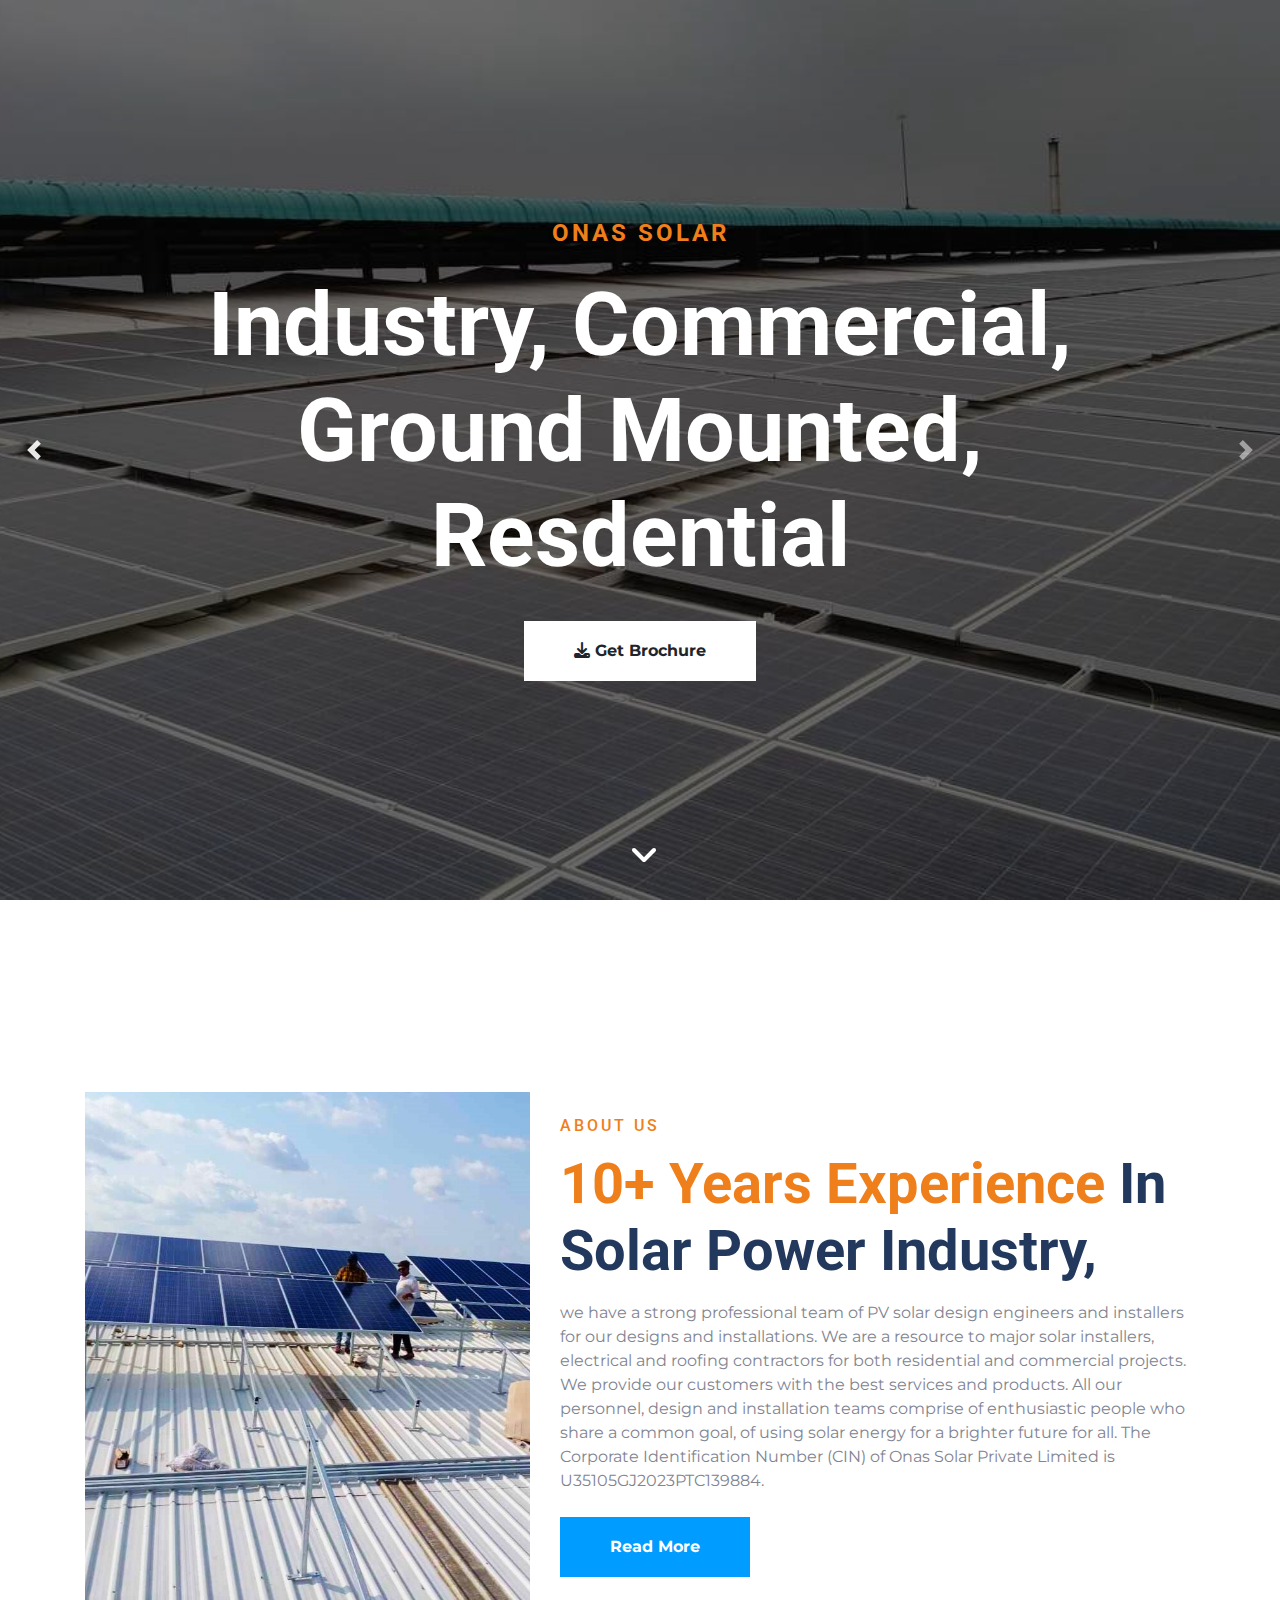
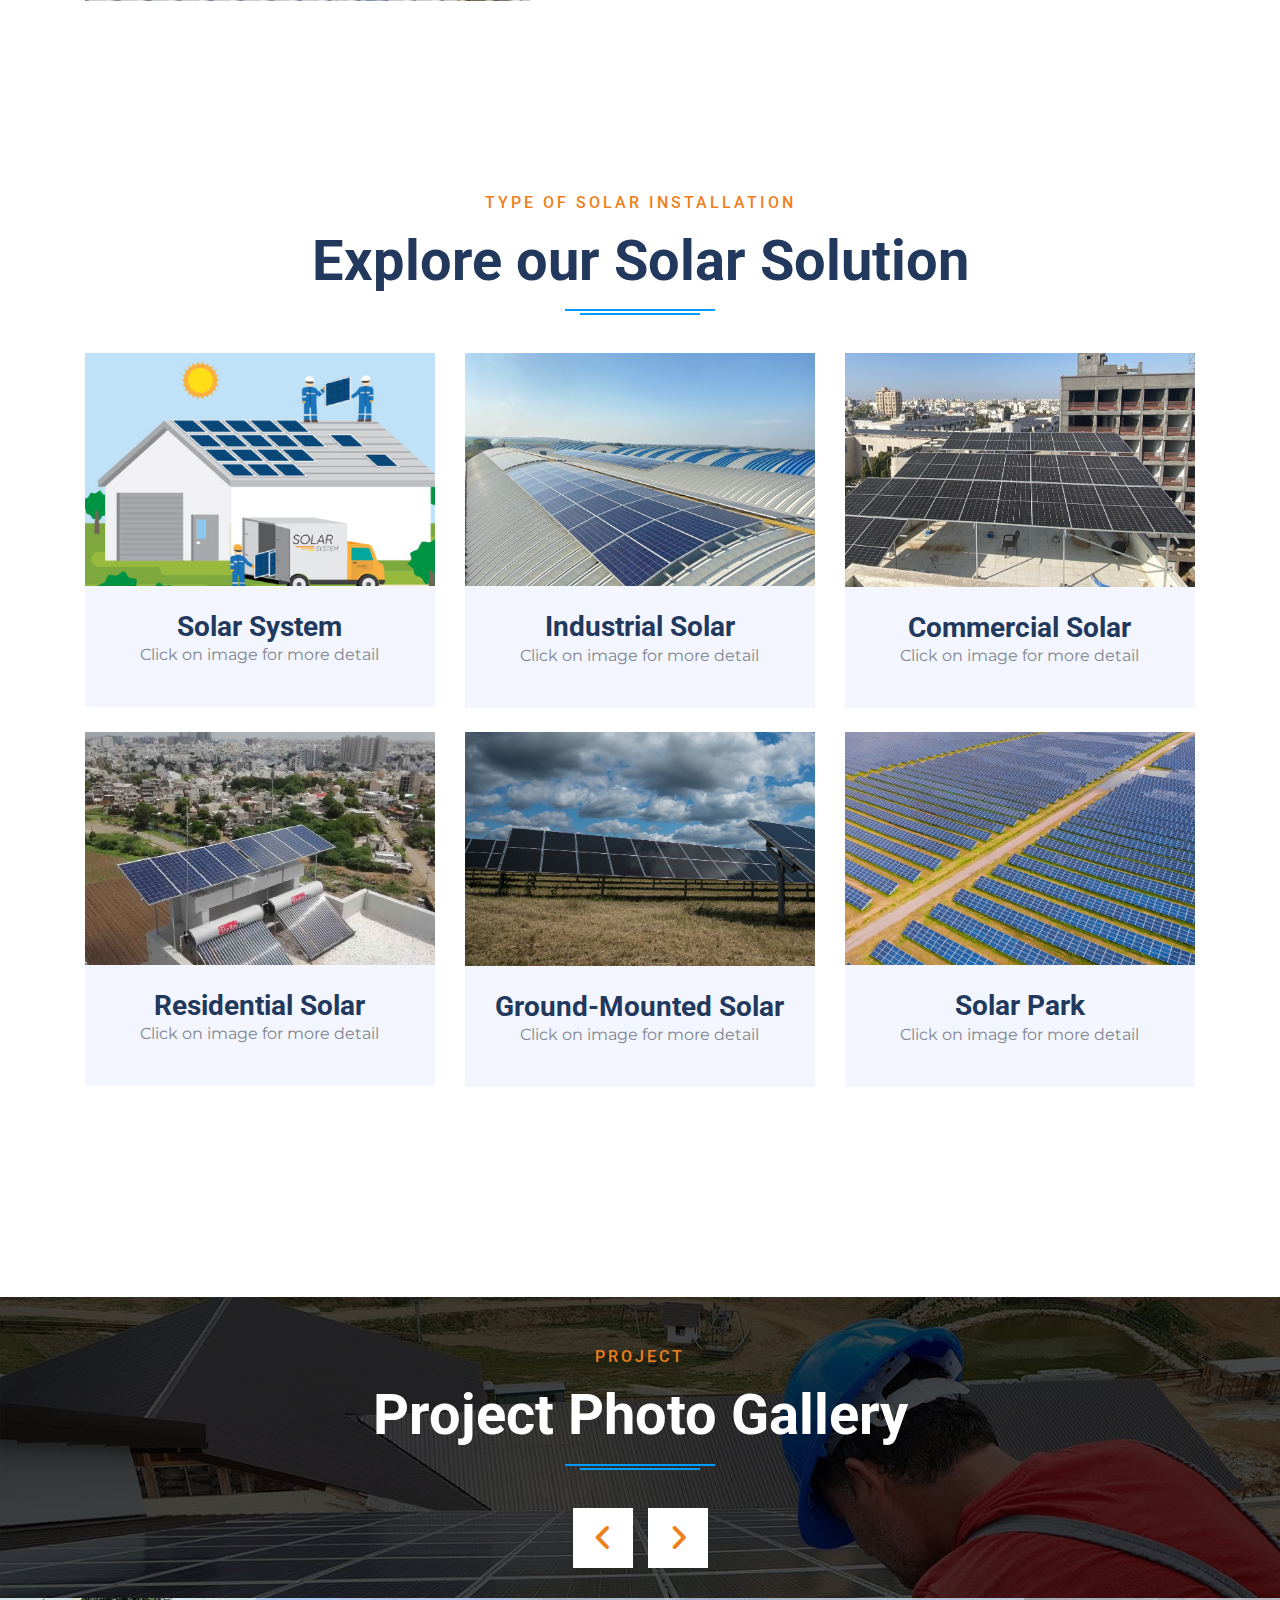
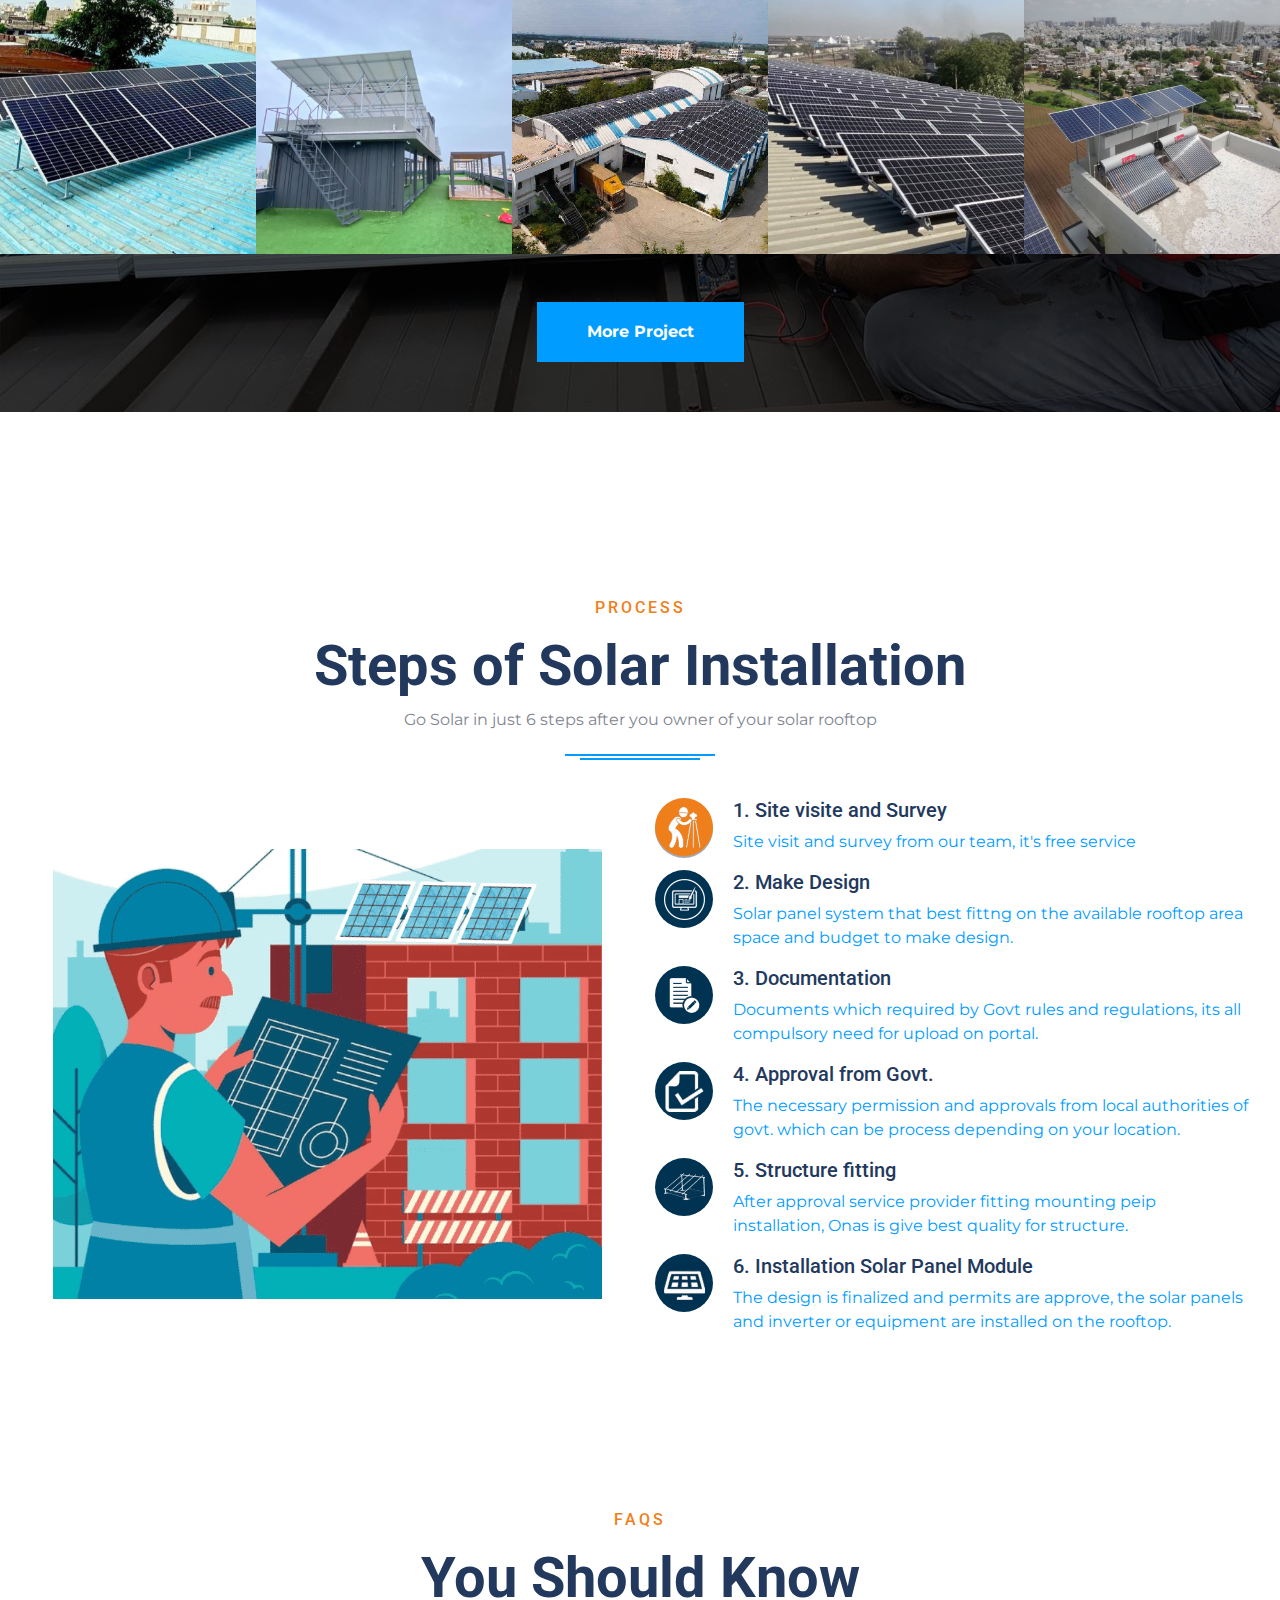
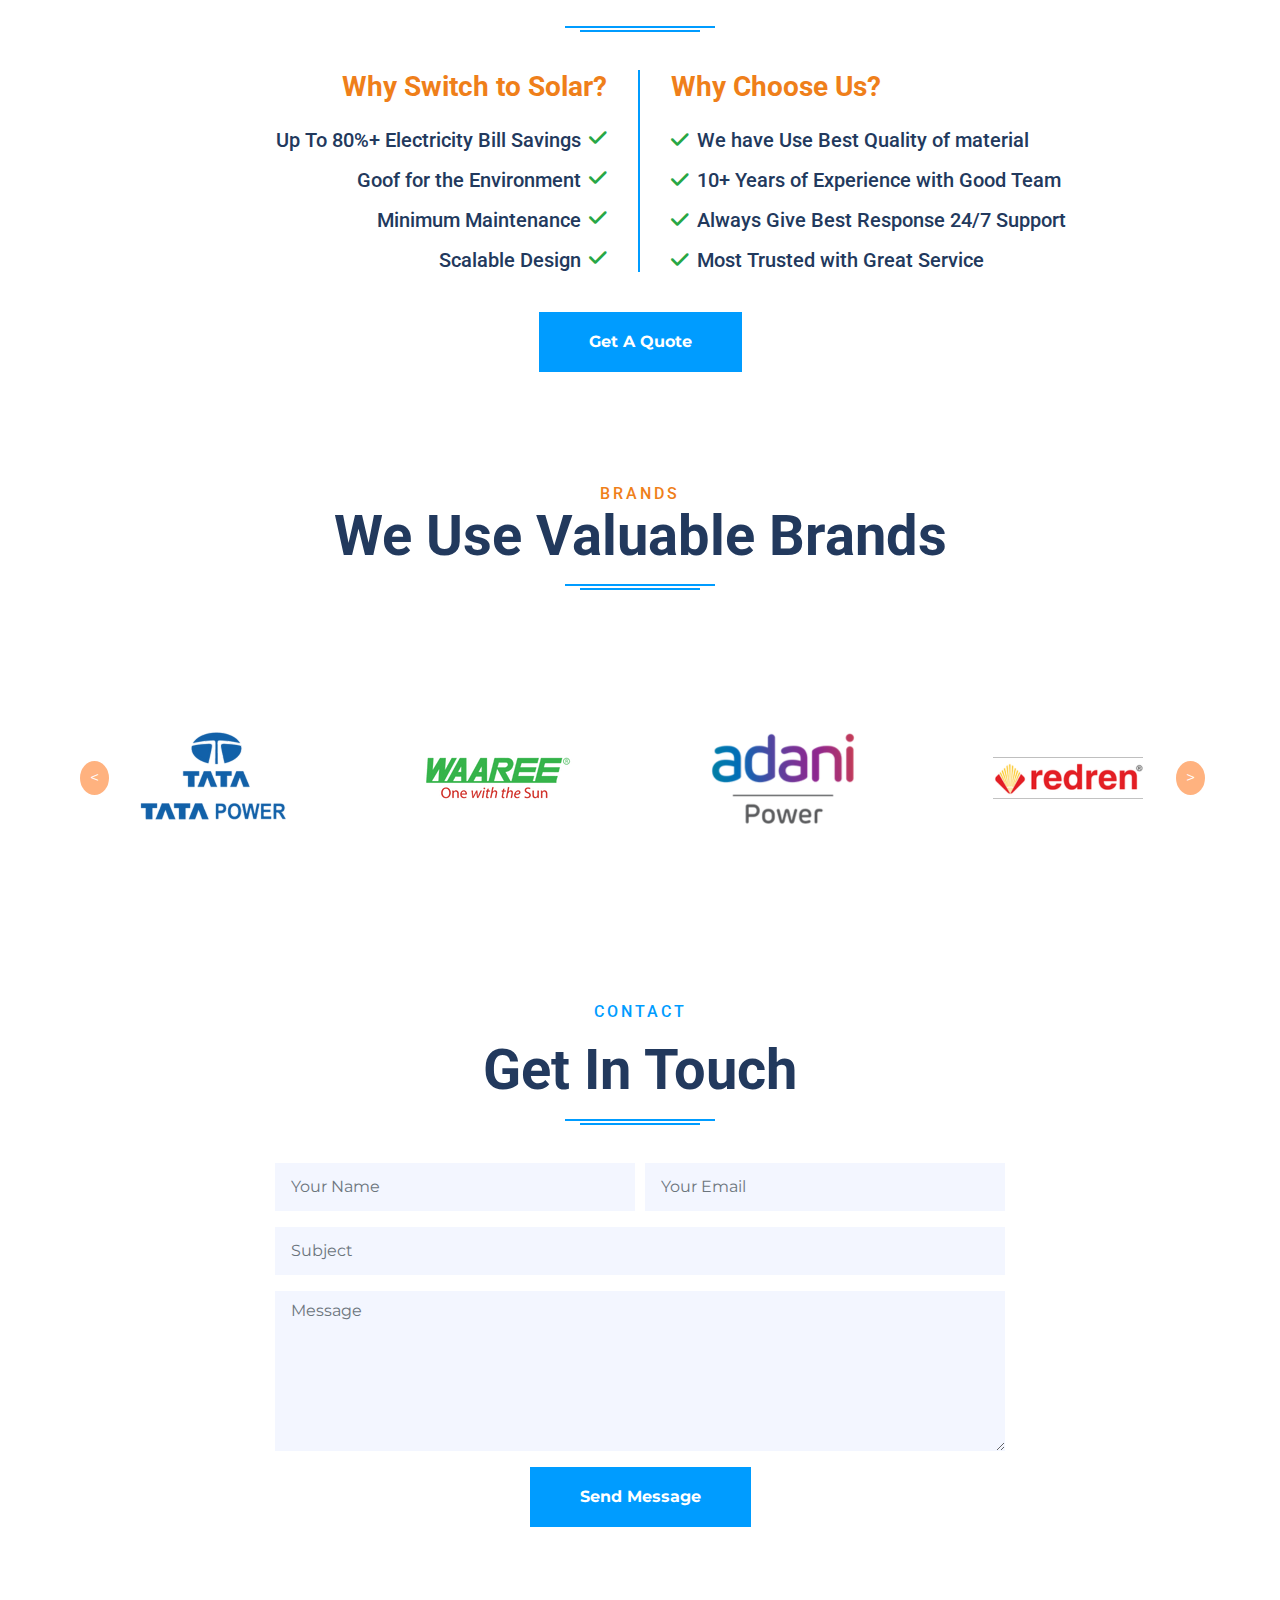
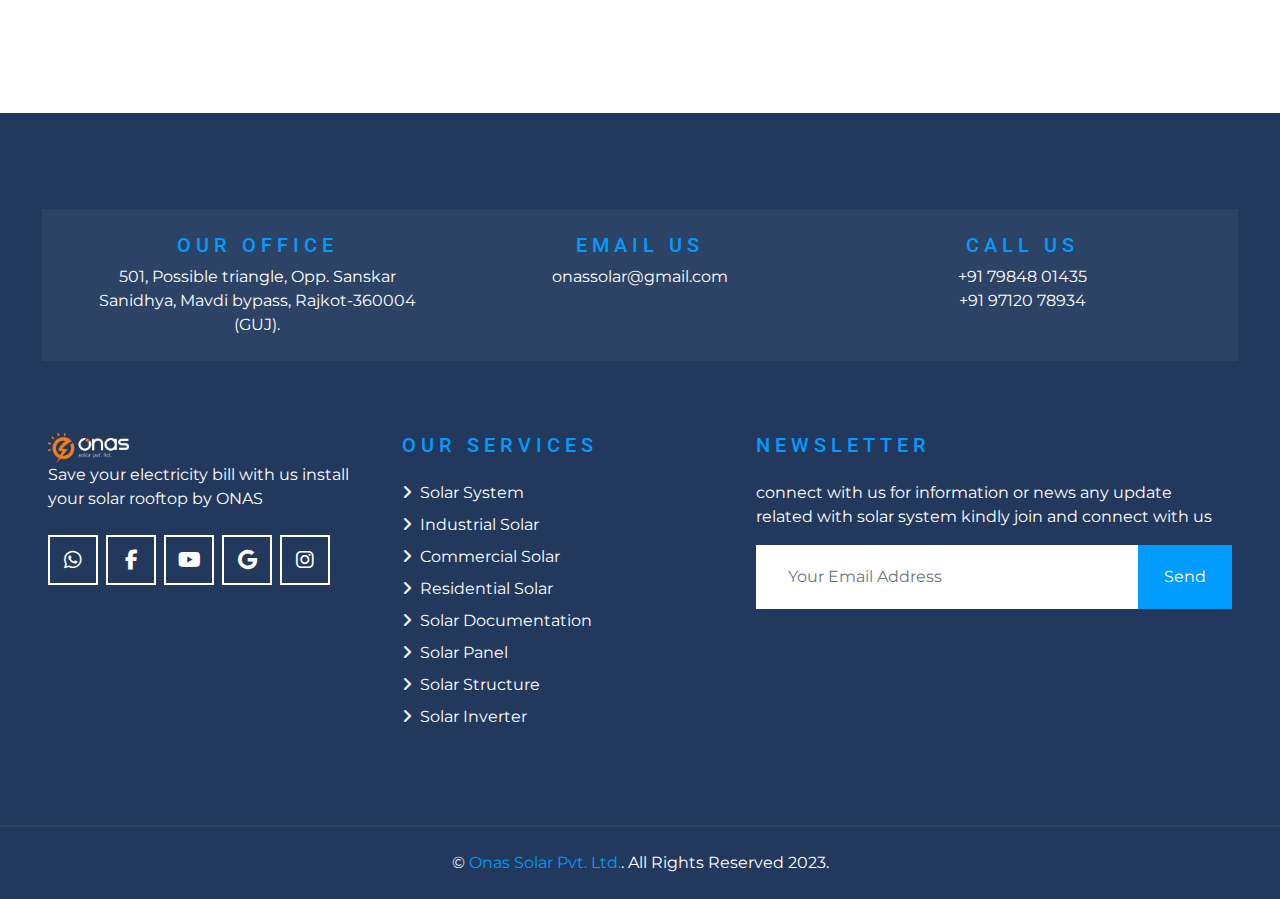
<file: index.html>
<!DOCTYPE html>
<html lang="en">

<head>
    <meta charset="utf-8">
    <title>Onas Solar Private Limited</title>
    <meta content="width=device-width, initial-scale=1.0" name="viewport">
    <meta content="solar system, onas solar, solar installation, rooftop solar, solar panel, solar installer company, commercial solar, industrial solar system, onas solar private limited, onas solar pv module, onas solarstructure, solar panel onas services" name="keywords">
    <meta content="EPC service provider onas solar. save electricity bill with us, install your solar system contact us Onas Solar Private Limited. all type of solar installation Industry, commercial, Resdential solar system, fitting structure install solar panel....." name="description">

    <!-- Favicon -->
    <link href="img/favicon.ico" rel="icon">

    <!-- Google Web Fonts -->
    <link rel="preconnect" href="https://fonts.gstatic.com">
    <link href="https://fonts.googleapis.com/css2?family=Montserrat&family=Roboto:wght@500;700&display=swap" rel="stylesheet"> 

    <!-- Font Awesome -->
    <link href="https://cdnjs.cloudflare.com/ajax/libs/font-awesome/6.4.2/css/all.min.css" rel="stylesheet">

    <!-- Libraries Stylesheet -->
    <link href="lib/owlcarousel/assets/owl.carousel.min.css" rel="stylesheet">
    <link href="lib/lightbox/css/lightbox.min.css" rel="stylesheet">

    <!-- Customized Bootstrap Stylesheet -->
    <link href="css/style.css" rel="stylesheet">

    <!-- load more in model -->
    <link rel="stylesheet" type="text/css" href="css/style.css" />

</head>

<body data-spy="scroll" data-target=".navbar" data-offset="51">
    <!-- Navbar Start -->
    <nav class="navbar fixed-top shadow-sm navbar-expand-lg bg-dark navbar-dark py-1 py-lg-0 px-lg-5">
        <a href="index.html" class="navbar-brand d-block d-lg-none w-50">
            <img src="img/logowhite.png" alt="onas solar logo" class="img-fluid"> <!-- Mobile logo-->
        </a>
        <button type="button" class="navbar-toggler rounded align-items-center" data-toggle="collapse" data-target="#navbarCollapse">
            <span class="fa fa-stream p-1"></span>
        </button>
        <div class="collapse navbar-collapse justify-content-between" id="navbarCollapse">
            <div class="navbar-nav ml-auto py-0 text-center">
                <a href="#home" class="nav-item nav-link active">Home</a>
                <a href="about.html" class="nav-item nav-link">About</a>
                <a href="type.html" class="nav-item nav-link">Types</a>
                <a href="project.html" class="nav-item nav-link">Project</a>
            </div>
            <a href="index.html" class="navbar-brand navbar-brand-logo px-4 mx-auto text-center d-none d-lg-block w-25"> <!-- Dekstop logo-->
                <img src="img/logowhite.png" alt="onas logo" class="img-fluid p-0 m-0">
            </a>
            <div class="navbar-nav mr-auto py-0 text-center">
                <a href="sevice.html" class="nav-item nav-link">Services</a>
                <a href="contact.html" class="nav-item nav-link">Contact</a>
                <a href="tel:+917984801435" target="_blank" class="nav-item nav-link header_btn"><i class="fa fa-phone"></i> Call Now</a>
            </div>
        </div>
    </nav>
    <!-- Navbar End -->


    <!-- Carousel Start -->
    <div class="container-fluid p-0 mb-5 pb-5" id="home">
        <div id="header-carousel" class="carousel slide carousel-fade" data-ride="carousel">
            <div class="carousel-inner">
                <div class="carousel-item position-relative active" style="height: 100vh; min-height: 400px;">
                    <img class="position-absolute w-100 h-100" src="img/banner1.jpg" alt="onas solar image" style="object-fit: cover;">
                    <div class="carousel-caption d-flex flex-column align-items-center justify-content-center">
                        <div class="p-3" style="max-width: 900px;">
                            <h4 class="text-white text-uppercase mb-4" style="letter-spacing: 3px; color: #EF7F1A !important; font-weight: bolder !important;">Onas Solar</h4>
                            <h3 class="display-2 font-secondary text-white mb-4">Industry, Commercial, Ground Mounted, Resdential</h3>
                            <a class="btn btn-light font-weight-bold py-3 px-5 mt-2 btn-scroll" href="brochure/brochure.pdf" target="_blank"><i class="fa fa-download"></i> Get  Brochure </a>
                        </div>
                    </div>
                </div>

                <div class="carousel-item position-relative" style="height: 100vh; min-height: 400px;">
                    <img class="position-absolute w-100 h-100" src="img/banner2.jpg" alt="onas solar image" style="object-fit: cover;">
                    <div class="carousel-caption d-flex flex-column align-items-center justify-content-center">
                        <div class="p-3" style="max-width: 900px;">
                            <h4 class="text-white text-uppercase mb-5" style="letter-spacing: 3px; color: #EF7F1A !important; font-weight: bolder !important;">Onas Solar</h4>
                            <h3 class="display-2 font-secondary text-white mb-4">Let The Sun Work For Your Rooftop Solar</h3>
                            <a class="btn btn-light font-weight-bold py-3 px-5 mt-2 btn-scroll" href="tel:+917984801435" target="_blank"><i class="fa fa-phone"></i> Call Now</a>
                        </div>
                    </div>
                </div>

                <div class="carousel-item position-relative" style="height: 100vh; min-height: 400px;">
                    <img class="position-absolute w-100 h-100" src="img/banner3.jpg" alt="onas solar image" style="object-fit: cover;">
                    <div class="carousel-caption d-flex flex-column align-items-center justify-content-center">
                        <div class="p-3" style="max-width: 900px;">
                            <h4 class="text-white text-uppercase mb-5" style="letter-spacing: 3px; color: #EF7F1A !important; font-weight: bolder !important;">Onas Solar</h4>
                            <h3 class="display-2 font-secondary text-white mb-4">Let The Sun Work For Your Rooftop Solar</h3>
                            <a class="btn btn-light font-weight-bold py-3 px-5 mt-2 btn-scroll" href="tel:+917984801435" target="_blank"><i class="fa fa-phone"></i> Call Now</a>
                        </div>
                    </div>
                </div>

                <div class="carousel-item position-relative" style="height: 100vh; min-height: 400px;">
                    <img class="position-absolute w-100 h-100" src="img/banner4.jpg" alt="onas solar image" style="object-fit: cover;">
                    <div class="carousel-caption d-flex flex-column align-items-center justify-content-center">
                        <div class="p-3" style="max-width: 900px;">
                            <h4 class="text-white text-uppercase mb-5" style="letter-spacing: 3px; color: #EF7F1A !important; font-weight: bolder !important;">Onas Solar</h4>
                            <h3 class="display-2 font-secondary text-white mb-4">Complished the highest installation in GEDA 2022-2023</h3>
                            <a class="btn btn-light font-weight-bold py-3 px-5 mt-2 btn-scroll" href="brochure/brochure.pdf" target="_blank"><i class="fa fa-download"></i> Get Brochure</a>
                        </div>
                    </div>
                </div>
            </div>
            <a class="carousel-control-prev justify-content-start" href="#header-carousel" data-slide="prev">
                <div class="btn px-0" style="width: 68px; height: 68px;">
                    <span class="carousel-control-prev-icon mt-3"></span>
                </div>
            </a>
            <a class="carousel-control-next justify-content-end" href="#header-carousel" data-slide="next">
                <div class="btn px-0" style="width: 68px; height: 68px;">
                    <span class="carousel-control-next-icon mt-3"></span>
                </div>
            </a>
        </div>
    </div>
    <!-- Carousel End -->


    <!-- About Start -->
    <div class="container-fluid py-5" id="about">
        <div class="container py-5">
            <div class="row align-items-center">
                <div class="col-lg-5" id="aboutimg">
                    <img class="img-fluid mb-4 mb-lg-0" src="img/about.jpg" alt="onas solar about">
                </div>
                <div class="col-lg-7">
                    <h6 class="text-uppercase text-primary mb-3" style="letter-spacing: 3px; color: #EF7F1A !important;">About Us</h6>
                    <h1 class="display-4 mb-3"><span style="color: #EF7F1A !important;">10+ Years Experience</span> In Solar Power Industry,</h1>
                    <p>we have a strong professional team of PV solar design engineers and installers for our designs and 
                        installations. We are a resource to major solar installers, electrical and roofing contractors for both 
                        residential and commercial projects. We provide our customers with the best services and products.
                        All our personnel, design and installation teams comprise of enthusiastic people who share a common goal, 
                        of using solar energy for a brighter future for all. The Corporate Identification Number (CIN) of Onas Solar Private Limited is U35105GJ2023PTC139884. </p>
                    <a href="about.html" class="btn btn-primary font-weight-bold py-3 px-5 mt-2" type="button">Read More</a>
                </div>
            </div>
        </div>
    </div>
    <!-- About End -->


    <!-- Type Start -->
    <div class="container-fluid py-5" id="service">
        <div class="container py-5">
            <div class="section-title position-relative text-center">
                <h6 class="text-uppercase text-primary mb-3" style="letter-spacing: 3px;  color: #EF7F1A !important;">Type of Solar Installation</h6>
                <h1 class="font-secondary display-4">Explore our Solar Solution</h1>
            </div>
            <div class="row">
                 <!-- Solar system -->
                <div class="col-lg-4 mb-3">
                    <div class="product-item mb-2">
                        <div class="product-img">
                            <img class="img-fluid" src="img/rooftop-solar-target.jpg" alt="">
                            <a type="button" class="btn btn-primary" data-toggle="modal" data-target="#solarsystem">
                                <i class="fa fa-2x fa-plus text-white"></i>
                            </a>
                        </div>
                        <div class="bg-secondary text-center p-4">
                            <h3 class="m-0">Solar System</h3>
                            <p>Click on image for more detail</p>
                        </div>
                    </div>
                </div>
                 <!-- Industrial Solar -->
                <div class="col-lg-4 mb-3">
                    <div class="product-item mb-2">
                        <div class="product-img">
                            <img class="img-fluid" src="img/industry2.jpg" alt="">
                            <a type="button" class="btn btn-primary" data-toggle="modal" data-target="#industrialmodel">
                                <i class="fa fa-2x fa-plus text-white"></i>
                            </a>
                        </div>
                        <div class="bg-secondary text-center p-4">
                            <h3 class="m-0">Industrial Solar</h3>
                            <p>Click on image for more detail</p>
                        </div>
                    </div>
                </div>
                 <!-- Commercial Solar -->
                <div class="col-lg-4 mb-3">
                    <div class="product-item mb-2">
                        <div class="product-img">
                            <img class="img-fluid" src="img/commercial2.jpg" alt="">
                            <a type="button" class="btn btn-primary" data-toggle="modal" data-target="#commercialmodel">
                                <i class="fa fa-2x fa-plus text-white"></i>
                            </a>
                        </div>
                        <div class="bg-secondary text-center p-4">
                            <h3 class="m-0">Commercial Solar</h3>
                            <p>Click on image for more detail</p>
                        </div>
                    </div>
                </div>
                <!-- Residential Solar -->
                <div class="col-lg-4 mb-3">
                    <div class="product-item mb-2">
                        <div class="product-img">
                            <img class="img-fluid" src="img/residential1.jpg" alt="">
                            <a type="button" class="btn btn-primary" data-toggle="modal" data-target="#residentialmodel">
                                <i class="fa fa-2x fa-plus text-white"></i>
                            </a>
                        </div>
                        <div class="bg-secondary text-center p-4">
                            <h3 class="m-0">Residential Solar</h3>
                            <p>Click on image for more detail</p>
                        </div>
                    </div>
                </div>

                <!-- Ground Solar -->
                <div class="col-lg-4 mb-3">
                    <div class="product-item mb-2">
                        <div class="product-img">
                            <img class="img-fluid" src="img/ground1.jpg" alt="">
                            <a type="button" class="btn btn-primary" data-toggle="modal" data-target="#groundmodel">
                                <i class="fa fa-2x fa-plus text-white"></i>
                            </a>
                        </div>
                        <div class="bg-secondary text-center p-4">
                            <h3 class="m-0">Ground-Mounted Solar</h3>
                            <p>Click on image for more detail</p>
                        </div>
                    </div>
                </div>

                <!-- Solar Park -->
                <div class="col-lg-4 mb-3">
                    <div class="product-item mb-2">
                        <div class="product-img">
                            <img class="img-fluid" src="img/solarpark.jpg" alt="">
                            <a type="button" class="btn btn-primary" data-toggle="modal" data-target="#exampleModalLong">
                                <i class="fa fa-2x fa-plus text-white"></i>
                            </a>
                        </div>
                        <div class="bg-secondary text-center p-4">
                            <h3 class="m-0">Solar Park</h3>
                            <p>Click on image for more detail</p>
                        </div>
                    </div>
                </div>
            </div>
        </div>
    </div>
    <!-- Type End -->


    <!-- Gallery Start -->
    <div class="container-fluid bg-gallery" id="project" style="padding: 50px 0; margin: 90px 0;">
        <div class="section-title position-relative text-center" style="margin-bottom: 120px;">
            <h6 class="text-uppercase text-primary mb-3" style="letter-spacing: 3px; color: #EF7F1A !important;">Project</h6>
            <h1 class="font-secondary display-4 text-white">Project Photo Gallery</h1>
        </div>
        <div class="owl-carousel gallery-carousel">
            <div class="gallery-item">
                <img class="img-fluid w-100" src="img/gallary/gallary1.jpg" alt="onas solar projects">
                <a class="btn btn-primary" href="img/gallary/gallary1.jpg" data-lightbox="gallery">
                    <i class="fa fa-2x fa-plus text-white"></i>
                </a>
            </div>
            <div class="gallery-item">
                <img class="img-fluid w-100" src="img/gallary/gallary2.jpg" alt="onas solar projects">
                <a class="btn btn-primary" href="img/gallary/gallary2.jpg" data-lightbox="gallery">
                    <i class="fa fa-2x fa-plus text-white"></i>
                </a>
            </div>
            <div class="gallery-item">
                <img class="img-fluid w-100" src="img/gallary/gallary3.jpg" alt="onas solar projects">
                <a class="btn btn-primary" href="img/gallary/gallary3.jpg" data-lightbox="gallery">
                    <i class="fa fa-2x fa-plus text-white"></i>
                </a>
            </div>
            <div class="gallery-item">
                <img class="img-fluid w-100" src="img/gallary/gallary4.jpg" alt="onas solar projects">
                <a class="btn btn-primary" href="img/gallary/gallary4.jpg" data-lightbox="gallery">
                    <i class="fa fa-2x fa-plus text-white"></i>
                </a>
            </div>
            <div class="gallery-item">
                <img class="img-fluid w-100" src="img/gallary/gallary7.jpg" alt="onas solar projects">
                <a class="btn btn-primary" href="img/gallary/gallary7.jpg" data-lightbox="gallery">
                    <i class="fa fa-2x fa-plus text-white"></i>
                </a>
            </div>
            <div class="gallery-item">
                <img class="img-fluid w-100" src="img/gallary/gallary5.jpg" alt="onas solar projects">
                <a class="btn btn-primary" href="img/gallary/gallary5.jpg" data-lightbox="gallery">
                    <i class="fa fa-2x fa-plus text-white"></i>
                </a>
            </div>
            <div class="gallery-item">
                <img class="img-fluid w-100" src="img/gallary/gallary6.jpg" alt="onas solar projects">
                <a class="btn btn-primary" href="img/gallary/gallary6.jpg" data-lightbox="gallery">
                    <i class="fa fa-2x fa-plus text-white"></i>
                </a>
            </div>
        </div>

        <div class="project-btn text-center pt-5 pb-0">
            <a href="project.html" target="_blank" class="btn btn-primary font-weight-bold py-3 px-5">More Project</a>
        </div>
    </div>
    <!-- Gallery End -->



    <!--============ Step process ==========-->
    <div class="container-fluid py-5" id="steps_solar">
        <div class="container-fluid py-5">
            <div class="section-title position-relative text-center">
                <h6 class="text-uppercase text-primary mb-3" style="letter-spacing: 3px; color: #EF7F1A !important;">Process</h6>
                <h1 class="display-4">Steps of Solar Installation</h1>
                <p>Go Solar in just 6 steps after you owner of your solar rooftop</p>
            </div>

            <div class="row align-items-center">
                <!-- image -->
                <div class="col-lg-6 p-lg-0">
                    <div class="tab-content justify-content-end" id="myTabContent">
                        <div class="tab-pane fade show active text-center" id="sitevisite" role="tabpanel">
                            <img src="img/step/1sitevisitGraphic.png" alt="onas site survey" class="img-fluid">
                        </div>

                        <div class="tab-pane fade text-center" id="makedesign" role="tabpanel">
                            <img src="img/step/2design.png" alt="onas site survey" class="img-fluid">
                        </div>

                        <div class="tab-pane fade text-center" id="documentation" role="tabpanel">
                            <img src="img/step/3documantation.png" alt="onas site survey" class="img-fluid">
                        </div>

                        <div class="tab-pane fade text-center" id="permiting" role="tabpanel">
                            <img src="img/step/4permtting.png" alt="onas site survey" class="img-fluid">
                        </div>

                        <div class="tab-pane fade text-center" id="structure" role="tabpanel">
                            <img src="img/step/5structure.png" alt="onas site survey" class="img-fluid">
                        </div>

                        <div class="tab-pane fade text-center" id="installation" role="tabpanel">
                            <img src="img/step/6installation.png" alt="onas site survey" class="img-fluid">
                        </div>

                    </div>
                </div>

                <div class="col-lg-6 position-relative">
                    <div class="steps-area">
                        <ul class="nav">
                            <li>
                              <a data-bs-toggle="tab" href="#sitevisite" class="active text-decoration-none d-inline-block">
                                <span class="steps-icon">
                                    <img src="img/step/site-visit-icon.png" alt="sitevisit onas">
                                </span>
                                <h5>1. Site visite and Survey</h5>
                                <p>Site visit and survey from our team, it's free service</p>
                              </a>
                            </li>
                            <li>
                              <a data-bs-toggle="tab" href="#makedesign" class="text-decoration-none">
                                <span class="steps-icon">
                                    <img src="img/step/design-icon.png" alt="sitevisit onas">
                                </span>
                                <h5>2. Make Design</h5>
                                <p>Solar panel system that best fittng on the available rooftop area space and budget to make design.</p>
                              </a>
                            </li>
                            <li>
                              <a data-bs-toggle="tab" href="#documentation" class="text-decoration-none">
                                <span class="steps-icon">
                                    <img src="img/step/documentation-icon.png" alt="sitevisit onas">
                                </span>
                                <h5>3. Documentation</h5>
                                <p>Documents which required by Govt rules and regulations, its all compulsory need for upload on portal.</p>
                              </a>
                            </li>
                            <li>
                              <a data-bs-toggle="tab" href="#permiting" class="text-decoration-none">
                                <span class="steps-icon">
                                    <img src="img/step/approve-icon.png" alt="sitevisit onas">
                                </span>
                                <h5>4. Approval from Govt.</h5>
                                <p>The necessary permission and approvals from local authorities of govt. which can be process depending on your location.</p>
                              </a>
                            </li>
                            <li>
                              <a data-bs-toggle="tab" href="#structure" class="text-decoration-none">
                                <span class="steps-icon">
                                    <img src="img/step/structure-icon.png" alt="sitevisit onas">
                                </span>
                                <h5>5. Structure fitting</h5>
                                <p>After approval service provider fitting mounting peip installation, Onas is give best quality for structure.</p>
                              </a>
                            </li>
                            <li>
                              <a data-bs-toggle="tab" href="#installation" class="text-decoration-none">
                                <span class="steps-icon">
                                    <img src="img/step/solar-module-icon.png" alt="sitevisit onas">
                                </span>
                                <h5>6. Installation Solar Panel Module</h5>
                                <p>The design is finalized and permits are approve, the solar panels and inverter or equipment are installed on the rooftop.</p>
                              </a>
                            </li>
                        </ul>
                    </div>
                </div>
            </div>
        </div>
    </div>
    <!--============ Step process end ==========-->


    <!-- FAQs Start -->
    <div class="container-fluid py-3" id="faqs">
        <div class="container py-5">
            <div class="section-title position-relative text-center">
                <h6 class="text-uppercase text-primary mb-3" style="letter-spacing: 3px; color: #EF7F1A !important;">FAQs</h6>
                <h1 class="display-4">You Should Know</h1>
            </div>
            <div class="row">
                <div class="col-md-6 border-right border-primary">
                    <div class="text-center text-md-right mr-md-3 mb-4 mb-md-0">
                        <h3 class="mb-4" style="color: #EF7F1A !important;">Why Switch to Solar?</h3>
                        <h5 class="mb-3"><i class="fa fa-check text-success float-md-right mr-2 mr-md-0 ml-md-2"></i>Up To 80%+ Electricity Bill Savings</h5>
                        <h5 class="mb-3"><i class="fa fa-check text-success float-md-right mr-2 mr-md-0 ml-md-2"></i>Goof for the Environment</h5>
                        <h5 class="mb-3"><i class="fa fa-check text-success float-md-right mr-2 mr-md-0 ml-md-2"></i>Minimum Maintenance </h5>
                        <h5 class="mb-0"><i class="fa fa-check text-success float-md-right mr-2 mr-md-0 ml-md-2"></i>Scalable Design</h5>
                    </div>
                </div>
                <div class="col-md-6">
                    <div class="text-center text-md-left ml-md-3">
                        <h3 class="mb-4" style="color: #EF7F1A !important;">Why Choose Us?</h3>
                        <h5 class="mb-3"><i class="fa fa-check text-success mr-2"></i>We have Use Best Quality of material</h5>
                        <h5 class="mb-3"><i class="fa fa-check text-success mr-2"></i>10+ Years of Experience with Good Team</h5>
                        <h5 class="mb-3"><i class="fa fa-check text-success mr-2"></i>Always Give Best Response 24/7 Support</h5>
                        <h5 class="mb-0"><i class="fa fa-check text-success mr-2"></i>Most Trusted with Great Service</h5>
                    </div>
                </div>
                <div class="col-md-12 text-center pt-3">
                    <a class="btn btn-primary font-weight-bold py-3 px-5 mt-4 btn-scroll" href="#contact">Get A Quote</a>
                </div>
            </div>
        </div>
    </div>
    <!-- FAQs End -->


    <!-- Testimonial Start -->
    <!-- <div class="container-fluid py-5" id="testimonial">
        <div class="container py-5">
            <div class="section-title position-relative text-center" style="margin-bottom: 120px;">
                <h6 class="text-uppercase text-primary mb-3" style="letter-spacing: 3px; color: #EF7F1A !important;">Testimonial</h6>
                <h1 class="display-4">Our Clients Say</h1>
            </div>
            <div class="row justify-content-center">
                <div class="col-lg-8">
                    <div class="owl-carousel testimonial-carousel">
                        <div class="text-center">
                            <img class="img-fluid mx-auto mb-3" src="img/testimonial-1.jpg" style="width: 100px;">
                            <p style="font-size: 22px;">Dolor eirmod diam stet kasd sed. Aliqu rebum est eos. Rebum elitr dolore et eos labore, stet justo sed est sed. Diam sed sed dolor stet amet eirmod eos labore diam</p>
                            <h4>Client Name</h4>
                            <span>Profession</span>
                        </div>
                        <div class="text-center">
                            <img class="img-fluid mx-auto mb-3" src="img/testimonial-2.jpg" style="width: 100px;">
                            <p style="font-size: 22px;">Dolor eirmod diam stet kasd sed. Aliqu rebum est eos. Rebum elitr dolore et eos labore, stet justo sed est sed. Diam sed sed dolor stet amet eirmod eos labore diam</p>
                            <h4>Client Name</h4>
                            <span>Profession</span>
                        </div>
                    </div>
                </div>
            </div>
        </div>
    </div> -->
    <!-- Testimonial End -->

    <!-- Brand SLider -->
    <div class="container my-5" id="brands">
        <div class="section-title position-relative text-center" style="margin-bottom: 120px;">
            <h6 class="text-uppercase text-primary mb-0" style="letter-spacing: 3px; color: #EF7F1A !important;">BRANDS</h6>
            <h1 class="display-4">We Use Valuable Brands</h1>
        </div>
        <div class="row">
            <ul id="rcbrand2">
                <li><img src="img/brands/brand.png"/></li>
                <li><img src="img/brands/brand (1).png"/></li>
                <li><img src="img/brands/brand (2).png"/></li>
                <li><img src="img/brands/brand (3).png"/></li>
                <li><img src="img/brands/brand (4).png"/></li>
                <li><img src="img/brands/brand (5).png"/></li>
                <li><img src="img/brands/brand (6).png"/></li>
            </ul>
        </div>
    </div>
    <!-- Brand SLider -->

    <!-- Contact Start -->
    <div class="container-fluid py-5" id="contact">
        <div class="container py-5">
            <div class="section-title position-relative text-center">
                <h6 class="text-uppercase text-primary mb-3" style="letter-spacing: 3px;">Contact</h6>
                <h1 class="font-secondary display-4">Get In Touch</h1>
            </div>
            <div class="row justify-content-center">
                <div class="col-lg-8">
                    <div class="contact-form">
                        <div id="success"></div>
                        <form name="sentMessage" id="contactForm" novalidate="novalidate">
                            <div class="form-row">
                                <div class="col-sm-6 control-group">
                                    <input type="text" class="form-control bg-secondary border-0 py-4 px-3" id="name" placeholder="Your Name" required="required" data-validation-required-message="Please enter your name" />
                                    <p class="help-block text-danger"></p>
                                </div>
                                <div class="col-sm-6 control-group">
                                    <input type="email" class="form-control bg-secondary border-0 py-4 px-3" id="email" placeholder="Your Email" required="required" data-validation-required-message="Please enter your email" />
                                    <p class="help-block text-danger"></p>
                                </div>
                            </div>
                            <div class="control-group">
                                <input type="text" class="form-control bg-secondary border-0 py-4 px-3" id="subject" placeholder="Subject" required="required" data-validation-required-message="Please enter a subject" />
                                <p class="help-block text-danger"></p>
                            </div>
                            <div class="control-group">
                                <textarea class="form-control bg-secondary border-0 py-2 px-3" rows="6" id="message" placeholder="Message" required="required" data-validation-required-message="Please enter your message"></textarea>
                                <p class="help-block text-danger"></p>
                            </div>
                            <div class="text-center">
                                <button class="btn btn-primary font-weight-bold py-3 px-5" type="submit" id="sendMessageButton">Send Message</button>
                            </div>
                        </form>
                    </div>
                </div>
            </div>
        </div>
    </div>
    <!-- Contact End -->


    <!--=================== Footer Start ===================-->
    <div class="container-fluid bg-dark text-white py-5 px-sm-3 px-lg-5" style="margin-top: 90px;">
        <div class="row pt-5">
            <div class="col-12 mb-4 px-4">
                <div class="row mb-5 p-4" style="background: rgba(256, 256, 256, .05);">
                    <div class="col-md-4">
                        <div class="text-md-center">
                            <h5 class="text-primary text-uppercase mb-2" style="letter-spacing: 5px;">Our Office</h5>
                            <a href="https://maps.app.goo.gl/AwwrCyhQ2qf8WptW7" target="_blank"><p class="mb-4 m-md-0 text-white text-decoration-none">501, Possible triangle, Opp. Sanskar Sanidhya, Mavdi bypass, Rajkot-360004 (GUJ).</p></a>
                        </div>
                    </div>
                    <div class="col-md-4">
                        <div class="text-md-center">
                            <h5 class="text-primary text-uppercase mb-2" style="letter-spacing: 5px;">Email Us</h5>
                            <a href="mailto:onassolar@gmail.com" target="_blank"><p class="mb-4 m-md-0 text-white text-decoration-none">onassolar@gmail.com</p></a>
                        </div>
                    </div>
                    <div class="col-md-4">
                        <div class="text-md-center">
                            <h5 class="text-primary text-uppercase mb-2" style="letter-spacing: 5px;">Call Us</h5>
                            <a href="tel:+917984801435" target="_blank"><p class="m-0 text-white text-decoration-none ">+91 79848 01435</p></a>
                            <a href="tel:+919712078934" target="_blank"><p class="m-0 text-white text-decoration-none ">+91 97120 78934</p></a>
                        </div>
                    </div>
                </div>
            </div>
            <div class="col-lg-7 col-md-12">
                <div class="row">
                    <div class="col-md-6 mb-5">
                        <p>
                            <img src="img/logowhite.png" alt="" class="img-fluid w-25"> <br>
                            Save your electricity bill with us install your solar rooftop by ONAS 
                        </p>
                        <div class="d-flex justify-content-start mt-4">
                            <a class="btn btn-lg btn-outline-light btn-lg-square mr-2" href="https://wa.link/7g0b2z" target="_blank"><i class="fab fa-whatsapp"></i></a>

                            <a class="btn btn-lg btn-outline-light btn-lg-square mr-2" href="https://www.facebook.com/p/ONAS-SOLAR-PVT-LTD-100063786355840/" target="_blank"><i class="fab fa-facebook-f"></i></a>

                            <a class="btn btn-lg btn-outline-light btn-lg-square mr-2" href="https://www.youtube.com/@onassolar" target="_blank"><i class="fab fa-youtube"></i></a>
                            
                            <a class="btn btn-lg btn-outline-light btn-lg-square mr-2" href="https://m.indiamart.com/onas-renewable-energy-rajkot/"><i class="fab fa-google"></i></a>

                            <a class="btn btn-lg btn-outline-light btn-lg-square" href="https://www.instagram.com/onassolar_pvt_ltd" target="_blank"><i class="fab fa-instagram"></i></a>
                        </div>
                    </div>

                    <div class="col-md-6 mb-5">
                        <h5 class="text-primary text-uppercase mb-4" style="letter-spacing: 5px;">Our Services</h5>
                        <div class="d-flex flex-column justify-content-start">
                            <a class="text-white btn-scroll mb-2" href="#service"><i class="fa fa-angle-right mr-2"></i>Solar System</a>
                            <a class="text-white btn-scroll mb-2" href="#service"><i class="fa fa-angle-right mr-2"></i>Industrial Solar</a>
                            <a class="text-white btn-scroll mb-2" href="#service"><i class="fa fa-angle-right mr-2"></i>Commercial Solar</a>
                            <a class="text-white btn-scroll mb-2" href="#service"><i class="fa fa-angle-right mr-2"></i>Residential Solar</a>
                            <a class="text-white btn-scroll mb-2" href="#service"><i class="fa fa-angle-right mr-2"></i>Solar Documentation</a>
                            <a class="text-white btn-scroll mb-2" href="#service"><i class="fa fa-angle-right mr-2"></i>Solar Panel</a>
                            <a class="text-white btn-scroll mb-2" href="#service"><i class="fa fa-angle-right mr-2"></i>Solar Structure</a>
                            <a class="text-white btn-scroll" href="#service"><i class="fa fa-angle-right mr-2"></i>Solar Inverter</a>
                        </div>
                    </div>
                </div>
            </div>

            <div class="col-lg-5 col-md-12 mb-5">
                <h5 class="text-primary text-uppercase mb-4" style="letter-spacing: 5px;">Newsletter</h5>
                <p>connect with us for information or news any update related with solar system kindly join and connect with us</p>
                <div class="w-100">
                    <div class="input-group">
                        <input type="text" class="form-control border-light" style="padding: 30px;" placeholder="Your Email Address">
                        <div class="input-group-append">
                            <button class="btn btn-primary px-4">Send</button>
                        </div>
                    </div>
                </div>
            </div>
        </div>
    </div>
    <div class="container-fluid bg-dark text-white text-center border-top py-4 px-sm-3 px-md-5" style="border-color: rgba(256, 256, 256, .05) !important;">
        <p class="m-0 text-white">&copy; <a href="index.html">Onas Solar Pvt. Ltd.</a>. All Rights Reserved 2023.</p>
    </div>
    <!--================= Footer End =============-->


    <!--======================= MODEL =================-->

        <!-- solar system work -->
        <div class="modal fade" id="solarsystem" tabindex="-1" role="dialog" aria-labelledby="exampleModalLongTitle" aria-hidden="true">
            <div class="modal-dialog modal-lg" role="document">
                <div class="modal-content">
                    <div class="modal-header">
                        <h5 class="modal-title" id="exampleModalLongTitle">Solar Energy System</h5>
                        <button type="button" class="close" data-dismiss="modal" aria-label="Close">
                            <span aria-hidden="true">&times;</span>
                        </button>
                    </div>
                    <div class="modal-body">
                        <div class="container">
                            <div class="row">
                                <img class="img-fluid mb-4" src="img/Solar-Power-Plant.gif" alt="">
                            </div>
                            <p><h5>How Solar Power System Works ?</h5>
                                1. Solar Panels: 
                                Photovoltaic cells in solar panels absorb sunlight and generate direct current (DC) electricity. <br>
                                2. Inverter: An inverter converts DC electricity into alternating current (AC), which is used in homes and businesses. <br>
                                3. Usage or Export: AC electricity is used to power devices, with excess energy either exported to the grid or stored in batteries. <br>
                                4. Grid Connection (if grid-connected): The system remains connected to the grid, allowing for a seamless energy supply. <br>
                                5. Monitoring and Maintenance: Regular monitoring and maintenance ensure efficient operation.
                            </p>
                        </div>
                        
                        <button type="button" class="close text-center  close-model-btn" data-dismiss="modal" aria-label="Close">
                            <span aria-hidden="true">&times;</span>
                        </button>
                    </div>
                </div>
            </div>
        </div>

        <!-- INDUSTRIAL Solar model -->
        <div class="modal fade" id="industrialmodel" tabindex="-1" role="dialog" aria-labelledby="exampleModalLongTitle" aria-hidden="true">
            <div class="modal-dialog modal-lg" role="document">
                <div class="modal-content">
                    <div class="modal-header">
                        <h5 class="modal-title" id="exampleModalLongTitle">ONAS Solar Pvt. Ltd.</h5>
                        <button type="button" class="close" data-dismiss="modal" aria-label="Close">
                            <span aria-hidden="true">&times;</span>
                        </button>
                    </div>
                    <div class="modal-body industrial_model">
                        <div class="container">
                            <h2>Our Industrial Projects</h2>
                            <div class="list1">
                                <div class="loadMore">
                                    <div class="item"><img src="img/industrial_model/induModel1.jpg" alt="onas industrial" class="img-fluid"></div>
                                    <div class="item"><img src="img/industrial_model/induModel2.jpg" alt="onas industrial" class="img-fluid"></div>
                                    <div class="item"><img src="img/industrial_model/induModel3.jpg" alt="onas industrial" class="img-fluid"></div>
                                    <div class="item"><img src="img/industrial_model/induModel4.jpg" alt="onas industrial" class="img-fluid"></div>
                                    <div class="item"><img src="img/industrial_model/induModel5.jpg" alt="onas industrial" class="img-fluid"></div>
                                    <div class="item"><img src="img/industrial_model/induModel6.jpg" alt="onas industrial" class="img-fluid"></div>
                                    <div class="item"><img src="img/industrial_model/induModel7.jpg" alt="onas industrial" class="img-fluid"></div>
                                    <div class="item"><img src="img/industrial_model/induModel8.jpg" alt="onas industrial" class="img-fluid"></div>
                                    <div class="item"><img src="img/industrial_model/induModel9.jpg" alt="onas industrial" class="img-fluid"></div>
                                    <div class="item"><img src="img/industrial_model/induModel10.jpg" alt="onas industrial" class="img-fluid"></div>
                                    <div class="item"><img src="img/industrial_model/induModel11.jpg" alt="onas industrial" class="img-fluid"></div>
                                    <div class="item"><img src="img/industrial_model/induModel12.jpeg" alt="onas industrial" class="img-fluid"></div>
                                    <div class="item"><img src="img/industrial_model/induModel13.jpg" alt="onas industrial" class="img-fluid"></div>
                                </div>
                            </div>
                        </div>
                        
                        <button type="button" class="close text-center close-model-btn mt-2" data-dismiss="modal" aria-label="Close">
                            <span aria-hidden="true">&times;</span>
                        </button>
                    </div>
                </div>
            </div>
        </div>

        <!-- COMMERCIAL Solar model -->
        <div class="modal fade" id="commercialmodel" tabindex="-1" role="dialog" aria-labelledby="exampleModalLongTitle" aria-hidden="true">
            <div class="modal-dialog modal-lg" role="document">
                <div class="modal-content">
                    <div class="modal-header">
                        <h5 class="modal-title" id="exampleModalLongTitle">ONAS Solar Pvt. Ltd.</h5>
                        <button type="button" class="close" data-dismiss="modal" aria-label="Close">
                            <span aria-hidden="true">&times;</span>
                        </button>
                    </div>
                    <div class="modal-body industrial_model">
                        <div class="container">
                            <h2>Our Commercial Projects</h2>
                            <div class="list1">
                                <div class="loadMore">
                                    <div class="item"><img src="img/comm_model/commModel1.jpg" alt="onas commercial" class="img-fluid"></div>
                                    <div class="item"><img src="img/comm_model/commModel2.jpg" alt="onas commercial" class="img-fluid"></div>
                                    <div class="item"><img src="img/comm_model/commModel3.jpg" alt="onas commercial" class="img-fluid"></div>
                                    <div class="item"><img src="img/comm_model/commModel4.jpg" alt="onas commercial" class="img-fluid"></div>
                                    <div class="item"><img src="img/comm_model/commModel5.jpg" alt="onas commercial" class="img-fluid"></div>
                                    <div class="item"><img src="img/comm_model/commModel6.jpg" alt="onas commercial" class="img-fluid"></div>
                                    <div class="item"><img src="img/comm_model/commModel7.jpg" alt="onas commercial" class="img-fluid"></div>
                                </div>
                            </div>
                        </div>
                        
                        <button type="button" class="close text-center close-model-btn mt-2" data-dismiss="modal" aria-label="Close">
                            <span aria-hidden="true">&times;</span>
                        </button>
                    </div>
                </div>
            </div>
        </div>

         <!-- RESIDENTIAL Solar model -->
        <div class="modal fade" id="residentialmodel" tabindex="-1" role="dialog" aria-labelledby="exampleModalLongTitle" aria-hidden="true">
            <div class="modal-dialog modal-lg" role="document">
                <div class="modal-content">
                    <div class="modal-header">
                        <h5 class="modal-title" id="exampleModalLongTitle">ONAS Solar Pvt. Ltd.</h5>
                        <button type="button" class="close" data-dismiss="modal" aria-label="Close">
                            <span aria-hidden="true">&times;</span>
                        </button>
                    </div>
                    <div class="modal-body industrial_model">
                        <div class="container">
                            <h2>Our Resdential Projects</h2>
                            <div class="list1">
                                <div class="loadMore">
                                    <div class="item"><img src="img/resi_model/residMole1.jpg" alt="onas residential" class="img-fluid"></div>
                                    <div class="item"><img src="img/resi_model/residMole2.jpg" alt="onas residential" class="img-fluid"></div>
                                    <div class="item"><img src="img/resi_model/residMole3.jpg" alt="onas residential" class="img-fluid"></div>
                                    <div class="item"><img src="img/resi_model/residMole4.jpg" alt="onas residential" class="img-fluid"></div>
                                    <div class="item"><img src="img/resi_model/residMole5.jpeg" alt="onas residential" class="img-fluid"></div>
                                    <div class="item"><img src="img/resi_model/residMole6.jpeg" alt="onas residential" class="img-fluid"></div>
                                    <div class="item"><img src="img/resi_model/residMole7.jpg" alt="onas residential" class="img-fluid"></div>
                                    <div class="item"><img src="img/resi_model/residMole8.jpg" alt="onas residential" class="img-fluid"></div>
                                    <div class="item"><img src="img/resi_model/residMole9.jpg" alt="onas residential" class="img-fluid"></div>
                                    <div class="item"><img src="img/resi_model/residMole10.jpeg" alt="onas residential" class="img-fluid"></div>
                                </div>
                            </div>
                        </div>
                        
                        <button type="button" class="close text-center close-model-btn mt-2" data-dismiss="modal" aria-label="Close">
                            <span aria-hidden="true">&times;</span>
                        </button>
                    </div>
                </div>
            </div>
        </div>

        <!-- GROUND MOUNTED Solar model -->
        <div class="modal fade" id="groundmodel" tabindex="-1" role="dialog" aria-labelledby="exampleModalLongTitle" aria-hidden="true">
            <div class="modal-dialog modal-lg" role="document">
                <div class="modal-content">
                    <div class="modal-header">
                        <h5 class="modal-title" id="exampleModalLongTitle">ONAS Solar Pvt. Ltd.</h5>
                        <button type="button" class="close" data-dismiss="modal" aria-label="Close">
                            <span aria-hidden="true">&times;</span>
                        </button>
                    </div>
                    <div class="modal-body industrial_model">
                        <div class="container">
                            <h2>Our Ground-Mounted Projects</h2>
                            <div class="list1">
                                <div class="loadMore">
                                    <div class="item"><img src="img/ground_model/groundModel1.jpg" alt="onas ground mounted" class="img-fluid"></div>
                                    <div class="item"><img src="img/ground_model/groundModel2.jpg" alt="onas ground mounted" class="img-fluid"></div>
                                    <div class="item"><img src="img/ground_model/groundModel3.jpg" alt="onas ground mounted" class="img-fluid"></div>
                                    <div class="item"><img src="img/ground_model/groundModel4.jpg" alt="onas ground mounted" class="img-fluid"></div>
                                    <div class="item"><img src="img/ground_model/groundModel5.jpg" alt="onas ground mounted" class="img-fluid"></div>
                                    <div class="item"><img src="img/ground_model/groundModel6.jpg" alt="onas ground mounted" class="img-fluid"></div>
                                </div>
                            </div>
                        </div>
                        
                        <button type="button" class="close text-center close-model-btn mt-2" data-dismiss="modal" aria-label="Close">
                            <span aria-hidden="true">&times;</span>
                        </button>
                    </div>
                </div>
            </div>
        </div>
    
    <!--====================== MODEL END ==============================-->

    <!-- Scroll to Bottom -->
    <i class="fa fa-2x fa-angle-down text-white scroll-to-bottom"></i>

    <!-- Back to Top -->
    <a href="https://wa.link/7g0b2z" target="_blank" class="back-to-top whatsapp-icon"><i class="fab fa-whatsapp-square"></i></a>


    <!-- JavaScript Libraries -->
    <script src="https://code.jquery.com/jquery-3.4.1.min.js"></script>
    <script src="https://stackpath.bootstrapcdn.com/bootstrap/4.4.1/js/bootstrap.bundle.min.js"></script>
    <script src="lib/easing/easing.min.js"></script>
    <script src="lib/waypoints/waypoints.min.js"></script>
    <script src="lib/owlcarousel/owl.carousel.min.js"></script>
    <script src="lib/isotope/isotope.pkgd.min.js"></script>
    <script src="lib/lightbox/js/lightbox.min.js"></script>
     <script src="https://cdnjs.cloudflare.com/ajax/libs/popper.js/2.9.2/umd/popper.min.js"></script>
    <script src="https://cdnjs.cloudflare.com/ajax/libs/twitter-bootstrap/5.1.0/js/bootstrap.min.js"></script>


    <!-- Contact Javascript File -->
    <script src="mail/jqBootstrapValidation.min.js"></script>
    <script src="mail/contact.js"></script>

    <!-- Template Javascript -->
    <script src="js/main.js"></script>

    <!-- Load more Image in Model -->
    <script src="js/loadMoreResults.js"></script>
	<script type="text/javascript">
		$('.list1 .loadMore').loadMoreResults();
		$('.list2 .loadMore').loadMoreResults({
			tag: {
				name: 'li',
				'class': 'thumbnail'
			},
			displayedItems: 6,
			showItems: 2
		});
	</script>


    <!-- brand slider -->
    <script type="text/javascript" src="http://code.jquery.com/jquery-1.12.4.min.js"></script>
    <script type="text/javascript" src="js/jquery.rcbrand.js"></script>
    <script type="text/javascript">
        $(window).load(function() {
            $("#rcbrand2").rcbrand({
                visibleItems: 4,
                itemsToScroll: 1,
                autoPlay: {
                    enable: true,
                    interval: 3000,
                    pauseOnHover: true
                }
            });
        });
    </script>
</body>
</html>
</file>
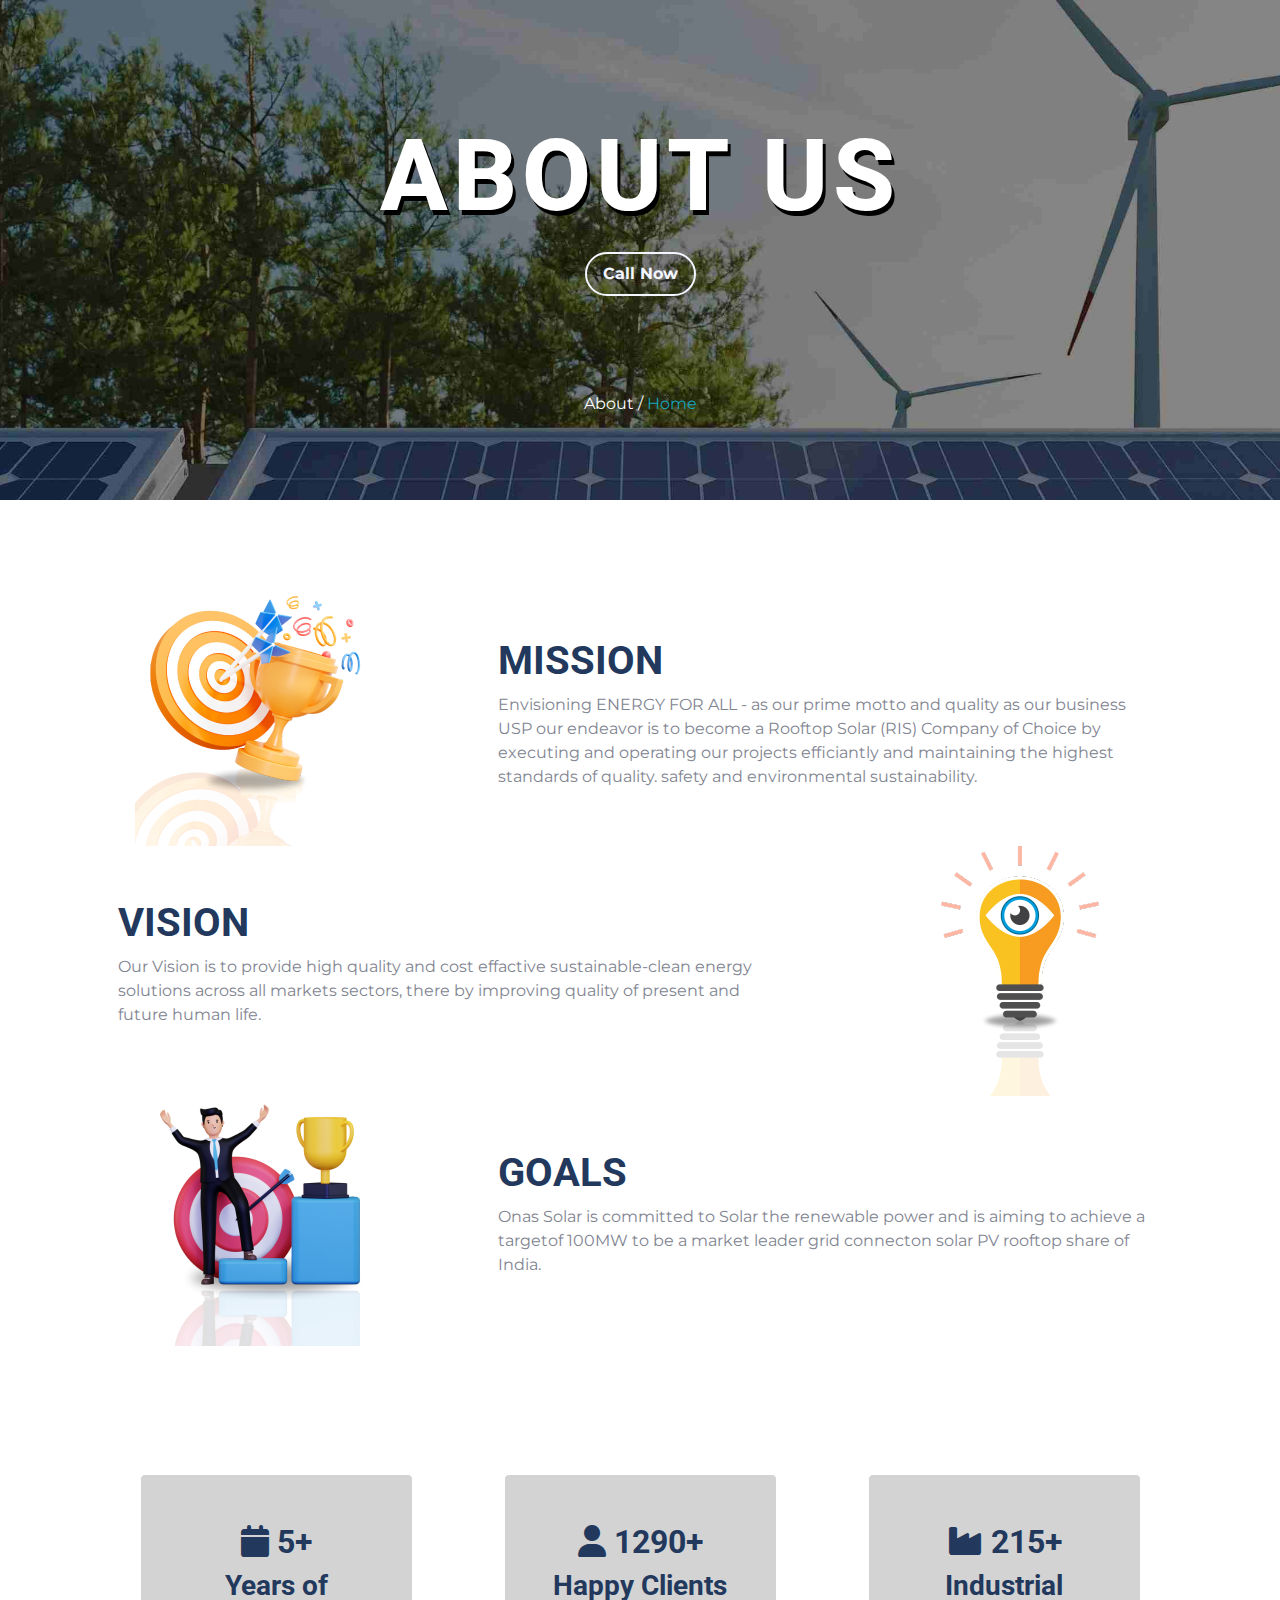
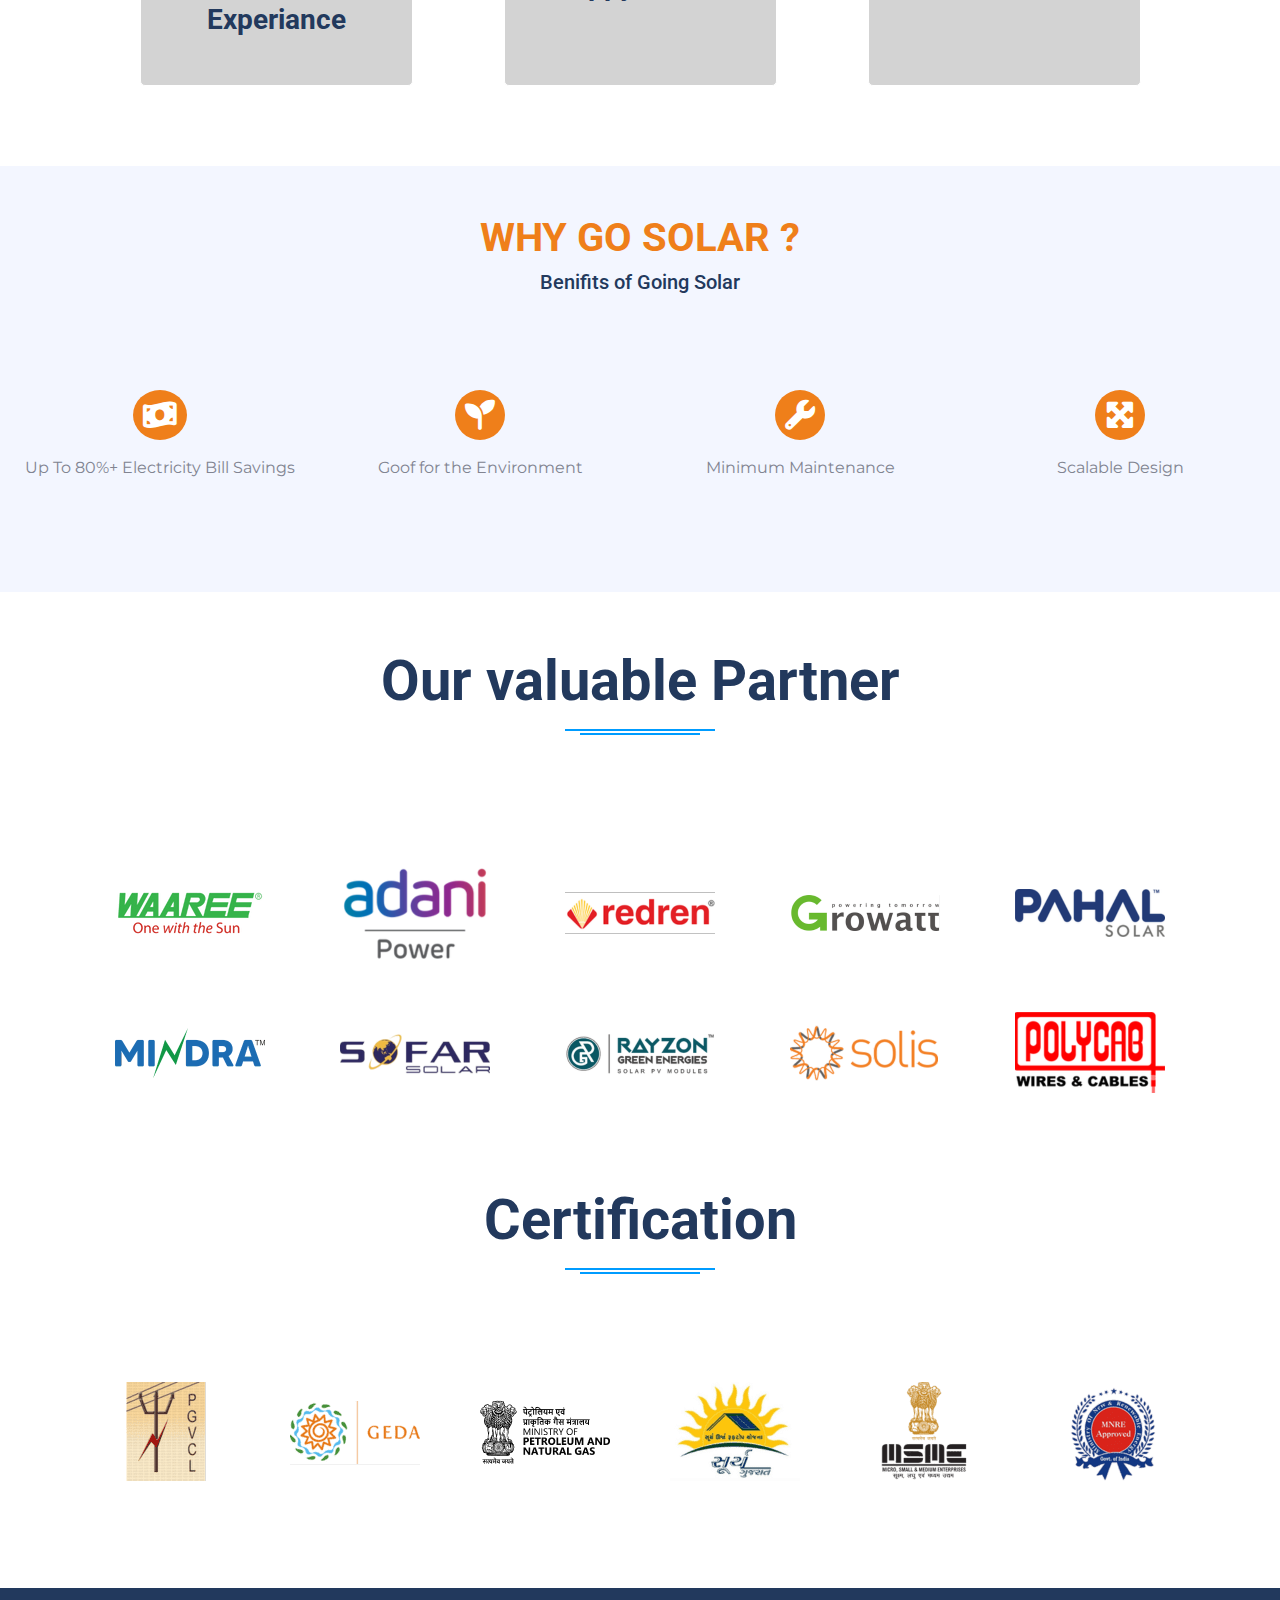
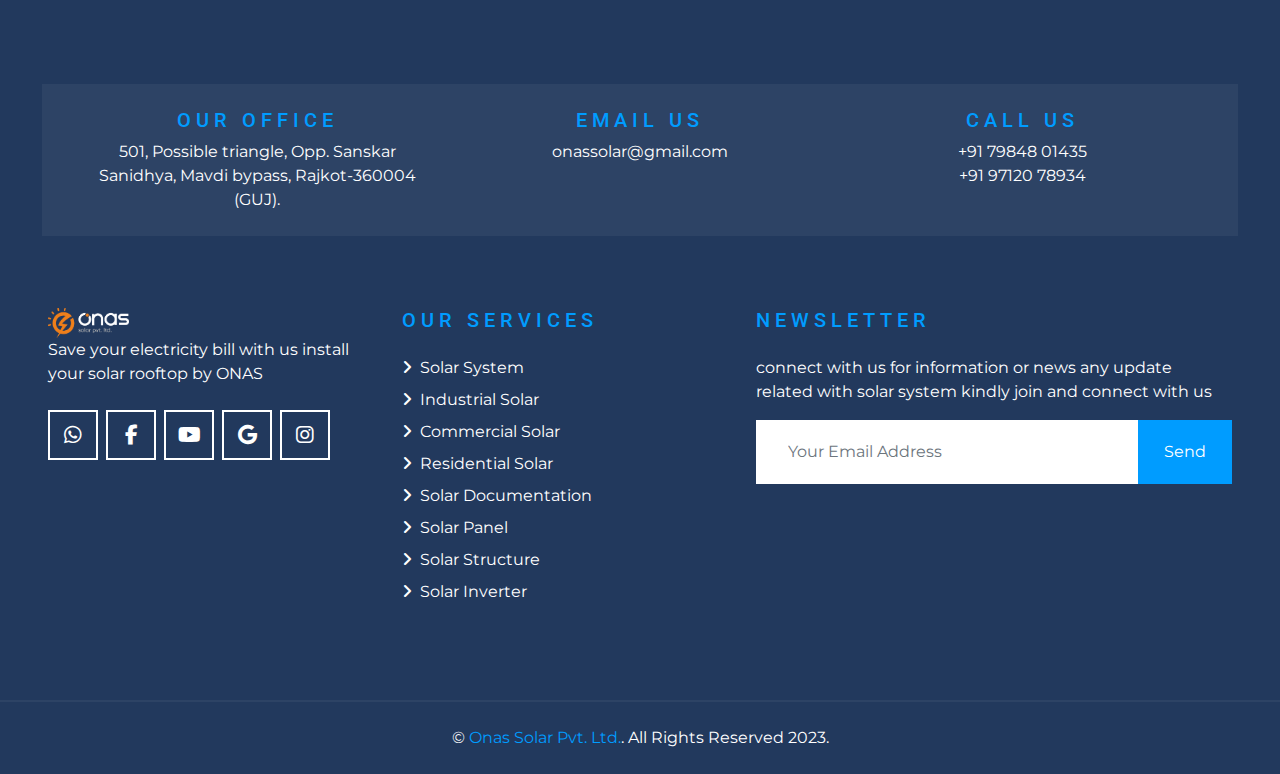
<file: about.html>
<!DOCTYPE html>
<html lang="en">

<head>
    <meta charset="utf-8">
    <title>About Onas Solar Private Limited</title>
    <meta content="width=device-width, initial-scale=1.0" name="viewport">
    <meta name="keywords" content="about solar, about onas solar, solar rooftop detail, onas solar installation about, solar rooftop install, onas solar rooftop installation, rooftop company near me, about onas solar, solar">
    <meta name="description" content="Onas Solar Private Limited installaton company in Rajkot, contact us : +91 79848 01435, +91 97120 78934. know about solar power system">

    <!-- Favicon -->
    <link href="img/favicon.ico" rel="icon">

    <!-- Google Web Fonts -->
    <link rel="preconnect" href="https://fonts.gstatic.com">
    <link href="https://fonts.googleapis.com/css2?family=Montserrat&family=Roboto:wght@500;700&display=swap"
        rel="stylesheet">

    <!-- Font Awesome -->
    <link href="https://cdnjs.cloudflare.com/ajax/libs/font-awesome/6.4.2/css/all.min.css" rel="stylesheet">

    <!-- Customized Bootstrap Stylesheet -->
    <link href="css/about.css" rel="stylesheet">

</head>

<body data-spy="scroll" data-target=".navbar" data-offset="51">
    <!-- Navbar Start -->
    <nav class="navbar fixed-top shadow-sm navbar-expand-lg bg-dark navbar-dark py-1 py-lg-0 px-lg-5">
        <a href="index.html" class="navbar-brand d-block d-lg-none w-50">
            <img src="img/logowhite.png" alt="onas solar logo" class="img-fluid"> <!-- Mobile logo-->
        </a>
        <button type="button" class="navbar-toggler rounded align-items-center" data-toggle="collapse" data-target="#navbarCollapse">
            <span class="fa fa-stream p-1"></span>
        </button>
        <div class="collapse navbar-collapse justify-content-between" id="navbarCollapse">
            <div class="navbar-nav ml-auto py-0 text-center">
                <a href="index.html" class="nav-item nav-link">Home</a>
                <a href="about.html" class="nav-item nav-link active">About</a>
                <a href="type.html" class="nav-item nav-link">Types</a>
                <a href="project.html" class="nav-item nav-link">Project</a>
            </div>
            <a href="index.html" class="navbar-brand navbar-brand-logo px-4 mx-auto text-center d-none d-lg-block w-25"> <!-- Dekstop logo-->
                <img src="img/logowhite.png" alt="onas logo" class="img-fluid p-0 m-0">
            </a>
            <div class="navbar-nav mr-auto py-0 text-center">
                <a href="sevice.html" class="nav-item nav-link">Services</a>
                <a href="contact.html" class="nav-item nav-link">Contact</a>
                <a href="tel:+917984801435" target="_blank" class="nav-item nav-link header_btn"><i class="fa fa-phone"></i> Call Now</a>
            </div>
        </div>
    </nav>
    <!-- Navbar End -->


    <!-- hero section -->
    <div class="parallex d-flex flex-column align-items-center justify-content-center">
        <h1 class="mt-5">ABOUT US</h1>
        <a class="btn btn-outline-secondary font-weight-bold py-2 px-3 rounded-pill mt-2 btn-scroll"
            href="tel:+917984801435" target="_blank">Call Now</a>

            <div class="text mt-5">
                <p class="text-white mt-5">About / <a href="index.html" class="text-info">Home</a></p>
            </div>
    </div>
    <!-- end hero -->


    <!--========= Content ========-->

    <!-- Mission Vsion Goal -->
    <div class="container my-5 py-5 mission">
        <div class="row align-items-center">
            <div class="col-md-4 text-center mission_img">
                <img src="img/about_page/Untitled design (4).png" alt="" class="img-fluid">
            </div>

            <div class="col-md-8 px-5 mission">
                <h1>MISSION</h1>
                <p>Envisioning ENERGY FOR ALL - as our prime motto and quality as our business USP our endeavor is to
                    become a Rooftop Solar
                    (RIS) Company of Choice by executing and operating our projects efficiantly and maintaining the
                    highest standards of quality. safety and environmental sustainability.</p>
            </div>
        </div>

        <!-- vision -->
        <div class="row  align-items-center">
            <div class="col-md-4 text-center vision_img order-md-last">
                <img src="img/about_page/Untitled design (5).png" alt="" class="img-fluid">
            </div>

            <div class="col-md-8 px-5 vision order-md-first">
                <h1>VISION</h1>
                <p>Our Vision is to provide high quality and cost effactive sustainable-clean energy solutions across
                    all markets sectors, there by improving quality of present and future human life.</p>
            </div>

        </div>

        <div class="row  align-items-center">
            <div class="col-md-4 text-center">
                <img src="img/about_page/Untitled design (6).png" alt="" class="img-fluid">
            </div>

            <div class="col-md-8 px-5">
                <h1>GOALS</h1>
                <p>Onas Solar is committed to Solar the renewable power and is aiming to achieve a targetof 100MW to be
                    a market leader grid connecton solar PV rooftop share of India.</p>
            </div>
        </div>
    </div>


    <!--======== counter ======-->
    <div class="container-fluid" id="counter">
        <div class="container mt-5 mb-5 text-center">
            <div class="row justify-content-around p-4">
                <div class="col-md-3 col-sm-6  m-2 align-items-center text-white cardbg">
                    <div class="counter mb-5 mt-5">
                        <div class="counter-icon">
                            <h2><i class="fa fa-calendar"></i> <span class="counter-value">10</span>+</h2>
                        </div>
                        <h3>Years of Experiance</h3>
                    </div>
                </div>

                <div class="col-md-3 col-sm-6 m-2 text-white cardbg">
                    <div class="counter blue mb-5 mt-5">
                        <div class="counter-icon">
                            <h2><i class="fa fa-user"></i> <span class="counter-value">3000</span>+</h2>
                        </div>
                        <h3>Happy Clients</h3>
                    </div>
                </div>

                <div class="col-md-3 col-sm-6 cardbg m-2 text-white">
                    <div class="counter blue mb-5 mt-5">
                        <div class="counter-icon">
                            <h2><i class="fa fa-industry"></i> <span class="counter-value">500</span>+</h2>
                        </div>
                        <h3>Industrial</h3>
                    </div>
                </div>
            </div>
        </div>
    </div>


    <!-- Why SOlar -->
    <div class="container-fluid mt-3 text-center py-5 bg-secondary">
        <h1 style="color: #EF7F1A !important;">WHY GO SOLAR ?</h1>
        <h5>Benifits of Going Solar</h5>

        <div class="row mt-5 py-5">
            <div class="col-md-3">
                <i class="fa fa-money-bill-wave"
                    style="background-color: #EF7F1A; color: white; font-size: 30px; padding: 10px; border-radius: 100%;"></i>
                <p class="pt-3">Up To 80%+ Electricity Bill Savings</p>
            </div>

            <div class="col-md-3">
                <i class="fa fa-seedling"
                    style="background-color: #EF7F1A; color: white; font-size: 30px; padding: 10px; border-radius: 100%;"></i>
                <p class="pt-3">Goof for the Environment </p>
            </div>

            <div class="col-md-3">
                <i class="fa fa-wrench"
                    style="background-color: #EF7F1A; color: white; font-size: 30px; padding: 10px; border-radius: 100%;"></i>
                <p class="pt-3">Minimum Maintenance</p>
            </div>

            <div class="col-md-3">
                <i class="fa fa-maximize"
                    style="background-color: #EF7F1A; color: white; font-size: 30px; padding: 10px; border-radius: 100%;"></i>
                <p class="pt-3">Scalable Design</p>
            </div>
        </div>
    </div>
    <!-- End Content -->


    <!-- Partner Client -->
    <div class="container mt-5 pt-2" id="valuable_client">
        <div class="section-title position-relative text-center" style="margin-bottom: 100px;">
            <h1 class="font-secondary display-4">Our valuable Partner</h1>
        </div>
        <div class="row p-2 py-3 text-center justify-content-around align-items-center">
            <img src="img/about_page/valuable/brand (1).png" alt="" class="img-fluid p-1">
            <img src="img/about_page/valuable/brand (2).png" alt="" class="img-fluid p-1">
            <img src="img/about_page/valuable/brand (3).png" alt="" class="img-fluid p-1">
            <img src="img/about_page/valuable/brand (4).png" alt="" class="img-fluid p-1">
            <img src="img/about_page/valuable/brand (9).png" alt="" class="img-fluid p-1">
        </div>

        <div class="row p-2 py-3 text-center justify-content-around align-items-center">
            <img src="img/about_page/valuable/brand (5).png" alt="" class="img-fluid p-1">
            <img src="img/about_page/valuable/brand (6).png" alt="" class="img-fluid p-1">
            <img src="img/about_page/valuable/brand (7).png" alt="" class="img-fluid p-1">
            <img src="img/about_page/valuable/brand (8).png" alt="" class="img-fluid p-1">
            <img src="img/about_page/valuable/brand (10).png" alt="" class="img-fluid p-1">
           
        </div>
    </div>
    <!-- Partner client end -->

    
    
    <!-- Certidicate -->
    <div class="container mt-5 p-3">
        <div class="section-title position-relative text-center" style="margin-bottom: 100px;">
            <h1 class="font-secondary display-4">Certification</h1>
        </div>

        <div class="row align-items-center justify-content-around">
            <!-- <div class="col-md-2 justify-content-between align-items-center"> -->
                <img src="img/about_page/Certificate/1.png" alt="" class="img-fluid">
            <!-- </div> -->
            <!-- <div class="col-md-2 justify-content-center align-items-center"> -->
                <img src="img/about_page/Certificate/2.png" alt="" class="img-fluid">
            <!-- </div> -->
            <!-- <div class="col-md-2 justify-content-center align-items-center"> -->
                <img src="img/about_page/Certificate/3.png" alt="" class="img-fluid">
            <!-- </div> -->
            <!-- <div class="col-md-2 justify-content-center align-items-center"> -->
                <img src="img/about_page/Certificate/4.png" alt="" class="img-fluid">
            <!-- </div> -->
            <!-- <div class="col-md-2 justify-content-center align-items-center"> -->
                <img src="img/about_page/Certificate/5.png" alt="" class="img-fluid">
            <!-- </div> -->
            <!-- <div class="col-md-2 justify-content-center align-items-center"> -->
                <img src="img/about_page/Certificate/6.png" alt="" class="img-fluid">
            <!-- </div> -->
        </div>
    </div>
    <!-- End Certidicate -->


    <!--=================== Footer Start ===================-->
    <div class="container-fluid bg-dark text-white py-5 px-sm-3 px-lg-5" style="margin-top: 90px;">
        <div class="row pt-5">
            <div class="col-12 mb-4 px-4">
                <div class="row mb-5 p-4" style="background: rgba(256, 256, 256, .05);">
                    <div class="col-md-4">
                        <div class="text-md-center">
                            <h5 class="text-primary text-uppercase mb-2" style="letter-spacing: 5px;">Our Office</h5>
                            <a href="https://maps.app.goo.gl/AwwrCyhQ2qf8WptW7" target="_blank">
                                <p class="mb-4 m-md-0 text-white text-decoration-none">501, Possible triangle, Opp.
                                    Sanskar Sanidhya, Mavdi bypass, Rajkot-360004 (GUJ).</p>
                            </a>
                        </div>
                    </div>
                    <div class="col-md-4">
                        <div class="text-md-center">
                            <h5 class="text-primary text-uppercase mb-2" style="letter-spacing: 5px;">Email Us</h5>
                            <a href="mailto:onassolar@gmail.com" target="_blank">
                                <p class="mb-4 m-md-0 text-white text-decoration-none">onassolar@gmail.com</p>
                            </a>
                        </div>
                    </div>
                    <div class="col-md-4">
                        <div class="text-md-center">
                            <h5 class="text-primary text-uppercase mb-2" style="letter-spacing: 5px;">Call Us</h5>
                            <a href="tel:+917984801435" target="_blank">
                                <p class="m-0 text-white text-decoration-none ">+91 79848 01435</p>
                            </a>
                            <a href="tel:+919712078934" target="_blank">
                                <p class="m-0 text-white text-decoration-none ">+91 97120 78934</p>
                            </a>
                        </div>
                    </div>
                </div>
            </div>
            <div class="col-lg-7 col-md-12">
                <div class="row">
                    <div class="col-md-6 mb-5">
                        <p>
                            <img src="img/logowhite.png" alt="" class="img-fluid w-25"> <br>
                            Save your electricity bill with us install your solar rooftop by ONAS
                        </p>
                        <div class="d-flex justify-content-start mt-4">
                            <a class="btn btn-lg btn-outline-light btn-lg-square mr-2" href="https://wa.link/7g0b2z"
                                target="_blank"><i class="fab fa-whatsapp"></i></a>

                            <a class="btn btn-lg btn-outline-light btn-lg-square mr-2"
                                href="https://www.facebook.com/p/ONAS-SOLAR-PVT-LTD-100063786355840/" target="_blank"><i
                                    class="fab fa-facebook-f"></i></a>

                            <a class="btn btn-lg btn-outline-light btn-lg-square mr-2"
                                href="https://www.youtube.com/@onassolar" target="_blank"><i
                                    class="fab fa-youtube"></i></a>

                            <a class="btn btn-lg btn-outline-light btn-lg-square mr-2"
                                href="https://m.indiamart.com/onas-renewable-energy-rajkot/"><i
                                    class="fab fa-google"></i></a>

                            <a class="btn btn-lg btn-outline-light btn-lg-square"
                                href="https://www.instagram.com/onassolar_pvt_ltd" target="_blank"><i
                                    class="fab fa-instagram"></i></a>
                        </div>
                    </div>

                    <div class="col-md-6 mb-5">
                        <h5 class="text-primary text-uppercase mb-4" style="letter-spacing: 5px;">Our Services</h5>
                        <div class="d-flex flex-column justify-content-start">
                            <a class="text-white btn-scroll mb-2" href="#service"><i
                                    class="fa fa-angle-right mr-2"></i>Solar System</a>
                            <a class="text-white btn-scroll mb-2" href="#service"><i
                                    class="fa fa-angle-right mr-2"></i>Industrial Solar</a>
                            <a class="text-white btn-scroll mb-2" href="#service"><i
                                    class="fa fa-angle-right mr-2"></i>Commercial Solar</a>
                            <a class="text-white btn-scroll mb-2" href="#service"><i
                                    class="fa fa-angle-right mr-2"></i>Residential Solar</a>
                            <a class="text-white btn-scroll mb-2" href="#service"><i
                                    class="fa fa-angle-right mr-2"></i>Solar Documentation</a>
                            <a class="text-white btn-scroll mb-2" href="#service"><i
                                    class="fa fa-angle-right mr-2"></i>Solar Panel</a>
                            <a class="text-white btn-scroll mb-2" href="#service"><i
                                    class="fa fa-angle-right mr-2"></i>Solar Structure</a>
                            <a class="text-white btn-scroll" href="#service"><i class="fa fa-angle-right mr-2"></i>Solar
                                Inverter</a>
                        </div>
                    </div>
                </div>
            </div>

            <div class="col-lg-5 col-md-12 mb-5">
                <h5 class="text-primary text-uppercase mb-4" style="letter-spacing: 5px;">Newsletter</h5>
                <p>connect with us for information or news any update related with solar system kindly join and connect
                    with us</p>
                <div class="w-100">
                    <div class="input-group">
                        <input type="text" class="form-control border-light" style="padding: 30px;"
                            placeholder="Your Email Address">
                        <div class="input-group-append">
                            <button class="btn btn-primary px-4">Send</button>
                        </div>
                    </div>
                </div>
            </div>
        </div>
    </div>
    <div class="container-fluid bg-dark text-white text-center border-top py-4 px-sm-3 px-md-5"
        style="border-color: rgba(256, 256, 256, .05) !important;">
        <p class="m-0 text-white">&copy; <a href="index.html">Onas Solar Pvt. Ltd.</a>. All Rights Reserved 2023.</p>
    </div>
    <!--================= Footer End =============-->


    <!--========= ALL CDN ===========-->

    <!-- Scroll to Bottom -->
    <!-- <i class="fa fa-2x fa-angle-down text-white scroll-to-bottom"></i> -->

    <!-- Back to Top -->
    <a href="https://wa.link/7g0b2z" target="_blank" class="back-to-top whatsapp-icon"><i
            class="fab fa-whatsapp-square"></i></a>


    <!-- JavaScript Libraries -->
    <script src="https://code.jquery.com/jquery-3.4.1.min.js"></script>
    <script src="https://stackpath.bootstrapcdn.com/bootstrap/4.4.1/js/bootstrap.bundle.min.js"></script>
    <script src="lib/easing/easing.min.js"></script>
    <script src="lib/waypoints/waypoints.min.js"></script>
    <script src="lib/owlcarousel/owl.carousel.min.js"></script>
    <script src="lib/isotope/isotope.pkgd.min.js"></script>
    <script src="lib/lightbox/js/lightbox.min.js"></script>
    <script src="https://cdnjs.cloudflare.com/ajax/libs/popper.js/2.9.2/umd/popper.min.js"></script>
    <script src="https://cdnjs.cloudflare.com/ajax/libs/twitter-bootstrap/5.1.0/js/bootstrap.min.js"></script>


    <!-- counter -->
    <script>
        $(document).ready(function () {
            $('.counter-value').each(function () {
                $(this).prop('Counter', 0).animate({
                    Counter: $(this).text()
                }, {
                    duration: 3500,
                    easing: 'swing',
                    step: function (now) {
                        $(this).text(Math.ceil(now));
                    }
                });
            });
        });
    </script>

    <!-- Template Javascript -->
    <script src="js/main.js"></script>

</body>

</html>
</file>
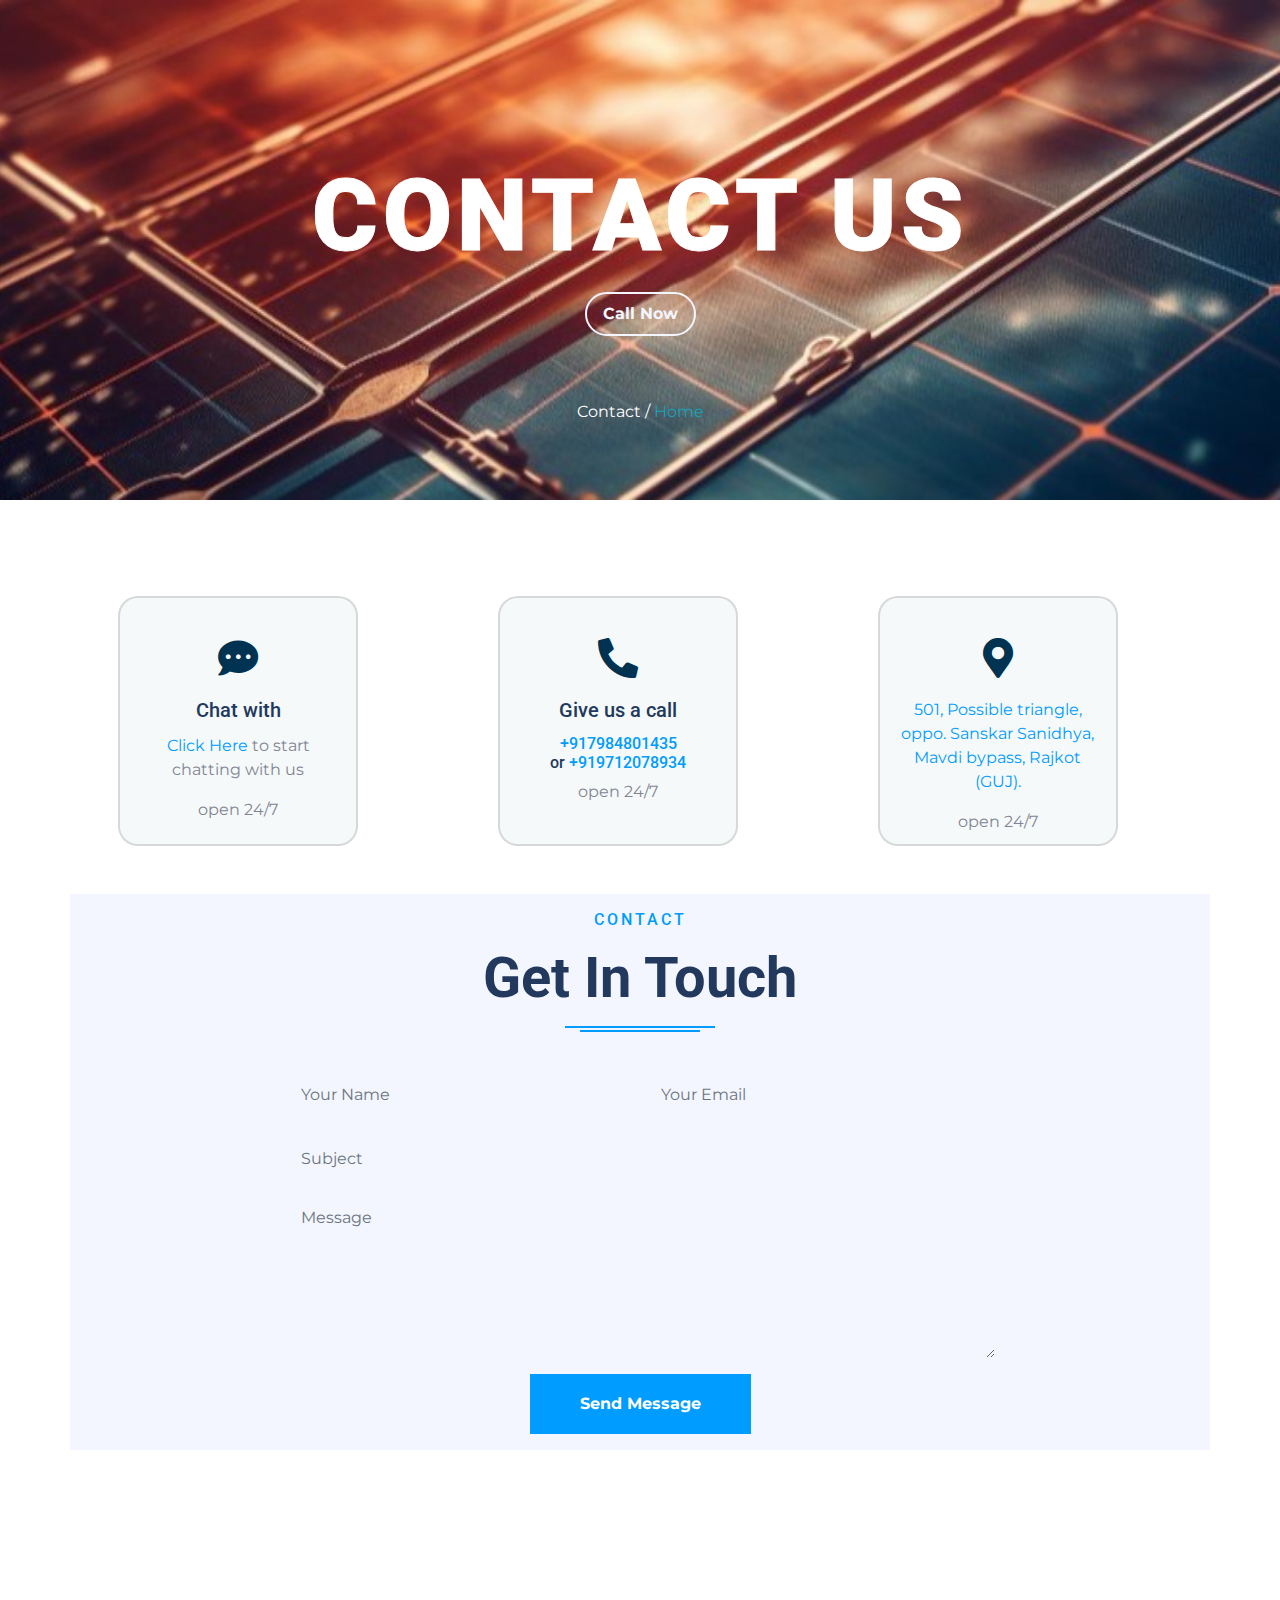
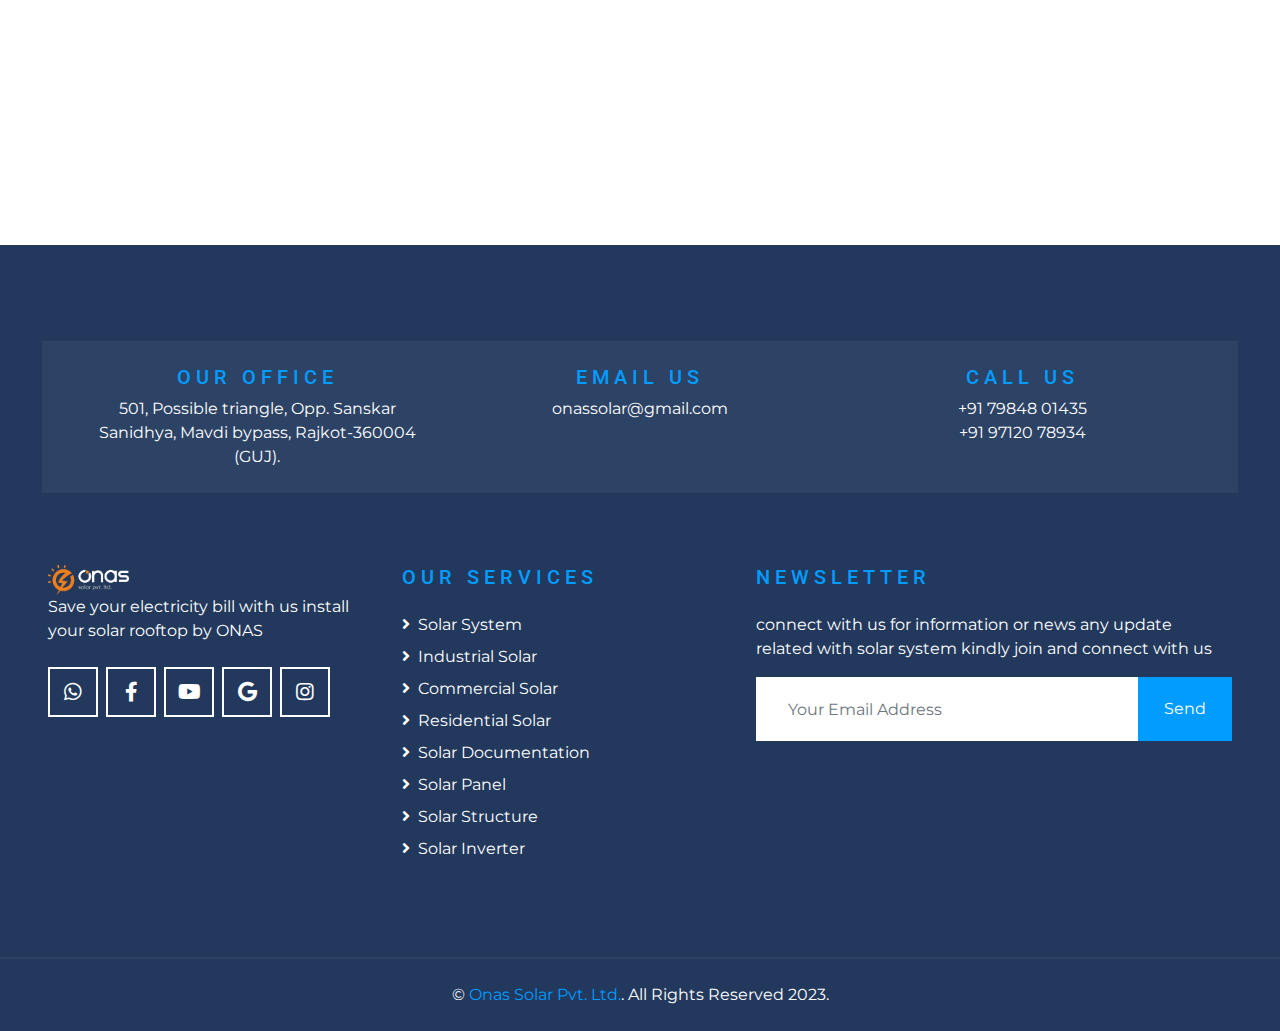
<file: contact.html>
<!DOCTYPE html>
<html lang="en">

<head>
    <meta charset="utf-8">
    <title>Install Solar System Contact to Onas Solar Private Limited</title>
    <meta content="width=device-width, initial-scale=1.0" name="viewport">
    <meta name="keywords" content="solar installer near me, solar power near me, solar rooftop company, solar module installer detail, onas solar contact number, solar panel installation company, installation company contact detail, solar installer contact detail, rooftop Service contact, solar service contact">
    <meta name="description" content="Get Industrial, Commercial or any type of solar system installer. power is not about fashion, it's about your future saving so make future bright to contact us. we install your rooftop.">
    <meta property="og:title" content="Install Solar System Contact to Onas Solar Private Limited" />

    <!-- Favicon -->
    <link href="img/favicon.ico" rel="icon">

    <!-- Google Web Fonts -->
    <link rel="preconnect" href="https://fonts.gstatic.com">
    <link href="https://fonts.googleapis.com/css2?family=Montserrat&family=Roboto:wght@500;700&display=swap"
        rel="stylesheet">

    <!-- Font Awesome -->
    <link href="https://cdnjs.cloudflare.com/ajax/libs/font-awesome/5.10.0/css/all.min.css" rel="stylesheet">

    <!-- Libraries Stylesheet -->
    <link href="lib/owlcarousel/assets/owl.carousel.min.css" rel="stylesheet">
    <link href="lib/lightbox/css/lightbox.min.css" rel="stylesheet">

    <!-- Customized Bootstrap Stylesheet -->
    <link href="css/contact.css" rel="stylesheet">
</head>

<body data-spy="scroll" data-target=".navbar" data-offset="51">
    <!--========= Navbar Start ===========-->
    <nav class="navbar fixed-top shadow-sm navbar-expand-lg bg-dark navbar-dark py-1 py-lg-0 px-lg-5">
        <a href="index.html" class="navbar-brand d-block d-lg-none w-50">
            <img src="img/logowhite.png" alt="onas solar logo" class="img-fluid"> <!-- Mobile logo-->
        </a>
        <button type="button" class="navbar-toggler rounded align-items-center" data-toggle="collapse" data-target="#navbarCollapse">
            <span class="fa fa-stream p-1"></span>
        </button>
        <div class="collapse navbar-collapse justify-content-between" id="navbarCollapse">
            <div class="navbar-nav ml-auto py-0 text-center">
                <a href="index.html" class="nav-item nav-link">Home</a>
                <a href="about.html" class="nav-item nav-link">About</a>
                <a href="type.html" class="nav-item nav-link">Types</a>
                <a href="project.html" class="nav-item nav-link">Project</a>
            </div>
            <a href="index.html" class="navbar-brand navbar-brand-logo px-4 mx-auto text-center d-none d-lg-block w-25">
                <!-- Dekstop logo-->
                <img src="img/logowhite.png" alt="onas logo" class="img-fluid p-0 m-0">
            </a>
            <div class="navbar-nav mr-auto py-0 text-center">
                <a href="sevice.html" class="nav-item nav-link">Services</a>
                <a href="contact.html" class="nav-item nav-link active">Contact</a>
                <a href="tel:+917984801435" target="_blank" class="nav-item nav-link header_btn"><i class="fa fa-phone-alt"></i> Call Now</a>
            </div>
        </div>
    </nav>
    <!--============= Navbar End =============-->



    <!-- hero section -->
    <div class="parallex d-flex flex-column align-items-center justify-content-center">
        <h1 class="mt-5 pt-5">Contact US</h1>
        <a class="btn btn-outline-secondary font-weight-bold py-2 px-3 rounded-pill mt-2 btn-scroll"
            href="tel:+917984801435" target="_blank">Call Now</a>

        <div class="text mt-3">
            <p class="text-white mt-5">Contact / <a href="index.html" class="text-info">Home</a></p>
        </div>
    </div>
    <!-- end hero -->

    <div class="container-fluid mt-5">
        <div class="container">
        <div class="row">
            <div class="col-md-12">
                <div class="row justify-content-center text-center">
                    <div class="col-md-4 p-5">
                        <div class="card text-center" id="contact_card" style="width: 15rem; height: 250px;">
                            <div class="card-body">
                                <div class="icon text-center">
                                    <i class="fa fa-comment-dots card-icon"></i>
                                </div>
                              <h5 class="card-title">Chat with</h5>

                                <p class="card-text">
                                    <a href="https://wa.link/7g0b2z" target="_blank">Click Here</a> to start chatting with us
                                </p>

                                <hp>open 24/7</hp>
                            </div>
                        </div>
                    </div>

                    <div class="col-md-4 p-5">
                        <div class="card text-center" id="contact_card" style="width: 15rem; height: 250px;">
                            <div class="card-body">
                                <div class="icon text-center">
                                    <i class="fa fa-phone-alt card-icon"></i>
                                </div>
                              <h5 class="card-title">Give us a call</h5>

                                <h6 class="card-text">
                                    <a href="tel:+917984801435" target="_blank" class="card-link">+917984801435</a> <br> or
                                    <a href="tel:+919712078934" target="_blank" class="card-link">+919712078934</a>
                                </h6>

                                <hp>open 24/7</hp>
                            </div>
                        </div>
                    </div>

                    <div class="col-md-4 p-5">
                        <div class="card text-center" id="contact_card" style="width: 15rem; height: 250px;">
                            <div class="card-body">
                                <div class="icon text-center">
                                    <i class="fa fa-map-marker-alt card-icon"></i>
                                </div>
                              <!-- <h5 class="card-title">Get touch with us</h5> -->

                                <p class="card-text">
                                    <a href="https://maps.app.goo.gl/AwwrCyhQ2qf8WptW7" target="_blank">
                                        501, Possible triangle, oppo. Sanskar Sanidhya, Mavdi bypass, Rajkot (GUJ).
                                    </a>
                                </p>

                                <hp>open 24/7</hp>
                            </div>
                        </div>
                    </div>

                </div>
            </div>

            <!-- contact form -->
            <div class="container-fluid bg-secondary" id="contact">
                <div class="container py-3">
                    <div class="section-title position-relative text-center">
                        <h6 class="text-uppercase text-primary mb-3" style="letter-spacing: 3px;">Contact</h6>
                        <h1 class="font-secondary display-4">Get In Touch</h1>
                    </div>
                    <div class="row justify-content-center">
                        <div class="col-lg-8">
                            <div class="contact-form">
                                <div id="success"></div>
                                <form name="sentMessage" id="contactForm" novalidate="novalidate">
                                    <div class="form-row">
                                        <div class="col-sm-6 control-group">
                                            <input type="text" class="form-control bg-secondary border-0 py-4 px-3" id="name" placeholder="Your Name" required="required" data-validation-required-message="Please enter your name" />
                                            <p class="help-block text-danger"></p>
                                        </div>
                                        <div class="col-sm-6 control-group">
                                            <input type="email" class="form-control bg-secondary border-0 py-4 px-3" id="email" placeholder="Your Email" required="required" data-validation-required-message="Please enter your email" />
                                            <p class="help-block text-danger"></p>
                                        </div>
                                    </div>
                                    <div class="control-group">
                                        <input type="text" class="form-control bg-secondary border-0 py-4 px-3" id="subject" placeholder="Subject" required="required" data-validation-required-message="Please enter a subject" />
                                        <p class="help-block text-danger"></p>
                                    </div>
                                    <div class="control-group">
                                        <textarea class="form-control bg-secondary border-0 py-2 px-3" rows="6" id="message" placeholder="Message" required="required" data-validation-required-message="Please enter your message"></textarea>
                                        <p class="help-block text-danger"></p>
                                    </div>
                                    <div class="text-center">
                                        <button class="btn btn-primary font-weight-bold py-3 px-5" type="submit" id="sendMessageButton">Send Message</button>
                                    </div>
                                </form>
                            </div>
                        </div>
                    </div>
                </div>
            </div>
        </div>
        </div>
        <div class="col-md-12 p-0 m-0 mt-5">
            <iframe src="https://www.google.com/maps/embed?pb=!1m18!1m12!1m3!1d3692.5981992801376!2d70.77995057474809!3d22.255318844525483!2m3!1f0!2f0!3f0!3m2!1i1024!2i768!4f13.1!3m3!1m2!1s0x3959cba811fa9ced%3A0xbfbd9f19d3921884!2sCommercial%20building(possible%20triangle)!5e0!3m2!1sen!2sin!4v1700117722623!5m2!1sen!2sin" width="100%" height="250" style="border:0;" allowfullscreen="" loading="lazy" referrerpolicy="no-referrer-when-downgrade" class="p-0 m-0"></iframe>
        </div>
    </div>


    <!-- Footer Start -->
    <div class="container-fluid bg-dark text-white py-5 px-sm-3 px-lg-5" style="margin-top: 90px;">
        <div class="row pt-5">
            <div class="col-12 mb-4 px-4">
                <div class="row mb-5 p-4" style="background: rgba(256, 256, 256, .05);">
                    <div class="col-md-4">
                        <div class="text-md-center">
                            <h5 class="text-primary text-uppercase mb-2" style="letter-spacing: 5px;">Our Office</h5>
                            <a href="https://maps.app.goo.gl/AwwrCyhQ2qf8WptW7" target="_blank">
                                <p class="mb-4 m-md-0 text-white text-decoration-none">501, Possible triangle, Opp. Sanskar Sanidhya, Mavdi bypass, Rajkot-360004 (GUJ).</p>
                            </a>
                        </div>
                    </div>
                    <div class="col-md-4">
                        <div class="text-md-center">
                            <h5 class="text-primary text-uppercase mb-2" style="letter-spacing: 5px;">Email Us</h5>
                            <a href="mailto:onassolar@gmail.com" target="_blank">
                                <p class="mb-4 m-md-0 text-white text-decoration-none">onassolar@gmail.com</p>
                            </a>
                        </div>
                    </div>
                    <div class="col-md-4">
                        <div class="text-md-center">
                            <h5 class="text-primary text-uppercase mb-2" style="letter-spacing: 5px;">Call Us</h5>
                            <a href="tel:+917984801435" target="_blank">
                                <p class="m-0 text-white text-decoration-none ">+91 79848 01435</p>
                            </a>
                            <a href="tel:+919712078934" target="_blank">
                                <p class="m-0 text-white text-decoration-none ">+91 97120 78934</p>
                            </a>
                        </div>
                    </div>
                </div>
            </div>
            <div class="col-lg-7 col-md-12">
                <div class="row">
                    <div class="col-md-6 mb-5">
                        <p>
                            <img src="img/logowhite.png" alt="" class="img-fluid w-25"> <br>
                            Save your electricity bill with us install your solar rooftop by ONAS
                        </p>
                        <div class="d-flex justify-content-start mt-4">
                            <a class="btn btn-lg btn-outline-light btn-lg-square mr-2" href="https://wa.link/7g0b2z"
                                target="_blank"><i class="fab fa-whatsapp"></i></a>

                            <a class="btn btn-lg btn-outline-light btn-lg-square mr-2"
                                href="https://www.facebook.com/p/ONAS-SOLAR-PVT-LTD-100063786355840/" target="_blank"><i
                                    class="fab fa-facebook-f"></i></a>

                            <a class="btn btn-lg btn-outline-light btn-lg-square mr-2"
                                href="https://www.youtube.com/@onassolar" target="_blank"><i
                                    class="fab fa-youtube"></i></a>

                            <a class="btn btn-lg btn-outline-light btn-lg-square mr-2"
                                href="https://m.indiamart.com/onas-renewable-energy-rajkot/"><i
                                    class="fab fa-google"></i></a>

                            <a class="btn btn-lg btn-outline-light btn-lg-square"
                                href="https://www.instagram.com/onassolar_pvt_ltd" target="_blank"><i
                                    class="fab fa-instagram"></i></a>
                        </div>
                    </div>

                    <div class="col-md-6 mb-5">
                        <h5 class="text-primary text-uppercase mb-4" style="letter-spacing: 5px;">Our Services</h5>
                        <div class="d-flex flex-column justify-content-start">
                            <a class="text-white btn-scroll mb-2" href="#service"><i
                                    class="fa fa-angle-right mr-2"></i>Solar System</a>
                            <a class="text-white btn-scroll mb-2" href="#service"><i
                                    class="fa fa-angle-right mr-2"></i>Industrial Solar</a>
                            <a class="text-white btn-scroll mb-2" href="#service"><i
                                    class="fa fa-angle-right mr-2"></i>Commercial Solar</a>
                            <a class="text-white btn-scroll mb-2" href="#service"><i
                                    class="fa fa-angle-right mr-2"></i>Residential Solar</a>
                            <a class="text-white btn-scroll mb-2" href="#service"><i
                                    class="fa fa-angle-right mr-2"></i>Solar Documentation</a>
                            <a class="text-white btn-scroll mb-2" href="#service"><i
                                    class="fa fa-angle-right mr-2"></i>Solar Panel</a>
                            <a class="text-white btn-scroll mb-2" href="#service"><i
                                    class="fa fa-angle-right mr-2"></i>Solar Structure</a>
                            <a class="text-white btn-scroll" href="#service"><i class="fa fa-angle-right mr-2"></i>Solar
                                Inverter</a>
                        </div>
                    </div>
                </div>
            </div>

            <div class="col-lg-5 col-md-12 mb-5">
                <h5 class="text-primary text-uppercase mb-4" style="letter-spacing: 5px;">Newsletter</h5>
                <p>connect with us for information or news any update related with solar system kindly join and connect
                    with us</p>
                <div class="w-100">
                    <div class="input-group">
                        <input type="text" class="form-control border-light" style="padding: 30px;"
                            placeholder="Your Email Address">
                        <div class="input-group-append">
                            <button class="btn btn-primary px-4">Send</button>
                        </div>
                    </div>
                </div>
            </div>
        </div>
    </div>
    <div class="container-fluid bg-dark text-white text-center border-top py-4 px-sm-3 px-md-5"
        style="border-color: rgba(256, 256, 256, .05) !important;">
        <p class="m-0 text-white">&copy; <a href="#home">Onas Solar Pvt. Ltd.</a>. All Rights Reserved 2023.</p>
    </div>
    <!-- Footer End -->


    <!-- Back to Top -->
    <a href="https://wa.link/7g0b2z" target="_blank" class="back-to-top whatsapp-icon"><i class="fab fa-whatsapp-square"></i></a>


    <!-- JavaScript Libraries -->
    <script src="https://code.jquery.com/jquery-3.4.1.min.js"></script>
    <script src="https://stackpath.bootstrapcdn.com/bootstrap/4.4.1/js/bootstrap.bundle.min.js"></script>
    <script src="lib/easing/easing.min.js"></script>
    <script src="lib/waypoints/waypoints.min.js"></script>
    <script src="lib/owlcarousel/owl.carousel.min.js"></script>
    <script src="lib/isotope/isotope.pkgd.min.js"></script>
    <script src="lib/lightbox/js/lightbox.min.js"></script>

    <!-- Contact Javascript File -->
    <script src="mail/jqBootstrapValidation.min.js"></script>
    <script src="mail/contact.js"></script>

    <!-- Template Javascript -->
    <script src="js/main.js"></script>
</body>

</html>
</file>
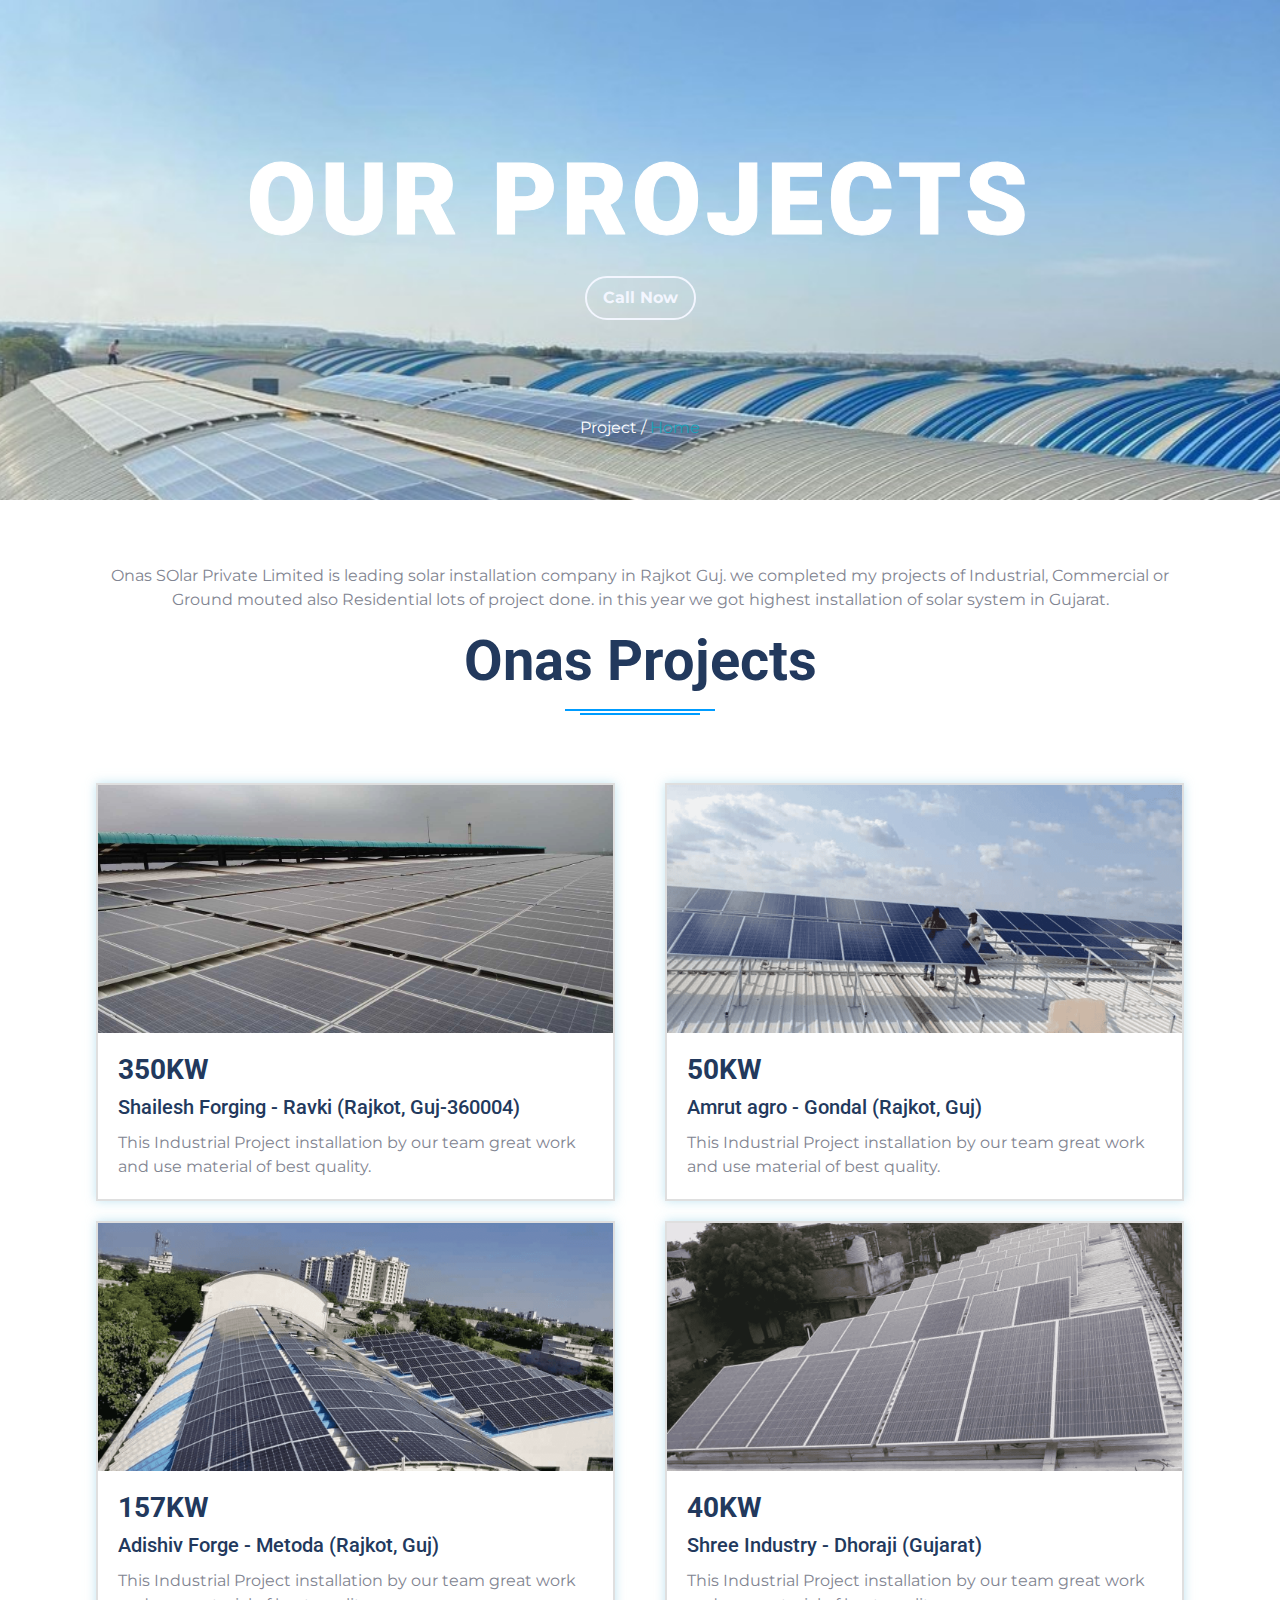
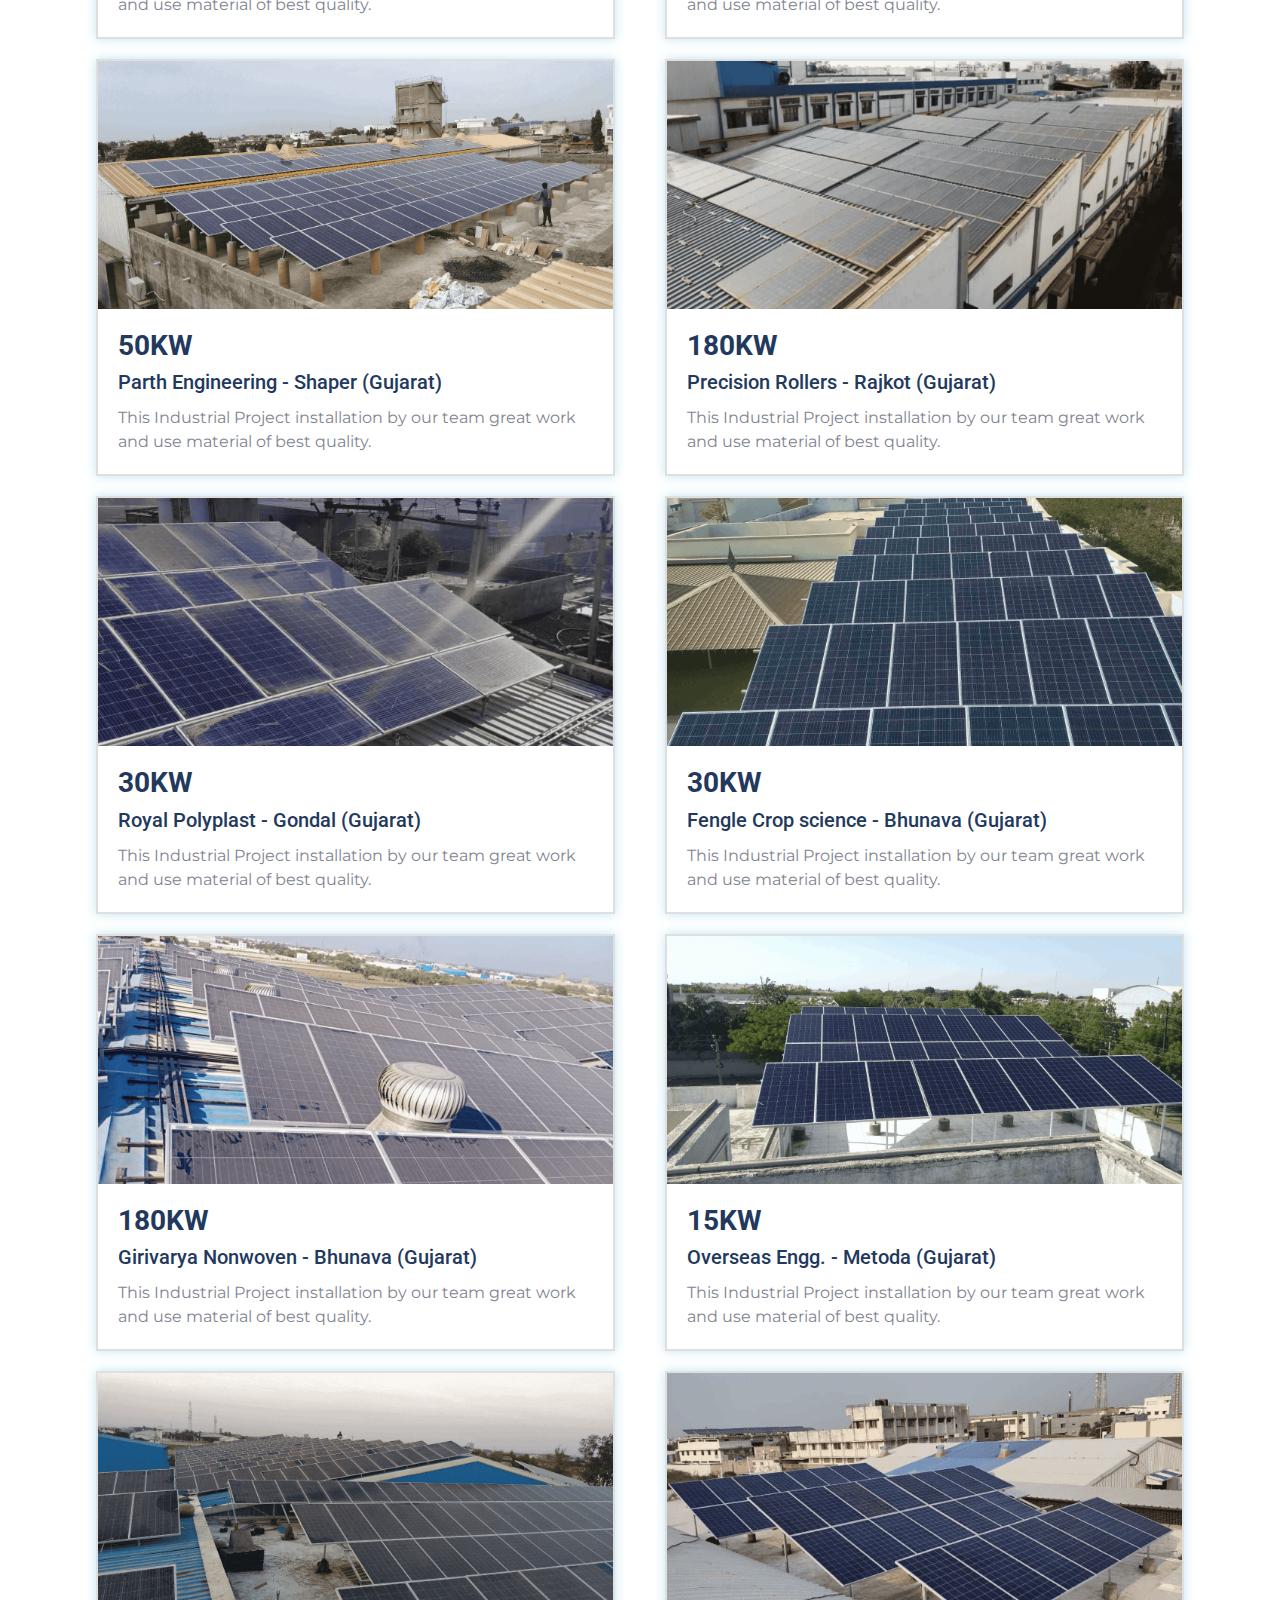
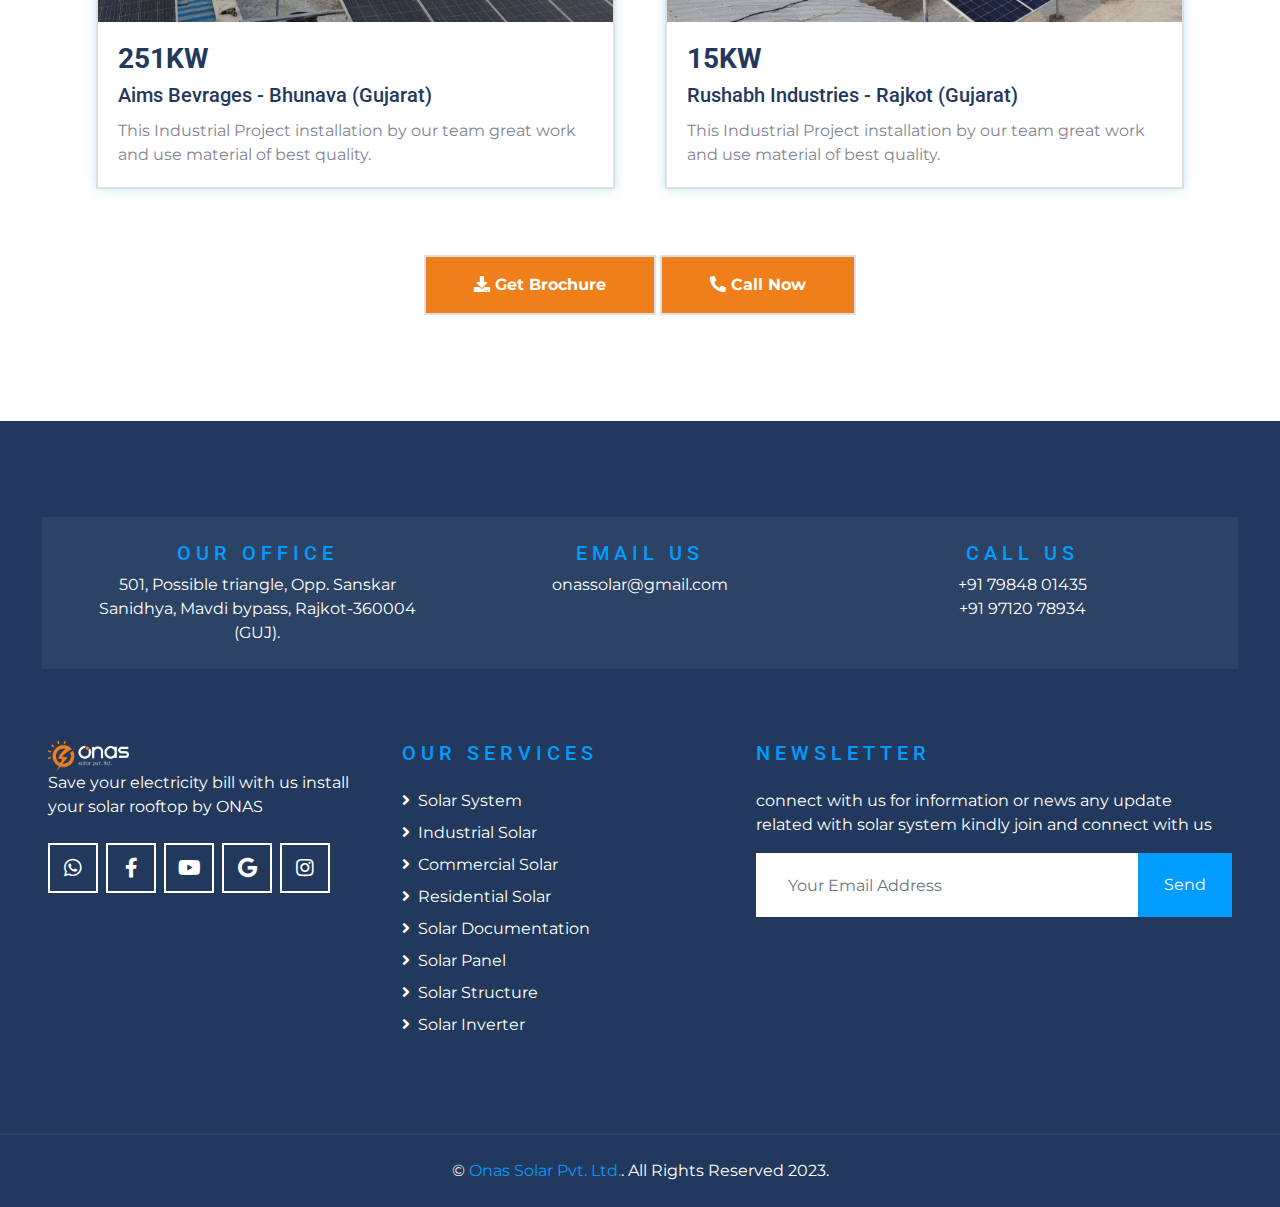
<file: project.html>
<!DOCTYPE html>
<html lang="en">

<head>
    <meta charset="utf-8">
    <title>Onas Solar Private Limited</title>
    <meta content="width=device-width, initial-scale=1.0" name="viewport">
    <meta
        content="solar system, onas solar, solar installation, rooftop solar, solar panel, solar installer company, commercial solar, industrial solar system, onas solar private limited, onas solar pv module, onas solarstructure, solar panel onas services"
        name="keywords">
    <meta
        content="save electricity bill with us, install your solar system contact us Onas Solar Private Limited. all type of solar installation Industry, commercial, Resdential solar system, fitting structure install solar panel....."
        name="description">

    <!-- Favicon -->
    <link href="img/favicon.ico" rel="icon">

    <!-- Google Web Fonts -->
    <link rel="preconnect" href="https://fonts.gstatic.com">
    <link href="https://fonts.googleapis.com/css2?family=Montserrat&family=Roboto:wght@500;700&display=swap"
        rel="stylesheet">

    <!-- Font Awesome -->
    <link href="https://cdnjs.cloudflare.com/ajax/libs/font-awesome/5.10.0/css/all.min.css" rel="stylesheet">

    <!-- Libraries Stylesheet -->
    <link href="lib/owlcarousel/assets/owl.carousel.min.css" rel="stylesheet">
    <link href="lib/lightbox/css/lightbox.min.css" rel="stylesheet">

    <!-- Customized Bootstrap Stylesheet -->
    <link href="css/project.css" rel="stylesheet">
</head>

<body data-spy="scroll" data-target=".navbar" data-offset="51">
    <!--========= Navbar Start ===========-->
    <nav class="navbar fixed-top shadow-sm navbar-expand-lg bg-dark navbar-dark py-1 py-lg-0 px-lg-5">
        <a href="index.html" class="navbar-brand d-block d-lg-none w-50">
            <img src="img/logowhite.png" alt="onas solar logo" class="img-fluid"> <!-- Mobile logo-->
        </a>
        <button type="button" class="navbar-toggler rounded align-items-center" data-toggle="collapse"
            data-target="#navbarCollapse">
            <span class="fa fa-stream p-1"></span>
        </button>
        <div class="collapse navbar-collapse justify-content-between" id="navbarCollapse">
            <div class="navbar-nav ml-auto py-0 text-center">
                <a href="index.html" class="nav-item nav-link">Home</a>
                <a href="about.html" class="nav-item nav-link">About</a>
                <a href="type.html" class="nav-item nav-link">Types</a>
                <a href="project.html" class="nav-item nav-link active">Project</a>
            </div>
            <a href="index.html" class="navbar-brand navbar-brand-logo px-4 mx-auto text-center d-none d-lg-block w-25">
                <!-- Dekstop logo-->
                <img src="img/logowhite.png" alt="onas logo" class="img-fluid p-0 m-0">
            </a>
            <div class="navbar-nav mr-auto py-0 text-center">
                <a href="sevice.html" class="nav-item nav-link">Services</a>
                <a href="contact.html" class="nav-item nav-link">Contact</a>
                <a href="tel:+917984801435" target="_blank" class="nav-item nav-link header_btn"><i
                        class="fa fa-phone-alt"></i> Call Now</a>
            </div>
        </div>
    </nav>
    <!--============= Navbar End =============-->


    <!-- hero section -->
    <div class="parallex d-flex flex-column align-items-center justify-content-center">
        <h1 class="mt-5 pt-5">Our Projects</h1>
        <a class="btn btn-outline-secondary font-weight-bold py-2 px-3 rounded-pill mt-2 btn-scroll"
            href="tel:+917984801435" target="_blank">Call Now</a>

        <div class="text mt-5">
            <p class="text-white mt-5">Project / <a href="index.html" class="text-info">Home</a></p>
        </div>
    </div>
    <!-- end hero -->


    <!--========== Content  ===============-->

    <div class="container mt-5 p-3 project_detail">
        <p class="text-center">Onas SOlar Private Limited is leading solar installation company in Rajkot Guj. we
            completed my projects of Industrial, Commercial or Ground mouted also Residential lots of project done. in
            this year we got highest installation of solar system in Gujarat. </p>
        <div class="section-title position-relative text-center" style="margin-bottom: 50px;">
            <h1 class="font-secondary display-4">Onas Projects</h1>
        </div>


        <!-- projects gallary -->
        <div class="row row-cols-1 row-cols-md-2 g-4" id="project">
            <!-- first -->
            <div class="col">
                <div class="card">
                    <div class="card-img">
                        <img src="img/banner1.jpg" class="card-img-top img-fluid" alt="...">
                    </div>
                    <div class="card-body">
                        <h3 class="mt-0 pt-0">350KW</h3>
                        <h5 class="card-title">Shailesh Forging - Ravki (Rajkot, Guj-360004)</h5>
                        <p class="card-text">This Industrial Project installation by our team great work and use material of best quality.</p>
                    </div>
                </div>
            </div>
            <!-- second -->
            <div class="col">
                <div class="card">
                    <div class="card-img">
                        <img src="img/project/50kw Amrut agro gondal.png" class="card-img-top img-fluid" alt="...">
                    </div>
                    <div class="card-body">
                        <h3 class="mt-0 pt-0">50KW</h3>
                        <h5 class="card-title">Amrut agro - Gondal (Rajkot, Guj)</h5>
                        <p class="card-text">This Industrial Project installation by our team great work and use material of best quality.</p>
                    </div>
                </div>
            </div>
            <!-- third -->
            <div class="col">
                <div class="card">
                    <div class="card-img">
                        <img src="img/project/157KWp - Adishiv forge metoda.png" class="card-img-top img-fluid" alt="...">
                    </div>
                    <div class="card-body">
                        <h3 class="mt-0 pt-0">157KW</h3>
                        <h5 class="card-title">Adishiv Forge - Metoda (Rajkot, Guj)</h5>
                        <p class="card-text">This Industrial Project installation by our team great work and use material of best quality.</p>
                    </div>
                </div>
            </div>
            <!-- Fourth -->
            <div class="col">
                <div class="card">
                    <div class="card-img">
                        <img src="img/project/40KW Shree Ind.- Dhoraji.png" class="card-img-top img-fluid" alt="...">
                    </div>
                    <div class="card-body">
                        <h3 class="mt-0 pt-0">40KW</h3>
                        <h5 class="card-title">Shree Industry - Dhoraji (Gujarat)</h5>
                        <p class="card-text">This Industrial Project installation by our team great work and use material of best quality.</p>
                    </div>
                </div>
            </div>
            <!-- Five -->
            <div class="col">
                <div class="card">
                    <div class="card-img">
                        <img src="img/project/50KW Parth Engineering-Shapar.png" class="card-img-top img-fluid" alt="...">
                    </div>
                    <div class="card-body">
                        <h3 class="mt-0 pt-0">50KW</h3>
                        <h5 class="card-title">Parth Engineering - Shaper (Gujarat)</h5>
                        <p class="card-text">This Industrial Project installation by our team great work and use material of best quality.</p>
                    </div>
                </div>
            </div>
            <!-- Six -->
            <div class="col">
                <div class="card">
                    <div class="card-img">
                        <img src="img/project/180KW Precision rollers-Rajkot.png" class="card-img-top img-fluid" alt="...">
                    </div>
                    <div class="card-body">
                        <h3 class="mt-0 pt-0">180KW</h3>
                        <h5 class="card-title">Precision Rollers - Rajkot (Gujarat)</h5>
                        <p class="card-text">This Industrial Project installation by our team great work and use material of best quality.</p>
                    </div>
                </div>
            </div>
            <!-- Seven -->
            <div class="col">
                <div class="card">
                    <div class="card-img">
                        <img src="img/project/30KW Royal polyplast-Gondal.png" class="card-img-top img-fluid" alt="...">
                    </div>
                    <div class="card-body">
                        <h3 class="mt-0 pt-0">30KW</h3>
                        <h5 class="card-title">Royal Polyplast - Gondal (Gujarat)</h5>
                        <p class="card-text">This Industrial Project installation by our team great work and use material of best quality.</p>
                    </div>
                </div>
            </div>
            <!-- Eight -->
            <div class="col">
                <div class="card">
                    <div class="card-img">
                        <img src="img/project/30KW Fengle crop science-Bhunava.png" class="card-img-top img-fluid" alt="...">
                    </div>
                    <div class="card-body">
                        <h3 class="mt-0 pt-0">30KW</h3>
                        <h5 class="card-title">Fengle Crop science - Bhunava (Gujarat)</h5>
                        <p class="card-text">This Industrial Project installation by our team great work and use material of best quality.</p>
                    </div>
                </div>
            </div>
            <!-- Nine -->
            <div class="col">
                <div class="card">
                    <div class="card-img">
                        <img src="img/project/180KW Girivarya Nonwoven-Bhunava.png" class="card-img-top img-fluid" alt="...">
                    </div>
                    <div class="card-body">
                        <h3 class="mt-0 pt-0">180KW</h3>
                        <h5 class="card-title"> Girivarya Nonwoven - Bhunava (Gujarat)</h5>
                        <p class="card-text">This Industrial Project installation by our team great work and use material of best quality.</p>
                    </div>
                </div>
            </div>
            <!-- Ten -->
            <div class="col">
                <div class="card">
                    <div class="card-img">
                        <img src="img/project/15KW Overseas Engg.-Metoda.png" class="card-img-top img-fluid" alt="...">
                    </div>
                    <div class="card-body">
                        <h3 class="mt-0 pt-0">15KW</h3>
                        <h5 class="card-title">Overseas Engg. - Metoda (Gujarat)</h5>
                        <p class="card-text">This Industrial Project installation by our team great work and use material of best quality.</p>
                    </div>
                </div>
            </div>
            <!-- Eleven -->
            <div class="col">
                <div class="card">
                    <div class="card-img">
                        <img src="img/project/251KW Aims Bevrages-Bhunava.png" class="card-img-top img-fluid" alt="...">
                    </div>
                    <div class="card-body">
                        <h3 class="mt-0 pt-0">251KW</h3>
                        <h5 class="card-title">Aims Bevrages - Bhunava (Gujarat)</h5>
                        <p class="card-text">This Industrial Project installation by our team great work and use material of best quality.</p>
                    </div>
                </div>
            </div>
            <!-- Twelve -->
            <div class="col">
                <div class="card">
                    <div class="card-img">
                        <img src="img/project/12kw rushabh industries.png" class="card-img-top img-fluid" alt="...">
                    </div>
                    <div class="card-body">
                        <h3 class="mt-0 pt-0">15KW</h3>
                        <h5 class="card-title">Rushabh Industries - Rajkot (Gujarat)</h5>
                        <p class="card-text">This Industrial Project installation by our team great work and use material of best quality.</p>
                    </div>
                </div>
            </div>
        </div>

        <center class="mt-5 project_btn">
            <a class="btn btn-light font-weight-bold border py-3 px-5 mt-2 btn-scroll" href="brochure/brochure.pdf" target="_blank"><i class="fa fa-download"></i> Get  Brochure </a>
            <a class="btn btn-light font-weight-bold border py-3 px-5 mt-2 btn-scroll" href="tel:+917984801435" target="_blank"><i class="fa fas fa-phone-alt"></i> Call Now</a>
        </center>

    </div>
    <!--========== Content End ===============-->


    <!-- Footer Start -->
    <div class="container-fluid bg-dark text-white py-5 px-sm-3 px-lg-5" style="margin-top: 90px;">
        <div class="row pt-5">
            <div class="col-12 mb-4 px-4">
                <div class="row mb-5 p-4" style="background: rgba(256, 256, 256, .05);">
                    <div class="col-md-4">
                        <div class="text-md-center">
                            <h5 class="text-primary text-uppercase mb-2" style="letter-spacing: 5px;">Our Office</h5>
                            <a href="https://maps.app.goo.gl/AwwrCyhQ2qf8WptW7" target="_blank">
                                <p class="mb-4 m-md-0 text-white text-decoration-none">501, Possible triangle, Opp.
                                    Sanskar Sanidhya, Mavdi bypass, Rajkot-360004 (GUJ).</p>
                            </a>
                        </div>
                    </div>
                    <div class="col-md-4">
                        <div class="text-md-center">
                            <h5 class="text-primary text-uppercase mb-2" style="letter-spacing: 5px;">Email Us</h5>
                            <a href="mailto:onassolar@gmail.com" target="_blank">
                                <p class="mb-4 m-md-0 text-white text-decoration-none">onassolar@gmail.com</p>
                            </a>
                        </div>
                    </div>
                    <div class="col-md-4">
                        <div class="text-md-center">
                            <h5 class="text-primary text-uppercase mb-2" style="letter-spacing: 5px;">Call Us</h5>
                            <a href="tel:+917984801435" target="_blank">
                                <p class="m-0 text-white text-decoration-none ">+91 79848 01435</p>
                            </a>
                            <a href="tel:+919712078934" target="_blank">
                                <p class="m-0 text-white text-decoration-none ">+91 97120 78934</p>
                            </a>
                        </div>
                    </div>
                </div>
            </div>
            <div class="col-lg-7 col-md-12">
                <div class="row">
                    <div class="col-md-6 mb-5">
                        <p>
                            <img src="img/logowhite.png" alt="" class="img-fluid w-25"> <br>
                            Save your electricity bill with us install your solar rooftop by ONAS
                        </p>
                        <div class="d-flex justify-content-start mt-4">
                            <a class="btn btn-lg btn-outline-light btn-lg-square mr-2" href="https://wa.link/7g0b2z"
                                target="_blank"><i class="fab fa-whatsapp"></i></a>

                            <a class="btn btn-lg btn-outline-light btn-lg-square mr-2"
                                href="https://www.facebook.com/p/ONAS-SOLAR-PVT-LTD-100063786355840/" target="_blank"><i
                                    class="fab fa-facebook-f"></i></a>

                            <a class="btn btn-lg btn-outline-light btn-lg-square mr-2"
                                href="https://www.youtube.com/@onassolar" target="_blank"><i
                                    class="fab fa-youtube"></i></a>

                            <a class="btn btn-lg btn-outline-light btn-lg-square mr-2"
                                href="https://m.indiamart.com/onas-renewable-energy-rajkot/"><i
                                    class="fab fa-google"></i></a>

                            <a class="btn btn-lg btn-outline-light btn-lg-square"
                                href="https://www.instagram.com/onassolar_pvt_ltd" target="_blank"><i
                                    class="fab fa-instagram"></i></a>
                        </div>
                    </div>

                    <div class="col-md-6 mb-5">
                        <h5 class="text-primary text-uppercase mb-4" style="letter-spacing: 5px;">Our Services</h5>
                        <div class="d-flex flex-column justify-content-start">
                            <a class="text-white btn-scroll mb-2" href="#service"><i
                                    class="fa fa-angle-right mr-2"></i>Solar System</a>
                            <a class="text-white btn-scroll mb-2" href="#service"><i
                                    class="fa fa-angle-right mr-2"></i>Industrial Solar</a>
                            <a class="text-white btn-scroll mb-2" href="#service"><i
                                    class="fa fa-angle-right mr-2"></i>Commercial Solar</a>
                            <a class="text-white btn-scroll mb-2" href="#service"><i
                                    class="fa fa-angle-right mr-2"></i>Residential Solar</a>
                            <a class="text-white btn-scroll mb-2" href="#service"><i
                                    class="fa fa-angle-right mr-2"></i>Solar Documentation</a>
                            <a class="text-white btn-scroll mb-2" href="#service"><i
                                    class="fa fa-angle-right mr-2"></i>Solar Panel</a>
                            <a class="text-white btn-scroll mb-2" href="#service"><i
                                    class="fa fa-angle-right mr-2"></i>Solar Structure</a>
                            <a class="text-white btn-scroll" href="#service"><i class="fa fa-angle-right mr-2"></i>Solar
                                Inverter</a>
                        </div>
                    </div>
                </div>
            </div>

            <div class="col-lg-5 col-md-12 mb-5">
                <h5 class="text-primary text-uppercase mb-4" style="letter-spacing: 5px;">Newsletter</h5>
                <p>connect with us for information or news any update related with solar system kindly join and connect
                    with us</p>
                <div class="w-100">
                    <div class="input-group">
                        <input type="text" class="form-control border-light" style="padding: 30px;"
                            placeholder="Your Email Address">
                        <div class="input-group-append">
                            <button class="btn btn-primary px-4">Send</button>
                        </div>
                    </div>
                </div>
            </div>
        </div>
    </div>
    <div class="container-fluid bg-dark text-white text-center border-top py-4 px-sm-3 px-md-5"
        style="border-color: rgba(256, 256, 256, .05) !important;">
        <p class="m-0 text-white">&copy; <a href="#home">Onas Solar Pvt. Ltd.</a>. All Rights Reserved 2023.</p>
    </div>
    <!-- Footer End -->


    <!-- Back to Top -->
    <a href="https://wa.link/7g0b2z" target="_blank" class="back-to-top whatsapp-icon"><i
            class="fab fa-whatsapp-square"></i></a>


    <!-- JavaScript Libraries -->
    <script src="https://code.jquery.com/jquery-3.4.1.min.js"></script>
    <script src="https://stackpath.bootstrapcdn.com/bootstrap/4.4.1/js/bootstrap.bundle.min.js"></script>
    <script src="lib/easing/easing.min.js"></script>
    <script src="lib/waypoints/waypoints.min.js"></script>
    <script src="lib/owlcarousel/owl.carousel.min.js"></script>
    <script src="lib/isotope/isotope.pkgd.min.js"></script>
    <script src="lib/lightbox/js/lightbox.min.js"></script>

    <!-- Template Javascript -->
    <script src="js/main.js"></script>
</body>

</html>
</file>
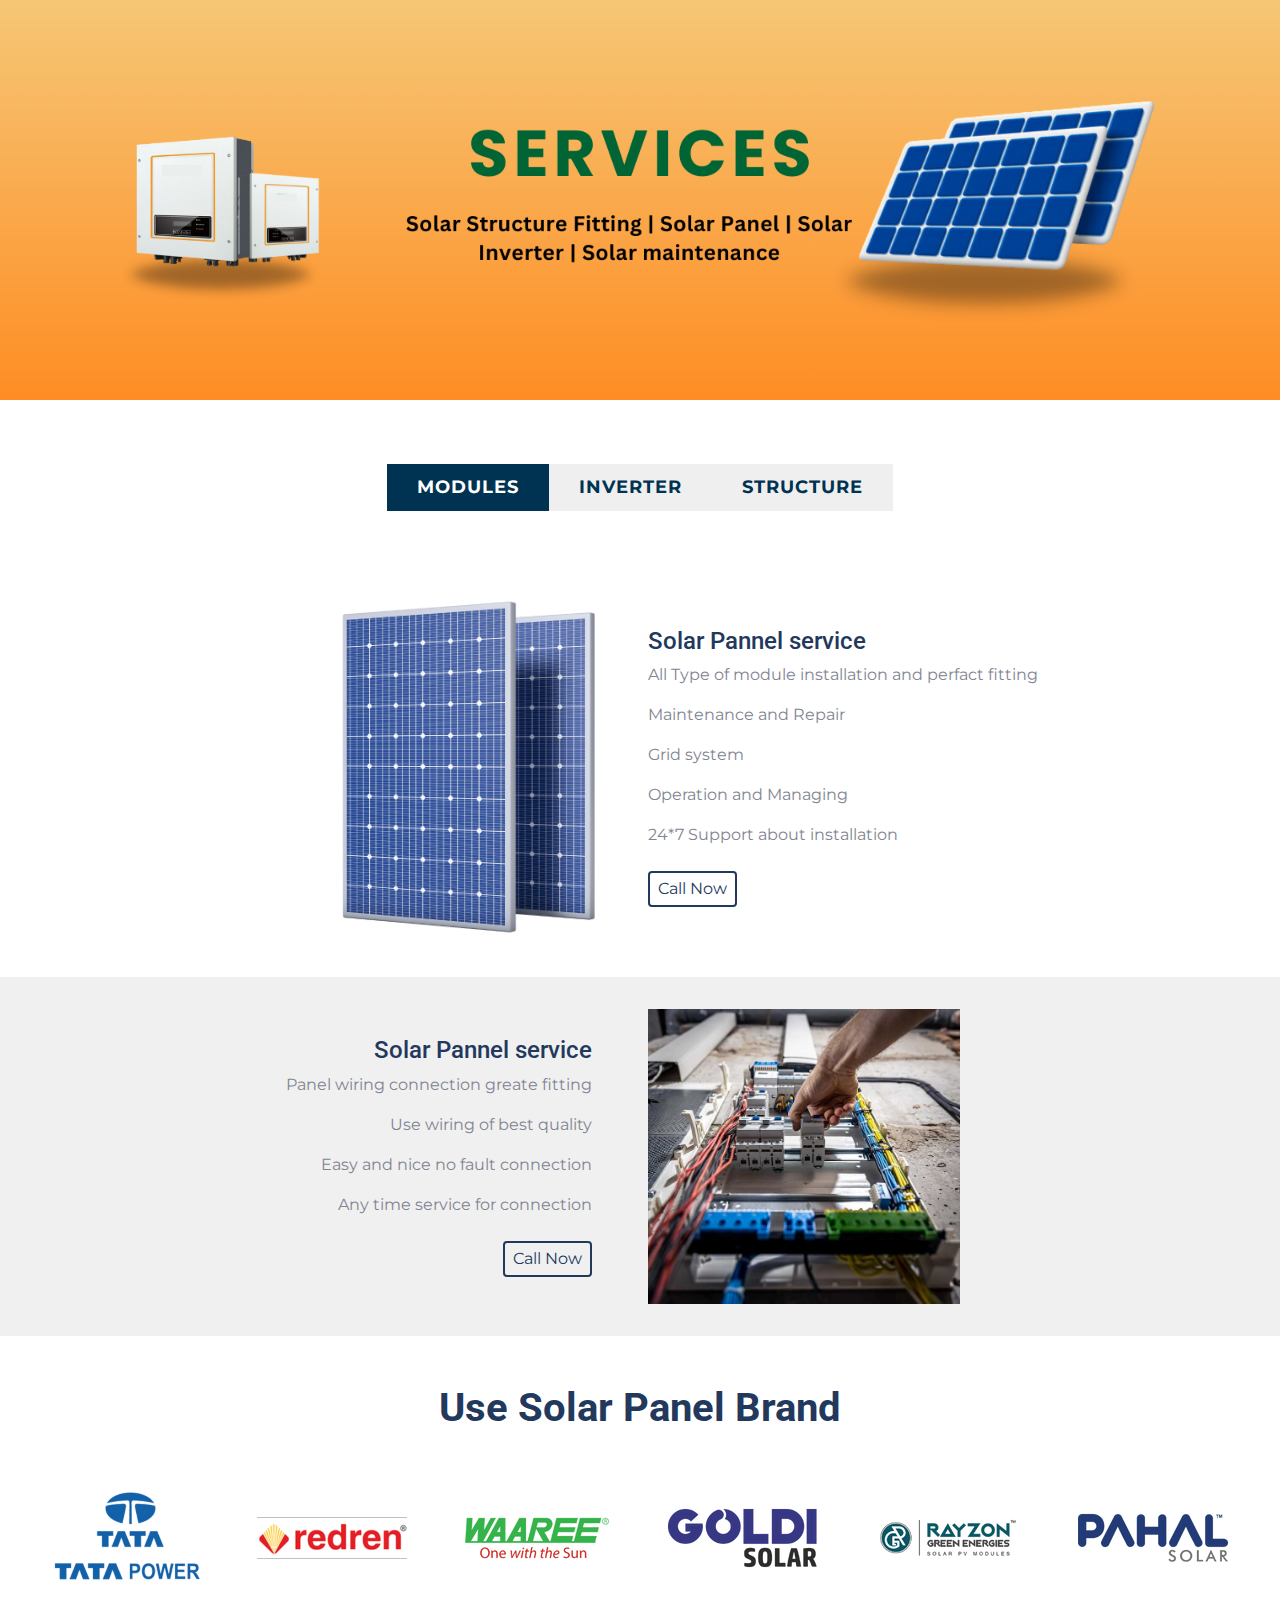
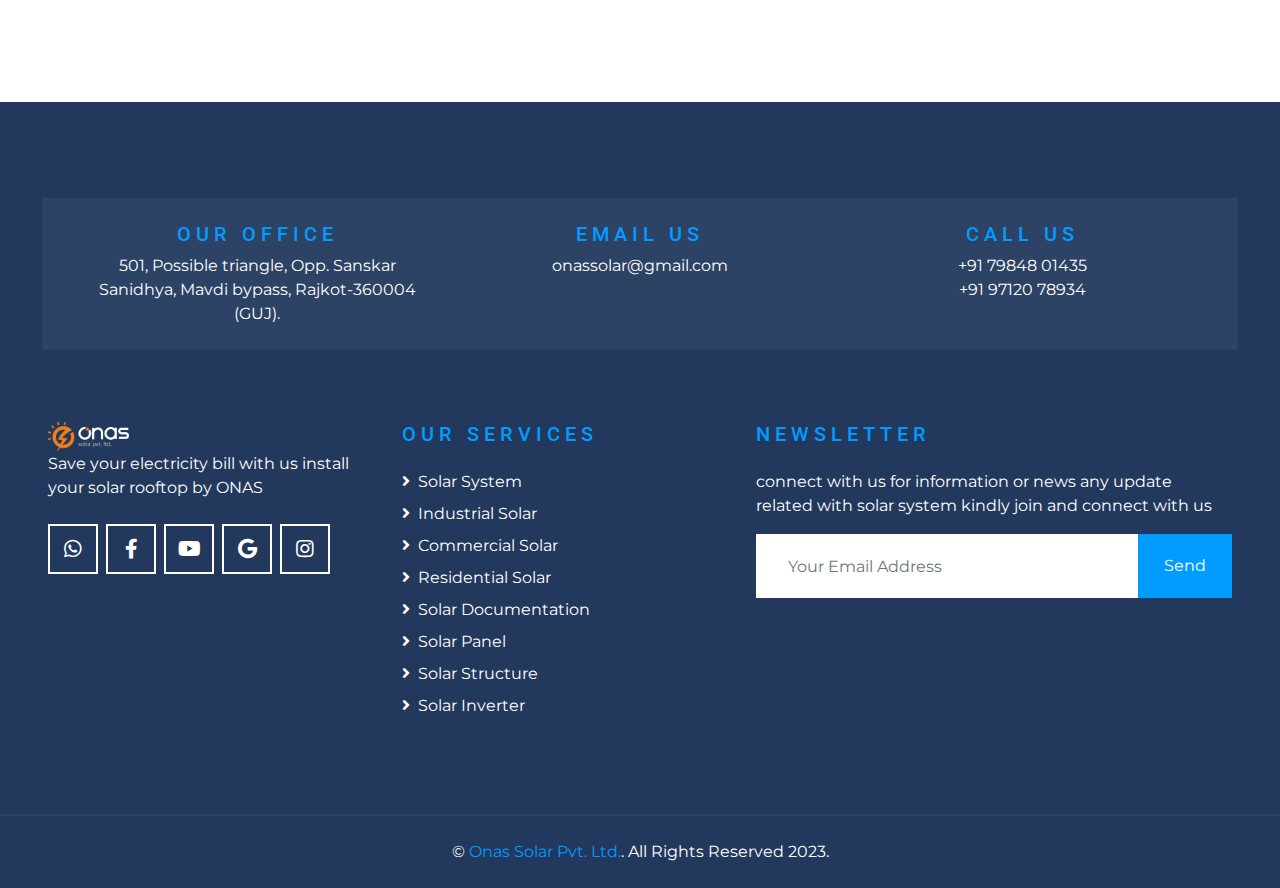
<file: sevice.html>
<!DOCTYPE html>
<html lang="en">

<head>
    <meta charset="utf-8">
    <title>Onas Solar Private Limited</title>
    <meta content="width=device-width, initial-scale=1.0" name="viewport">
    <meta
        content="solar system, onas solar, solar installation, rooftop solar, solar panel, solar installer company, commercial solar, industrial solar system, onas solar private limited, onas solar pv module, onas solarstructure, solar panel onas services"
        name="keywords">
    <meta
        content="save electricity bill with us, install your solar system contact us Onas Solar Private Limited. all type of solar installation Industry, commercial, Resdential solar system, fitting structure install solar panel....."
        name="description">

    <!-- Favicon -->
    <link href="img/favicon.ico" rel="icon">

    <!-- Google Web Fonts -->
    <link rel="preconnect" href="https://fonts.gstatic.com">
    <link href="https://fonts.googleapis.com/css2?family=Montserrat&family=Roboto:wght@500;700&display=swap"
        rel="stylesheet">

    <!-- Font Awesome -->
    <link href="https://cdnjs.cloudflare.com/ajax/libs/font-awesome/5.10.0/css/all.min.css" rel="stylesheet">

    <!-- Libraries Stylesheet -->
    <link href="lib/owlcarousel/assets/owl.carousel.min.css" rel="stylesheet">
    <link href="lib/lightbox/css/lightbox.min.css" rel="stylesheet">

    <!-- Customized Bootstrap Stylesheet -->
    <link href="css/service.css" rel="stylesheet">
</head>

<body data-spy="scroll" data-target=".navbar" data-offset="51">
    <!--========= Navbar Start ===========-->
    <nav class="navbar fixed-top shadow-sm navbar-expand-lg bg-dark navbar-dark py-1 py-lg-0 px-lg-5">
        <a href="index.html" class="navbar-brand d-block d-lg-none w-50">
            <img src="img/logowhite.png" alt="onas solar logo" class="img-fluid"> <!-- Mobile logo-->
        </a>
        <button type="button" class="navbar-toggler rounded align-items-center" data-toggle="collapse"
            data-target="#navbarCollapse">
            <span class="fa fa-stream p-1"></span>
        </button>
        <div class="collapse navbar-collapse justify-content-between" id="navbarCollapse">
            <div class="navbar-nav ml-auto py-0 text-center">
                <a href="index.html" class="nav-item nav-link">Home</a>
                <a href="about.html" class="nav-item nav-link">About</a>
                <a href="type.html" class="nav-item nav-link">Types</a>
                <a href="project.html" class="nav-item nav-link">Project</a>
            </div>
            <a href="index.html" class="navbar-brand navbar-brand-logo px-4 mx-auto text-center d-none d-lg-block w-25">
                <!-- Dekstop logo-->
                <img src="img/logowhite.png" alt="onas logo" class="img-fluid p-0 m-0">
            </a>
            <div class="navbar-nav mr-auto py-0 text-center">
                <a href="sevice.html" class="nav-item nav-link active">Services</a>
                <a href="contact.html" class="nav-item nav-link">Contact</a>
                <a href="tel:+917984801435" target="_blank" class="nav-item nav-link header_btn"><i
                        class="fa fa-phone-alt"></i> Call Now</a>
            </div>
        </div>
    </nav>
    <!--============= Navbar End =============-->

    <!--======= Hero =======-->
    <div class="parallex d-flex flex-column align-items-center justify-content-center">
        <img src="img/Solar Panels.png" alt="" class="img-fluid">
    </div>
    <!--======= Hero End =======-->


    <!--====== content ======-->
    <div class="container-fluid mt-3 mx-auto p-0" id="content">
        <ul class="nav nav-tabs justify-content-center border-0 p-5" id="myTab" role="tablist">
            <!-- Solar Module -->
            <li class="nav-item" role="presentation">
                <button class="nav-link active" id="module-tab" data-bs-toggle="tab" data-bs-target="#module"
                    type="button" role="tab" aria-controls="module" aria-selected="true">Modules</button>
            </li>
            <!-- solar inverter -->
            <li class="nav-item" role="presentation">
                <button class="nav-link" id="inverter-tab" data-bs-toggle="tab" data-bs-target="#inverter" type="button"
                    role="tab" aria-controls="inverter" aria-selected="false">Inverter</button>
            </li>
            <!-- solar structure -->
            <li class="nav-item" role="presentation">
                <button class="nav-link" id="structure-tab" data-bs-toggle="tab" data-bs-target="#structure"
                    type="button" role="tab" aria-controls="structure" aria-selected="false">Structure</button>
            </li>
            <!-- solar structure
            <li class="nav-item" role="presentation">
                <button class="nav-link" id="structure-tab" data-bs-toggle="tab" data-bs-target="#structure"
                    type="button" role="tab" aria-controls="structure" aria-selected="false">Structure</button>
            </li> -->
        </ul>


        <!-- details -->
        <div class="tab-content first-tab-content" id="myTabContent">
            <!-- panel module -->
            <div class="tab-pane fade show active bg-white" id="module" role="tabpanel" aria-labelledby="module-tab">

                <div class="row align-items-center w-100 py-4 bg-white">
                    <div class="col-md-6 p-2 image">
                        <img src="img/service/Solar Panels (500 x 600 px).png" alt="" class="img-fluid w-50">
                    </div>
                    <div class="col-md-6 p-2 text">
                        <h4>Solar Pannel service</h4>
                        <p>All Type of module installation and perfact fitting</p>
                        <p>Maintenance and Repair</p>
                        <p>Grid system</p>
                        <p>Operation and Managing</p>
                        <p>24*7 Support about installation</p>

                        <a class="btn btn-outline-dark py-1 px-2 rounded mt-2 btn-scroll" href="tel:+917984801435"
                            target="_blank">Call Now</a>
                    </div>
                </div>

                <div class="row align-items-center w-100 row-second py-4">
                    <div class="col-md-6 p-2 image-sec">
                        <img src="img/service/male-electrician-works-switchboard-with-electrical-connecting-cable_169016-16571.jpg"
                            alt="" class="img-fluid w-50">
                    </div>
                    <div class="col-md-6 p-2 px-5 text order-lg-first">
                        <h4>Solar Pannel service</h4>
                        <p>Panel wiring connection greate fitting</p>
                        <p>Use wiring of best quality</p>
                        <p>Easy and nice no fault connection</p>
                        <p>Any time service for connection</p>

                        <a class="btn btn-outline-dark py-1 px-2 rounded mt-2 btn-scroll" href="tel:+917984801435"
                            target="_blank">Call Now</a>
                    </div>
                </div>


                <div class="solar-panel-brands text-center mt-5">
                    <h1 class="mt-3">Use Solar Panel Brand</h1>
                </div>

                <div class="row p-4 pt-5 text-center w-100 bg-white">
                    <div class="col-md-2">
                        <img src="img/brands/brand.png" alt="tata solar">
                    </div>
                    <div class="col-md-2">
                        <img src="img/brands/brand (3).png" alt="redren solar panel">
                    </div>
                    <div class="col-md-2">
                        <img src="img/brands/brand (1).png" alt="Waaree solar panel">
                    </div>
                    <div class="col-md-2">
                        <img src="img/service/goldi.png" alt="goldi solar panel">
                    </div>
                    <div class="col-md-2">
                        <img src="img/service/rayzon.png" alt="rayzon solar panel">
                    </div>
                    <div class="col-md-2">
                        <img src="img/service/pahal.png" alt="pahal solar panel">
                    </div>
                </div>
            </div>

            <!-- inverter -->
            <div class="tab-pane fade" id="inverter" role="tabpanel" aria-labelledby="inverter-tab">

                <!-- Deatil inverter -->
                <div class="row p-5 text-center">
                    <div class="inverter-text">
                        <h3>Powering Tomorrow with Solar Inverters</h3>
                        <p class="w-md-75 text-center mx-auto">At Onas Solar Private Limited, believe in the power of
                            the sun to make a sustainable energy for future. Our range of solar inverters is designed
                            and made for optimize energy production, high efficiency, and contribute to green planet.
                        </p>

                        <img src="img/service/inverter1.jpg" alt="" class="img-fluid w-50 py-3">

                        <div class="container text-left py-3">
                            <h3 class="pt-3">Why Choose Solar Inverters?</h3>
                            <p>Solar inverters is work pivotal role to convert Direct Current (DC) into Alternating
                                Current (AC) for House and Industry.</p>

                            <h4 class="pt-3">Why Solar Inverter stand out :</h4>
                            <ol type="1">
                                <li>High Effeciancy :</li>
                                <p>We use inverter is engineered of high efficiency to ensuring that get the most power
                                    of your solar panels. This means more saving of your energy bill and fast return.
                                </p>

                                <li>Smart Technology :
                                    <p>Smart inverter solutions Take control of your energy consumption. real-time,
                                        track energy production, and make informed decisions to Monitor your solar
                                        system's performance for optimize your energy usage. </p>
                                </li>

                                <li>Reliable energy :
                                    <p>The importance of reliable energy source. Our solar inverters are built with
                                        top-notch components and under high level of testing to ensure thet can the
                                        tough conditions or we are providing to you with peace of mind for years to
                                        come.</p>
                                </li>

                                <li>Compatbility :
                                    <p>Whatever you have a huge commercial System or small residential system, inverters
                                        are designed to integrate with diffrent solar panel configurations. to meet your
                                        specific needs you can tailor your solar power system.</p>
                                </li>
                            </ol>

                        </div>
                        <img src="img/service/inverter.jpg" alt="onas solar inverter" class="img-fluid w-50 m-auto">
                    </div>
                </div>

                <div class="inverter-brands bg-white text-center mt-5">
                    <h1 class="mt-3">Use Solar Inverter Brand</h1>
                </div>

                <div class="row p-4 pt-5 text-center bg-white w-100 bg-white">
                    <div class="col-md-2">
                        <img src="img/brands/brand.png" alt="tata solar">
                    </div>
                    <div class="col-md-2">
                        <img src="img/brands/brand (4).png" alt="redren solar panel">
                    </div>
                    <div class="col-md-2">
                        <img src="img/brands/brand (1).png" alt="Waaree solar panel">
                    </div>
                    <div class="col-md-2">
                        <img src="img/brands/brand (5).png" alt="goldi solar panel">
                    </div>
                    <div class="col-md-2">
                        <img src="img/brands/brand (6).png" alt="rayzon solar panel">
                    </div>
                    <div class="col-md-2">
                        <img src="img/service/ksolar.png" alt="pahal solar panel">
                    </div>
                </div>
            </div>

            <!-- structure -->
            <div class="tab-pane fade container-fluid" id="structure" role="tabpanel" aria-labelledby="structure-tab">
                <div class="content container text-center">
                    <h3>Let's make stronge structure on your rooftop</h3>

                    <p class="w-md-75 text-center mx-auto">At Onas Solar Private Limited, after visite and approve by
                        government our team install your solar structure. we have best material use for stronge
                        structure. the pipe use which is hard and solid. </p>

                    <img src="img/service/structure.png" alt="onas soalr structure" class="img-fluid w-50 py-3">

                    <div class="content py-5 text-left">
                        <h4>Solar Rooftop Pipe Structure: Wiring and Electrical Components</h4>
                        <p>Solar power is an ever growing industry in India, the demand for new power resources of energy increasing with growing population. we are providing solar structure service with (Design , Manufacturing & Supply). All are with inspected for quality check during every step specification & approved Drawing.</p>
                    </div>

                    <div class="row py-4">
                        <div class="col-md-6">
                            <img src="img/service/structure2.jpg" alt="onas structure solar panel" class="img-fluid w-75">
                        </div>

                        <div class="col-md-6 text-left p-3 structure_type">
                            <ol type="1" style="line-height: 30px;">
                                <li>Ground Mounting Structure</li>
                                <li>Rooftop Mounting Structure</li>
                                <li>Industrial Structure</li>
                                <li>Commercial Structure</li>
                                <li>Residential Structure</li>
                                <li>Structure as per customer required</li>
                            </ol>
                        </div>
                    </div>
                </div>
                    <div class="container-fluid mt-5 py-5" id="structureGallary">
                        <div class="row" id="structure_img">
                            <div class="col-md-4">
                                <img src="img/comm_model/commModel1.jpg" alt="" class="img-fluid">
                            </div>
                            <div class="col-md-4">
                                <img src="img/gallary/gallary2.jpg" alt="" class="img-fluid">
                            </div>
                            <div class="col-md-4">
                                <img src="img/gallary/gallary7.jpg" alt="" class="img-fluid">
                            </div>
                        </div>
                        <div class="row" id="structure_img">
                            <div class="col-md-4">
                                <img src="img/ground_model/groundModel6.jpg" alt="" class="img-fluid">
                            </div>
                            <div class="col-md-4">
                                <img src="img/industrial_model/induModel10.jpg" alt="" class="img-fluid">
                            </div>
                            <div class="col-md-4">
                                <img src="img/resi_model/residMole10.jpeg" alt="" class="img-fluid">
                            </div>
                        </div>
                    </div>
                    
                
            </div>
        </div>
    </div>
    <!--========== End content ==========-->




    <!--============= Footer Start =============-->
    <div class="container-fluid bg-dark text-white py-5 px-sm-3 px-lg-5" style="margin-top: 90px;">
        <div class="row pt-5">
            <div class="col-12 mb-4 px-4">
                <div class="row mb-5 p-4" style="background: rgba(256, 256, 256, .05);">
                    <div class="col-md-4">
                        <div class="text-md-center">
                            <h5 class="text-primary text-uppercase mb-2" style="letter-spacing: 5px;">Our Office</h5>
                            <a href="https://maps.app.goo.gl/AwwrCyhQ2qf8WptW7" target="_blank">
                                <p class="mb-4 m-md-0 text-white text-decoration-none">501, Possible triangle, Opp.
                                    Sanskar Sanidhya, Mavdi bypass, Rajkot-360004 (GUJ).</p>
                            </a>
                        </div>
                    </div>
                    <div class="col-md-4">
                        <div class="text-md-center">
                            <h5 class="text-primary text-uppercase mb-2" style="letter-spacing: 5px;">Email Us</h5>
                            <a href="mailto:onassolar@gmail.com" target="_blank">
                                <p class="mb-4 m-md-0 text-white text-decoration-none">onassolar@gmail.com</p>
                            </a>
                        </div>
                    </div>
                    <div class="col-md-4">
                        <div class="text-md-center">
                            <h5 class="text-primary text-uppercase mb-2" style="letter-spacing: 5px;">Call Us</h5>
                            <a href="tel:+917984801435" target="_blank">
                                <p class="m-0 text-white text-decoration-none ">+91 79848 01435</p>
                            </a>
                            <a href="tel:+919712078934" target="_blank">
                                <p class="m-0 text-white text-decoration-none ">+91 97120 78934</p>
                            </a>
                        </div>
                    </div>
                </div>
            </div>
            <div class="col-lg-7 col-md-12">
                <div class="row">
                    <div class="col-md-6 mb-5">
                        <p>
                            <img src="img/logowhite.png" alt="" class="img-fluid w-25"> <br>
                            Save your electricity bill with us install your solar rooftop by ONAS
                        </p>
                        <div class="d-flex justify-content-start mt-4">
                            <a class="btn btn-lg btn-outline-light btn-lg-square mr-2" href="https://wa.link/7g0b2z"
                                target="_blank"><i class="fab fa-whatsapp"></i></a>

                            <a class="btn btn-lg btn-outline-light btn-lg-square mr-2"
                                href="https://www.facebook.com/p/ONAS-SOLAR-PVT-LTD-100063786355840/" target="_blank"><i
                                    class="fab fa-facebook-f"></i></a>

                            <a class="btn btn-lg btn-outline-light btn-lg-square mr-2"
                                href="https://www.youtube.com/@onassolar" target="_blank"><i
                                    class="fab fa-youtube"></i></a>

                            <a class="btn btn-lg btn-outline-light btn-lg-square mr-2"
                                href="https://m.indiamart.com/onas-renewable-energy-rajkot/"><i
                                    class="fab fa-google"></i></a>

                            <a class="btn btn-lg btn-outline-light btn-lg-square"
                                href="https://www.instagram.com/onassolar_pvt_ltd" target="_blank"><i
                                    class="fab fa-instagram"></i></a>
                        </div>
                    </div>

                    <div class="col-md-6 mb-5">
                        <h5 class="text-primary text-uppercase mb-4" style="letter-spacing: 5px;">Our Services</h5>
                        <div class="d-flex flex-column justify-content-start">
                            <a class="text-white btn-scroll mb-2" href="#service"><i
                                    class="fa fa-angle-right mr-2"></i>Solar System</a>
                            <a class="text-white btn-scroll mb-2" href="#service"><i
                                    class="fa fa-angle-right mr-2"></i>Industrial Solar</a>
                            <a class="text-white btn-scroll mb-2" href="#service"><i
                                    class="fa fa-angle-right mr-2"></i>Commercial Solar</a>
                            <a class="text-white btn-scroll mb-2" href="#service"><i
                                    class="fa fa-angle-right mr-2"></i>Residential Solar</a>
                            <a class="text-white btn-scroll mb-2" href="#service"><i
                                    class="fa fa-angle-right mr-2"></i>Solar Documentation</a>
                            <a class="text-white btn-scroll mb-2" href="#service"><i
                                    class="fa fa-angle-right mr-2"></i>Solar Panel</a>
                            <a class="text-white btn-scroll mb-2" href="#service"><i
                                    class="fa fa-angle-right mr-2"></i>Solar Structure</a>
                            <a class="text-white btn-scroll" href="#service"><i class="fa fa-angle-right mr-2"></i>Solar
                                Inverter</a>
                        </div>
                    </div>
                </div>
            </div>

            <div class="col-lg-5 col-md-12 mb-5">
                <h5 class="text-primary text-uppercase mb-4" style="letter-spacing: 5px;">Newsletter</h5>
                <p>connect with us for information or news any update related with solar system kindly join and connect
                    with us</p>
                <div class="w-100">
                    <div class="input-group">
                        <input type="text" class="form-control border-light" style="padding: 30px;"
                            placeholder="Your Email Address">
                        <div class="input-group-append">
                            <button class="btn btn-primary px-4">Send</button>
                        </div>
                    </div>
                </div>
            </div>
        </div>
    </div>
    <div class="container-fluid bg-dark text-white text-center border-top py-4 px-sm-3 px-md-5"
        style="border-color: rgba(256, 256, 256, .05) !important;">
        <p class="m-0 text-white">&copy; <a href="#home">Onas Solar Pvt. Ltd.</a>. All Rights Reserved 2023.</p>
    </div>
    <!--============= Footer End =============-->


    <!-- Back to Top -->
    <a href="https://wa.link/7g0b2z" target="_blank" class="back-to-top whatsapp-icon"><i
            class="fab fa-whatsapp-square"></i></a>


    <!-- JavaScript Libraries -->
    <script src="https://code.jquery.com/jquery-3.4.1.min.js"></script>
    <script src="https://stackpath.bootstrapcdn.com/bootstrap/4.4.1/js/bootstrap.bundle.min.js"></script>
    <script src="https://cdn.jsdelivr.net/npm/@popperjs/core@2.11.8/dist/umd/popper.min.js"
        integrity="sha384-I7E8VVD/ismYTF4hNIPjVp/Zjvgyol6VFvRkX/vR+Vc4jQkC+hVqc2pM8ODewa9r"
        crossorigin="anonymous"></script>
    <script src="https://cdn.jsdelivr.net/npm/bootstrap@5.3.2/dist/js/bootstrap.min.js"
        integrity="sha384-BBtl+eGJRgqQAUMxJ7pMwbEyER4l1g+O15P+16Ep7Q9Q+zqX6gSbd85u4mG4QzX+"
        crossorigin="anonymous"></script>

    <script src="lib/easing/easing.min.js"></script>
    <script src="lib/waypoints/waypoints.min.js"></script>
    <script src="lib/owlcarousel/owl.carousel.min.js"></script>
    <script src="lib/isotope/isotope.pkgd.min.js"></script>
    <script src="lib/lightbox/js/lightbox.min.js"></script>

    <!-- Contact Javascript File -->
    <script src="mail/jqBootstrapValidation.min.js"></script>
    <script src="mail/contact.js"></script>

    <!-- Template Javascript -->
    <script src="js/main.js"></script>
</body>

</html>
</file>
<file: css/style.css>
/******* Bootstrap Theming ********/
/*!
 * Bootstrap v4.5.3 (https://getbootstrap.com/)
 * Copyright 2011-2020 The Bootstrap Authors
 * Copyright 2011-2020 Twitter, Inc.
 * Licensed under MIT (https://github.com/twbs/bootstrap/blob/main/LICENSE)
 */
:root {
  --blue: #007bff;
  --indigo: #6610f2;
  --purple: #6f42c1;
  --pink: #e83e8c;
  --red: #dc3545;
  --orange: #EF7F1A;
  --yellow: #ffc107;
  --green: #28a745;
  --teal: #20c997;
  --cyan: #17a2b8;
  --white: #fff;
  --gray: #6c757d;
  --gray-dark: #343a40;
  --primary: #EF7F1A;
  --secondary: #F3F6FF;
  --success: #28a745;
  --info: #17a2b8;
  --warning: #ffc107;
  --danger: #dc3545;
  --light: #FFFFFF;
  --dark: #22395d;
  --breakpoint-xs: 0;
  --breakpoint-sm: 576px;
  --breakpoint-md: 768px;
  --breakpoint-lg: 992px;
  --breakpoint-xl: 1200px;
  --font-family-sans-serif: "Montserrat", sans-serif;
  --font-family-monospace: SFMono-Regular, Menlo, Monaco, Consolas, "Liberation Mono", "Courier New", monospace;
}

*,
*::before,
*::after {
  box-sizing: border-box;
}

html {
  font-family: sans-serif;
  line-height: 1.15;
  -webkit-text-size-adjust: 100%;
  -webkit-tap-highlight-color: rgba(0, 0, 0, 0);
}

article, aside, figcaption, figure, footer, header, hgroup, main, nav, section {
  display: block;
}

body {
  margin: 0;
  font-family: "Montserrat", sans-serif;
  font-size: 1rem;
  font-weight: 400;
  line-height: 1.5;
  color: #818491;
  text-align: left;
  background-color: #FFFFFF;
}

[tabindex="-1"]:focus:not(:focus-visible) {
  outline: 0 !important;
}

hr {
  box-sizing: content-box;
  height: 0;
  overflow: visible;
}

h1, h2, h3, h4, h5, h6 {
  margin-top: 0;
  margin-bottom: 0.5rem;
}

p {
  margin-top: 0;
  margin-bottom: 1rem;
}

abbr[title],
abbr[data-original-title] {
  text-decoration: underline;
  text-decoration: underline dotted;
  cursor: help;
  border-bottom: 0;
  text-decoration-skip-ink: none;
}

address {
  margin-bottom: 1rem;
  font-style: normal;
  line-height: inherit;
}

ol,
ul,
dl {
  margin-top: 0;
  margin-bottom: 1rem;
}

ol ol,
ul ul,
ol ul,
ul ol {
  margin-bottom: 0;
}

dt {
  font-weight: 700;
}

dd {
  margin-bottom: .5rem;
  margin-left: 0;
}

blockquote {
  margin: 0 0 1rem;
}

b,
strong {
  font-weight: bolder;
}

small {
  font-size: 80%;
}

sub,
sup {
  position: relative;
  font-size: 75%;
  line-height: 0;
  vertical-align: baseline;
}

sub {
  bottom: -.25em;
}

sup {
  top: -.5em;
}

a {
  color: #009CFF;
  text-decoration: none;
  background-color: transparent;
}

a:hover {
  color: #006db3;
  text-decoration: underline;
}

a:not([href]):not([class]) {
  color: inherit;
  text-decoration: none;
}

a:not([href]):not([class]):hover {
  color: inherit;
  text-decoration: none;
}

pre,
code,
kbd,
samp {
  font-family: SFMono-Regular, Menlo, Monaco, Consolas, "Liberation Mono", "Courier New", monospace;
  font-size: 1em;
}

pre {
  margin-top: 0;
  margin-bottom: 1rem;
  overflow: auto;
  -ms-overflow-style: scrollbar;
}

figure {
  margin: 0 0 1rem;
}

img {
  vertical-align: middle;
  border-style: none;
}

svg {
  overflow: hidden;
  vertical-align: middle;
}

table {
  border-collapse: collapse;
}

caption {
  padding-top: 0.75rem;
  padding-bottom: 0.75rem;
  color: #6c757d;
  text-align: left;
  caption-side: bottom;
}

th {
  text-align: inherit;
  text-align: -webkit-match-parent;
}

label {
  display: inline-block;
  margin-bottom: 0.5rem;
}

button {
  border-radius: 0;
}

button:focus {
  outline: 1px dotted;
  outline: 5px auto -webkit-focus-ring-color;
}

input,
button,
select,
optgroup,
textarea {
  margin: 0;
  font-family: inherit;
  font-size: inherit;
  line-height: inherit;
}

button,
input {
  overflow: visible;
}

button,
select {
  text-transform: none;
}

[role="button"] {
  cursor: pointer;
}

select {
  word-wrap: normal;
}

button,
[type="button"],
[type="reset"],
[type="submit"] {
  -webkit-appearance: button;
}

button:not(:disabled),
[type="button"]:not(:disabled),
[type="reset"]:not(:disabled),
[type="submit"]:not(:disabled) {
  cursor: pointer;
}

button::-moz-focus-inner,
[type="button"]::-moz-focus-inner,
[type="reset"]::-moz-focus-inner,
[type="submit"]::-moz-focus-inner {
  padding: 0;
  border-style: none;
}

input[type="radio"],
input[type="checkbox"] {
  box-sizing: border-box;
  padding: 0;
}

textarea {
  overflow: auto;
  resize: vertical;
}

fieldset {
  min-width: 0;
  padding: 0;
  margin: 0;
  border: 0;
}

legend {
  display: block;
  width: 100%;
  max-width: 100%;
  padding: 0;
  margin-bottom: .5rem;
  font-size: 1.5rem;
  line-height: inherit;
  color: inherit;
  white-space: normal;
}

@media (max-width: 1200px) {
  legend {
    font-size: calc(1.275rem + 0.3vw) ;
  }
}

progress {
  vertical-align: baseline;
}

[type="number"]::-webkit-inner-spin-button,
[type="number"]::-webkit-outer-spin-button {
  height: auto;
}

[type="search"] {
  outline-offset: -2px;
  -webkit-appearance: none;
}

[type="search"]::-webkit-search-decoration {
  -webkit-appearance: none;
}

::-webkit-file-upload-button {
  font: inherit;
  -webkit-appearance: button;
}

output {
  display: inline-block;
}

summary {
  display: list-item;
  cursor: pointer;
}

template {
  display: none;
}

[hidden] {
  display: none !important;
}

h1, h2, h3, h4, h5, h6,
.h1, .h2, .h3, .h4, .h5, .h6 {
  margin-bottom: 0.5rem;
  font-family: "Roboto", sans-serif;
  font-weight: 500;
  line-height: 1.2;
  color: #22395d;
}

h1, .h1 {
  font-size: 2.5rem;
}

@media (max-width: 1200px) {
  h1, .h1 {
    font-size: calc(1.375rem + 1.5vw) ;
  }
}

h2, .h2 {
  font-size: 2rem;
}

@media (max-width: 1200px) {
  h2, .h2 {
    font-size: calc(1.325rem + 0.9vw) ;
  }
}

h3, .h3 {
  font-size: 1.75rem;
}

@media (max-width: 1200px) {
  h3, .h3 {
    font-size: calc(1.3rem + 0.6vw) ;
  }
}

@media (max-width: 768px) {
  h3, .h3 {
    font-size: 30px !important;
  }
}

h4, .h4 {
  font-size: 1.5rem;
}

@media (max-width: 1200px) {
  h4, .h4 {
    font-size: calc(1.275rem + 0.3vw) ;
  }
}

h5, .h5 {
  font-size: 1.25rem;
}

h6, .h6 {
  font-size: 1rem;
}

.lead {
  font-size: 1.25rem;
  font-weight: 300;
}

.display-1 {
  font-size: 6rem;
  font-weight: 300;
  line-height: 1.2;
}

@media (max-width: 1200px) {
  .display-1 {
    font-size: calc(1.725rem + 5.7vw) ;
  }
}

.display-2 {
  font-size: 5.5rem;
  font-weight: 300;
  line-height: 1.2;
}

@media (max-width: 1200px) {
  .display-2 {
    font-size: calc(1.675rem + 5.1vw) ;
  }
}

.display-3 {
  font-size: 4.5rem;
  font-weight: 300;
  line-height: 1.2;
}

@media (max-width: 1200px) {
  .display-3 {
    font-size: calc(1.575rem + 3.9vw) ;
  }
}

.display-4 {
  font-size: 3.5rem;
  font-weight: 300;
  line-height: 1.2;
}

@media (max-width: 1200px) {
  .display-4 {
    font-size: calc(1.475rem + 2.7vw) ;
  }
}

hr {
  margin-top: 1rem;
  margin-bottom: 1rem;
  border: 0;
  border-top: 2px solid rgba(0, 0, 0, 0.1);
}

small,
.small {
  font-size: 80%;
  font-weight: 400;
}

mark,
.mark {
  padding: 0.2em;
  background-color: #fcf8e3;
}

.list-unstyled {
  padding-left: 0;
  list-style: none;
}

.list-inline {
  padding-left: 0;
  list-style: none;
}

.list-inline-item {
  display: inline-block;
}

.list-inline-item:not(:last-child) {
  margin-right: 0.5rem;
}

.initialism {
  font-size: 90%;
  text-transform: uppercase;
}

.blockquote {
  margin-bottom: 1rem;
  font-size: 1.25rem;
}

.blockquote-footer {
  display: block;
  font-size: 80%;
  color: #6c757d;
}

.blockquote-footer::before {
  content: "\2014\00A0";
}

.img-fluid {
  max-width: 100%;
  height: auto;
}

.img-thumbnail {
  padding: 0.25rem;
  background-color: #FFFFFF;
  border: 2px solid #dee2e6;
  max-width: 100%;
  height: auto;
}

.figure {
  display: inline-block;
}

.figure-img {
  margin-bottom: 0.5rem;
  line-height: 1;
}

.figure-caption {
  font-size: 90%;
  color: #6c757d;
}

code {
  font-size: 87.5%;
  color: #e83e8c;
  word-wrap: break-word;
}

a > code {
  color: inherit;
}

kbd {
  padding: 0.2rem 0.4rem;
  font-size: 87.5%;
  color: #fff;
  background-color: #212529;
}

kbd kbd {
  padding: 0;
  font-size: 100%;
  font-weight: 700;
}

pre {
  display: block;
  font-size: 87.5%;
  color: #212529;
}

pre code {
  font-size: inherit;
  color: inherit;
  word-break: normal;
}

.pre-scrollable {
  max-height: 340px;
  overflow-y: scroll;
}

.container,
.container-fluid,
.container-sm,
.container-md,
.container-lg,
.container-xl {
  width: 100%;
  padding-right: 15px;
  padding-left: 15px;
  margin-right: auto;
  margin-left: auto;
}

@media (min-width: 576px) {
  .container, .container-sm {
    max-width: 540px;
  }
}

@media (min-width: 768px) {
  .container, .container-sm, .container-md {
    max-width: 720px;
  }
}

@media (min-width: 992px) {
  .container, .container-sm, .container-md, .container-lg {
    max-width: 960px;
  }
}

@media (min-width: 1200px) {
  .container, .container-sm, .container-md, .container-lg, .container-xl {
    max-width: 1140px;
  }
}

.row {
  display: flex;
  flex-wrap: wrap;
  margin-right: -15px;
  margin-left: -15px;
}

.no-gutters {
  margin-right: 0;
  margin-left: 0;
}

.no-gutters > .col,
.no-gutters > [class*="col-"] {
  padding-right: 0;
  padding-left: 0;
}

.col-1, .col-2, .col-3, .col-4, .col-5, .col-6, .col-7, .col-8, .col-9, .col-10, .col-11, .col-12, .col,
.col-auto, .col-sm-1, .col-sm-2, .col-sm-3, .col-sm-4, .col-sm-5, .col-sm-6, .col-sm-7, .col-sm-8, .col-sm-9, .col-sm-10, .col-sm-11, .col-sm-12, .col-sm,
.col-sm-auto, .col-md-1, .col-md-2, .col-md-3, .col-md-4, .col-md-5, .col-md-6, .col-md-7, .col-md-8, .col-md-9, .col-md-10, .col-md-11, .col-md-12, .col-md,
.col-md-auto, .col-lg-1, .col-lg-2, .col-lg-3, .col-lg-4, .col-lg-5, .col-lg-6, .col-lg-7, .col-lg-8, .col-lg-9, .col-lg-10, .col-lg-11, .col-lg-12, .col-lg,
.col-lg-auto, .col-xl-1, .col-xl-2, .col-xl-3, .col-xl-4, .col-xl-5, .col-xl-6, .col-xl-7, .col-xl-8, .col-xl-9, .col-xl-10, .col-xl-11, .col-xl-12, .col-xl,
.col-xl-auto {
  position: relative;
  width: 100%;
  padding-right: 15px;
  padding-left: 15px;
}

.col {
  flex-basis: 0;
  flex-grow: 1;
  max-width: 100%;
}

.row-cols-1 > * {
  flex: 0 0 100%;
  max-width: 100%;
}

.row-cols-2 > * {
  flex: 0 0 50%;
  max-width: 50%;
}

.row-cols-3 > * {
  flex: 0 0 33.33333%;
  max-width: 33.33333%;
}

.row-cols-4 > * {
  flex: 0 0 25%;
  max-width: 25%;
}

.row-cols-5 > * {
  flex: 0 0 20%;
  max-width: 20%;
}

.row-cols-6 > * {
  flex: 0 0 16.66667%;
  max-width: 16.66667%;
}

.col-auto {
  flex: 0 0 auto;
  width: auto;
  max-width: 100%;
}

.col-1 {
  flex: 0 0 8.33333%;
  max-width: 8.33333%;
}

.col-2 {
  flex: 0 0 16.66667%;
  max-width: 16.66667%;
}

.col-3 {
  flex: 0 0 25%;
  max-width: 25%;
}

.col-4 {
  flex: 0 0 33.33333%;
  max-width: 33.33333%;
}

.col-5 {
  flex: 0 0 41.66667%;
  max-width: 41.66667%;
}

.col-6 {
  flex: 0 0 50%;
  max-width: 50%;
}

.col-7 {
  flex: 0 0 58.33333%;
  max-width: 58.33333%;
}

.col-8 {
  flex: 0 0 66.66667%;
  max-width: 66.66667%;
}

.col-9 {
  flex: 0 0 75%;
  max-width: 75%;
}

.col-10 {
  flex: 0 0 83.33333%;
  max-width: 83.33333%;
}

.col-11 {
  flex: 0 0 91.66667%;
  max-width: 91.66667%;
}

.col-12 {
  flex: 0 0 100%;
  max-width: 100%;
}

.order-first {
  order: -1;
}

.order-last {
  order: 13;
}

.order-0 {
  order: 0;
}

.order-1 {
  order: 1;
}

.order-2 {
  order: 2;
}

.order-3 {
  order: 3;
}

.order-4 {
  order: 4;
}

.order-5 {
  order: 5;
}

.order-6 {
  order: 6;
}

.order-7 {
  order: 7;
}

.order-8 {
  order: 8;
}

.order-9 {
  order: 9;
}

.order-10 {
  order: 10;
}

.order-11 {
  order: 11;
}

.order-12 {
  order: 12;
}

.offset-1 {
  margin-left: 8.33333%;
}

.offset-2 {
  margin-left: 16.66667%;
}

.offset-3 {
  margin-left: 25%;
}

.offset-4 {
  margin-left: 33.33333%;
}

.offset-5 {
  margin-left: 41.66667%;
}

.offset-6 {
  margin-left: 50%;
}

.offset-7 {
  margin-left: 58.33333%;
}

.offset-8 {
  margin-left: 66.66667%;
}

.offset-9 {
  margin-left: 75%;
}

.offset-10 {
  margin-left: 83.33333%;
}

.offset-11 {
  margin-left: 91.66667%;
}

@media (min-width: 576px) {
  .col-sm {
    flex-basis: 0;
    flex-grow: 1;
    max-width: 100%;
  }
  .row-cols-sm-1 > * {
    flex: 0 0 100%;
    max-width: 100%;
  }
  .row-cols-sm-2 > * {
    flex: 0 0 50%;
    max-width: 50%;
  }
  .row-cols-sm-3 > * {
    flex: 0 0 33.33333%;
    max-width: 33.33333%;
  }
  .row-cols-sm-4 > * {
    flex: 0 0 25%;
    max-width: 25%;
  }
  .row-cols-sm-5 > * {
    flex: 0 0 20%;
    max-width: 20%;
  }
  .row-cols-sm-6 > * {
    flex: 0 0 16.66667%;
    max-width: 16.66667%;
  }
  .col-sm-auto {
    flex: 0 0 auto;
    width: auto;
    max-width: 100%;
  }
  .col-sm-1 {
    flex: 0 0 8.33333%;
    max-width: 8.33333%;
  }
  .col-sm-2 {
    flex: 0 0 16.66667%;
    max-width: 16.66667%;
  }
  .col-sm-3 {
    flex: 0 0 25%;
    max-width: 25%;
  }
  .col-sm-4 {
    flex: 0 0 33.33333%;
    max-width: 33.33333%;
  }
  .col-sm-5 {
    flex: 0 0 41.66667%;
    max-width: 41.66667%;
  }
  .col-sm-6 {
    flex: 0 0 50%;
    max-width: 50%;
  }
  .col-sm-7 {
    flex: 0 0 58.33333%;
    max-width: 58.33333%;
  }
  .col-sm-8 {
    flex: 0 0 66.66667%;
    max-width: 66.66667%;
  }
  .col-sm-9 {
    flex: 0 0 75%;
    max-width: 75%;
  }
  .col-sm-10 {
    flex: 0 0 83.33333%;
    max-width: 83.33333%;
  }
  .col-sm-11 {
    flex: 0 0 91.66667%;
    max-width: 91.66667%;
  }
  .col-sm-12 {
    flex: 0 0 100%;
    max-width: 100%;
  }
  .order-sm-first {
    order: -1;
  }
  .order-sm-last {
    order: 13;
  }
  .order-sm-0 {
    order: 0;
  }
  .order-sm-1 {
    order: 1;
  }
  .order-sm-2 {
    order: 2;
  }
  .order-sm-3 {
    order: 3;
  }
  .order-sm-4 {
    order: 4;
  }
  .order-sm-5 {
    order: 5;
  }
  .order-sm-6 {
    order: 6;
  }
  .order-sm-7 {
    order: 7;
  }
  .order-sm-8 {
    order: 8;
  }
  .order-sm-9 {
    order: 9;
  }
  .order-sm-10 {
    order: 10;
  }
  .order-sm-11 {
    order: 11;
  }
  .order-sm-12 {
    order: 12;
  }
  .offset-sm-0 {
    margin-left: 0;
  }
  .offset-sm-1 {
    margin-left: 8.33333%;
  }
  .offset-sm-2 {
    margin-left: 16.66667%;
  }
  .offset-sm-3 {
    margin-left: 25%;
  }
  .offset-sm-4 {
    margin-left: 33.33333%;
  }
  .offset-sm-5 {
    margin-left: 41.66667%;
  }
  .offset-sm-6 {
    margin-left: 50%;
  }
  .offset-sm-7 {
    margin-left: 58.33333%;
  }
  .offset-sm-8 {
    margin-left: 66.66667%;
  }
  .offset-sm-9 {
    margin-left: 75%;
  }
  .offset-sm-10 {
    margin-left: 83.33333%;
  }
  .offset-sm-11 {
    margin-left: 91.66667%;
  }
}

@media (min-width: 768px) {
  .col-md {
    flex-basis: 0;
    flex-grow: 1;
    max-width: 100%;
  }
  .row-cols-md-1 > * {
    flex: 0 0 100%;
    max-width: 100%;
  }
  .row-cols-md-2 > * {
    flex: 0 0 50%;
    max-width: 50%;
  }
  .row-cols-md-3 > * {
    flex: 0 0 33.33333%;
    max-width: 33.33333%;
  }
  .row-cols-md-4 > * {
    flex: 0 0 25%;
    max-width: 25%;
  }
  .row-cols-md-5 > * {
    flex: 0 0 20%;
    max-width: 20%;
  }
  .row-cols-md-6 > * {
    flex: 0 0 16.66667%;
    max-width: 16.66667%;
  }
  .col-md-auto {
    flex: 0 0 auto;
    width: auto;
    max-width: 100%;
  }
  .col-md-1 {
    flex: 0 0 8.33333%;
    max-width: 8.33333%;
  }
  .col-md-2 {
    flex: 0 0 16.66667%;
    max-width: 16.66667%;
  }
  .col-md-3 {
    flex: 0 0 25%;
    max-width: 25%;
  }
  .col-md-4 {
    flex: 0 0 33.33333%;
    max-width: 33.33333%;
  }
  .col-md-5 {
    flex: 0 0 41.66667%;
    max-width: 41.66667%;
  }
  .col-md-6 {
    flex: 0 0 50%;
    max-width: 50%;
  }
  .col-md-7 {
    flex: 0 0 58.33333%;
    max-width: 58.33333%;
  }
  .col-md-8 {
    flex: 0 0 66.66667%;
    max-width: 66.66667%;
  }
  .col-md-9 {
    flex: 0 0 75%;
    max-width: 75%;
  }
  .col-md-10 {
    flex: 0 0 83.33333%;
    max-width: 83.33333%;
  }
  .col-md-11 {
    flex: 0 0 91.66667%;
    max-width: 91.66667%;
  }
  .col-md-12 {
    flex: 0 0 100%;
    max-width: 100%;
  }
  .order-md-first {
    order: -1;
  }
  .order-md-last {
    order: 13;
  }
  .order-md-0 {
    order: 0;
  }
  .order-md-1 {
    order: 1;
  }
  .order-md-2 {
    order: 2;
  }
  .order-md-3 {
    order: 3;
  }
  .order-md-4 {
    order: 4;
  }
  .order-md-5 {
    order: 5;
  }
  .order-md-6 {
    order: 6;
  }
  .order-md-7 {
    order: 7;
  }
  .order-md-8 {
    order: 8;
  }
  .order-md-9 {
    order: 9;
  }
  .order-md-10 {
    order: 10;
  }
  .order-md-11 {
    order: 11;
  }
  .order-md-12 {
    order: 12;
  }
  .offset-md-0 {
    margin-left: 0;
  }
  .offset-md-1 {
    margin-left: 8.33333%;
  }
  .offset-md-2 {
    margin-left: 16.66667%;
  }
  .offset-md-3 {
    margin-left: 25%;
  }
  .offset-md-4 {
    margin-left: 33.33333%;
  }
  .offset-md-5 {
    margin-left: 41.66667%;
  }
  .offset-md-6 {
    margin-left: 50%;
  }
  .offset-md-7 {
    margin-left: 58.33333%;
  }
  .offset-md-8 {
    margin-left: 66.66667%;
  }
  .offset-md-9 {
    margin-left: 75%;
  }
  .offset-md-10 {
    margin-left: 83.33333%;
  }
  .offset-md-11 {
    margin-left: 91.66667%;
  }
}

@media (min-width: 992px) {
  .col-lg {
    flex-basis: 0;
    flex-grow: 1;
    max-width: 100%;
  }
  .row-cols-lg-1 > * {
    flex: 0 0 100%;
    max-width: 100%;
  }
  .row-cols-lg-2 > * {
    flex: 0 0 50%;
    max-width: 50%;
  }
  .row-cols-lg-3 > * {
    flex: 0 0 33.33333%;
    max-width: 33.33333%;
  }
  .row-cols-lg-4 > * {
    flex: 0 0 25%;
    max-width: 25%;
  }
  .row-cols-lg-5 > * {
    flex: 0 0 20%;
    max-width: 20%;
  }
  .row-cols-lg-6 > * {
    flex: 0 0 16.66667%;
    max-width: 16.66667%;
  }
  .col-lg-auto {
    flex: 0 0 auto;
    width: auto;
    max-width: 100%;
  }
  .col-lg-1 {
    flex: 0 0 8.33333%;
    max-width: 8.33333%;
  }
  .col-lg-2 {
    flex: 0 0 16.66667%;
    max-width: 16.66667%;
  }
  .col-lg-3 {
    flex: 0 0 25%;
    max-width: 25%;
  }
  .col-lg-4 {
    flex: 0 0 33.33333%;
    max-width: 33.33333%;
  }
  .col-lg-5 {
    flex: 0 0 41.66667%;
    max-width: 41.66667%;
  }
  .col-lg-6 {
    flex: 0 0 50%;
    max-width: 50%;
  }
  .col-lg-7 {
    flex: 0 0 58.33333%;
    max-width: 58.33333%;
  }
  .col-lg-8 {
    flex: 0 0 66.66667%;
    max-width: 66.66667%;
  }
  .col-lg-9 {
    flex: 0 0 75%;
    max-width: 75%;
  }
  .col-lg-10 {
    flex: 0 0 83.33333%;
    max-width: 83.33333%;
  }
  .col-lg-11 {
    flex: 0 0 91.66667%;
    max-width: 91.66667%;
  }
  .col-lg-12 {
    flex: 0 0 100%;
    max-width: 100%;
  }
  .order-lg-first {
    order: -1;
  }
  .order-lg-last {
    order: 13;
  }
  .order-lg-0 {
    order: 0;
  }
  .order-lg-1 {
    order: 1;
  }
  .order-lg-2 {
    order: 2;
  }
  .order-lg-3 {
    order: 3;
  }
  .order-lg-4 {
    order: 4;
  }
  .order-lg-5 {
    order: 5;
  }
  .order-lg-6 {
    order: 6;
  }
  .order-lg-7 {
    order: 7;
  }
  .order-lg-8 {
    order: 8;
  }
  .order-lg-9 {
    order: 9;
  }
  .order-lg-10 {
    order: 10;
  }
  .order-lg-11 {
    order: 11;
  }
  .order-lg-12 {
    order: 12;
  }
  .offset-lg-0 {
    margin-left: 0;
  }
  .offset-lg-1 {
    margin-left: 8.33333%;
  }
  .offset-lg-2 {
    margin-left: 16.66667%;
  }
  .offset-lg-3 {
    margin-left: 25%;
  }
  .offset-lg-4 {
    margin-left: 33.33333%;
  }
  .offset-lg-5 {
    margin-left: 41.66667%;
  }
  .offset-lg-6 {
    margin-left: 50%;
  }
  .offset-lg-7 {
    margin-left: 58.33333%;
  }
  .offset-lg-8 {
    margin-left: 66.66667%;
  }
  .offset-lg-9 {
    margin-left: 75%;
  }
  .offset-lg-10 {
    margin-left: 83.33333%;
  }
  .offset-lg-11 {
    margin-left: 91.66667%;
  }
}

@media (min-width: 1200px) {
  .col-xl {
    flex-basis: 0;
    flex-grow: 1;
    max-width: 100%;
  }
  .row-cols-xl-1 > * {
    flex: 0 0 100%;
    max-width: 100%;
  }
  .row-cols-xl-2 > * {
    flex: 0 0 50%;
    max-width: 50%;
  }
  .row-cols-xl-3 > * {
    flex: 0 0 33.33333%;
    max-width: 33.33333%;
  }
  .row-cols-xl-4 > * {
    flex: 0 0 25%;
    max-width: 25%;
  }
  .row-cols-xl-5 > * {
    flex: 0 0 20%;
    max-width: 20%;
  }
  .row-cols-xl-6 > * {
    flex: 0 0 16.66667%;
    max-width: 16.66667%;
  }
  .col-xl-auto {
    flex: 0 0 auto;
    width: auto;
    max-width: 100%;
  }
  .col-xl-1 {
    flex: 0 0 8.33333%;
    max-width: 8.33333%;
  }
  .col-xl-2 {
    flex: 0 0 16.66667%;
    max-width: 16.66667%;
  }
  .col-xl-3 {
    flex: 0 0 25%;
    max-width: 25%;
  }
  .col-xl-4 {
    flex: 0 0 33.33333%;
    max-width: 33.33333%;
  }
  .col-xl-5 {
    flex: 0 0 41.66667%;
    max-width: 41.66667%;
  }
  .col-xl-6 {
    flex: 0 0 50%;
    max-width: 50%;
  }
  .col-xl-7 {
    flex: 0 0 58.33333%;
    max-width: 58.33333%;
  }
  .col-xl-8 {
    flex: 0 0 66.66667%;
    max-width: 66.66667%;
  }
  .col-xl-9 {
    flex: 0 0 75%;
    max-width: 75%;
  }
  .col-xl-10 {
    flex: 0 0 83.33333%;
    max-width: 83.33333%;
  }
  .col-xl-11 {
    flex: 0 0 91.66667%;
    max-width: 91.66667%;
  }
  .col-xl-12 {
    flex: 0 0 100%;
    max-width: 100%;
  }
  .order-xl-first {
    order: -1;
  }
  .order-xl-last {
    order: 13;
  }
  .order-xl-0 {
    order: 0;
  }
  .order-xl-1 {
    order: 1;
  }
  .order-xl-2 {
    order: 2;
  }
  .order-xl-3 {
    order: 3;
  }
  .order-xl-4 {
    order: 4;
  }
  .order-xl-5 {
    order: 5;
  }
  .order-xl-6 {
    order: 6;
  }
  .order-xl-7 {
    order: 7;
  }
  .order-xl-8 {
    order: 8;
  }
  .order-xl-9 {
    order: 9;
  }
  .order-xl-10 {
    order: 10;
  }
  .order-xl-11 {
    order: 11;
  }
  .order-xl-12 {
    order: 12;
  }
  .offset-xl-0 {
    margin-left: 0;
  }
  .offset-xl-1 {
    margin-left: 8.33333%;
  }
  .offset-xl-2 {
    margin-left: 16.66667%;
  }
  .offset-xl-3 {
    margin-left: 25%;
  }
  .offset-xl-4 {
    margin-left: 33.33333%;
  }
  .offset-xl-5 {
    margin-left: 41.66667%;
  }
  .offset-xl-6 {
    margin-left: 50%;
  }
  .offset-xl-7 {
    margin-left: 58.33333%;
  }
  .offset-xl-8 {
    margin-left: 66.66667%;
  }
  .offset-xl-9 {
    margin-left: 75%;
  }
  .offset-xl-10 {
    margin-left: 83.33333%;
  }
  .offset-xl-11 {
    margin-left: 91.66667%;
  }
}

.table {
  width: 100%;
  margin-bottom: 1rem;
  color: #818491;
}

.table th,
.table td {
  padding: 0.75rem;
  vertical-align: top;
  border-top: 2px solid #dee2e6;
}

.table thead th {
  vertical-align: bottom;
  border-bottom: 4px solid #dee2e6;
}

.table tbody + tbody {
  border-top: 4px solid #dee2e6;
}

.table-sm th,
.table-sm td {
  padding: 0.3rem;
}

.table-bordered {
  border: 2px solid #dee2e6;
}

.table-bordered th,
.table-bordered td {
  border: 2px solid #dee2e6;
}

.table-bordered thead th,
.table-bordered thead td {
  border-bottom-width: 4px;
}

.table-borderless th,
.table-borderless td,
.table-borderless thead th,
.table-borderless tbody + tbody {
  border: 0;
}

.table-striped tbody tr:nth-of-type(odd) {
  background-color: rgba(0, 0, 0, 0.05);
}

.table-hover tbody tr:hover {
  color: #818491;
  background-color: rgba(0, 0, 0, 0.075);
}

.table-primary,
.table-primary > th,
.table-primary > td {
  background-color: #b8e3ff;
}

.table-primary th,
.table-primary td,
.table-primary thead th,
.table-primary tbody + tbody {
  border-color: #7accff;
}

.table-hover .table-primary:hover {
  background-color: #9fd9ff;
}

.table-hover .table-primary:hover > td,
.table-hover .table-primary:hover > th {
  background-color: #9fd9ff;
}

.table-secondary,
.table-secondary > th,
.table-secondary > td {
  background-color: #fcfcff;
}

.table-secondary th,
.table-secondary td,
.table-secondary thead th,
.table-secondary tbody + tbody {
  border-color: #f9faff;
}

.table-hover .table-secondary:hover {
  background-color: #e3e3ff;
}

.table-hover .table-secondary:hover > td,
.table-hover .table-secondary:hover > th {
  background-color: #e3e3ff;
}

.table-success,
.table-success > th,
.table-success > td {
  background-color: #c3e6cb;
}

.table-success th,
.table-success td,
.table-success thead th,
.table-success tbody + tbody {
  border-color: #8fd19e;
}

.table-hover .table-success:hover {
  background-color: #b1dfbb;
}

.table-hover .table-success:hover > td,
.table-hover .table-success:hover > th {
  background-color: #b1dfbb;
}

.table-info,
.table-info > th,
.table-info > td {
  background-color: #bee5eb;
}

.table-info th,
.table-info td,
.table-info thead th,
.table-info tbody + tbody {
  border-color: #86cfda;
}

.table-hover .table-info:hover {
  background-color: #abdde5;
}

.table-hover .table-info:hover > td,
.table-hover .table-info:hover > th {
  background-color: #abdde5;
}

.table-warning,
.table-warning > th,
.table-warning > td {
  background-color: #ffeeba;
}

.table-warning th,
.table-warning td,
.table-warning thead th,
.table-warning tbody + tbody {
  border-color: #ffdf7e;
}

.table-hover .table-warning:hover {
  background-color: #ffe8a1;
}

.table-hover .table-warning:hover > td,
.table-hover .table-warning:hover > th {
  background-color: #ffe8a1;
}

.table-danger,
.table-danger > th,
.table-danger > td {
  background-color: #f5c6cb;
}

.table-danger th,
.table-danger td,
.table-danger thead th,
.table-danger tbody + tbody {
  border-color: #ed969e;
}

.table-hover .table-danger:hover {
  background-color: #f1b0b7;
}

.table-hover .table-danger:hover > td,
.table-hover .table-danger:hover > th {
  background-color: #f1b0b7;
}

.table-light,
.table-light > th,
.table-light > td {
  background-color: white;
}

.table-light th,
.table-light td,
.table-light thead th,
.table-light tbody + tbody {
  border-color: white;
}

.table-hover .table-light:hover {
  background-color: #f2f2f2;
}

.table-hover .table-light:hover > td,
.table-hover .table-light:hover > th {
  background-color: #f2f2f2;
}

.table-dark,
.table-dark > th,
.table-dark > td {
  background-color: #c1c8d2;
}

.table-dark th,
.table-dark td,
.table-dark thead th,
.table-dark tbody + tbody {
  border-color: #8c98ab;
}

.table-hover .table-dark:hover {
  background-color: #b2bbc7;
}

.table-hover .table-dark:hover > td,
.table-hover .table-dark:hover > th {
  background-color: #b2bbc7;
}

.table-active,
.table-active > th,
.table-active > td {
  background-color: rgba(0, 0, 0, 0.075);
}

.table-hover .table-active:hover {
  background-color: rgba(0, 0, 0, 0.075);
}

.table-hover .table-active:hover > td,
.table-hover .table-active:hover > th {
  background-color: rgba(0, 0, 0, 0.075);
}

.table .thead-dark th {
  color: #fff;
  background-color: #343a40;
  border-color: #454d55;
}

.table .thead-light th {
  color: #495057;
  background-color: #e9ecef;
  border-color: #dee2e6;
}

.table-dark {
  color: #fff;
  background-color: #343a40;
}

.table-dark th,
.table-dark td,
.table-dark thead th {
  border-color: #454d55;
}

.table-dark.table-bordered {
  border: 0;
}

.table-dark.table-striped tbody tr:nth-of-type(odd) {
  background-color: rgba(255, 255, 255, 0.05);
}

.table-dark.table-hover tbody tr:hover {
  color: #fff;
  background-color: rgba(255, 255, 255, 0.075);
}

@media (max-width: 575.98px) {
  .table-responsive-sm {
    display: block;
    width: 100%;
    overflow-x: auto;
    -webkit-overflow-scrolling: touch;
  }
  .table-responsive-sm > .table-bordered {
    border: 0;
  }
}

@media (max-width: 767.98px) {
  .table-responsive-md {
    display: block;
    width: 100%;
    overflow-x: auto;
    -webkit-overflow-scrolling: touch;
  }
  .table-responsive-md > .table-bordered {
    border: 0;
  }
}

@media (max-width: 991.98px) {
  .table-responsive-lg {
    display: block;
    width: 100%;
    overflow-x: auto;
    -webkit-overflow-scrolling: touch;
  }
  .table-responsive-lg > .table-bordered {
    border: 0;
  }
}

@media (max-width: 1199.98px) {
  .table-responsive-xl {
    display: block;
    width: 100%;
    overflow-x: auto;
    -webkit-overflow-scrolling: touch;
  }
  .table-responsive-xl > .table-bordered {
    border: 0;
  }
}

.table-responsive {
  display: block;
  width: 100%;
  overflow-x: auto;
  -webkit-overflow-scrolling: touch;
}

.table-responsive > .table-bordered {
  border: 0;
}

.form-control {
  display: block;
  width: 100%;
  height: calc(1.5em + 0.75rem + 4px);
  padding: 0.375rem 0.75rem;
  font-size: 1rem;
  font-weight: 400;
  line-height: 1.5;
  color: #495057;
  background-color: #fff;
  background-clip: padding-box;
  border: 2px solid #ced4da;
  border-radius: 0;
  transition: border-color 0.15s ease-in-out, box-shadow 0.15s ease-in-out;
}

@media (prefers-reduced-motion: reduce) {
  .form-control {
    transition: none;
  }
}

.form-control::-ms-expand {
  background-color: transparent;
  border: 0;
}

.form-control:-moz-focusring {
  color: transparent;
  text-shadow: 0 0 0 #495057;
}

.form-control:focus {
  color: #495057;
  background-color: #fff;
  border-color: #80ceff;
  outline: 0;
  box-shadow: 0 0 0 0.2rem rgba(0, 156, 255, 0.25);
}

.form-control::placeholder {
  color: #6c757d;
  opacity: 1;
}

.form-control:disabled, .form-control[readonly] {
  background-color: #e9ecef;
  opacity: 1;
}

input[type="date"].form-control,
input[type="time"].form-control,
input[type="datetime-local"].form-control,
input[type="month"].form-control {
  appearance: none;
}

select.form-control:focus::-ms-value {
  color: #495057;
  background-color: #fff;
}

.form-control-file,
.form-control-range {
  display: block;
  width: 100%;
}

.col-form-label {
  padding-top: calc(0.375rem + 2px);
  padding-bottom: calc(0.375rem + 2px);
  margin-bottom: 0;
  font-size: inherit;
  line-height: 1.5;
}

.col-form-label-lg {
  padding-top: calc(0.5rem + 2px);
  padding-bottom: calc(0.5rem + 2px);
  font-size: 1.25rem;
  line-height: 1.5;
}

.col-form-label-sm {
  padding-top: calc(0.25rem + 2px);
  padding-bottom: calc(0.25rem + 2px);
  font-size: 0.875rem;
  line-height: 1.5;
}

.form-control-plaintext {
  display: block;
  width: 100%;
  padding: 0.375rem 0;
  margin-bottom: 0;
  font-size: 1rem;
  line-height: 1.5;
  color: #818491;
  background-color: transparent;
  border: solid transparent;
  border-width: 2px 0;
}

.form-control-plaintext.form-control-sm, .form-control-plaintext.form-control-lg {
  padding-right: 0;
  padding-left: 0;
}

.form-control-sm {
  height: calc(1.5em + 0.5rem + 4px);
  padding: 0.25rem 0.5rem;
  font-size: 0.875rem;
  line-height: 1.5;
}

.form-control-lg {
  height: calc(1.5em + 1rem + 4px);
  padding: 0.5rem 1rem;
  font-size: 1.25rem;
  line-height: 1.5;
}

select.form-control[size], select.form-control[multiple] {
  height: auto;
}

textarea.form-control {
  height: auto;
}

.form-group {
  margin-bottom: 1rem;
}

.form-text {
  display: block;
  margin-top: 0.25rem;
}

.form-row {
  display: flex;
  flex-wrap: wrap;
  margin-right: -5px;
  margin-left: -5px;
}

.form-row > .col,
.form-row > [class*="col-"] {
  padding-right: 5px;
  padding-left: 5px;
}

.form-check {
  position: relative;
  display: block;
  padding-left: 1.25rem;
}

.form-check-input {
  position: absolute;
  margin-top: 0.3rem;
  margin-left: -1.25rem;
}

.form-check-input[disabled] ~ .form-check-label,
.form-check-input:disabled ~ .form-check-label {
  color: #6c757d;
}

.form-check-label {
  margin-bottom: 0;
}

.form-check-inline {
  display: inline-flex;
  align-items: center;
  padding-left: 0;
  margin-right: 0.75rem;
}

.form-check-inline .form-check-input {
  position: static;
  margin-top: 0;
  margin-right: 0.3125rem;
  margin-left: 0;
}

.valid-feedback {
  display: none;
  width: 100%;
  margin-top: 0.25rem;
  font-size: 80%;
  color: #28a745;
}

.valid-tooltip {
  position: absolute;
  top: 100%;
  left: 0;
  z-index: 5;
  display: none;
  max-width: 100%;
  padding: 0.25rem 0.5rem;
  margin-top: .1rem;
  font-size: 0.875rem;
  line-height: 1.5;
  color: #fff;
  background-color: rgba(40, 167, 69, 0.9);
}

.was-validated :valid ~ .valid-feedback,
.was-validated :valid ~ .valid-tooltip,
.is-valid ~ .valid-feedback,
.is-valid ~ .valid-tooltip {
  display: block;
}

.was-validated .form-control:valid, .form-control.is-valid {
  border-color: #28a745;
  padding-right: calc(1.5em + 0.75rem);
  background-image: url("data:image/svg+xml,%3csvg xmlns='http://www.w3.org/2000/svg' width='8' height='8' viewBox='0 0 8 8'%3e%3cpath fill='%2328a745' d='M2.3 6.73L.6 4.53c-.4-1.04.46-1.4 1.1-.8l1.1 1.4 3.4-3.8c.6-.63 1.6-.27 1.2.7l-4 4.6c-.43.5-.8.4-1.1.1z'/%3e%3c/svg%3e");
  background-repeat: no-repeat;
  background-position: right calc(0.375em + 0.1875rem) center;
  background-size: calc(0.75em + 0.375rem) calc(0.75em + 0.375rem);
}

.was-validated .form-control:valid:focus, .form-control.is-valid:focus {
  border-color: #28a745;
  box-shadow: 0 0 0 0.2rem rgba(40, 167, 69, 0.25);
}

.was-validated textarea.form-control:valid, textarea.form-control.is-valid {
  padding-right: calc(1.5em + 0.75rem);
  background-position: top calc(0.375em + 0.1875rem) right calc(0.375em + 0.1875rem);
}

.was-validated .custom-select:valid, .custom-select.is-valid {
  border-color: #28a745;
  padding-right: calc(0.75em + 2.3125rem);
  background: url("data:image/svg+xml,%3csvg xmlns='http://www.w3.org/2000/svg' width='4' height='5' viewBox='0 0 4 5'%3e%3cpath fill='%23343a40' d='M2 0L0 2h4zm0 5L0 3h4z'/%3e%3c/svg%3e") no-repeat right 0.75rem center/8px 10px, url("data:image/svg+xml,%3csvg xmlns='http://www.w3.org/2000/svg' width='8' height='8' viewBox='0 0 8 8'%3e%3cpath fill='%2328a745' d='M2.3 6.73L.6 4.53c-.4-1.04.46-1.4 1.1-.8l1.1 1.4 3.4-3.8c.6-.63 1.6-.27 1.2.7l-4 4.6c-.43.5-.8.4-1.1.1z'/%3e%3c/svg%3e") #fff no-repeat center right 1.75rem/calc(0.75em + 0.375rem) calc(0.75em + 0.375rem);
}

.was-validated .custom-select:valid:focus, .custom-select.is-valid:focus {
  border-color: #28a745;
  box-shadow: 0 0 0 0.2rem rgba(40, 167, 69, 0.25);
}

.was-validated .form-check-input:valid ~ .form-check-label, .form-check-input.is-valid ~ .form-check-label {
  color: #28a745;
}

.was-validated .form-check-input:valid ~ .valid-feedback,
.was-validated .form-check-input:valid ~ .valid-tooltip, .form-check-input.is-valid ~ .valid-feedback,
.form-check-input.is-valid ~ .valid-tooltip {
  display: block;
}

.was-validated .custom-control-input:valid ~ .custom-control-label, .custom-control-input.is-valid ~ .custom-control-label {
  color: #28a745;
}

.was-validated .custom-control-input:valid ~ .custom-control-label::before, .custom-control-input.is-valid ~ .custom-control-label::before {
  border-color: #28a745;
}

.was-validated .custom-control-input:valid:checked ~ .custom-control-label::before, .custom-control-input.is-valid:checked ~ .custom-control-label::before {
  border-color: #34ce57;
  background-color: #34ce57;
}

.was-validated .custom-control-input:valid:focus ~ .custom-control-label::before, .custom-control-input.is-valid:focus ~ .custom-control-label::before {
  box-shadow: 0 0 0 0.2rem rgba(40, 167, 69, 0.25);
}

.was-validated .custom-control-input:valid:focus:not(:checked) ~ .custom-control-label::before, .custom-control-input.is-valid:focus:not(:checked) ~ .custom-control-label::before {
  border-color: #28a745;
}

.was-validated .custom-file-input:valid ~ .custom-file-label, .custom-file-input.is-valid ~ .custom-file-label {
  border-color: #28a745;
}

.was-validated .custom-file-input:valid:focus ~ .custom-file-label, .custom-file-input.is-valid:focus ~ .custom-file-label {
  border-color: #28a745;
  box-shadow: 0 0 0 0.2rem rgba(40, 167, 69, 0.25);
}

.invalid-feedback {
  display: none;
  width: 100%;
  margin-top: 0.25rem;
  font-size: 80%;
  color: #dc3545;
}

.invalid-tooltip {
  position: absolute;
  top: 100%;
  left: 0;
  z-index: 5;
  display: none;
  max-width: 100%;
  padding: 0.25rem 0.5rem;
  margin-top: .1rem;
  font-size: 0.875rem;
  line-height: 1.5;
  color: #fff;
  background-color: rgba(220, 53, 69, 0.9);
}

.was-validated :invalid ~ .invalid-feedback,
.was-validated :invalid ~ .invalid-tooltip,
.is-invalid ~ .invalid-feedback,
.is-invalid ~ .invalid-tooltip {
  display: block;
}

.was-validated .form-control:invalid, .form-control.is-invalid {
  border-color: #dc3545;
  padding-right: calc(1.5em + 0.75rem);
  background-image: url("data:image/svg+xml,%3csvg xmlns='http://www.w3.org/2000/svg' width='12' height='12' fill='none' stroke='%23dc3545' viewBox='0 0 12 12'%3e%3ccircle cx='6' cy='6' r='4.5'/%3e%3cpath stroke-linejoin='round' d='M5.8 3.6h.4L6 6.5z'/%3e%3ccircle cx='6' cy='8.2' r='.6' fill='%23dc3545' stroke='none'/%3e%3c/svg%3e");
  background-repeat: no-repeat;
  background-position: right calc(0.375em + 0.1875rem) center;
  background-size: calc(0.75em + 0.375rem) calc(0.75em + 0.375rem);
}

.was-validated .form-control:invalid:focus, .form-control.is-invalid:focus {
  border-color: #dc3545;
  box-shadow: 0 0 0 0.2rem rgba(220, 53, 69, 0.25);
}

.was-validated textarea.form-control:invalid, textarea.form-control.is-invalid {
  padding-right: calc(1.5em + 0.75rem);
  background-position: top calc(0.375em + 0.1875rem) right calc(0.375em + 0.1875rem);
}

.was-validated .custom-select:invalid, .custom-select.is-invalid {
  border-color: #dc3545;
  padding-right: calc(0.75em + 2.3125rem);
  background: url("data:image/svg+xml,%3csvg xmlns='http://www.w3.org/2000/svg' width='4' height='5' viewBox='0 0 4 5'%3e%3cpath fill='%23343a40' d='M2 0L0 2h4zm0 5L0 3h4z'/%3e%3c/svg%3e") no-repeat right 0.75rem center/8px 10px, url("data:image/svg+xml,%3csvg xmlns='http://www.w3.org/2000/svg' width='12' height='12' fill='none' stroke='%23dc3545' viewBox='0 0 12 12'%3e%3ccircle cx='6' cy='6' r='4.5'/%3e%3cpath stroke-linejoin='round' d='M5.8 3.6h.4L6 6.5z'/%3e%3ccircle cx='6' cy='8.2' r='.6' fill='%23dc3545' stroke='none'/%3e%3c/svg%3e") #fff no-repeat center right 1.75rem/calc(0.75em + 0.375rem) calc(0.75em + 0.375rem);
}

.was-validated .custom-select:invalid:focus, .custom-select.is-invalid:focus {
  border-color: #dc3545;
  box-shadow: 0 0 0 0.2rem rgba(220, 53, 69, 0.25);
}

.was-validated .form-check-input:invalid ~ .form-check-label, .form-check-input.is-invalid ~ .form-check-label {
  color: #dc3545;
}

.was-validated .form-check-input:invalid ~ .invalid-feedback,
.was-validated .form-check-input:invalid ~ .invalid-tooltip, .form-check-input.is-invalid ~ .invalid-feedback,
.form-check-input.is-invalid ~ .invalid-tooltip {
  display: block;
}

.was-validated .custom-control-input:invalid ~ .custom-control-label, .custom-control-input.is-invalid ~ .custom-control-label {
  color: #dc3545;
}

.was-validated .custom-control-input:invalid ~ .custom-control-label::before, .custom-control-input.is-invalid ~ .custom-control-label::before {
  border-color: #dc3545;
}

.was-validated .custom-control-input:invalid:checked ~ .custom-control-label::before, .custom-control-input.is-invalid:checked ~ .custom-control-label::before {
  border-color: #e4606d;
  background-color: #e4606d;
}

.was-validated .custom-control-input:invalid:focus ~ .custom-control-label::before, .custom-control-input.is-invalid:focus ~ .custom-control-label::before {
  box-shadow: 0 0 0 0.2rem rgba(220, 53, 69, 0.25);
}

.was-validated .custom-control-input:invalid:focus:not(:checked) ~ .custom-control-label::before, .custom-control-input.is-invalid:focus:not(:checked) ~ .custom-control-label::before {
  border-color: #dc3545;
}

.was-validated .custom-file-input:invalid ~ .custom-file-label, .custom-file-input.is-invalid ~ .custom-file-label {
  border-color: #dc3545;
}

.was-validated .custom-file-input:invalid:focus ~ .custom-file-label, .custom-file-input.is-invalid:focus ~ .custom-file-label {
  border-color: #dc3545;
  box-shadow: 0 0 0 0.2rem rgba(220, 53, 69, 0.25);
}

.form-inline {
  display: flex;
  flex-flow: row wrap;
  align-items: center;
}

.form-inline .form-check {
  width: 100%;
}

@media (min-width: 576px) {
  .form-inline label {
    display: flex;
    align-items: center;
    justify-content: center;
    margin-bottom: 0;
  }
  .form-inline .form-group {
    display: flex;
    flex: 0 0 auto;
    flex-flow: row wrap;
    align-items: center;
    margin-bottom: 0;
  }
  .form-inline .form-control {
    display: inline-block;
    width: auto;
    vertical-align: middle;
  }
  .form-inline .form-control-plaintext {
    display: inline-block;
  }
  .form-inline .input-group,
  .form-inline .custom-select {
    width: auto;
  }
  .form-inline .form-check {
    display: flex;
    align-items: center;
    justify-content: center;
    width: auto;
    padding-left: 0;
  }
  .form-inline .form-check-input {
    position: relative;
    flex-shrink: 0;
    margin-top: 0;
    margin-right: 0.25rem;
    margin-left: 0;
  }
  .form-inline .custom-control {
    align-items: center;
    justify-content: center;
  }
  .form-inline .custom-control-label {
    margin-bottom: 0;
  }
}

.btn {
  display: inline-block;
  font-weight: 400;
  color: #818491;
  text-align: center;
  vertical-align: middle;
  user-select: none;
  background-color: transparent;
  border: 2px solid transparent;
  padding: 0.375rem 0.75rem;
  font-size: 1rem;
  line-height: 1.5;
  border-radius: 0;
  transition: color 0.15s ease-in-out, background-color 0.15s ease-in-out, border-color 0.15s ease-in-out, box-shadow 0.15s ease-in-out;
}

@media (prefers-reduced-motion: reduce) {
  .btn {
    transition: none;
  }
}

.btn:hover {
  color: #818491;
  text-decoration: none;
}

.btn:focus, .btn.focus {
  outline: 0;
  box-shadow: 0 0 0 0.2rem rgba(0, 156, 255, 0.25);
}

.btn.disabled, .btn:disabled {
  opacity: 0.65;
}

.btn:not(:disabled):not(.disabled) {
  cursor: pointer;
}

a.btn.disabled,
fieldset:disabled a.btn {
  pointer-events: none;
}

.btn-primary {
  color: #fff;
  background-color: #009CFF;
  border-color: #009CFF;
}

.btn-primary:hover {
  color: #fff;
  background-color: #0085d9;
  border-color: #007dcc;
}

.btn-primary:focus, .btn-primary.focus {
  color: #fff;
  background-color: #0085d9;
  border-color: #007dcc;
  box-shadow: 0 0 0 0.2rem rgba(38, 171, 255, 0.5);
}

.btn-primary.disabled, .btn-primary:disabled {
  color: #fff;
  background-color: #009CFF;
  border-color: #009CFF;
}

.btn-primary:not(:disabled):not(.disabled):active, .btn-primary:not(:disabled):not(.disabled).active,
.show > .btn-primary.dropdown-toggle {
  color: #fff;
  background-color: #007dcc;
  border-color: #0075bf;
}

.btn-primary:not(:disabled):not(.disabled):active:focus, .btn-primary:not(:disabled):not(.disabled).active:focus,
.show > .btn-primary.dropdown-toggle:focus {
  box-shadow: 0 0 0 0.2rem rgba(38, 171, 255, 0.5);
}

.btn-secondary {
  color: #212529;
  background-color: #F3F6FF;
  border-color: #F3F6FF;
}

.btn-secondary:hover {
  color: #212529;
  background-color: #cdd9ff;
  border-color: #c0d0ff;
}

.btn-secondary:focus, .btn-secondary.focus {
  color: #212529;
  background-color: #cdd9ff;
  border-color: #c0d0ff;
  box-shadow: 0 0 0 0.2rem rgba(212, 215, 223, 0.5);
}

.btn-secondary.disabled, .btn-secondary:disabled {
  color: #212529;
  background-color: #F3F6FF;
  border-color: #F3F6FF;
}

.btn-secondary:not(:disabled):not(.disabled):active, .btn-secondary:not(:disabled):not(.disabled).active,
.show > .btn-secondary.dropdown-toggle {
  color: #212529;
  background-color: #c0d0ff;
  border-color: #b3c6ff;
}

.btn-secondary:not(:disabled):not(.disabled):active:focus, .btn-secondary:not(:disabled):not(.disabled).active:focus,
.show > .btn-secondary.dropdown-toggle:focus {
  box-shadow: 0 0 0 0.2rem rgba(212, 215, 223, 0.5);
}

.btn-success {
  color: #fff;
  background-color: #28a745;
  border-color: #28a745;
}

.btn-success:hover {
  color: #fff;
  background-color: #218838;
  border-color: #1e7e34;
}

.btn-success:focus, .btn-success.focus {
  color: #fff;
  background-color: #218838;
  border-color: #1e7e34;
  box-shadow: 0 0 0 0.2rem rgba(72, 180, 97, 0.5);
}

.btn-success.disabled, .btn-success:disabled {
  color: #fff;
  background-color: #28a745;
  border-color: #28a745;
}

.btn-success:not(:disabled):not(.disabled):active, .btn-success:not(:disabled):not(.disabled).active,
.show > .btn-success.dropdown-toggle {
  color: #fff;
  background-color: #1e7e34;
  border-color: #1c7430;
}

.btn-success:not(:disabled):not(.disabled):active:focus, .btn-success:not(:disabled):not(.disabled).active:focus,
.show > .btn-success.dropdown-toggle:focus {
  box-shadow: 0 0 0 0.2rem rgba(72, 180, 97, 0.5);
}

.btn-info {
  color: #fff;
  background-color: #17a2b8;
  border-color: #17a2b8;
}

.btn-info:hover {
  color: #fff;
  background-color: #138496;
  border-color: #117a8b;
}

.btn-info:focus, .btn-info.focus {
  color: #fff;
  background-color: #138496;
  border-color: #117a8b;
  box-shadow: 0 0 0 0.2rem rgba(58, 176, 195, 0.5);
}

.btn-info.disabled, .btn-info:disabled {
  color: #fff;
  background-color: #17a2b8;
  border-color: #17a2b8;
}

.btn-info:not(:disabled):not(.disabled):active, .btn-info:not(:disabled):not(.disabled).active,
.show > .btn-info.dropdown-toggle {
  color: #fff;
  background-color: #117a8b;
  border-color: #10707f;
}

.btn-info:not(:disabled):not(.disabled):active:focus, .btn-info:not(:disabled):not(.disabled).active:focus,
.show > .btn-info.dropdown-toggle:focus {
  box-shadow: 0 0 0 0.2rem rgba(58, 176, 195, 0.5);
}

.btn-warning {
  color: #212529;
  background-color: #ffc107;
  border-color: #ffc107;
}

.btn-warning:hover {
  color: #212529;
  background-color: #e0a800;
  border-color: #d39e00;
}

.btn-warning:focus, .btn-warning.focus {
  color: #212529;
  background-color: #e0a800;
  border-color: #d39e00;
  box-shadow: 0 0 0 0.2rem rgba(222, 170, 12, 0.5);
}

.btn-warning.disabled, .btn-warning:disabled {
  color: #212529;
  background-color: #ffc107;
  border-color: #ffc107;
}

.btn-warning:not(:disabled):not(.disabled):active, .btn-warning:not(:disabled):not(.disabled).active,
.show > .btn-warning.dropdown-toggle {
  color: #212529;
  background-color: #d39e00;
  border-color: #c69500;
}

.btn-warning:not(:disabled):not(.disabled):active:focus, .btn-warning:not(:disabled):not(.disabled).active:focus,
.show > .btn-warning.dropdown-toggle:focus {
  box-shadow: 0 0 0 0.2rem rgba(222, 170, 12, 0.5);
}

.btn-danger {
  color: #fff;
  background-color: #dc3545;
  border-color: #dc3545;
}

.btn-danger:hover {
  color: #fff;
  background-color: #c82333;
  border-color: #bd2130;
}

.btn-danger:focus, .btn-danger.focus {
  color: #fff;
  background-color: #c82333;
  border-color: #bd2130;
  box-shadow: 0 0 0 0.2rem rgba(225, 83, 97, 0.5);
}

.btn-danger.disabled, .btn-danger:disabled {
  color: #fff;
  background-color: #dc3545;
  border-color: #dc3545;
}

.btn-danger:not(:disabled):not(.disabled):active, .btn-danger:not(:disabled):not(.disabled).active,
.show > .btn-danger.dropdown-toggle {
  color: #fff;
  background-color: #bd2130;
  border-color: #b21f2d;
}

.btn-danger:not(:disabled):not(.disabled):active:focus, .btn-danger:not(:disabled):not(.disabled).active:focus,
.show > .btn-danger.dropdown-toggle:focus {
  box-shadow: 0 0 0 0.2rem rgba(225, 83, 97, 0.5);
}

.btn-light {
  color: #212529;
  background-color: #FFFFFF;
  border-color: #FFFFFF;
}

.btn-light:hover {
  color: #212529;
  background-color: #ececec;
  border-color: #e6e6e6;
}

.btn-light:focus, .btn-light.focus {
  color: #212529;
  background-color: #ececec;
  border-color: #e6e6e6;
  box-shadow: 0 0 0 0.2rem rgba(222, 222, 223, 0.5);
}

.btn-light.disabled, .btn-light:disabled {
  color: #212529;
  background-color: #FFFFFF;
  border-color: #FFFFFF;
}

.btn-light:not(:disabled):not(.disabled):active, .btn-light:not(:disabled):not(.disabled).active,
.show > .btn-light.dropdown-toggle {
  color: #212529;
  background-color: #e6e6e6;
  border-color: #dfdfdf;
}

.btn-light:not(:disabled):not(.disabled):active:focus, .btn-light:not(:disabled):not(.disabled).active:focus,
.show > .btn-light.dropdown-toggle:focus {
  box-shadow: 0 0 0 0.2rem rgba(222, 222, 223, 0.5);
}

.btn-dark {
  color: #fff;
  background-color: #22395d;
  border-color: #22395d;
}

.btn-dark:hover {
  color: #fff;
  background-color: #182841;
  border-color: #142238;
}

.btn-dark:focus, .btn-dark.focus {
  color: #fff;
  background-color: #182841;
  border-color: #142238;
  box-shadow: 0 0 0 0.2rem rgba(67, 87, 117, 0.5);
}

.btn-dark.disabled, .btn-dark:disabled {
  color: #fff;
  background-color: #22395d;
  border-color: #22395d;
}

.btn-dark:not(:disabled):not(.disabled):active, .btn-dark:not(:disabled):not(.disabled).active,
.show > .btn-dark.dropdown-toggle {
  color: #fff;
  background-color: #142238;
  border-color: #111c2e;
}

.btn-dark:not(:disabled):not(.disabled):active:focus, .btn-dark:not(:disabled):not(.disabled).active:focus,
.show > .btn-dark.dropdown-toggle:focus {
  box-shadow: 0 0 0 0.2rem rgba(67, 87, 117, 0.5);
}

.btn-outline-primary {
  color: #009CFF;
  border-color: #009CFF;
}

.btn-outline-primary:hover {
  color: #fff;
  background-color: #009CFF;
  border-color: #009CFF;
}

.btn-outline-primary:focus, .btn-outline-primary.focus {
  box-shadow: 0 0 0 0.2rem rgba(0, 156, 255, 0.5);
}

.btn-outline-primary.disabled, .btn-outline-primary:disabled {
  color: #009CFF;
  background-color: transparent;
}

.btn-outline-primary:not(:disabled):not(.disabled):active, .btn-outline-primary:not(:disabled):not(.disabled).active,
.show > .btn-outline-primary.dropdown-toggle {
  color: #fff;
  background-color: #009CFF;
  border-color: #009CFF;
}

.btn-outline-primary:not(:disabled):not(.disabled):active:focus, .btn-outline-primary:not(:disabled):not(.disabled).active:focus,
.show > .btn-outline-primary.dropdown-toggle:focus {
  box-shadow: 0 0 0 0.2rem rgba(0, 156, 255, 0.5);
}

.btn-outline-secondary {
  color: #F3F6FF;
  border-color: #F3F6FF;
}

.btn-outline-secondary:hover {
  color: #212529;
  background-color: #F3F6FF;
  border-color: #F3F6FF;
}

.btn-outline-secondary:focus, .btn-outline-secondary.focus {
  box-shadow: 0 0 0 0.2rem rgba(243, 246, 255, 0.5);
}

.btn-outline-secondary.disabled, .btn-outline-secondary:disabled {
  color: #F3F6FF;
  background-color: transparent;
}

.btn-outline-secondary:not(:disabled):not(.disabled):active, .btn-outline-secondary:not(:disabled):not(.disabled).active,
.show > .btn-outline-secondary.dropdown-toggle {
  color: #212529;
  background-color: #F3F6FF;
  border-color: #F3F6FF;
}

.btn-outline-secondary:not(:disabled):not(.disabled):active:focus, .btn-outline-secondary:not(:disabled):not(.disabled).active:focus,
.show > .btn-outline-secondary.dropdown-toggle:focus {
  box-shadow: 0 0 0 0.2rem rgba(243, 246, 255, 0.5);
}

.btn-outline-success {
  color: #28a745;
  border-color: #28a745;
}

.btn-outline-success:hover {
  color: #fff;
  background-color: #28a745;
  border-color: #28a745;
}

.btn-outline-success:focus, .btn-outline-success.focus {
  box-shadow: 0 0 0 0.2rem rgba(40, 167, 69, 0.5);
}

.btn-outline-success.disabled, .btn-outline-success:disabled {
  color: #28a745;
  background-color: transparent;
}

.btn-outline-success:not(:disabled):not(.disabled):active, .btn-outline-success:not(:disabled):not(.disabled).active,
.show > .btn-outline-success.dropdown-toggle {
  color: #fff;
  background-color: #28a745;
  border-color: #28a745;
}

.btn-outline-success:not(:disabled):not(.disabled):active:focus, .btn-outline-success:not(:disabled):not(.disabled).active:focus,
.show > .btn-outline-success.dropdown-toggle:focus {
  box-shadow: 0 0 0 0.2rem rgba(40, 167, 69, 0.5);
}

.btn-outline-info {
  color: #17a2b8;
  border-color: #17a2b8;
}

.btn-outline-info:hover {
  color: #fff;
  background-color: #17a2b8;
  border-color: #17a2b8;
}

.btn-outline-info:focus, .btn-outline-info.focus {
  box-shadow: 0 0 0 0.2rem rgba(23, 162, 184, 0.5);
}

.btn-outline-info.disabled, .btn-outline-info:disabled {
  color: #17a2b8;
  background-color: transparent;
}

.btn-outline-info:not(:disabled):not(.disabled):active, .btn-outline-info:not(:disabled):not(.disabled).active,
.show > .btn-outline-info.dropdown-toggle {
  color: #fff;
  background-color: #17a2b8;
  border-color: #17a2b8;
}

.btn-outline-info:not(:disabled):not(.disabled):active:focus, .btn-outline-info:not(:disabled):not(.disabled).active:focus,
.show > .btn-outline-info.dropdown-toggle:focus {
  box-shadow: 0 0 0 0.2rem rgba(23, 162, 184, 0.5);
}

.btn-outline-warning {
  color: #ffc107;
  border-color: #ffc107;
}

.btn-outline-warning:hover {
  color: #212529;
  background-color: #ffc107;
  border-color: #ffc107;
}

.btn-outline-warning:focus, .btn-outline-warning.focus {
  box-shadow: 0 0 0 0.2rem rgba(255, 193, 7, 0.5);
}

.btn-outline-warning.disabled, .btn-outline-warning:disabled {
  color: #ffc107;
  background-color: transparent;
}

.btn-outline-warning:not(:disabled):not(.disabled):active, .btn-outline-warning:not(:disabled):not(.disabled).active,
.show > .btn-outline-warning.dropdown-toggle {
  color: #212529;
  background-color: #ffc107;
  border-color: #ffc107;
}

.btn-outline-warning:not(:disabled):not(.disabled):active:focus, .btn-outline-warning:not(:disabled):not(.disabled).active:focus,
.show > .btn-outline-warning.dropdown-toggle:focus {
  box-shadow: 0 0 0 0.2rem rgba(255, 193, 7, 0.5);
}

.btn-outline-danger {
  color: #dc3545;
  border-color: #dc3545;
}

.btn-outline-danger:hover {
  color: #fff;
  background-color: #dc3545;
  border-color: #dc3545;
}

.btn-outline-danger:focus, .btn-outline-danger.focus {
  box-shadow: 0 0 0 0.2rem rgba(220, 53, 69, 0.5);
}

.btn-outline-danger.disabled, .btn-outline-danger:disabled {
  color: #dc3545;
  background-color: transparent;
}

.btn-outline-danger:not(:disabled):not(.disabled):active, .btn-outline-danger:not(:disabled):not(.disabled).active,
.show > .btn-outline-danger.dropdown-toggle {
  color: #fff;
  background-color: #dc3545;
  border-color: #dc3545;
}

.btn-outline-danger:not(:disabled):not(.disabled):active:focus, .btn-outline-danger:not(:disabled):not(.disabled).active:focus,
.show > .btn-outline-danger.dropdown-toggle:focus {
  box-shadow: 0 0 0 0.2rem rgba(220, 53, 69, 0.5);
}

.btn-outline-light {
  color: #FFFFFF;
  border-color: #FFFFFF;
}

.btn-outline-light:hover {
  color: #212529;
  background-color: #FFFFFF;
  border-color: #FFFFFF;
}

.btn-outline-light:focus, .btn-outline-light.focus {
  box-shadow: 0 0 0 0.2rem rgba(255, 255, 255, 0.5);
}

.btn-outline-light.disabled, .btn-outline-light:disabled {
  color: #FFFFFF;
  background-color: transparent;
}

.btn-outline-light:not(:disabled):not(.disabled):active, .btn-outline-light:not(:disabled):not(.disabled).active,
.show > .btn-outline-light.dropdown-toggle {
  color: #212529;
  background-color: #FFFFFF;
  border-color: #FFFFFF;
}

.btn-outline-light:not(:disabled):not(.disabled):active:focus, .btn-outline-light:not(:disabled):not(.disabled).active:focus,
.show > .btn-outline-light.dropdown-toggle:focus {
  box-shadow: 0 0 0 0.2rem rgba(255, 255, 255, 0.5);
}

.btn-outline-dark {
  color: #22395d;
  border-color: #22395d;
}

.btn-outline-dark:hover {
  color: #fff;
  background-color: #22395d;
  border-color: #22395d;
}

.btn-outline-dark:focus, .btn-outline-dark.focus {
  box-shadow: 0 0 0 0.2rem rgba(34, 57, 93, 0.5);
}

.btn-outline-dark.disabled, .btn-outline-dark:disabled {
  color: #22395d;
  background-color: transparent;
}

.btn-outline-dark:not(:disabled):not(.disabled):active, .btn-outline-dark:not(:disabled):not(.disabled).active,
.show > .btn-outline-dark.dropdown-toggle {
  color: #fff;
  background-color: #22395d;
  border-color: #22395d;
}

.btn-outline-dark:not(:disabled):not(.disabled):active:focus, .btn-outline-dark:not(:disabled):not(.disabled).active:focus,
.show > .btn-outline-dark.dropdown-toggle:focus {
  box-shadow: 0 0 0 0.2rem rgba(34, 57, 93, 0.5);
}

.btn-link {
  font-weight: 400;
  color: #009CFF;
  text-decoration: none;
}

.btn-link:hover {
  color: #006db3;
  text-decoration: underline;
}

.btn-link:focus, .btn-link.focus {
  text-decoration: underline;
}

.btn-link:disabled, .btn-link.disabled {
  color: #6c757d;
  pointer-events: none;
}

.btn-lg, .btn-group-lg > .btn {
  padding: 0.5rem 1rem;
  font-size: 1.25rem;
  line-height: 1.5;
  border-radius: 0;
}

.btn-sm, .btn-group-sm > .btn {
  padding: 0.25rem 0.5rem;
  font-size: 0.875rem;
  line-height: 1.5;
  border-radius: 0;
}

.btn-block {
  display: block;
  width: 100%;
}

.btn-block + .btn-block {
  margin-top: 0.5rem;
}

input[type="submit"].btn-block,
input[type="reset"].btn-block,
input[type="button"].btn-block {
  width: 100%;
}

.fade {
  transition: opacity 0.15s linear;
}

@media (prefers-reduced-motion: reduce) {
  .fade {
    transition: none;
  }
}

.fade:not(.show) {
  opacity: 0;
}

.collapse:not(.show) {
  display: none;
}

.collapsing {
  position: relative;
  height: 0;
  overflow: hidden;
  transition: height 0.35s ease;
}

@media (prefers-reduced-motion: reduce) {
  .collapsing {
    transition: none;
  }
}

.dropup,
.dropright,
.dropdown,
.dropleft {
  position: relative;
}

.dropdown-toggle {
  white-space: nowrap;
}

.dropdown-toggle::after {
  display: inline-block;
  margin-left: 0.255em;
  vertical-align: 0.255em;
  content: "";
  border-top: 0.3em solid;
  border-right: 0.3em solid transparent;
  border-bottom: 0;
  border-left: 0.3em solid transparent;
}

.dropdown-toggle:empty::after {
  margin-left: 0;
}

.dropdown-menu {
  position: absolute;
  top: 100%;
  left: 0;
  z-index: 1000;
  display: none;
  float: left;
  min-width: 10rem;
  padding: 0.5rem 0;
  margin: 0.125rem 0 0;
  font-size: 1rem;
  color: #818491;
  text-align: left;
  list-style: none;
  background-color: #fff;
  background-clip: padding-box;
  border: 2px solid rgba(0, 0, 0, 0.15);
}

.dropdown-menu-left {
  right: auto;
  left: 0;
}

.dropdown-menu-right {
  right: 0;
  left: auto;
}

@media (min-width: 576px) {
  .dropdown-menu-sm-left {
    right: auto;
    left: 0;
  }
  .dropdown-menu-sm-right {
    right: 0;
    left: auto;
  }
}

@media (min-width: 768px) {
  .dropdown-menu-md-left {
    right: auto;
    left: 0;
  }
  .dropdown-menu-md-right {
    right: 0;
    left: auto;
  }
}

@media (min-width: 992px) {
  .dropdown-menu-lg-left {
    right: auto;
    left: 0;
  }
  .dropdown-menu-lg-right {
    right: 0;
    left: auto;
  }
}

@media (min-width: 1200px) {
  .dropdown-menu-xl-left {
    right: auto;
    left: 0;
  }
  .dropdown-menu-xl-right {
    right: 0;
    left: auto;
  }
}

.dropup .dropdown-menu {
  top: auto;
  bottom: 100%;
  margin-top: 0;
  margin-bottom: 0.125rem;
}

.dropup .dropdown-toggle::after {
  display: inline-block;
  margin-left: 0.255em;
  vertical-align: 0.255em;
  content: "";
  border-top: 0;
  border-right: 0.3em solid transparent;
  border-bottom: 0.3em solid;
  border-left: 0.3em solid transparent;
}

.dropup .dropdown-toggle:empty::after {
  margin-left: 0;
}

.dropright .dropdown-menu {
  top: 0;
  right: auto;
  left: 100%;
  margin-top: 0;
  margin-left: 0.125rem;
}

.dropright .dropdown-toggle::after {
  display: inline-block;
  margin-left: 0.255em;
  vertical-align: 0.255em;
  content: "";
  border-top: 0.3em solid transparent;
  border-right: 0;
  border-bottom: 0.3em solid transparent;
  border-left: 0.3em solid;
}

.dropright .dropdown-toggle:empty::after {
  margin-left: 0;
}

.dropright .dropdown-toggle::after {
  vertical-align: 0;
}

.dropleft .dropdown-menu {
  top: 0;
  right: 100%;
  left: auto;
  margin-top: 0;
  margin-right: 0.125rem;
}

.dropleft .dropdown-toggle::after {
  display: inline-block;
  margin-left: 0.255em;
  vertical-align: 0.255em;
  content: "";
}

.dropleft .dropdown-toggle::after {
  display: none;
}

.dropleft .dropdown-toggle::before {
  display: inline-block;
  margin-right: 0.255em;
  vertical-align: 0.255em;
  content: "";
  border-top: 0.3em solid transparent;
  border-right: 0.3em solid;
  border-bottom: 0.3em solid transparent;
}

.dropleft .dropdown-toggle:empty::after {
  margin-left: 0;
}

.dropleft .dropdown-toggle::before {
  vertical-align: 0;
}

.dropdown-menu[x-placement^="top"], .dropdown-menu[x-placement^="right"], .dropdown-menu[x-placement^="bottom"], .dropdown-menu[x-placement^="left"] {
  right: auto;
  bottom: auto;
}

.dropdown-divider {
  height: 0;
  margin: 0.5rem 0;
  overflow: hidden;
  border-top: 1px solid #e9ecef;
}

.dropdown-item {
  display: block;
  width: 100%;
  padding: 0.25rem 1.5rem;
  clear: both;
  font-weight: 400;
  color: #212529;
  text-align: inherit;
  white-space: nowrap;
  background-color: transparent;
  border: 0;
}

.dropdown-item:hover, .dropdown-item:focus {
  color: #16181b;
  text-decoration: none;
  background-color: #f8f9fa;
}

.dropdown-item.active, .dropdown-item:active {
  color: #fff;
  text-decoration: none;
  background-color: #009CFF;
}

.dropdown-item.disabled, .dropdown-item:disabled {
  color: #6c757d;
  pointer-events: none;
  background-color: transparent;
}

.dropdown-menu.show {
  display: block;
}

.dropdown-header {
  display: block;
  padding: 0.5rem 1.5rem;
  margin-bottom: 0;
  font-size: 0.875rem;
  color: #6c757d;
  white-space: nowrap;
}

.dropdown-item-text {
  display: block;
  padding: 0.25rem 1.5rem;
  color: #212529;
}

.btn-group,
.btn-group-vertical {
  position: relative;
  display: inline-flex;
  vertical-align: middle;
}

.btn-group > .btn,
.btn-group-vertical > .btn {
  position: relative;
  flex: 1 1 auto;
}

.btn-group > .btn:hover,
.btn-group-vertical > .btn:hover {
  z-index: 1;
}

.btn-group > .btn:focus, .btn-group > .btn:active, .btn-group > .btn.active,
.btn-group-vertical > .btn:focus,
.btn-group-vertical > .btn:active,
.btn-group-vertical > .btn.active {
  z-index: 1;
}

.btn-toolbar {
  display: flex;
  flex-wrap: wrap;
  justify-content: flex-start;
}

.btn-toolbar .input-group {
  width: auto;
}

.btn-group > .btn:not(:first-child),
.btn-group > .btn-group:not(:first-child) {
  margin-left: -2px;
}

.dropdown-toggle-split {
  padding-right: 0.5625rem;
  padding-left: 0.5625rem;
}

.dropdown-toggle-split::after,
.dropup .dropdown-toggle-split::after,
.dropright .dropdown-toggle-split::after {
  margin-left: 0;
}

.dropleft .dropdown-toggle-split::before {
  margin-right: 0;
}

.btn-sm + .dropdown-toggle-split, .btn-group-sm > .btn + .dropdown-toggle-split {
  padding-right: 0.375rem;
  padding-left: 0.375rem;
}

.btn-lg + .dropdown-toggle-split, .btn-group-lg > .btn + .dropdown-toggle-split {
  padding-right: 0.75rem;
  padding-left: 0.75rem;
}

.btn-group-vertical {
  flex-direction: column;
  align-items: flex-start;
  justify-content: center;
}

.btn-group-vertical > .btn,
.btn-group-vertical > .btn-group {
  width: 100%;
}

.btn-group-vertical > .btn:not(:first-child),
.btn-group-vertical > .btn-group:not(:first-child) {
  margin-top: -2px;
}

.btn-group-toggle > .btn,
.btn-group-toggle > .btn-group > .btn {
  margin-bottom: 0;
}

.btn-group-toggle > .btn input[type="radio"],
.btn-group-toggle > .btn input[type="checkbox"],
.btn-group-toggle > .btn-group > .btn input[type="radio"],
.btn-group-toggle > .btn-group > .btn input[type="checkbox"] {
  position: absolute;
  clip: rect(0, 0, 0, 0);
  pointer-events: none;
}

.input-group {
  position: relative;
  display: flex;
  flex-wrap: wrap;
  align-items: stretch;
  width: 100%;
}

.input-group > .form-control,
.input-group > .form-control-plaintext,
.input-group > .custom-select,
.input-group > .custom-file {
  position: relative;
  flex: 1 1 auto;
  width: 1%;
  min-width: 0;
  margin-bottom: 0;
}

.input-group > .form-control + .form-control,
.input-group > .form-control + .custom-select,
.input-group > .form-control + .custom-file,
.input-group > .form-control-plaintext + .form-control,
.input-group > .form-control-plaintext + .custom-select,
.input-group > .form-control-plaintext + .custom-file,
.input-group > .custom-select + .form-control,
.input-group > .custom-select + .custom-select,
.input-group > .custom-select + .custom-file,
.input-group > .custom-file + .form-control,
.input-group > .custom-file + .custom-select,
.input-group > .custom-file + .custom-file {
  margin-left: -2px;
}

.input-group > .form-control:focus,
.input-group > .custom-select:focus,
.input-group > .custom-file .custom-file-input:focus ~ .custom-file-label {
  z-index: 3;
}

.input-group > .custom-file .custom-file-input:focus {
  z-index: 4;
}

.input-group > .custom-file {
  display: flex;
  align-items: center;
}

.input-group-prepend,
.input-group-append {
  display: flex;
}

.input-group-prepend .btn,
.input-group-append .btn {
  position: relative;
  z-index: 2;
}

.input-group-prepend .btn:focus,
.input-group-append .btn:focus {
  z-index: 3;
}

.input-group-prepend .btn + .btn,
.input-group-prepend .btn + .input-group-text,
.input-group-prepend .input-group-text + .input-group-text,
.input-group-prepend .input-group-text + .btn,
.input-group-append .btn + .btn,
.input-group-append .btn + .input-group-text,
.input-group-append .input-group-text + .input-group-text,
.input-group-append .input-group-text + .btn {
  margin-left: -2px;
}

.input-group-prepend {
  margin-right: -2px;
}

.input-group-append {
  margin-left: -2px;
}

.input-group-text {
  display: flex;
  align-items: center;
  padding: 0.375rem 0.75rem;
  margin-bottom: 0;
  font-size: 1rem;
  font-weight: 400;
  line-height: 1.5;
  color: #495057;
  text-align: center;
  white-space: nowrap;
  background-color: #e9ecef;
  border: 2px solid #ced4da;
}

.input-group-text input[type="radio"],
.input-group-text input[type="checkbox"] {
  margin-top: 0;
}

.input-group-lg > .form-control:not(textarea),
.input-group-lg > .custom-select {
  height: calc(1.5em + 1rem + 4px);
}

.input-group-lg > .form-control,
.input-group-lg > .custom-select,
.input-group-lg > .input-group-prepend > .input-group-text,
.input-group-lg > .input-group-append > .input-group-text,
.input-group-lg > .input-group-prepend > .btn,
.input-group-lg > .input-group-append > .btn {
  padding: 0.5rem 1rem;
  font-size: 1.25rem;
  line-height: 1.5;
}

.input-group-sm > .form-control:not(textarea),
.input-group-sm > .custom-select {
  height: calc(1.5em + 0.5rem + 4px);
}

.input-group-sm > .form-control,
.input-group-sm > .custom-select,
.input-group-sm > .input-group-prepend > .input-group-text,
.input-group-sm > .input-group-append > .input-group-text,
.input-group-sm > .input-group-prepend > .btn,
.input-group-sm > .input-group-append > .btn {
  padding: 0.25rem 0.5rem;
  font-size: 0.875rem;
  line-height: 1.5;
}

.input-group-lg > .custom-select,
.input-group-sm > .custom-select {
  padding-right: 1.75rem;
}

.custom-control {
  position: relative;
  z-index: 1;
  display: block;
  min-height: 1.5rem;
  padding-left: 1.5rem;
  color-adjust: exact;
}

.custom-control-inline {
  display: inline-flex;
  margin-right: 1rem;
}

.custom-control-input {
  position: absolute;
  left: 0;
  z-index: -1;
  width: 1rem;
  height: 1.25rem;
  opacity: 0;
}

.custom-control-input:checked ~ .custom-control-label::before {
  color: #fff;
  border-color: #009CFF;
  background-color: #009CFF;
}

.custom-control-input:focus ~ .custom-control-label::before {
  box-shadow: 0 0 0 0.2rem rgba(0, 156, 255, 0.25);
}

.custom-control-input:focus:not(:checked) ~ .custom-control-label::before {
  border-color: #80ceff;
}

.custom-control-input:not(:disabled):active ~ .custom-control-label::before {
  color: #fff;
  background-color: #b3e1ff;
  border-color: #b3e1ff;
}

.custom-control-input[disabled] ~ .custom-control-label, .custom-control-input:disabled ~ .custom-control-label {
  color: #6c757d;
}

.custom-control-input[disabled] ~ .custom-control-label::before, .custom-control-input:disabled ~ .custom-control-label::before {
  background-color: #e9ecef;
}

.custom-control-label {
  position: relative;
  margin-bottom: 0;
  vertical-align: top;
}

.custom-control-label::before {
  position: absolute;
  top: 0.25rem;
  left: -1.5rem;
  display: block;
  width: 1rem;
  height: 1rem;
  pointer-events: none;
  content: "";
  background-color: #fff;
  border: #adb5bd solid 2px;
}

.custom-control-label::after {
  position: absolute;
  top: 0.25rem;
  left: -1.5rem;
  display: block;
  width: 1rem;
  height: 1rem;
  content: "";
  background: no-repeat 50% / 50% 50%;
}

.custom-checkbox .custom-control-input:checked ~ .custom-control-label::after {
  background-image: url("data:image/svg+xml,%3csvg xmlns='http://www.w3.org/2000/svg' width='8' height='8' viewBox='0 0 8 8'%3e%3cpath fill='%23fff' d='M6.564.75l-3.59 3.612-1.538-1.55L0 4.26l2.974 2.99L8 2.193z'/%3e%3c/svg%3e");
}

.custom-checkbox .custom-control-input:indeterminate ~ .custom-control-label::before {
  border-color: #009CFF;
  background-color: #009CFF;
}

.custom-checkbox .custom-control-input:indeterminate ~ .custom-control-label::after {
  background-image: url("data:image/svg+xml,%3csvg xmlns='http://www.w3.org/2000/svg' width='4' height='4' viewBox='0 0 4 4'%3e%3cpath stroke='%23fff' d='M0 2h4'/%3e%3c/svg%3e");
}

.custom-checkbox .custom-control-input:disabled:checked ~ .custom-control-label::before {
  background-color: rgba(0, 156, 255, 0.5);
}

.custom-checkbox .custom-control-input:disabled:indeterminate ~ .custom-control-label::before {
  background-color: rgba(0, 156, 255, 0.5);
}

.custom-radio .custom-control-label::before {
  border-radius: 50%;
}

.custom-radio .custom-control-input:checked ~ .custom-control-label::after {
  background-image: url("data:image/svg+xml,%3csvg xmlns='http://www.w3.org/2000/svg' width='12' height='12' viewBox='-4 -4 8 8'%3e%3ccircle r='3' fill='%23fff'/%3e%3c/svg%3e");
}

.custom-radio .custom-control-input:disabled:checked ~ .custom-control-label::before {
  background-color: rgba(0, 156, 255, 0.5);
}

.custom-switch {
  padding-left: 2.25rem;
}

.custom-switch .custom-control-label::before {
  left: -2.25rem;
  width: 1.75rem;
  pointer-events: all;
  border-radius: 0.5rem;
}

.custom-switch .custom-control-label::after {
  top: calc(0.25rem + 4px);
  left: calc(-2.25rem + 4px);
  width: calc(1rem - 8px);
  height: calc(1rem - 8px);
  background-color: #adb5bd;
  border-radius: 0.5rem;
  transition: transform 0.15s ease-in-out, background-color 0.15s ease-in-out, border-color 0.15s ease-in-out, box-shadow 0.15s ease-in-out;
}

@media (prefers-reduced-motion: reduce) {
  .custom-switch .custom-control-label::after {
    transition: none;
  }
}

.custom-switch .custom-control-input:checked ~ .custom-control-label::after {
  background-color: #fff;
  transform: translateX(0.75rem);
}

.custom-switch .custom-control-input:disabled:checked ~ .custom-control-label::before {
  background-color: rgba(0, 156, 255, 0.5);
}

.custom-select {
  display: inline-block;
  width: 100%;
  height: calc(1.5em + 0.75rem + 4px);
  padding: 0.375rem 1.75rem 0.375rem 0.75rem;
  font-size: 1rem;
  font-weight: 400;
  line-height: 1.5;
  color: #495057;
  vertical-align: middle;
  background: #fff url("data:image/svg+xml,%3csvg xmlns='http://www.w3.org/2000/svg' width='4' height='5' viewBox='0 0 4 5'%3e%3cpath fill='%23343a40' d='M2 0L0 2h4zm0 5L0 3h4z'/%3e%3c/svg%3e") no-repeat right 0.75rem center/8px 10px;
  border: 2px solid #ced4da;
  border-radius: 0;
  appearance: none;
}

.custom-select:focus {
  border-color: #80ceff;
  outline: 0;
  box-shadow: 0 0 0 0.2rem rgba(0, 156, 255, 0.25);
}

.custom-select:focus::-ms-value {
  color: #495057;
  background-color: #fff;
}

.custom-select[multiple], .custom-select[size]:not([size="1"]) {
  height: auto;
  padding-right: 0.75rem;
  background-image: none;
}

.custom-select:disabled {
  color: #6c757d;
  background-color: #e9ecef;
}

.custom-select::-ms-expand {
  display: none;
}

.custom-select:-moz-focusring {
  color: transparent;
  text-shadow: 0 0 0 #495057;
}

.custom-select-sm {
  height: calc(1.5em + 0.5rem + 4px);
  padding-top: 0.25rem;
  padding-bottom: 0.25rem;
  padding-left: 0.5rem;
  font-size: 0.875rem;
}

.custom-select-lg {
  height: calc(1.5em + 1rem + 4px);
  padding-top: 0.5rem;
  padding-bottom: 0.5rem;
  padding-left: 1rem;
  font-size: 1.25rem;
}

.custom-file {
  position: relative;
  display: inline-block;
  width: 100%;
  height: calc(1.5em + 0.75rem + 4px);
  margin-bottom: 0;
}

.custom-file-input {
  position: relative;
  z-index: 2;
  width: 100%;
  height: calc(1.5em + 0.75rem + 4px);
  margin: 0;
  opacity: 0;
}

.custom-file-input:focus ~ .custom-file-label {
  border-color: #80ceff;
  box-shadow: 0 0 0 0.2rem rgba(0, 156, 255, 0.25);
}

.custom-file-input[disabled] ~ .custom-file-label,
.custom-file-input:disabled ~ .custom-file-label {
  background-color: #e9ecef;
}

.custom-file-input:lang(en) ~ .custom-file-label::after {
  content: "Browse";
}

.custom-file-input ~ .custom-file-label[data-browse]::after {
  content: attr(data-browse);
}

.custom-file-label {
  position: absolute;
  top: 0;
  right: 0;
  left: 0;
  z-index: 1;
  height: calc(1.5em + 0.75rem + 4px);
  padding: 0.375rem 0.75rem;
  font-weight: 400;
  line-height: 1.5;
  color: #495057;
  background-color: #fff;
  border: 2px solid #ced4da;
}

.custom-file-label::after {
  position: absolute;
  top: 0;
  right: 0;
  bottom: 0;
  z-index: 3;
  display: block;
  height: calc(1.5em + 0.75rem);
  padding: 0.375rem 0.75rem;
  line-height: 1.5;
  color: #495057;
  content: "Browse";
  background-color: #e9ecef;
  border-left: inherit;
}

.custom-range {
  width: 100%;
  height: 1.4rem;
  padding: 0;
  background-color: transparent;
  appearance: none;
}

.custom-range:focus {
  outline: none;
}

.custom-range:focus::-webkit-slider-thumb {
  box-shadow: 0 0 0 1px #FFFFFF, 0 0 0 0.2rem rgba(0, 156, 255, 0.25);
}

.custom-range:focus::-moz-range-thumb {
  box-shadow: 0 0 0 1px #FFFFFF, 0 0 0 0.2rem rgba(0, 156, 255, 0.25);
}

.custom-range:focus::-ms-thumb {
  box-shadow: 0 0 0 1px #FFFFFF, 0 0 0 0.2rem rgba(0, 156, 255, 0.25);
}

.custom-range::-moz-focus-outer {
  border: 0;
}

.custom-range::-webkit-slider-thumb {
  width: 1rem;
  height: 1rem;
  margin-top: -0.25rem;
  background-color: #009CFF;
  border: 0;
  transition: background-color 0.15s ease-in-out, border-color 0.15s ease-in-out, box-shadow 0.15s ease-in-out;
  appearance: none;
}

@media (prefers-reduced-motion: reduce) {
  .custom-range::-webkit-slider-thumb {
    transition: none;
  }
}

.custom-range::-webkit-slider-thumb:active {
  background-color: #b3e1ff;
}

.custom-range::-webkit-slider-runnable-track {
  width: 100%;
  height: 0.5rem;
  color: transparent;
  cursor: pointer;
  background-color: #dee2e6;
  border-color: transparent;
}

.custom-range::-moz-range-thumb {
  width: 1rem;
  height: 1rem;
  background-color: #009CFF;
  border: 0;
  transition: background-color 0.15s ease-in-out, border-color 0.15s ease-in-out, box-shadow 0.15s ease-in-out;
  appearance: none;
}

@media (prefers-reduced-motion: reduce) {
  .custom-range::-moz-range-thumb {
    transition: none;
  }
}

.custom-range::-moz-range-thumb:active {
  background-color: #b3e1ff;
}

.custom-range::-moz-range-track {
  width: 100%;
  height: 0.5rem;
  color: transparent;
  cursor: pointer;
  background-color: #dee2e6;
  border-color: transparent;
}

.custom-range::-ms-thumb {
  width: 1rem;
  height: 1rem;
  margin-top: 0;
  margin-right: 0.2rem;
  margin-left: 0.2rem;
  background-color: #009CFF;
  border: 0;
  transition: background-color 0.15s ease-in-out, border-color 0.15s ease-in-out, box-shadow 0.15s ease-in-out;
  appearance: none;
}

@media (prefers-reduced-motion: reduce) {
  .custom-range::-ms-thumb {
    transition: none;
  }
}

.custom-range::-ms-thumb:active {
  background-color: #b3e1ff;
}

.custom-range::-ms-track {
  width: 100%;
  height: 0.5rem;
  color: transparent;
  cursor: pointer;
  background-color: transparent;
  border-color: transparent;
  border-width: 0.5rem;
}

.custom-range::-ms-fill-lower {
  background-color: #dee2e6;
}

.custom-range::-ms-fill-upper {
  margin-right: 15px;
  background-color: #dee2e6;
}

.custom-range:disabled::-webkit-slider-thumb {
  background-color: #adb5bd;
}

.custom-range:disabled::-webkit-slider-runnable-track {
  cursor: default;
}

.custom-range:disabled::-moz-range-thumb {
  background-color: #adb5bd;
}

.custom-range:disabled::-moz-range-track {
  cursor: default;
}

.custom-range:disabled::-ms-thumb {
  background-color: #adb5bd;
}

.custom-control-label::before,
.custom-file-label,
.custom-select {
  transition: background-color 0.15s ease-in-out, border-color 0.15s ease-in-out, box-shadow 0.15s ease-in-out;
}

@media (prefers-reduced-motion: reduce) {
  .custom-control-label::before,
  .custom-file-label,
  .custom-select {
    transition: none;
  }
}


/* 
=============================================================
      Header start
=============================================================
*/
.navbar-brand-logo {
  /* background: #000; */
  padding: 0 !important;
  margin: 0 !important;
  width: 100px !important;
}

.navbar-brand-logo img {
  /* background-color: #007dcc; */
  padding: 5px !important;
  margin: 0 !important; 
  width: 250px !important;
}
.nav {
  display: flex;
  flex-wrap: wrap;
  padding-left: 0;
  margin-bottom: 0;
  list-style: none;
}

.nav-link {
  display: block;
  padding: 0.5rem 1rem;
  font-size: 16px !important;
  font-weight: 500;
}

.nav-link:hover, .nav-link:focus {
  text-decoration: none;
}

.nav-link.disabled {
  color: #6c757d;
  pointer-events: none;
  cursor: default;
}

.nav-tabs {
  border-bottom: 2px solid #dee2e6;
}

.nav-tabs .nav-item {
  margin-bottom: -2px;
}

.nav-tabs .nav-link {
  border: 2px solid transparent;
}

.nav-tabs .nav-link:hover, .nav-tabs .nav-link:focus {
  border-color: #e9ecef #e9ecef #dee2e6;
}

.nav-tabs .nav-link.disabled {
  color: #6c757d;
  background-color: transparent;
  border-color: transparent;
}

.nav-tabs .nav-link.active,
.nav-tabs .nav-item.show .nav-link {
  color: #495057;
  background-color: #FFFFFF;
  border-color: #dee2e6 #dee2e6 #FFFFFF;
}

.nav-tabs .dropdown-menu {
  margin-top: -2px;
}

.nav-pills .nav-link.active,
.nav-pills .show > .nav-link {
  color: #fff;
  background-color: #009CFF;
}

.nav-fill > .nav-link,
.nav-fill .nav-item {
  flex: 1 1 auto;
  text-align: center;
}

.nav-justified > .nav-link,
.nav-justified .nav-item {
  flex-basis: 0;
  flex-grow: 1;
  text-align: center;
}

.tab-content > .tab-pane {
  display: none;
}

.tab-content > .active {
  display: block;
}

.navbar {
  position: relative;
  display: flex;
  flex-wrap: wrap;
  align-items: center;
  justify-content: space-between;
  padding: 0.5rem 1rem;
}

.navbar .container,
.navbar .container-fluid, .navbar .container-sm, .navbar .container-md, .navbar .container-lg, .navbar .container-xl {
  display: flex;
  flex-wrap: wrap;
  align-items: center;
  justify-content: space-between;
}

.navbar-brand {
  display: inline-block;
  padding-top: 0.3125rem;
  padding-bottom: 0.3125rem;
  margin-right: 1rem;
  font-size: 1.25rem;
  line-height: inherit;
  white-space: nowrap;
}


.navbar-nav {
  display: flex;
  flex-direction: column;
  padding-left: 0;
  margin-bottom: 0;
  list-style: none;
}

.navbar-nav .nav-link {
  padding-right: 0;
  padding-left: 0;
}

.navbar-nav .dropdown-menu {
  position: static;
  float: none;
}

.navbar-text {
  display: inline-block;
  padding-top: 0.5rem;
  padding-bottom: 0.5rem;
}

.navbar-collapse {
  flex-basis: 100%;
  flex-grow: 1;
  align-items: center;
}

.navbar-toggler {
  padding: 0.25rem 0.75rem;
  font-size: 1.3rem;
  line-height: 0;
  background-color: transparent;
  border: 1px solid transparent;
}

.navbar-toggler:hover, .navbar-toggler:focus {
  text-decoration: none;
}

.navbar-toggler-icon {
  display: inline-block;
  width: 1.5em;
  height: 1.5em;
  vertical-align: middle;
  content: "";
  background: no-repeat center center;
  background-size: 100% 100%;
}

@media (max-width: 575.98px) {
  .navbar-expand-sm > .container,
  .navbar-expand-sm > .container-fluid, .navbar-expand-sm > .container-sm, .navbar-expand-sm > .container-md, .navbar-expand-sm > .container-lg, .navbar-expand-sm > .container-xl {
    padding-right: 0;
    padding-left: 0;
  }
}

@media (min-width: 576px) {
  .navbar-expand-sm {
    flex-flow: row nowrap;
    justify-content: flex-start;
  }
  .navbar-expand-sm .navbar-nav {
    flex-direction: row;
  }
  .navbar-expand-sm .navbar-nav .dropdown-menu {
    position: absolute;
  }
  .navbar-expand-sm .navbar-nav .nav-link {
    padding-right: 0.5rem;
    padding-left: 0.5rem;
  }
  .navbar-expand-sm > .container,
  .navbar-expand-sm > .container-fluid, .navbar-expand-sm > .container-sm, .navbar-expand-sm > .container-md, .navbar-expand-sm > .container-lg, .navbar-expand-sm > .container-xl {
    flex-wrap: nowrap;
  }
  .navbar-expand-sm .navbar-collapse {
    display: flex !important;
    flex-basis: auto;
  }
  .navbar-expand-sm .navbar-toggler {
    display: none;
  }
}

@media (max-width: 767.98px) {
  .navbar-expand-md > .container,
  .navbar-expand-md > .container-fluid, .navbar-expand-md > .container-sm, .navbar-expand-md > .container-md, .navbar-expand-md > .container-lg, .navbar-expand-md > .container-xl {
    padding-right: 0;
    padding-left: 0;
  }
}

@media (min-width: 768px) {
  .navbar-expand-md {
    flex-flow: row nowrap;
    justify-content: flex-start;
  }
  .navbar-expand-md .navbar-nav {
    flex-direction: row;
  }
  .navbar-expand-md .navbar-nav .dropdown-menu {
    position: absolute;
  }
  .navbar-expand-md .navbar-nav .nav-link {
    padding-right: 0.5rem;
    padding-left: 0.5rem;
  }
  .navbar-expand-md > .container,
  .navbar-expand-md > .container-fluid, .navbar-expand-md > .container-sm, .navbar-expand-md > .container-md, .navbar-expand-md > .container-lg, .navbar-expand-md > .container-xl {
    flex-wrap: nowrap;
  }
  .navbar-expand-md .navbar-collapse {
    display: flex !important;
    flex-basis: auto;
  }
  .navbar-expand-md .navbar-toggler {
    display: none;
  }
}

@media (max-width: 991.98px) {
  .navbar-expand-lg > .container,
  .navbar-expand-lg > .container-fluid, .navbar-expand-lg > .container-sm, .navbar-expand-lg > .container-md, .navbar-expand-lg > .container-lg, .navbar-expand-lg > .container-xl {
    padding-right: 0;
    padding-left: 0;
  }
}

@media (min-width: 992px) {
  .navbar-expand-lg {
    flex-flow: row nowrap;
    justify-content: flex-start;
  }
  .navbar-expand-lg .navbar-nav {
    flex-direction: row;
  }
  .navbar-expand-lg .navbar-nav .dropdown-menu {
    position: absolute;
  }
  .navbar-expand-lg .navbar-nav .nav-link {
    padding-right: 0.5rem;
    padding-left: 0.5rem;
  }
  .navbar-expand-lg > .container,
  .navbar-expand-lg > .container-fluid, .navbar-expand-lg > .container-sm, .navbar-expand-lg > .container-md, .navbar-expand-lg > .container-lg, .navbar-expand-lg > .container-xl {
    flex-wrap: nowrap;
  }
  .navbar-expand-lg .navbar-collapse {
    display: flex !important;
    flex-basis: auto;
  }
  .navbar-expand-lg .navbar-toggler {
    display: none;
  }
}

@media (max-width: 1199.98px) {
  .navbar-expand-xl > .container,
  .navbar-expand-xl > .container-fluid, .navbar-expand-xl > .container-sm, .navbar-expand-xl > .container-md, .navbar-expand-xl > .container-lg, .navbar-expand-xl > .container-xl {
    padding-right: 0;
    padding-left: 0;
  }
}

@media (min-width: 1200px) {
  .navbar-expand-xl {
    flex-flow: row nowrap;
    justify-content: flex-start;
  }
  .navbar-expand-xl .navbar-nav {
    flex-direction: row;
  }
  .navbar-expand-xl .navbar-nav .dropdown-menu {
    position: absolute;
  }
  .navbar-expand-xl .navbar-nav .nav-link {
    padding-right: 0.5rem;
    padding-left: 0.5rem;
  }
  .navbar-expand-xl > .container,
  .navbar-expand-xl > .container-fluid, .navbar-expand-xl > .container-sm, .navbar-expand-xl > .container-md, .navbar-expand-xl > .container-lg, .navbar-expand-xl > .container-xl {
    flex-wrap: nowrap;
  }
  .navbar-expand-xl .navbar-collapse {
    display: flex !important;
    flex-basis: auto;
  }
  .navbar-expand-xl .navbar-toggler {
    display: none;
  }
}

.navbar-expand {
  flex-flow: row nowrap;
  justify-content: flex-start;
}

.navbar-expand > .container,
.navbar-expand > .container-fluid, .navbar-expand > .container-sm, .navbar-expand > .container-md, .navbar-expand > .container-lg, .navbar-expand > .container-xl {
  padding-right: 0;
  padding-left: 0;
}

.navbar-expand .navbar-nav {
  flex-direction: row;
}

.navbar-expand .navbar-nav .dropdown-menu {
  position: absolute;
}

.navbar-expand .navbar-nav .nav-link {
  padding-right: 0.5rem;
  padding-left: 0.5rem;
}

.navbar-expand > .container,
.navbar-expand > .container-fluid, .navbar-expand > .container-sm, .navbar-expand > .container-md, .navbar-expand > .container-lg, .navbar-expand > .container-xl {
  flex-wrap: nowrap;
}

.navbar-expand .navbar-collapse {
  display: flex !important;
  flex-basis: auto;
}

.navbar-expand .navbar-toggler {
  display: none;
}

.navbar-light .navbar-brand {
  color: rgba(0, 0, 0, 0.9);
}

.navbar-light .navbar-brand:hover, .navbar-light .navbar-brand:focus {
  color: rgba(0, 0, 0, 0.9);
}

.navbar-light .navbar-nav .nav-link {
  color: rgba(0, 0, 0, 0.5);
}

.navbar-light .navbar-nav .nav-link:hover, .navbar-light .navbar-nav .nav-link:focus {
  color: rgba(0, 0, 0, 0.7);
}

.navbar-light .navbar-nav .nav-link.disabled {
  color: rgba(0, 0, 0, 0.3);
}

.navbar-light .navbar-nav .show > .nav-link,
.navbar-light .navbar-nav .active > .nav-link,
.navbar-light .navbar-nav .nav-link.show,
.navbar-light .navbar-nav .nav-link.active {
  color: rgba(0, 0, 0, 0.9);
}

.navbar-light .navbar-toggler {
  color: rgba(0, 0, 0, 0.5);
  border-color: rgba(0, 0, 0, 0.1);
}

.navbar-light .navbar-toggler-icon {
  background-image: url("data:image/svg+xml,%3csvg xmlns='http://www.w3.org/2000/svg' width='30' height='30' viewBox='0 0 30 30'%3e%3cpath stroke='rgba%280, 0, 0, 0.5%29' stroke-linecap='round' stroke-miterlimit='10' stroke-width='2' d='M4 7h22M4 15h22M4 23h22'/%3e%3c/svg%3e");
}

.navbar-light .navbar-text {
  color: rgba(0, 0, 0, 0.5);
}

.navbar-light .navbar-text a {
  color: rgba(0, 0, 0, 0.9);
}

.navbar-light .navbar-text a:hover, .navbar-light .navbar-text a:focus {
  color: rgba(0, 0, 0, 0.9);
}

.navbar-dark .navbar-brand {
  color: #fff;
}

.navbar-dark .navbar-brand:hover, .navbar-dark .navbar-brand:focus {
  color: #fff;
}

.navbar-dark .navbar-nav .nav-link {
  color: rgba(255, 255, 255, 0.5);
}

.navbar-dark .navbar-nav .nav-link:hover, .navbar-dark .navbar-nav .nav-link:focus {
  color: rgba(255, 255, 255, 0.75);
}

.navbar-dark .navbar-nav .nav-link.disabled {
  color: rgba(255, 255, 255, 0.25);
}

.navbar-dark .navbar-nav .show > .nav-link,
.navbar-dark .navbar-nav .active > .nav-link,
.navbar-dark .navbar-nav .nav-link.show,
.navbar-dark .navbar-nav .nav-link.active {
  color: #fff;
}

.navbar-dark .navbar-toggler {
  color: var(--orange);
  border-color: rgba(255, 255, 255, 0.1);
}

.navbar-dark .navbar-toggler-icon {
  background-image: url("data:image/svg+xml,%3csvg xmlns='http://www.w3.org/2000/svg' width='30' height='30' viewBox='0 0 30 30'%3e%3cpath stroke='rgba%28255, 255, 255, 0.5%29' stroke-linecap='round' stroke-miterlimit='10' stroke-width='2' d='M4 7h22M4 15h22M4 23h22'/%3e%3c/svg%3e");
}

.navbar-dark .navbar-text {
  color: rgba(255, 255, 255, 0.5);
}

.navbar-dark .navbar-text a {
  color: #fff;
}

.navbar-dark .navbar-text a:hover, .navbar-dark .navbar-text a:focus {
  color: #fff;
}

.card {
  position: relative;
  display: flex;
  flex-direction: column;
  min-width: 0;
  word-wrap: break-word;
  background-color: #fff;
  background-clip: border-box;
  border: 2px solid rgba(0, 0, 0, 0.125);
}

.card > hr {
  margin-right: 0;
  margin-left: 0;
}

.card > .list-group {
  border-top: inherit;
  border-bottom: inherit;
}

.card > .list-group:first-child {
  border-top-width: 0;
}

.card > .list-group:last-child {
  border-bottom-width: 0;
}

.card > .card-header + .list-group,
.card > .list-group + .card-footer {
  border-top: 0;
}

.card-body {
  flex: 1 1 auto;
  min-height: 1px;
  padding: 1.25rem;
}

.card-title {
  margin-bottom: 0.75rem;
}

.card-subtitle {
  margin-top: -0.375rem;
  margin-bottom: 0;
}

.card-text:last-child {
  margin-bottom: 0;
}

.card-link:hover {
  text-decoration: none;
}

.card-link + .card-link {
  margin-left: 1.25rem;
}

.card-header {
  padding: 0.75rem 1.25rem;
  margin-bottom: 0;
  background-color: rgba(0, 0, 0, 0.03);
  border-bottom: 2px solid rgba(0, 0, 0, 0.125);
}

.card-footer {
  padding: 0.75rem 1.25rem;
  background-color: rgba(0, 0, 0, 0.03);
  border-top: 2px solid rgba(0, 0, 0, 0.125);
}

.card-header-tabs {
  margin-right: -0.625rem;
  margin-bottom: -0.75rem;
  margin-left: -0.625rem;
  border-bottom: 0;
}

.card-header-pills {
  margin-right: -0.625rem;
  margin-left: -0.625rem;
}

.card-img-overlay {
  position: absolute;
  top: 0;
  right: 0;
  bottom: 0;
  left: 0;
  padding: 1.25rem;
}

.card-img,
.card-img-top,
.card-img-bottom {
  flex-shrink: 0;
  width: 100%;
}

.card-deck .card {
  margin-bottom: 15px;
}

@media (min-width: 576px) {
  .card-deck {
    display: flex;
    flex-flow: row wrap;
    margin-right: -15px;
    margin-left: -15px;
  }
  .card-deck .card {
    flex: 1 0 0%;
    margin-right: 15px;
    margin-bottom: 0;
    margin-left: 15px;
  }
}

.card-group > .card {
  margin-bottom: 15px;
}

@media (min-width: 576px) {
  .card-group {
    display: flex;
    flex-flow: row wrap;
  }
  .card-group > .card {
    flex: 1 0 0%;
    margin-bottom: 0;
  }
  .card-group > .card + .card {
    margin-left: 0;
    border-left: 0;
  }
}

.card-columns .card {
  margin-bottom: 0.75rem;
}

@media (min-width: 576px) {
  .card-columns {
    column-count: 3;
    column-gap: 1.25rem;
    orphans: 1;
    widows: 1;
  }
  .card-columns .card {
    display: inline-block;
    width: 100%;
  }
}

.accordion {
  overflow-anchor: none;
}

.accordion > .card {
  overflow: hidden;
}

.accordion > .card:not(:last-of-type) {
  border-bottom: 0;
}

.accordion > .card > .card-header {
  margin-bottom: -2px;
}

.breadcrumb {
  display: flex;
  flex-wrap: wrap;
  padding: 0.75rem 1rem;
  margin-bottom: 1rem;
  list-style: none;
  background-color: #e9ecef;
}

.breadcrumb-item {
  display: flex;
}

.breadcrumb-item + .breadcrumb-item {
  padding-left: 0.5rem;
}

.breadcrumb-item + .breadcrumb-item::before {
  display: inline-block;
  padding-right: 0.5rem;
  color: #6c757d;
  content: "/";
}

.breadcrumb-item + .breadcrumb-item:hover::before {
  text-decoration: underline;
}

.breadcrumb-item + .breadcrumb-item:hover::before {
  text-decoration: none;
}

.breadcrumb-item.active {
  color: #6c757d;
}

.pagination {
  display: flex;
  padding-left: 0;
  list-style: none;
}

.page-link {
  position: relative;
  display: block;
  padding: 0.5rem 0.75rem;
  margin-left: -2px;
  line-height: 1.25;
  color: #009CFF;
  background-color: #fff;
  border: 2px solid #dee2e6;
}

.page-link:hover {
  z-index: 2;
  color: #006db3;
  text-decoration: none;
  background-color: #e9ecef;
  border-color: #dee2e6;
}

.page-link:focus {
  z-index: 3;
  outline: 0;
  box-shadow: 0 0 0 0.2rem rgba(0, 156, 255, 0.25);
}

.page-item:first-child .page-link {
  margin-left: 0;
}

.page-item.active .page-link {
  z-index: 3;
  color: #fff;
  background-color: #009CFF;
  border-color: #009CFF;
}

.page-item.disabled .page-link {
  color: #6c757d;
  pointer-events: none;
  cursor: auto;
  background-color: #fff;
  border-color: #dee2e6;
}

.pagination-lg .page-link {
  padding: 0.75rem 1.5rem;
  font-size: 1.25rem;
  line-height: 1.5;
}

.pagination-sm .page-link {
  padding: 0.25rem 0.5rem;
  font-size: 0.875rem;
  line-height: 1.5;
}

.badge {
  display: inline-block;
  padding: 0.25em 0.4em;
  font-size: 75%;
  font-weight: 700;
  line-height: 1;
  text-align: center;
  white-space: nowrap;
  vertical-align: baseline;
  transition: color 0.15s ease-in-out, background-color 0.15s ease-in-out, border-color 0.15s ease-in-out, box-shadow 0.15s ease-in-out;
}

@media (prefers-reduced-motion: reduce) {
  .badge {
    transition: none;
  }
}

a.badge:hover, a.badge:focus {
  text-decoration: none;
}

.badge:empty {
  display: none;
}

.btn .badge {
  position: relative;
  top: -1px;
}

.badge-pill {
  padding-right: 0.6em;
  padding-left: 0.6em;
}

.badge-primary {
  color: #fff;
  background-color: #009CFF;
}

a.badge-primary:hover, a.badge-primary:focus {
  color: #fff;
  background-color: #007dcc;
}

a.badge-primary:focus, a.badge-primary.focus {
  outline: 0;
  box-shadow: 0 0 0 0.2rem rgba(0, 156, 255, 0.5);
}

.badge-secondary {
  color: #212529;
  background-color: #F3F6FF;
}

a.badge-secondary:hover, a.badge-secondary:focus {
  color: #212529;
  background-color: #c0d0ff;
}

a.badge-secondary:focus, a.badge-secondary.focus {
  outline: 0;
  box-shadow: 0 0 0 0.2rem rgba(243, 246, 255, 0.5);
}

.badge-success {
  color: #fff;
  background-color: #28a745;
}

a.badge-success:hover, a.badge-success:focus {
  color: #fff;
  background-color: #1e7e34;
}

a.badge-success:focus, a.badge-success.focus {
  outline: 0;
  box-shadow: 0 0 0 0.2rem rgba(40, 167, 69, 0.5);
}

.badge-info {
  color: #fff;
  background-color: #17a2b8;
}

a.badge-info:hover, a.badge-info:focus {
  color: #fff;
  background-color: #117a8b;
}

a.badge-info:focus, a.badge-info.focus {
  outline: 0;
  box-shadow: 0 0 0 0.2rem rgba(23, 162, 184, 0.5);
}

.badge-warning {
  color: #212529;
  background-color: #ffc107;
}

a.badge-warning:hover, a.badge-warning:focus {
  color: #212529;
  background-color: #d39e00;
}

a.badge-warning:focus, a.badge-warning.focus {
  outline: 0;
  box-shadow: 0 0 0 0.2rem rgba(255, 193, 7, 0.5);
}

.badge-danger {
  color: #fff;
  background-color: #dc3545;
}

a.badge-danger:hover, a.badge-danger:focus {
  color: #fff;
  background-color: #bd2130;
}

a.badge-danger:focus, a.badge-danger.focus {
  outline: 0;
  box-shadow: 0 0 0 0.2rem rgba(220, 53, 69, 0.5);
}

.badge-light {
  color: #212529;
  background-color: #FFFFFF;
}

a.badge-light:hover, a.badge-light:focus {
  color: #212529;
  background-color: #e6e6e6;
}

a.badge-light:focus, a.badge-light.focus {
  outline: 0;
  box-shadow: 0 0 0 0.2rem rgba(255, 255, 255, 0.5);
}

.badge-dark {
  color: #fff;
  background-color: #22395d;
}

a.badge-dark:hover, a.badge-dark:focus {
  color: #fff;
  background-color: #142238;
}

a.badge-dark:focus, a.badge-dark.focus {
  outline: 0;
  box-shadow: 0 0 0 0.2rem rgba(34, 57, 93, 0.5);
}

.jumbotron {
  padding: 2rem 1rem;
  margin-bottom: 2rem;
  background-color: #e9ecef;
}

@media (min-width: 576px) {
  .jumbotron {
    padding: 4rem 2rem;
  }
}

.jumbotron-fluid {
  padding-right: 0;
  padding-left: 0;
}

.alert {
  position: relative;
  padding: 0.75rem 1.25rem;
  margin-bottom: 1rem;
  border: 2px solid transparent;
}

.alert-heading {
  color: inherit;
}

.alert-link {
  font-weight: 700;
}

.alert-dismissible {
  padding-right: 4rem;
}

.alert-dismissible .close {
  position: absolute;
  top: 0;
  right: 0;
  z-index: 2;
  padding: 0.75rem 1.25rem;
  color: inherit;
}

.alert-primary {
  color: #005185;
  background-color: #ccebff;
  border-color: #b8e3ff;
}

.alert-primary hr {
  border-top-color: #9fd9ff;
}

.alert-primary .alert-link {
  color: #003252;
}

.alert-secondary {
  color: #7e8085;
  background-color: #fdfdff;
  border-color: #fcfcff;
}

.alert-secondary hr {
  border-top-color: #e3e3ff;
}

.alert-secondary .alert-link {
  color: #65676b;
}

.alert-success {
  color: #155724;
  background-color: #d4edda;
  border-color: #c3e6cb;
}

.alert-success hr {
  border-top-color: #b1dfbb;
}

.alert-success .alert-link {
  color: #0b2e13;
}

.alert-info {
  color: #0c5460;
  background-color: #d1ecf1;
  border-color: #bee5eb;
}

.alert-info hr {
  border-top-color: #abdde5;
}

.alert-info .alert-link {
  color: #062c33;
}

.alert-warning {
  color: #856404;
  background-color: #fff3cd;
  border-color: #ffeeba;
}

.alert-warning hr {
  border-top-color: #ffe8a1;
}

.alert-warning .alert-link {
  color: #533f03;
}

.alert-danger {
  color: #721c24;
  background-color: #f8d7da;
  border-color: #f5c6cb;
}

.alert-danger hr {
  border-top-color: #f1b0b7;
}

.alert-danger .alert-link {
  color: #491217;
}

.alert-light {
  color: #858585;
  background-color: white;
  border-color: white;
}

.alert-light hr {
  border-top-color: #f2f2f2;
}

.alert-light .alert-link {
  color: #6c6c6c;
}

.alert-dark {
  color: #121e30;
  background-color: #d3d7df;
  border-color: #c1c8d2;
}

.alert-dark hr {
  border-top-color: #b2bbc7;
}

.alert-dark .alert-link {
  color: #04070b;
}

@keyframes progress-bar-stripes {
  from {
    background-position: 1rem 0;
  }
  to {
    background-position: 0 0;
  }
}

.progress {
  display: flex;
  height: 1rem;
  overflow: hidden;
  line-height: 0;
  font-size: 0.75rem;
  background-color: #e9ecef;
}

.progress-bar {
  display: flex;
  flex-direction: column;
  justify-content: center;
  overflow: hidden;
  color: #fff;
  text-align: center;
  white-space: nowrap;
  background-color: #009CFF;
  transition: width 0.6s ease;
}

@media (prefers-reduced-motion: reduce) {
  .progress-bar {
    transition: none;
  }
}

.progress-bar-striped {
  background-image: linear-gradient(45deg, rgba(255, 255, 255, 0.15) 25%, transparent 25%, transparent 50%, rgba(255, 255, 255, 0.15) 50%, rgba(255, 255, 255, 0.15) 75%, transparent 75%, transparent);
  background-size: 1rem 1rem;
}

.progress-bar-animated {
  animation: progress-bar-stripes 1s linear infinite;
}

@media (prefers-reduced-motion: reduce) {
  .progress-bar-animated {
    animation: none;
  }
}

.media {
  display: flex;
  align-items: flex-start;
}

.media-body {
  flex: 1;
}

.list-group {
  display: flex;
  flex-direction: column;
  padding-left: 0;
  margin-bottom: 0;
}

.list-group-item-action {
  width: 100%;
  color: #495057;
  text-align: inherit;
}

.list-group-item-action:hover, .list-group-item-action:focus {
  z-index: 1;
  color: #495057;
  text-decoration: none;
  background-color: #f8f9fa;
}

.list-group-item-action:active {
  color: #818491;
  background-color: #e9ecef;
}

.list-group-item {
  position: relative;
  display: block;
  padding: 0.75rem 1.25rem;
  background-color: #fff;
  border: 2px solid rgba(0, 0, 0, 0.125);
}

.list-group-item.disabled, .list-group-item:disabled {
  color: #6c757d;
  pointer-events: none;
  background-color: #fff;
}

.list-group-item.active {
  z-index: 2;
  color: #fff;
  background-color: #009CFF;
  border-color: #009CFF;
}

.list-group-item + .list-group-item {
  border-top-width: 0;
}

.list-group-item + .list-group-item.active {
  margin-top: -2px;
  border-top-width: 2px;
}

.list-group-horizontal {
  flex-direction: row;
}

.list-group-horizontal > .list-group-item.active {
  margin-top: 0;
}

.list-group-horizontal > .list-group-item + .list-group-item {
  border-top-width: 2px;
  border-left-width: 0;
}

.list-group-horizontal > .list-group-item + .list-group-item.active {
  margin-left: -2px;
  border-left-width: 2px;
}

@media (min-width: 576px) {
  .list-group-horizontal-sm {
    flex-direction: row;
  }
  .list-group-horizontal-sm > .list-group-item.active {
    margin-top: 0;
  }
  .list-group-horizontal-sm > .list-group-item + .list-group-item {
    border-top-width: 2px;
    border-left-width: 0;
  }
  .list-group-horizontal-sm > .list-group-item + .list-group-item.active {
    margin-left: -2px;
    border-left-width: 2px;
  }
}

@media (min-width: 768px) {
  .list-group-horizontal-md {
    flex-direction: row;
  }
  .list-group-horizontal-md > .list-group-item.active {
    margin-top: 0;
  }
  .list-group-horizontal-md > .list-group-item + .list-group-item {
    border-top-width: 2px;
    border-left-width: 0;
  }
  .list-group-horizontal-md > .list-group-item + .list-group-item.active {
    margin-left: -2px;
    border-left-width: 2px;
  }
}

@media (min-width: 992px) {
  .list-group-horizontal-lg {
    flex-direction: row;
  }
  .list-group-horizontal-lg > .list-group-item.active {
    margin-top: 0;
  }
  .list-group-horizontal-lg > .list-group-item + .list-group-item {
    border-top-width: 2px;
    border-left-width: 0;
  }
  .list-group-horizontal-lg > .list-group-item + .list-group-item.active {
    margin-left: -2px;
    border-left-width: 2px;
  }
}

@media (min-width: 1200px) {
  .list-group-horizontal-xl {
    flex-direction: row;
  }
  .list-group-horizontal-xl > .list-group-item.active {
    margin-top: 0;
  }
  .list-group-horizontal-xl > .list-group-item + .list-group-item {
    border-top-width: 2px;
    border-left-width: 0;
  }
  .list-group-horizontal-xl > .list-group-item + .list-group-item.active {
    margin-left: -2px;
    border-left-width: 2px;
  }
}

.list-group-flush > .list-group-item {
  border-width: 0 0 2px;
}

.list-group-flush > .list-group-item:last-child {
  border-bottom-width: 0;
}

.list-group-item-primary {
  color: #005185;
  background-color: #b8e3ff;
}

.list-group-item-primary.list-group-item-action:hover, .list-group-item-primary.list-group-item-action:focus {
  color: #005185;
  background-color: #9fd9ff;
}

.list-group-item-primary.list-group-item-action.active {
  color: #fff;
  background-color: #005185;
  border-color: #005185;
}

.list-group-item-secondary {
  color: #7e8085;
  background-color: #fcfcff;
}

.list-group-item-secondary.list-group-item-action:hover, .list-group-item-secondary.list-group-item-action:focus {
  color: #7e8085;
  background-color: #e3e3ff;
}

.list-group-item-secondary.list-group-item-action.active {
  color: #fff;
  background-color: #7e8085;
  border-color: #7e8085;
}

.list-group-item-success {
  color: #155724;
  background-color: #c3e6cb;
}

.list-group-item-success.list-group-item-action:hover, .list-group-item-success.list-group-item-action:focus {
  color: #155724;
  background-color: #b1dfbb;
}

.list-group-item-success.list-group-item-action.active {
  color: #fff;
  background-color: #155724;
  border-color: #155724;
}

.list-group-item-info {
  color: #0c5460;
  background-color: #bee5eb;
}

.list-group-item-info.list-group-item-action:hover, .list-group-item-info.list-group-item-action:focus {
  color: #0c5460;
  background-color: #abdde5;
}

.list-group-item-info.list-group-item-action.active {
  color: #fff;
  background-color: #0c5460;
  border-color: #0c5460;
}

.list-group-item-warning {
  color: #856404;
  background-color: #ffeeba;
}

.list-group-item-warning.list-group-item-action:hover, .list-group-item-warning.list-group-item-action:focus {
  color: #856404;
  background-color: #ffe8a1;
}

.list-group-item-warning.list-group-item-action.active {
  color: #fff;
  background-color: #856404;
  border-color: #856404;
}

.list-group-item-danger {
  color: #721c24;
  background-color: #f5c6cb;
}

.list-group-item-danger.list-group-item-action:hover, .list-group-item-danger.list-group-item-action:focus {
  color: #721c24;
  background-color: #f1b0b7;
}

.list-group-item-danger.list-group-item-action.active {
  color: #fff;
  background-color: #721c24;
  border-color: #721c24;
}

.list-group-item-light {
  color: #858585;
  background-color: white;
}

.list-group-item-light.list-group-item-action:hover, .list-group-item-light.list-group-item-action:focus {
  color: #858585;
  background-color: #f2f2f2;
}

.list-group-item-light.list-group-item-action.active {
  color: #fff;
  background-color: #858585;
  border-color: #858585;
}

.list-group-item-dark {
  color: #121e30;
  background-color: #c1c8d2;
}

.list-group-item-dark.list-group-item-action:hover, .list-group-item-dark.list-group-item-action:focus {
  color: #121e30;
  background-color: #b2bbc7;
}

.list-group-item-dark.list-group-item-action.active {
  color: #fff;
  background-color: #121e30;
  border-color: #121e30;
}

.close {
  float: right;
  font-size: 1.5rem;
  font-weight: 700;
  line-height: 1;
  color: #000;
  text-shadow: 0 1px 0 #fff;
  opacity: .5;
}

@media (max-width: 1200px) {
  .close {
    font-size: calc(1.275rem + 0.3vw) ;
  }
}

.close:hover {
  color: #000;
  text-decoration: none;
}

.close:not(:disabled):not(.disabled):hover, .close:not(:disabled):not(.disabled):focus {
  opacity: .75;
}

button.close {
  padding: 0;
  background-color: transparent;
  border: 0;
}

a.close.disabled {
  pointer-events: none;
}

.toast {
  flex-basis: 350px;
  max-width: 350px;
  font-size: 0.875rem;
  background-color: rgba(255, 255, 255, 0.85);
  background-clip: padding-box;
  border: 1px solid rgba(0, 0, 0, 0.1);
  box-shadow: 0 0.25rem 0.75rem rgba(0, 0, 0, 0.1);
  opacity: 0;
}

.toast:not(:last-child) {
  margin-bottom: 0.75rem;
}

.toast.showing {
  opacity: 1;
}

.toast.show {
  display: block;
  opacity: 1;
}

.toast.hide {
  display: none;
}

.toast-header {
  display: flex;
  align-items: center;
  padding: 0.25rem 0.75rem;
  color: #6c757d;
  background-color: rgba(255, 255, 255, 0.85);
  background-clip: padding-box;
  border-bottom: 1px solid rgba(0, 0, 0, 0.05);
}

.toast-body {
  padding: 0.75rem;
}


/* 
=====================================================================
  Model Box
=====================================================================
*/
.modal-open {
  overflow: hidden;
}

.modal-open .modal {
  overflow-x: hidden;
  overflow-y: auto;
}

.modal {
  position: fixed;
  top: 0;
  left: 0;
  z-index: 1050;
  display: none;
  width: 100%;
  height: 100%;
  overflow: hidden;
  outline: 0;
  padding: 30px !important;
}

.modal-dialog {
  position: relative;
  width: auto;
  margin: 0.5rem;
  pointer-events: none;
}

.modal.fade .modal-dialog {
  transition: transform 0.3s ease-out;
  transform: translate(0, -50px);
}

@media (prefers-reduced-motion: reduce) {
  .modal.fade .modal-dialog {
    transition: none;
  }
}

.modal.show .modal-dialog {
  transform: none;
}

.modal.modal-static .modal-dialog {
  transform: scale(1.02);
}

.modal-dialog-scrollable {
  display: flex;
  max-height: calc(100% - 1rem);
}

.modal-dialog-scrollable .modal-content {
  max-height: calc(100vh - 1rem);
  overflow: hidden;
}

.modal-dialog-scrollable .modal-header,
.modal-dialog-scrollable .modal-footer {
  flex-shrink: 0;
}

.modal-dialog-scrollable .modal-body {
  overflow-y: auto;
}

.modal-dialog-centered {
  display: flex;
  align-items: center;
  min-height: calc(100% - 1rem);
}

.modal-dialog-centered::before {
  display: block;
  height: calc(100vh - 1rem);
  height: min-content;
  content: "";
}

.modal-dialog-centered.modal-dialog-scrollable {
  flex-direction: column;
  justify-content: center;
  height: 100%;
}

.modal-dialog-centered.modal-dialog-scrollable .modal-content {
  max-height: none;
}

.modal-dialog-centered.modal-dialog-scrollable::before {
  content: none;
}

.modal-content {
  position: relative;
  display: flex;
  flex-direction: column;
  width: 100%;
  pointer-events: auto;
  background-color: #fff;
  background-clip: padding-box;
  border: 2px solid rgba(0, 0, 0, 0.2);
  outline: 0;
}

.modal-backdrop {
  position: fixed;
  top: 0;
  left: 0;
  z-index: 1040;
  width: 100vw;
  height: 100vh;
  background-color: #000;
}

.modal-backdrop.fade {
  opacity: 0;
}

.modal-backdrop.show {
  opacity: 0.5;
}

.modal-header {
  display: flex;
  align-items: flex-start;
  justify-content: space-between;
  padding: 1rem 1rem;
  border-bottom: 2px solid #dee2e6;
}

.modal-header .close {
  padding: 1rem 1rem;
  margin: -1rem -1rem -1rem auto;
}

.modal-title {
  margin-bottom: 0;
  line-height: 1.5;
}

.modal-body {
  position: relative;
  flex: 1 1 auto;
  padding: 1rem;
}

.modal-footer {
  display: flex;
  flex-wrap: wrap;
  align-items: center;
  justify-content: flex-end;
  padding: 0.75rem;
  border-top: 2px solid #dee2e6;
}

.modal-footer > * {
  margin: 0.25rem;
}

.modal-scrollbar-measure {
  position: absolute;
  top: -9999px;
  width: 50px;
  height: 50px;
  overflow: scroll;
}

.modal .modal-body .close-model-btn {
  margin-right: 47% !important;
  background-color: red !important;
  padding: 10px 15px !important;
  color: white !important;
  text-align: center !important;
}

@media (max-width: 576px) {
  .modal {
    padding: 10px !important;
  }
  
  .modal-dialog {
    max-width: 500px;

  }
  .modal-dialog-scrollable {
    max-height: calc(100% - 3.5rem);
  }
  .modal-dialog-scrollable .modal-content {
    max-height: calc(100vh - 3.5rem);
  }
  .modal-dialog-centered {
    min-height: calc(100% - 3.5rem);
  }
  .modal-dialog-centered::before {
    height: calc(100vh - 3.5rem);
    height: min-content;
  }
  .modal-sm {
    max-width: 300px;
  }
}

@media (min-width: 992px) {
  .modal-lg,
  .modal-xl {
    max-width: 800px;
    margin: auto !important;
  }
}

@media (min-width: 1200px) {
  .modal-xl {
    max-width: 1140px;
    text-align: center !important;
    justify-content: center !important;
    align-items: center !important;
    margin: auto !important;
  }
}

.tooltip {
  position: absolute;
  z-index: 1070;
  display: block;
  margin: 0;
  font-family: "Montserrat", sans-serif;
  font-style: normal;
  font-weight: 400;
  line-height: 1.5;
  text-align: left;
  text-align: start;
  text-decoration: none;
  text-shadow: none;
  text-transform: none;
  letter-spacing: normal;
  word-break: normal;
  word-spacing: normal;
  white-space: normal;
  line-break: auto;
  font-size: 0.875rem;
  word-wrap: break-word;
  opacity: 0;
}

.tooltip.show {
  opacity: 0.9;
}

.tooltip .arrow {
  position: absolute;
  display: block;
  width: 0.8rem;
  height: 0.4rem;
}

.tooltip .arrow::before {
  position: absolute;
  content: "";
  border-color: transparent;
  border-style: solid;
}

.bs-tooltip-top, .bs-tooltip-auto[x-placement^="top"] {
  padding: 0.4rem 0;
}

.bs-tooltip-top .arrow, .bs-tooltip-auto[x-placement^="top"] .arrow {
  bottom: 0;
}

.bs-tooltip-top .arrow::before, .bs-tooltip-auto[x-placement^="top"] .arrow::before {
  top: 0;
  border-width: 0.4rem 0.4rem 0;
  border-top-color: #000;
}

.bs-tooltip-right, .bs-tooltip-auto[x-placement^="right"] {
  padding: 0 0.4rem;
}

.bs-tooltip-right .arrow, .bs-tooltip-auto[x-placement^="right"] .arrow {
  left: 0;
  width: 0.4rem;
  height: 0.8rem;
}

.bs-tooltip-right .arrow::before, .bs-tooltip-auto[x-placement^="right"] .arrow::before {
  right: 0;
  border-width: 0.4rem 0.4rem 0.4rem 0;
  border-right-color: #000;
}

.bs-tooltip-bottom, .bs-tooltip-auto[x-placement^="bottom"] {
  padding: 0.4rem 0;
}

.bs-tooltip-bottom .arrow, .bs-tooltip-auto[x-placement^="bottom"] .arrow {
  top: 0;
}

.bs-tooltip-bottom .arrow::before, .bs-tooltip-auto[x-placement^="bottom"] .arrow::before {
  bottom: 0;
  border-width: 0 0.4rem 0.4rem;
  border-bottom-color: #000;
}

.bs-tooltip-left, .bs-tooltip-auto[x-placement^="left"] {
  padding: 0 0.4rem;
}

.bs-tooltip-left .arrow, .bs-tooltip-auto[x-placement^="left"] .arrow {
  right: 0;
  width: 0.4rem;
  height: 0.8rem;
}

.bs-tooltip-left .arrow::before, .bs-tooltip-auto[x-placement^="left"] .arrow::before {
  left: 0;
  border-width: 0.4rem 0 0.4rem 0.4rem;
  border-left-color: #000;
}

.tooltip-inner {
  max-width: 200px;
  padding: 0.25rem 0.5rem;
  color: #fff;
  text-align: center;
  background-color: #000;
}

.popover {
  position: absolute;
  top: 0;
  left: 0;
  z-index: 1060;
  display: block;
  max-width: 276px;
  font-family: "Montserrat", sans-serif;
  font-style: normal;
  font-weight: 400;
  line-height: 1.5;
  text-align: left;
  text-align: start;
  text-decoration: none;
  text-shadow: none;
  text-transform: none;
  letter-spacing: normal;
  word-break: normal;
  word-spacing: normal;
  white-space: normal;
  line-break: auto;
  font-size: 0.875rem;
  word-wrap: break-word;
  background-color: #fff;
  background-clip: padding-box;
  border: 2px solid rgba(0, 0, 0, 0.2);
}

.popover .arrow {
  position: absolute;
  display: block;
  width: 1rem;
  height: 0.5rem;
  margin: 0 0.3rem;
}

.popover .arrow::before, .popover .arrow::after {
  position: absolute;
  display: block;
  content: "";
  border-color: transparent;
  border-style: solid;
}

.bs-popover-top, .bs-popover-auto[x-placement^="top"] {
  margin-bottom: 0.5rem;
}

.bs-popover-top > .arrow, .bs-popover-auto[x-placement^="top"] > .arrow {
  bottom: calc(-0.5rem - 2px);
}

.bs-popover-top > .arrow::before, .bs-popover-auto[x-placement^="top"] > .arrow::before {
  bottom: 0;
  border-width: 0.5rem 0.5rem 0;
  border-top-color: rgba(0, 0, 0, 0.25);
}

.bs-popover-top > .arrow::after, .bs-popover-auto[x-placement^="top"] > .arrow::after {
  bottom: 2px;
  border-width: 0.5rem 0.5rem 0;
  border-top-color: #fff;
}

.bs-popover-right, .bs-popover-auto[x-placement^="right"] {
  margin-left: 0.5rem;
}

.bs-popover-right > .arrow, .bs-popover-auto[x-placement^="right"] > .arrow {
  left: calc(-0.5rem - 2px);
  width: 0.5rem;
  height: 1rem;
  margin: 0.3rem 0;
}

.bs-popover-right > .arrow::before, .bs-popover-auto[x-placement^="right"] > .arrow::before {
  left: 0;
  border-width: 0.5rem 0.5rem 0.5rem 0;
  border-right-color: rgba(0, 0, 0, 0.25);
}

.bs-popover-right > .arrow::after, .bs-popover-auto[x-placement^="right"] > .arrow::after {
  left: 2px;
  border-width: 0.5rem 0.5rem 0.5rem 0;
  border-right-color: #fff;
}

.bs-popover-bottom, .bs-popover-auto[x-placement^="bottom"] {
  margin-top: 0.5rem;
}

.bs-popover-bottom > .arrow, .bs-popover-auto[x-placement^="bottom"] > .arrow {
  top: calc(-0.5rem - 2px);
}

.bs-popover-bottom > .arrow::before, .bs-popover-auto[x-placement^="bottom"] > .arrow::before {
  top: 0;
  border-width: 0 0.5rem 0.5rem 0.5rem;
  border-bottom-color: rgba(0, 0, 0, 0.25);
}

.bs-popover-bottom > .arrow::after, .bs-popover-auto[x-placement^="bottom"] > .arrow::after {
  top: 2px;
  border-width: 0 0.5rem 0.5rem 0.5rem;
  border-bottom-color: #fff;
}

.bs-popover-bottom .popover-header::before, .bs-popover-auto[x-placement^="bottom"] .popover-header::before {
  position: absolute;
  top: 0;
  left: 50%;
  display: block;
  width: 1rem;
  margin-left: -0.5rem;
  content: "";
  border-bottom: 2px solid #f7f7f7;
}

.bs-popover-left, .bs-popover-auto[x-placement^="left"] {
  margin-right: 0.5rem;
}

.bs-popover-left > .arrow, .bs-popover-auto[x-placement^="left"] > .arrow {
  right: calc(-0.5rem - 2px);
  width: 0.5rem;
  height: 1rem;
  margin: 0.3rem 0;
}

.bs-popover-left > .arrow::before, .bs-popover-auto[x-placement^="left"] > .arrow::before {
  right: 0;
  border-width: 0.5rem 0 0.5rem 0.5rem;
  border-left-color: rgba(0, 0, 0, 0.25);
}

.bs-popover-left > .arrow::after, .bs-popover-auto[x-placement^="left"] > .arrow::after {
  right: 2px;
  border-width: 0.5rem 0 0.5rem 0.5rem;
  border-left-color: #fff;
}

.popover-header {
  padding: 0.5rem 0.75rem;
  margin-bottom: 0;
  font-size: 1rem;
  color: #22395d;
  background-color: #f7f7f7;
  border-bottom: 2px solid #ebebeb;
}

.popover-header:empty {
  display: none;
}

.popover-body {
  padding: 0.5rem 0.75rem;
  color: #818491;
}

.carousel {
  position: relative;
}

.carousel.pointer-event {
  touch-action: pan-y;
}

.carousel-inner {
  position: relative;
  width: 100%;
  overflow: hidden;
}

.carousel-inner::after {
  display: block;
  clear: both;
  content: "";
}

.carousel-item {
  position: relative;
  display: none;
  float: left;
  width: 100%;
  margin-right: -100%;
  backface-visibility: hidden;
  transition: transform 0.6s ease-in-out;
}

@media (prefers-reduced-motion: reduce) {
  .carousel-item {
    transition: none;
  }
}

.carousel-item.active,
.carousel-item-next,
.carousel-item-prev {
  display: block;
}

.carousel-item-next:not(.carousel-item-left),
.active.carousel-item-right {
  transform: translateX(100%);
}

.carousel-item-prev:not(.carousel-item-right),
.active.carousel-item-left {
  transform: translateX(-100%);
}

.carousel-fade .carousel-item {
  opacity: 0;
  transition-property: opacity;
  transform: none;
}

.carousel-fade .carousel-item.active,
.carousel-fade .carousel-item-next.carousel-item-left,
.carousel-fade .carousel-item-prev.carousel-item-right {
  z-index: 1;
  opacity: 1;
}

.carousel-fade .active.carousel-item-left,
.carousel-fade .active.carousel-item-right {
  z-index: 0;
  opacity: 0;
  transition: opacity 0s 0.6s;
}

@media (prefers-reduced-motion: reduce) {
  .carousel-fade .active.carousel-item-left,
  .carousel-fade .active.carousel-item-right {
    transition: none;
  }
}

.carousel-control-prev,
.carousel-control-next {
  position: absolute;
  top: 0;
  bottom: 0;
  z-index: 1;
  display: flex;
  align-items: center;
  justify-content: center;
  width: 15%;
  color: #fff;
  text-align: center;
  opacity: 0.5;
  transition: opacity 0.15s ease;
}

@media (prefers-reduced-motion: reduce) {
  .carousel-control-prev,
  .carousel-control-next {
    transition: none;
  }
}

.carousel-control-prev:hover, .carousel-control-prev:focus,
.carousel-control-next:hover,
.carousel-control-next:focus {
  color: #fff;
  text-decoration: none;
  outline: 0;
  opacity: 0.9;
}

.carousel-control-prev {
  left: 0;
}

.carousel-control-next {
  right: 0;
}

.carousel-control-prev-icon,
.carousel-control-next-icon {
  display: inline-block;
  width: 20px;
  height: 20px;
  background: no-repeat 50% / 100% 100%;
}

.carousel-control-prev-icon {
  background-image: url("data:image/svg+xml,%3csvg xmlns='http://www.w3.org/2000/svg' fill='%23fff' width='8' height='8' viewBox='0 0 8 8'%3e%3cpath d='M5.25 0l-4 4 4 4 1.5-1.5L4.25 4l2.5-2.5L5.25 0z'/%3e%3c/svg%3e");
}

.carousel-control-next-icon {
  background-image: url("data:image/svg+xml,%3csvg xmlns='http://www.w3.org/2000/svg' fill='%23fff' width='8' height='8' viewBox='0 0 8 8'%3e%3cpath d='M2.75 0l-1.5 1.5L3.75 4l-2.5 2.5L2.75 8l4-4-4-4z'/%3e%3c/svg%3e");
}

.carousel-indicators {
  position: absolute;
  right: 0;
  bottom: 0;
  left: 0;
  z-index: 15;
  display: flex;
  justify-content: center;
  padding-left: 0;
  margin-right: 15%;
  margin-left: 15%;
  list-style: none;
}

.carousel-indicators li {
  box-sizing: content-box;
  flex: 0 1 auto;
  width: 30px;
  height: 3px;
  margin-right: 3px;
  margin-left: 3px;
  text-indent: -999px;
  cursor: pointer;
  background-color: #fff;
  background-clip: padding-box;
  border-top: 10px solid transparent;
  border-bottom: 10px solid transparent;
  opacity: .5;
  transition: opacity 0.6s ease;
}

@media (prefers-reduced-motion: reduce) {
  .carousel-indicators li {
    transition: none;
  }
}

.carousel-indicators .active {
  opacity: 1;
}

.carousel-caption {
  position: absolute;
  right: 15%;
  bottom: 20px;
  left: 15%;
  z-index: 10;
  padding-top: 20px;
  padding-bottom: 20px;
  color: #fff;
  text-align: center;
}

@keyframes spinner-border {
  to {
    transform: rotate(360deg);
  }
}

.spinner-border {
  display: inline-block;
  width: 2rem;
  height: 2rem;
  vertical-align: text-bottom;
  border: 0.25em solid currentColor;
  border-right-color: transparent;
  border-radius: 50%;
  animation: spinner-border .75s linear infinite;
}

.spinner-border-sm {
  width: 1rem;
  height: 1rem;
  border-width: 0.2em;
}

@keyframes spinner-grow {
  0% {
    transform: scale(0);
  }
  50% {
    opacity: 1;
    transform: none;
  }
}

.spinner-grow {
  display: inline-block;
  width: 2rem;
  height: 2rem;
  vertical-align: text-bottom;
  background-color: currentColor;
  border-radius: 50%;
  opacity: 0;
  animation: spinner-grow .75s linear infinite;
}

.spinner-grow-sm {
  width: 1rem;
  height: 1rem;
}

.align-baseline {
  vertical-align: baseline !important;
}

.align-top {
  vertical-align: top !important;
}

.align-middle {
  vertical-align: middle !important;
}

.align-bottom {
  vertical-align: bottom !important;
}

.align-text-bottom {
  vertical-align: text-bottom !important;
}

.align-text-top {
  vertical-align: text-top !important;
}

.bg-primary {
  background-color: #009CFF !important;
}

a.bg-primary:hover, a.bg-primary:focus,
button.bg-primary:hover,
button.bg-primary:focus {
  background-color: #007dcc !important;
}

.bg-secondary {
  background-color: #F3F6FF !important;
}

a.bg-secondary:hover, a.bg-secondary:focus,
button.bg-secondary:hover,
button.bg-secondary:focus {
  background-color: #c0d0ff !important;
}

.bg-success {
  background-color: #28a745 !important;
}

a.bg-success:hover, a.bg-success:focus,
button.bg-success:hover,
button.bg-success:focus {
  background-color: #1e7e34 !important;
}

.bg-info {
  background-color: #17a2b8 !important;
}

a.bg-info:hover, a.bg-info:focus,
button.bg-info:hover,
button.bg-info:focus {
  background-color: #117a8b !important;
}

.bg-warning {
  background-color: #ffc107 !important;
}

a.bg-warning:hover, a.bg-warning:focus,
button.bg-warning:hover,
button.bg-warning:focus {
  background-color: #d39e00 !important;
}

.bg-danger {
  background-color: #dc3545 !important;
}

a.bg-danger:hover, a.bg-danger:focus,
button.bg-danger:hover,
button.bg-danger:focus {
  background-color: #bd2130 !important;
}

.bg-light {
  background-color: #FFFFFF !important;
}

a.bg-light:hover, a.bg-light:focus,
button.bg-light:hover,
button.bg-light:focus {
  background-color: #e6e6e6 !important;
}

.bg-dark {
  background-color: #22395d !important;
}

a.bg-dark:hover, a.bg-dark:focus,
button.bg-dark:hover,
button.bg-dark:focus {
  background-color: #142238 !important;
}

.bg-white {
  background-color: #fff !important;
}

.bg-transparent {
  background-color: transparent !important;
}

.border {
  border: 2px solid #dee2e6 !important;
}

.border-top {
  border-top: 2px solid #dee2e6 !important;
}

.border-right {
  border-right: 2px solid #dee2e6 !important;
}

.border-bottom {
  border-bottom: 2px solid #dee2e6 !important;
}

.border-left {
  border-left: 2px solid #dee2e6 !important;
}

.border-0 {
  border: 0 !important;
}

.border-top-0 {
  border-top: 0 !important;
}

.border-right-0 {
  border-right: 0 !important;
}

.border-bottom-0 {
  border-bottom: 0 !important;
}

.border-left-0 {
  border-left: 0 !important;
}

.border-primary {
  border-color: #009CFF !important;
}

.border-secondary {
  border-color: #F3F6FF !important;
}

.border-success {
  border-color: #28a745 !important;
}

.border-info {
  border-color: #17a2b8 !important;
}

.border-warning {
  border-color: #ffc107 !important;
}

.border-danger {
  border-color: #dc3545 !important;
}

.border-light {
  border-color: #FFFFFF !important;
}

.border-dark {
  border-color: #22395d !important;
}

.border-white {
  border-color: #fff !important;
}

.rounded-sm {
  border-radius: 0.2rem !important;
}

.rounded {
  border-radius: 0.25rem !important;
}

.rounded-top {
  border-top-left-radius: 0.25rem !important;
  border-top-right-radius: 0.25rem !important;
}

.rounded-right {
  border-top-right-radius: 0.25rem !important;
  border-bottom-right-radius: 0.25rem !important;
}

.rounded-bottom {
  border-bottom-right-radius: 0.25rem !important;
  border-bottom-left-radius: 0.25rem !important;
}

.rounded-left {
  border-top-left-radius: 0.25rem !important;
  border-bottom-left-radius: 0.25rem !important;
}

.rounded-lg {
  border-radius: 0.3rem !important;
}

.rounded-circle {
  border-radius: 50% !important;
}

.rounded-pill {
  border-radius: 50rem !important;
}

.rounded-0 {
  border-radius: 0 !important;
}

.clearfix::after {
  display: block;
  clear: both;
  content: "";
}

.d-none {
  display: none !important;
}

.d-inline {
  display: inline !important;
}

.d-inline-block {
  display: inline-block !important;
}

.d-block {
  display: block !important;
}

.d-table {
  display: table !important;
}

.d-table-row {
  display: table-row !important;
}

.d-table-cell {
  display: table-cell !important;
}

.d-flex {
  display: flex !important;
}

.d-inline-flex {
  display: inline-flex !important;
}

@media (min-width: 576px) {
  .d-sm-none {
    display: none !important;
  }
  .d-sm-inline {
    display: inline !important;
  }
  .d-sm-inline-block {
    display: inline-block !important;
  }
  .d-sm-block {
    display: block !important;
  }
  .d-sm-table {
    display: table !important;
  }
  .d-sm-table-row {
    display: table-row !important;
  }
  .d-sm-table-cell {
    display: table-cell !important;
  }
  .d-sm-flex {
    display: flex !important;
  }
  .d-sm-inline-flex {
    display: inline-flex !important;
  }
}

@media (min-width: 768px) {
  .d-md-none {
    display: none !important;
  }
  .d-md-inline {
    display: inline !important;
  }
  .d-md-inline-block {
    display: inline-block !important;
  }
  .d-md-block {
    display: block !important;
  }
  .d-md-table {
    display: table !important;
  }
  .d-md-table-row {
    display: table-row !important;
  }
  .d-md-table-cell {
    display: table-cell !important;
  }
  .d-md-flex {
    display: flex !important;
  }
  .d-md-inline-flex {
    display: inline-flex !important;
  }
}

@media (min-width: 992px) {
  .d-lg-none {
    display: none !important;
  }
  .d-lg-inline {
    display: inline !important;
  }
  .d-lg-inline-block {
    display: inline-block !important;
  }
  .d-lg-block {
    display: block !important;
  }
  .d-lg-table {
    display: table !important;
  }
  .d-lg-table-row {
    display: table-row !important;
  }
  .d-lg-table-cell {
    display: table-cell !important;
  }
  .d-lg-flex {
    display: flex !important;
  }
  .d-lg-inline-flex {
    display: inline-flex !important;
  }
}

@media (min-width: 1200px) {
  .d-xl-none {
    display: none !important;
  }
  .d-xl-inline {
    display: inline !important;
  }
  .d-xl-inline-block {
    display: inline-block !important;
  }
  .d-xl-block {
    display: block !important;
  }
  .d-xl-table {
    display: table !important;
  }
  .d-xl-table-row {
    display: table-row !important;
  }
  .d-xl-table-cell {
    display: table-cell !important;
  }
  .d-xl-flex {
    display: flex !important;
  }
  .d-xl-inline-flex {
    display: inline-flex !important;
  }
}

@media print {
  .d-print-none {
    display: none !important;
  }
  .d-print-inline {
    display: inline !important;
  }
  .d-print-inline-block {
    display: inline-block !important;
  }
  .d-print-block {
    display: block !important;
  }
  .d-print-table {
    display: table !important;
  }
  .d-print-table-row {
    display: table-row !important;
  }
  .d-print-table-cell {
    display: table-cell !important;
  }
  .d-print-flex {
    display: flex !important;
  }
  .d-print-inline-flex {
    display: inline-flex !important;
  }
}

.embed-responsive {
  position: relative;
  display: block;
  width: 100%;
  padding: 0;
  overflow: hidden;
}

.embed-responsive::before {
  display: block;
  content: "";
}

.embed-responsive .embed-responsive-item,
.embed-responsive iframe,
.embed-responsive embed,
.embed-responsive object,
.embed-responsive video {
  position: absolute;
  top: 0;
  bottom: 0;
  left: 0;
  width: 100%;
  height: 100%;
  border: 0;
}

.embed-responsive-21by9::before {
  padding-top: 42.85714%;
}

.embed-responsive-16by9::before {
  padding-top: 56.25%;
}

.embed-responsive-4by3::before {
  padding-top: 75%;
}

.embed-responsive-1by1::before {
  padding-top: 100%;
}

.flex-row {
  flex-direction: row !important;
}

.flex-column {
  flex-direction: column !important;
}

.flex-row-reverse {
  flex-direction: row-reverse !important;
}

.flex-column-reverse {
  flex-direction: column-reverse !important;
}

.flex-wrap {
  flex-wrap: wrap !important;
}

.flex-nowrap {
  flex-wrap: nowrap !important;
}

.flex-wrap-reverse {
  flex-wrap: wrap-reverse !important;
}

.flex-fill {
  flex: 1 1 auto !important;
}

.flex-grow-0 {
  flex-grow: 0 !important;
}

.flex-grow-1 {
  flex-grow: 1 !important;
}

.flex-shrink-0 {
  flex-shrink: 0 !important;
}

.flex-shrink-1 {
  flex-shrink: 1 !important;
}

.justify-content-start {
  justify-content: flex-start !important;
}

.justify-content-end {
  justify-content: flex-end !important;
}

.justify-content-center {
  justify-content: center !important;
}

.justify-content-between {
  justify-content: space-between !important;
}

.justify-content-around {
  justify-content: space-around !important;
}

.align-items-start {
  align-items: flex-start !important;
}

.align-items-end {
  align-items: flex-end !important;
}

.align-items-center {
  align-items: center !important;
}

.align-items-baseline {
  align-items: baseline !important;
}

.align-items-stretch {
  align-items: stretch !important;
}

.align-content-start {
  align-content: flex-start !important;
}

.align-content-end {
  align-content: flex-end !important;
}

.align-content-center {
  align-content: center !important;
}

.align-content-between {
  align-content: space-between !important;
}

.align-content-around {
  align-content: space-around !important;
}

.align-content-stretch {
  align-content: stretch !important;
}

.align-self-auto {
  align-self: auto !important;
}

.align-self-start {
  align-self: flex-start !important;
}

.align-self-end {
  align-self: flex-end !important;
}

.align-self-center {
  align-self: center !important;
}

.align-self-baseline {
  align-self: baseline !important;
}

.align-self-stretch {
  align-self: stretch !important;
}

@media (min-width: 576px) {
  .flex-sm-row {
    flex-direction: row !important;
  }
  .flex-sm-column {
    flex-direction: column !important;
  }
  .flex-sm-row-reverse {
    flex-direction: row-reverse !important;
  }
  .flex-sm-column-reverse {
    flex-direction: column-reverse !important;
  }
  .flex-sm-wrap {
    flex-wrap: wrap !important;
  }
  .flex-sm-nowrap {
    flex-wrap: nowrap !important;
  }
  .flex-sm-wrap-reverse {
    flex-wrap: wrap-reverse !important;
  }
  .flex-sm-fill {
    flex: 1 1 auto !important;
  }
  .flex-sm-grow-0 {
    flex-grow: 0 !important;
  }
  .flex-sm-grow-1 {
    flex-grow: 1 !important;
  }
  .flex-sm-shrink-0 {
    flex-shrink: 0 !important;
  }
  .flex-sm-shrink-1 {
    flex-shrink: 1 !important;
  }
  .justify-content-sm-start {
    justify-content: flex-start !important;
  }
  .justify-content-sm-end {
    justify-content: flex-end !important;
  }
  .justify-content-sm-center {
    justify-content: center !important;
  }
  .justify-content-sm-between {
    justify-content: space-between !important;
  }
  .justify-content-sm-around {
    justify-content: space-around !important;
  }
  .align-items-sm-start {
    align-items: flex-start !important;
  }
  .align-items-sm-end {
    align-items: flex-end !important;
  }
  .align-items-sm-center {
    align-items: center !important;
  }
  .align-items-sm-baseline {
    align-items: baseline !important;
  }
  .align-items-sm-stretch {
    align-items: stretch !important;
  }
  .align-content-sm-start {
    align-content: flex-start !important;
  }
  .align-content-sm-end {
    align-content: flex-end !important;
  }
  .align-content-sm-center {
    align-content: center !important;
  }
  .align-content-sm-between {
    align-content: space-between !important;
  }
  .align-content-sm-around {
    align-content: space-around !important;
  }
  .align-content-sm-stretch {
    align-content: stretch !important;
  }
  .align-self-sm-auto {
    align-self: auto !important;
  }
  .align-self-sm-start {
    align-self: flex-start !important;
  }
  .align-self-sm-end {
    align-self: flex-end !important;
  }
  .align-self-sm-center {
    align-self: center !important;
  }
  .align-self-sm-baseline {
    align-self: baseline !important;
  }
  .align-self-sm-stretch {
    align-self: stretch !important;
  }
}

@media (min-width: 768px) {
  .flex-md-row {
    flex-direction: row !important;
  }
  .flex-md-column {
    flex-direction: column !important;
  }
  .flex-md-row-reverse {
    flex-direction: row-reverse !important;
  }
  .flex-md-column-reverse {
    flex-direction: column-reverse !important;
  }
  .flex-md-wrap {
    flex-wrap: wrap !important;
  }
  .flex-md-nowrap {
    flex-wrap: nowrap !important;
  }
  .flex-md-wrap-reverse {
    flex-wrap: wrap-reverse !important;
  }
  .flex-md-fill {
    flex: 1 1 auto !important;
  }
  .flex-md-grow-0 {
    flex-grow: 0 !important;
  }
  .flex-md-grow-1 {
    flex-grow: 1 !important;
  }
  .flex-md-shrink-0 {
    flex-shrink: 0 !important;
  }
  .flex-md-shrink-1 {
    flex-shrink: 1 !important;
  }
  .justify-content-md-start {
    justify-content: flex-start !important;
  }
  .justify-content-md-end {
    justify-content: flex-end !important;
  }
  .justify-content-md-center {
    justify-content: center !important;
  }
  .justify-content-md-between {
    justify-content: space-between !important;
  }
  .justify-content-md-around {
    justify-content: space-around !important;
  }
  .align-items-md-start {
    align-items: flex-start !important;
  }
  .align-items-md-end {
    align-items: flex-end !important;
  }
  .align-items-md-center {
    align-items: center !important;
  }
  .align-items-md-baseline {
    align-items: baseline !important;
  }
  .align-items-md-stretch {
    align-items: stretch !important;
  }
  .align-content-md-start {
    align-content: flex-start !important;
  }
  .align-content-md-end {
    align-content: flex-end !important;
  }
  .align-content-md-center {
    align-content: center !important;
  }
  .align-content-md-between {
    align-content: space-between !important;
  }
  .align-content-md-around {
    align-content: space-around !important;
  }
  .align-content-md-stretch {
    align-content: stretch !important;
  }
  .align-self-md-auto {
    align-self: auto !important;
  }
  .align-self-md-start {
    align-self: flex-start !important;
  }
  .align-self-md-end {
    align-self: flex-end !important;
  }
  .align-self-md-center {
    align-self: center !important;
  }
  .align-self-md-baseline {
    align-self: baseline !important;
  }
  .align-self-md-stretch {
    align-self: stretch !important;
  }
}

@media (min-width: 992px) {
  .flex-lg-row {
    flex-direction: row !important;
  }
  .flex-lg-column {
    flex-direction: column !important;
  }
  .flex-lg-row-reverse {
    flex-direction: row-reverse !important;
  }
  .flex-lg-column-reverse {
    flex-direction: column-reverse !important;
  }
  .flex-lg-wrap {
    flex-wrap: wrap !important;
  }
  .flex-lg-nowrap {
    flex-wrap: nowrap !important;
  }
  .flex-lg-wrap-reverse {
    flex-wrap: wrap-reverse !important;
  }
  .flex-lg-fill {
    flex: 1 1 auto !important;
  }
  .flex-lg-grow-0 {
    flex-grow: 0 !important;
  }
  .flex-lg-grow-1 {
    flex-grow: 1 !important;
  }
  .flex-lg-shrink-0 {
    flex-shrink: 0 !important;
  }
  .flex-lg-shrink-1 {
    flex-shrink: 1 !important;
  }
  .justify-content-lg-start {
    justify-content: flex-start !important;
  }
  .justify-content-lg-end {
    justify-content: flex-end !important;
  }
  .justify-content-lg-center {
    justify-content: center !important;
  }
  .justify-content-lg-between {
    justify-content: space-between !important;
  }
  .justify-content-lg-around {
    justify-content: space-around !important;
  }
  .align-items-lg-start {
    align-items: flex-start !important;
  }
  .align-items-lg-end {
    align-items: flex-end !important;
  }
  .align-items-lg-center {
    align-items: center !important;
  }
  .align-items-lg-baseline {
    align-items: baseline !important;
  }
  .align-items-lg-stretch {
    align-items: stretch !important;
  }
  .align-content-lg-start {
    align-content: flex-start !important;
  }
  .align-content-lg-end {
    align-content: flex-end !important;
  }
  .align-content-lg-center {
    align-content: center !important;
  }
  .align-content-lg-between {
    align-content: space-between !important;
  }
  .align-content-lg-around {
    align-content: space-around !important;
  }
  .align-content-lg-stretch {
    align-content: stretch !important;
  }
  .align-self-lg-auto {
    align-self: auto !important;
  }
  .align-self-lg-start {
    align-self: flex-start !important;
  }
  .align-self-lg-end {
    align-self: flex-end !important;
  }
  .align-self-lg-center {
    align-self: center !important;
  }
  .align-self-lg-baseline {
    align-self: baseline !important;
  }
  .align-self-lg-stretch {
    align-self: stretch !important;
  }
}

@media (min-width: 1200px) {
  .flex-xl-row {
    flex-direction: row !important;
  }
  .flex-xl-column {
    flex-direction: column !important;
  }
  .flex-xl-row-reverse {
    flex-direction: row-reverse !important;
  }
  .flex-xl-column-reverse {
    flex-direction: column-reverse !important;
  }
  .flex-xl-wrap {
    flex-wrap: wrap !important;
  }
  .flex-xl-nowrap {
    flex-wrap: nowrap !important;
  }
  .flex-xl-wrap-reverse {
    flex-wrap: wrap-reverse !important;
  }
  .flex-xl-fill {
    flex: 1 1 auto !important;
  }
  .flex-xl-grow-0 {
    flex-grow: 0 !important;
  }
  .flex-xl-grow-1 {
    flex-grow: 1 !important;
  }
  .flex-xl-shrink-0 {
    flex-shrink: 0 !important;
  }
  .flex-xl-shrink-1 {
    flex-shrink: 1 !important;
  }
  .justify-content-xl-start {
    justify-content: flex-start !important;
  }
  .justify-content-xl-end {
    justify-content: flex-end !important;
  }
  .justify-content-xl-center {
    justify-content: center !important;
  }
  .justify-content-xl-between {
    justify-content: space-between !important;
  }
  .justify-content-xl-around {
    justify-content: space-around !important;
  }
  .align-items-xl-start {
    align-items: flex-start !important;
  }
  .align-items-xl-end {
    align-items: flex-end !important;
  }
  .align-items-xl-center {
    align-items: center !important;
  }
  .align-items-xl-baseline {
    align-items: baseline !important;
  }
  .align-items-xl-stretch {
    align-items: stretch !important;
  }
  .align-content-xl-start {
    align-content: flex-start !important;
  }
  .align-content-xl-end {
    align-content: flex-end !important;
  }
  .align-content-xl-center {
    align-content: center !important;
  }
  .align-content-xl-between {
    align-content: space-between !important;
  }
  .align-content-xl-around {
    align-content: space-around !important;
  }
  .align-content-xl-stretch {
    align-content: stretch !important;
  }
  .align-self-xl-auto {
    align-self: auto !important;
  }
  .align-self-xl-start {
    align-self: flex-start !important;
  }
  .align-self-xl-end {
    align-self: flex-end !important;
  }
  .align-self-xl-center {
    align-self: center !important;
  }
  .align-self-xl-baseline {
    align-self: baseline !important;
  }
  .align-self-xl-stretch {
    align-self: stretch !important;
  }
}

.float-left {
  float: left !important;
}

.float-right {
  float: right !important;
}

.float-none {
  float: none !important;
}

@media (min-width: 576px) {
  .float-sm-left {
    float: left !important;
  }
  .float-sm-right {
    float: right !important;
  }
  .float-sm-none {
    float: none !important;
  }
}

@media (min-width: 768px) {
  .float-md-left {
    float: left !important;
  }
  .float-md-right {
    float: right !important;
  }
  .float-md-none {
    float: none !important;
  }
}

@media (min-width: 992px) {
  .float-lg-left {
    float: left !important;
  }
  .float-lg-right {
    float: right !important;
  }
  .float-lg-none {
    float: none !important;
  }
}

@media (min-width: 1200px) {
  .float-xl-left {
    float: left !important;
  }
  .float-xl-right {
    float: right !important;
  }
  .float-xl-none {
    float: none !important;
  }
}

.user-select-all {
  user-select: all !important;
}

.user-select-auto {
  user-select: auto !important;
}

.user-select-none {
  user-select: none !important;
}

.overflow-auto {
  overflow: auto !important;
}

.overflow-hidden {
  overflow: hidden !important;
}

.position-static {
  position: static !important;
}

.position-relative {
  position: relative !important;
}

.position-absolute {
  position: absolute !important;
}

.position-fixed {
  position: fixed !important;
}

.position-sticky {
  position: sticky !important;
}

.fixed-top {
  position: fixed;
  top: 0;
  right: 0;
  left: 0;
  z-index: 1030;
}

.fixed-bottom {
  position: fixed;
  right: 0;
  bottom: 0;
  left: 0;
  z-index: 1030;
}

@supports (position: sticky) {
  .sticky-top {
    position: sticky;
    top: 0;
    z-index: 1020;
  }
}

.sr-only {
  position: absolute;
  width: 1px;
  height: 1px;
  padding: 0;
  margin: -1px;
  overflow: hidden;
  clip: rect(0, 0, 0, 0);
  white-space: nowrap;
  border: 0;
}

.sr-only-focusable:active, .sr-only-focusable:focus {
  position: static;
  width: auto;
  height: auto;
  overflow: visible;
  clip: auto;
  white-space: normal;
}

.shadow-sm {
  box-shadow: 0 0.125rem 0.25rem rgba(0, 0, 0, 0.075) !important;
}

.shadow {
  box-shadow: 0 0.5rem 1rem rgba(0, 0, 0, 0.15) !important;
}

.shadow-lg {
  box-shadow: 0 1rem 3rem rgba(0, 0, 0, 0.175) !important;
}

.shadow-none {
  box-shadow: none !important;
}

.w-25 {
  width: 25% !important;
}

.w-50 {
  width: 50% !important;
}

.w-75 {
  width: 75% !important;
}

.w-100 {
  width: 100% !important;
}

.w-auto {
  width: auto !important;
}

.h-25 {
  height: 25% !important;
}

.h-50 {
  height: 50% !important;
}

.h-75 {
  height: 75% !important;
}

.h-100 {
  height: 100% !important;
}

.h-auto {
  height: auto !important;
}

.mw-100 {
  max-width: 100% !important;
}

.mh-100 {
  max-height: 100% !important;
}

.min-vw-100 {
  min-width: 100vw !important;
}

.min-vh-100 {
  min-height: 100vh !important;
}

.vw-100 {
  width: 100vw !important;
}

.vh-100 {
  height: 100vh !important;
}

.m-0 {
  margin: 0 !important;
}

.mt-0,
.my-0 {
  margin-top: 0 !important;
}

.mr-0,
.mx-0 {
  margin-right: 0 !important;
}

.mb-0,
.my-0 {
  margin-bottom: 0 !important;
}

.ml-0,
.mx-0 {
  margin-left: 0 !important;
}

.m-1 {
  margin: 0.25rem !important;
}

.mt-1,
.my-1 {
  margin-top: 0.25rem !important;
}

.mr-1,
.mx-1 {
  margin-right: 0.25rem !important;
}

.mb-1,
.my-1 {
  margin-bottom: 0.25rem !important;
}

.ml-1,
.mx-1 {
  margin-left: 0.25rem !important;
}

.m-2 {
  margin: 0.5rem !important;
}

.mt-2,
.my-2 {
  margin-top: 0.5rem !important;
}

.mr-2,
.mx-2 {
  margin-right: 0.5rem !important;
}

.mb-2,
.my-2 {
  margin-bottom: 0.5rem !important;
}

.ml-2,
.mx-2 {
  margin-left: 0.5rem !important;
}

.m-3 {
  margin: 1rem !important;
}

.mt-3,
.my-3 {
  margin-top: 1rem !important;
}

.mr-3,
.mx-3 {
  margin-right: 1rem !important;
}

.mb-3,
.my-3 {
  margin-bottom: 1rem !important;
}

.ml-3,
.mx-3 {
  margin-left: 1rem !important;
}

.m-4 {
  margin: 1.5rem !important;
}

.mt-4,
.my-4 {
  margin-top: 1.5rem !important;
}

.mr-4,
.mx-4 {
  margin-right: 1.5rem !important;
}

.mb-4,
.my-4 {
  margin-bottom: 1.5rem !important;
}

.ml-4,
.mx-4 {
  margin-left: 1.5rem !important;
}

.m-5 {
  margin: 3rem !important;
}

.mt-5,
.my-5 {
  margin-top: 3rem !important;
}

.mr-5,
.mx-5 {
  margin-right: 3rem !important;
}

.mb-5,
.my-5 {
  margin-bottom: 3rem !important;
}

.ml-5,
.mx-5 {
  margin-left: 3rem !important;
}

.p-0 {
  padding: 0 !important;
}

.pt-0,
.py-0 {
  padding-top: 0 !important;
}

.pr-0,
.px-0 {
  padding-right: 0 !important;
}

.pb-0,
.py-0 {
  padding-bottom: 0 !important;
}

.pl-0,
.px-0 {
  padding-left: 0 !important;
}

.p-1 {
  padding: 0.25rem !important;
}

.pt-1,
.py-1 {
  padding-top: 0.25rem !important;
}

.pr-1,
.px-1 {
  padding-right: 0.25rem !important;
}

.pb-1,
.py-1 {
  padding-bottom: 0.25rem !important;
}

.pl-1,
.px-1 {
  padding-left: 0.25rem !important;
}

.p-2 {
  padding: 0.5rem !important;
}

.pt-2,
.py-2 {
  padding-top: 0.5rem !important;
}

.pr-2,
.px-2 {
  padding-right: 0.5rem !important;
}

.pb-2,
.py-2 {
  padding-bottom: 0.5rem !important;
}

.pl-2,
.px-2 {
  padding-left: 0.5rem !important;
}

.p-3 {
  padding: 1rem !important;
}

.pt-3,
.py-3 {
  padding-top: 1rem !important;
}

.pr-3,
.px-3 {
  padding-right: 1rem !important;
}

.pb-3,
.py-3 {
  padding-bottom: 1rem !important;
}

.pl-3,
.px-3 {
  padding-left: 1rem !important;
}

.p-4 {
  padding: 1.5rem !important;
}

.pt-4,
.py-4 {
  padding-top: 1.5rem !important;
}

.pr-4,
.px-4 {
  padding-right: 1.5rem !important;
}

.pb-4,
.py-4 {
  padding-bottom: 1.5rem !important;
}

.pl-4,
.px-4 {
  padding-left: 1.5rem !important;
}

.p-5 {
  padding: 3rem !important;
}

.pt-5,
.py-5 {
  padding-top: 3rem !important;
}

.pr-5,
.px-5 {
  padding-right: 3rem !important;
}

.pb-5,
.py-5 {
  padding-bottom: 3rem !important;
}

.pl-5,
.px-5 {
  padding-left: 3rem !important;
}

.m-n1 {
  margin: -0.25rem !important;
}

.mt-n1,
.my-n1 {
  margin-top: -0.25rem !important;
}

.mr-n1,
.mx-n1 {
  margin-right: -0.25rem !important;
}

.mb-n1,
.my-n1 {
  margin-bottom: -0.25rem !important;
}

.ml-n1,
.mx-n1 {
  margin-left: -0.25rem !important;
}

.m-n2 {
  margin: -0.5rem !important;
}

.mt-n2,
.my-n2 {
  margin-top: -0.5rem !important;
}

.mr-n2,
.mx-n2 {
  margin-right: -0.5rem !important;
}

.mb-n2,
.my-n2 {
  margin-bottom: -0.5rem !important;
}

.ml-n2,
.mx-n2 {
  margin-left: -0.5rem !important;
}

.m-n3 {
  margin: -1rem !important;
}

.mt-n3,
.my-n3 {
  margin-top: -1rem !important;
}

.mr-n3,
.mx-n3 {
  margin-right: -1rem !important;
}

.mb-n3,
.my-n3 {
  margin-bottom: -1rem !important;
}

.ml-n3,
.mx-n3 {
  margin-left: -1rem !important;
}

.m-n4 {
  margin: -1.5rem !important;
}

.mt-n4,
.my-n4 {
  margin-top: -1.5rem !important;
}

.mr-n4,
.mx-n4 {
  margin-right: -1.5rem !important;
}

.mb-n4,
.my-n4 {
  margin-bottom: -1.5rem !important;
}

.ml-n4,
.mx-n4 {
  margin-left: -1.5rem !important;
}

.m-n5 {
  margin: -3rem !important;
}

.mt-n5,
.my-n5 {
  margin-top: -3rem !important;
}

.mr-n5,
.mx-n5 {
  margin-right: -3rem !important;
}

.mb-n5,
.my-n5 {
  margin-bottom: -3rem !important;
}

.ml-n5,
.mx-n5 {
  margin-left: -3rem !important;
}

.m-auto {
  margin: auto !important;
}

.mt-auto,
.my-auto {
  margin-top: auto !important;
}

.mr-auto,
.mx-auto {
  margin-right: auto !important;
}

.mb-auto,
.my-auto {
  margin-bottom: auto !important;
}

.ml-auto,
.mx-auto {
  margin-left: auto !important;
}

@media (min-width: 576px) {
  .m-sm-0 {
    margin: 0 !important;
  }
  .mt-sm-0,
  .my-sm-0 {
    margin-top: 0 !important;
  }
  .mr-sm-0,
  .mx-sm-0 {
    margin-right: 0 !important;
  }
  .mb-sm-0,
  .my-sm-0 {
    margin-bottom: 0 !important;
  }
  .ml-sm-0,
  .mx-sm-0 {
    margin-left: 0 !important;
  }
  .m-sm-1 {
    margin: 0.25rem !important;
  }
  .mt-sm-1,
  .my-sm-1 {
    margin-top: 0.25rem !important;
  }
  .mr-sm-1,
  .mx-sm-1 {
    margin-right: 0.25rem !important;
  }
  .mb-sm-1,
  .my-sm-1 {
    margin-bottom: 0.25rem !important;
  }
  .ml-sm-1,
  .mx-sm-1 {
    margin-left: 0.25rem !important;
  }
  .m-sm-2 {
    margin: 0.5rem !important;
  }
  .mt-sm-2,
  .my-sm-2 {
    margin-top: 0.5rem !important;
  }
  .mr-sm-2,
  .mx-sm-2 {
    margin-right: 0.5rem !important;
  }
  .mb-sm-2,
  .my-sm-2 {
    margin-bottom: 0.5rem !important;
  }
  .ml-sm-2,
  .mx-sm-2 {
    margin-left: 0.5rem !important;
  }
  .m-sm-3 {
    margin: 1rem !important;
  }
  .mt-sm-3,
  .my-sm-3 {
    margin-top: 1rem !important;
  }
  .mr-sm-3,
  .mx-sm-3 {
    margin-right: 1rem !important;
  }
  .mb-sm-3,
  .my-sm-3 {
    margin-bottom: 1rem !important;
  }
  .ml-sm-3,
  .mx-sm-3 {
    margin-left: 1rem !important;
  }
  .m-sm-4 {
    margin: 1.5rem !important;
  }
  .mt-sm-4,
  .my-sm-4 {
    margin-top: 1.5rem !important;
  }
  .mr-sm-4,
  .mx-sm-4 {
    margin-right: 1.5rem !important;
  }
  .mb-sm-4,
  .my-sm-4 {
    margin-bottom: 1.5rem !important;
  }
  .ml-sm-4,
  .mx-sm-4 {
    margin-left: 1.5rem !important;
  }
  .m-sm-5 {
    margin: 3rem !important;
  }
  .mt-sm-5,
  .my-sm-5 {
    margin-top: 3rem !important;
  }
  .mr-sm-5,
  .mx-sm-5 {
    margin-right: 3rem !important;
  }
  .mb-sm-5,
  .my-sm-5 {
    margin-bottom: 3rem !important;
  }
  .ml-sm-5,
  .mx-sm-5 {
    margin-left: 3rem !important;
  }
  .p-sm-0 {
    padding: 0 !important;
  }
  .pt-sm-0,
  .py-sm-0 {
    padding-top: 0 !important;
  }
  .pr-sm-0,
  .px-sm-0 {
    padding-right: 0 !important;
  }
  .pb-sm-0,
  .py-sm-0 {
    padding-bottom: 0 !important;
  }
  .pl-sm-0,
  .px-sm-0 {
    padding-left: 0 !important;
  }
  .p-sm-1 {
    padding: 0.25rem !important;
  }
  .pt-sm-1,
  .py-sm-1 {
    padding-top: 0.25rem !important;
  }
  .pr-sm-1,
  .px-sm-1 {
    padding-right: 0.25rem !important;
  }
  .pb-sm-1,
  .py-sm-1 {
    padding-bottom: 0.25rem !important;
  }
  .pl-sm-1,
  .px-sm-1 {
    padding-left: 0.25rem !important;
  }
  .p-sm-2 {
    padding: 0.5rem !important;
  }
  .pt-sm-2,
  .py-sm-2 {
    padding-top: 0.5rem !important;
  }
  .pr-sm-2,
  .px-sm-2 {
    padding-right: 0.5rem !important;
  }
  .pb-sm-2,
  .py-sm-2 {
    padding-bottom: 0.5rem !important;
  }
  .pl-sm-2,
  .px-sm-2 {
    padding-left: 0.5rem !important;
  }
  .p-sm-3 {
    padding: 1rem !important;
  }
  .pt-sm-3,
  .py-sm-3 {
    padding-top: 1rem !important;
  }
  .pr-sm-3,
  .px-sm-3 {
    padding-right: 1rem !important;
  }
  .pb-sm-3,
  .py-sm-3 {
    padding-bottom: 1rem !important;
  }
  .pl-sm-3,
  .px-sm-3 {
    padding-left: 1rem !important;
  }
  .p-sm-4 {
    padding: 1.5rem !important;
  }
  .pt-sm-4,
  .py-sm-4 {
    padding-top: 1.5rem !important;
  }
  .pr-sm-4,
  .px-sm-4 {
    padding-right: 1.5rem !important;
  }
  .pb-sm-4,
  .py-sm-4 {
    padding-bottom: 1.5rem !important;
  }
  .pl-sm-4,
  .px-sm-4 {
    padding-left: 1.5rem !important;
  }
  .p-sm-5 {
    padding: 3rem !important;
  }
  .pt-sm-5,
  .py-sm-5 {
    padding-top: 3rem !important;
  }
  .pr-sm-5,
  .px-sm-5 {
    padding-right: 3rem !important;
  }
  .pb-sm-5,
  .py-sm-5 {
    padding-bottom: 3rem !important;
  }
  .pl-sm-5,
  .px-sm-5 {
    padding-left: 3rem !important;
  }
  .m-sm-n1 {
    margin: -0.25rem !important;
  }
  .mt-sm-n1,
  .my-sm-n1 {
    margin-top: -0.25rem !important;
  }
  .mr-sm-n1,
  .mx-sm-n1 {
    margin-right: -0.25rem !important;
  }
  .mb-sm-n1,
  .my-sm-n1 {
    margin-bottom: -0.25rem !important;
  }
  .ml-sm-n1,
  .mx-sm-n1 {
    margin-left: -0.25rem !important;
  }
  .m-sm-n2 {
    margin: -0.5rem !important;
  }
  .mt-sm-n2,
  .my-sm-n2 {
    margin-top: -0.5rem !important;
  }
  .mr-sm-n2,
  .mx-sm-n2 {
    margin-right: -0.5rem !important;
  }
  .mb-sm-n2,
  .my-sm-n2 {
    margin-bottom: -0.5rem !important;
  }
  .ml-sm-n2,
  .mx-sm-n2 {
    margin-left: -0.5rem !important;
  }
  .m-sm-n3 {
    margin: -1rem !important;
  }
  .mt-sm-n3,
  .my-sm-n3 {
    margin-top: -1rem !important;
  }
  .mr-sm-n3,
  .mx-sm-n3 {
    margin-right: -1rem !important;
  }
  .mb-sm-n3,
  .my-sm-n3 {
    margin-bottom: -1rem !important;
  }
  .ml-sm-n3,
  .mx-sm-n3 {
    margin-left: -1rem !important;
  }
  .m-sm-n4 {
    margin: -1.5rem !important;
  }
  .mt-sm-n4,
  .my-sm-n4 {
    margin-top: -1.5rem !important;
  }
  .mr-sm-n4,
  .mx-sm-n4 {
    margin-right: -1.5rem !important;
  }
  .mb-sm-n4,
  .my-sm-n4 {
    margin-bottom: -1.5rem !important;
  }
  .ml-sm-n4,
  .mx-sm-n4 {
    margin-left: -1.5rem !important;
  }
  .m-sm-n5 {
    margin: -3rem !important;
  }
  .mt-sm-n5,
  .my-sm-n5 {
    margin-top: -3rem !important;
  }
  .mr-sm-n5,
  .mx-sm-n5 {
    margin-right: -3rem !important;
  }
  .mb-sm-n5,
  .my-sm-n5 {
    margin-bottom: -3rem !important;
  }
  .ml-sm-n5,
  .mx-sm-n5 {
    margin-left: -3rem !important;
  }
  .m-sm-auto {
    margin: auto !important;
  }
  .mt-sm-auto,
  .my-sm-auto {
    margin-top: auto !important;
  }
  .mr-sm-auto,
  .mx-sm-auto {
    margin-right: auto !important;
  }
  .mb-sm-auto,
  .my-sm-auto {
    margin-bottom: auto !important;
  }
  .ml-sm-auto,
  .mx-sm-auto {
    margin-left: auto !important;
  }
}

@media (min-width: 768px) {
  .m-md-0 {
    margin: 0 !important;
  }
  .mt-md-0,
  .my-md-0 {
    margin-top: 0 !important;
  }
  .mr-md-0,
  .mx-md-0 {
    margin-right: 0 !important;
  }
  .mb-md-0,
  .my-md-0 {
    margin-bottom: 0 !important;
  }
  .ml-md-0,
  .mx-md-0 {
    margin-left: 0 !important;
  }
  .m-md-1 {
    margin: 0.25rem !important;
  }
  .mt-md-1,
  .my-md-1 {
    margin-top: 0.25rem !important;
  }
  .mr-md-1,
  .mx-md-1 {
    margin-right: 0.25rem !important;
  }
  .mb-md-1,
  .my-md-1 {
    margin-bottom: 0.25rem !important;
  }
  .ml-md-1,
  .mx-md-1 {
    margin-left: 0.25rem !important;
  }
  .m-md-2 {
    margin: 0.5rem !important;
  }
  .mt-md-2,
  .my-md-2 {
    margin-top: 0.5rem !important;
  }
  .mr-md-2,
  .mx-md-2 {
    margin-right: 0.5rem !important;
  }
  .mb-md-2,
  .my-md-2 {
    margin-bottom: 0.5rem !important;
  }
  .ml-md-2,
  .mx-md-2 {
    margin-left: 0.5rem !important;
  }
  .m-md-3 {
    margin: 1rem !important;
  }
  .mt-md-3,
  .my-md-3 {
    margin-top: 1rem !important;
  }
  .mr-md-3,
  .mx-md-3 {
    margin-right: 1rem !important;
  }
  .mb-md-3,
  .my-md-3 {
    margin-bottom: 1rem !important;
  }
  .ml-md-3,
  .mx-md-3 {
    margin-left: 1rem !important;
  }
  .m-md-4 {
    margin: 1.5rem !important;
  }
  .mt-md-4,
  .my-md-4 {
    margin-top: 1.5rem !important;
  }
  .mr-md-4,
  .mx-md-4 {
    margin-right: 1.5rem !important;
  }
  .mb-md-4,
  .my-md-4 {
    margin-bottom: 1.5rem !important;
  }
  .ml-md-4,
  .mx-md-4 {
    margin-left: 1.5rem !important;
  }
  .m-md-5 {
    margin: 3rem !important;
  }
  .mt-md-5,
  .my-md-5 {
    margin-top: 3rem !important;
  }
  .mr-md-5,
  .mx-md-5 {
    margin-right: 3rem !important;
  }
  .mb-md-5,
  .my-md-5 {
    margin-bottom: 3rem !important;
  }
  .ml-md-5,
  .mx-md-5 {
    margin-left: 3rem !important;
  }
  .p-md-0 {
    padding: 0 !important;
  }
  .pt-md-0,
  .py-md-0 {
    padding-top: 0 !important;
  }
  .pr-md-0,
  .px-md-0 {
    padding-right: 0 !important;
  }
  .pb-md-0,
  .py-md-0 {
    padding-bottom: 0 !important;
  }
  .pl-md-0,
  .px-md-0 {
    padding-left: 0 !important;
  }
  .p-md-1 {
    padding: 0.25rem !important;
  }
  .pt-md-1,
  .py-md-1 {
    padding-top: 0.25rem !important;
  }
  .pr-md-1,
  .px-md-1 {
    padding-right: 0.25rem !important;
  }
  .pb-md-1,
  .py-md-1 {
    padding-bottom: 0.25rem !important;
  }
  .pl-md-1,
  .px-md-1 {
    padding-left: 0.25rem !important;
  }
  .p-md-2 {
    padding: 0.5rem !important;
  }
  .pt-md-2,
  .py-md-2 {
    padding-top: 0.5rem !important;
  }
  .pr-md-2,
  .px-md-2 {
    padding-right: 0.5rem !important;
  }
  .pb-md-2,
  .py-md-2 {
    padding-bottom: 0.5rem !important;
  }
  .pl-md-2,
  .px-md-2 {
    padding-left: 0.5rem !important;
  }
  .p-md-3 {
    padding: 1rem !important;
  }
  .pt-md-3,
  .py-md-3 {
    padding-top: 1rem !important;
  }
  .pr-md-3,
  .px-md-3 {
    padding-right: 1rem !important;
  }
  .pb-md-3,
  .py-md-3 {
    padding-bottom: 1rem !important;
  }
  .pl-md-3,
  .px-md-3 {
    padding-left: 1rem !important;
  }
  .p-md-4 {
    padding: 1.5rem !important;
  }
  .pt-md-4,
  .py-md-4 {
    padding-top: 1.5rem !important;
  }
  .pr-md-4,
  .px-md-4 {
    padding-right: 1.5rem !important;
  }
  .pb-md-4,
  .py-md-4 {
    padding-bottom: 1.5rem !important;
  }
  .pl-md-4,
  .px-md-4 {
    padding-left: 1.5rem !important;
  }
  .p-md-5 {
    padding: 3rem !important;
  }
  .pt-md-5,
  .py-md-5 {
    padding-top: 3rem !important;
  }
  .pr-md-5,
  .px-md-5 {
    padding-right: 3rem !important;
  }
  .pb-md-5,
  .py-md-5 {
    padding-bottom: 3rem !important;
  }
  .pl-md-5,
  .px-md-5 {
    padding-left: 3rem !important;
  }
  .m-md-n1 {
    margin: -0.25rem !important;
  }
  .mt-md-n1,
  .my-md-n1 {
    margin-top: -0.25rem !important;
  }
  .mr-md-n1,
  .mx-md-n1 {
    margin-right: -0.25rem !important;
  }
  .mb-md-n1,
  .my-md-n1 {
    margin-bottom: -0.25rem !important;
  }
  .ml-md-n1,
  .mx-md-n1 {
    margin-left: -0.25rem !important;
  }
  .m-md-n2 {
    margin: -0.5rem !important;
  }
  .mt-md-n2,
  .my-md-n2 {
    margin-top: -0.5rem !important;
  }
  .mr-md-n2,
  .mx-md-n2 {
    margin-right: -0.5rem !important;
  }
  .mb-md-n2,
  .my-md-n2 {
    margin-bottom: -0.5rem !important;
  }
  .ml-md-n2,
  .mx-md-n2 {
    margin-left: -0.5rem !important;
  }
  .m-md-n3 {
    margin: -1rem !important;
  }
  .mt-md-n3,
  .my-md-n3 {
    margin-top: -1rem !important;
  }
  .mr-md-n3,
  .mx-md-n3 {
    margin-right: -1rem !important;
  }
  .mb-md-n3,
  .my-md-n3 {
    margin-bottom: -1rem !important;
  }
  .ml-md-n3,
  .mx-md-n3 {
    margin-left: -1rem !important;
  }
  .m-md-n4 {
    margin: -1.5rem !important;
  }
  .mt-md-n4,
  .my-md-n4 {
    margin-top: -1.5rem !important;
  }
  .mr-md-n4,
  .mx-md-n4 {
    margin-right: -1.5rem !important;
  }
  .mb-md-n4,
  .my-md-n4 {
    margin-bottom: -1.5rem !important;
  }
  .ml-md-n4,
  .mx-md-n4 {
    margin-left: -1.5rem !important;
  }
  .m-md-n5 {
    margin: -3rem !important;
  }
  .mt-md-n5,
  .my-md-n5 {
    margin-top: -3rem !important;
  }
  .mr-md-n5,
  .mx-md-n5 {
    margin-right: -3rem !important;
  }
  .mb-md-n5,
  .my-md-n5 {
    margin-bottom: -3rem !important;
  }
  .ml-md-n5,
  .mx-md-n5 {
    margin-left: -3rem !important;
  }
  .m-md-auto {
    margin: auto !important;
  }
  .mt-md-auto,
  .my-md-auto {
    margin-top: auto !important;
  }
  .mr-md-auto,
  .mx-md-auto {
    margin-right: auto !important;
  }
  .mb-md-auto,
  .my-md-auto {
    margin-bottom: auto !important;
  }
  .ml-md-auto,
  .mx-md-auto {
    margin-left: auto !important;
  }
}

@media (min-width: 992px) {
  .m-lg-0 {
    margin: 0 !important;
  }
  .mt-lg-0,
  .my-lg-0 {
    margin-top: 0 !important;
  }
  .mr-lg-0,
  .mx-lg-0 {
    margin-right: 0 !important;
  }
  .mb-lg-0,
  .my-lg-0 {
    margin-bottom: 0 !important;
  }
  .ml-lg-0,
  .mx-lg-0 {
    margin-left: 0 !important;
  }
  .m-lg-1 {
    margin: 0.25rem !important;
  }
  .mt-lg-1,
  .my-lg-1 {
    margin-top: 0.25rem !important;
  }
  .mr-lg-1,
  .mx-lg-1 {
    margin-right: 0.25rem !important;
  }
  .mb-lg-1,
  .my-lg-1 {
    margin-bottom: 0.25rem !important;
  }
  .ml-lg-1,
  .mx-lg-1 {
    margin-left: 0.25rem !important;
  }
  .m-lg-2 {
    margin: 0.5rem !important;
  }
  .mt-lg-2,
  .my-lg-2 {
    margin-top: 0.5rem !important;
  }
  .mr-lg-2,
  .mx-lg-2 {
    margin-right: 0.5rem !important;
  }
  .mb-lg-2,
  .my-lg-2 {
    margin-bottom: 0.5rem !important;
  }
  .ml-lg-2,
  .mx-lg-2 {
    margin-left: 0.5rem !important;
  }
  .m-lg-3 {
    margin: 1rem !important;
  }
  .mt-lg-3,
  .my-lg-3 {
    margin-top: 1rem !important;
  }
  .mr-lg-3,
  .mx-lg-3 {
    margin-right: 1rem !important;
  }
  .mb-lg-3,
  .my-lg-3 {
    margin-bottom: 1rem !important;
  }
  .ml-lg-3,
  .mx-lg-3 {
    margin-left: 1rem !important;
  }
  .m-lg-4 {
    margin: 1.5rem !important;
  }
  .mt-lg-4,
  .my-lg-4 {
    margin-top: 1.5rem !important;
  }
  .mr-lg-4,
  .mx-lg-4 {
    margin-right: 1.5rem !important;
  }
  .mb-lg-4,
  .my-lg-4 {
    margin-bottom: 1.5rem !important;
  }
  .ml-lg-4,
  .mx-lg-4 {
    margin-left: 1.5rem !important;
  }
  .m-lg-5 {
    margin: 3rem !important;
  }
  .mt-lg-5,
  .my-lg-5 {
    margin-top: 3rem !important;
  }
  .mr-lg-5,
  .mx-lg-5 {
    margin-right: 3rem !important;
  }
  .mb-lg-5,
  .my-lg-5 {
    margin-bottom: 3rem !important;
  }
  .ml-lg-5,
  .mx-lg-5 {
    margin-left: 3rem !important;
  }
  .p-lg-0 {
    padding: 0 !important;
  }
  .pt-lg-0,
  .py-lg-0 {
    padding-top: 0 !important;
  }
  .pr-lg-0,
  .px-lg-0 {
    padding-right: 0 !important;
  }
  .pb-lg-0,
  .py-lg-0 {
    padding-bottom: 0 !important;
  }
  .pl-lg-0,
  .px-lg-0 {
    padding-left: 0 !important;
  }
  .p-lg-1 {
    padding: 0.25rem !important;
  }
  .pt-lg-1,
  .py-lg-1 {
    padding-top: 0.25rem !important;
  }
  .pr-lg-1,
  .px-lg-1 {
    padding-right: 0.25rem !important;
  }
  .pb-lg-1,
  .py-lg-1 {
    padding-bottom: 0.25rem !important;
  }
  .pl-lg-1,
  .px-lg-1 {
    padding-left: 0.25rem !important;
  }
  .p-lg-2 {
    padding: 0.5rem !important;
  }
  .pt-lg-2,
  .py-lg-2 {
    padding-top: 0.5rem !important;
  }
  .pr-lg-2,
  .px-lg-2 {
    padding-right: 0.5rem !important;
  }
  .pb-lg-2,
  .py-lg-2 {
    padding-bottom: 0.5rem !important;
  }
  .pl-lg-2,
  .px-lg-2 {
    padding-left: 0.5rem !important;
  }
  .p-lg-3 {
    padding: 1rem !important;
  }
  .pt-lg-3,
  .py-lg-3 {
    padding-top: 1rem !important;
  }
  .pr-lg-3,
  .px-lg-3 {
    padding-right: 1rem !important;
  }
  .pb-lg-3,
  .py-lg-3 {
    padding-bottom: 1rem !important;
  }
  .pl-lg-3,
  .px-lg-3 {
    padding-left: 1rem !important;
  }
  .p-lg-4 {
    padding: 1.5rem !important;
  }
  .pt-lg-4,
  .py-lg-4 {
    padding-top: 1.5rem !important;
  }
  .pr-lg-4,
  .px-lg-4 {
    padding-right: 1.5rem !important;
  }
  .pb-lg-4,
  .py-lg-4 {
    padding-bottom: 1.5rem !important;
  }
  .pl-lg-4,
  .px-lg-4 {
    padding-left: 1.5rem !important;
  }
  .p-lg-5 {
    padding: 3rem !important;
  }
  .pt-lg-5,
  .py-lg-5 {
    padding-top: 3rem !important;
  }
  .pr-lg-5,
  .px-lg-5 {
    padding-right: 3rem !important;
  }
  .pb-lg-5,
  .py-lg-5 {
    padding-bottom: 3rem !important;
  }
  .pl-lg-5,
  .px-lg-5 {
    padding-left: 3rem !important;
  }
  .m-lg-n1 {
    margin: -0.25rem !important;
  }
  .mt-lg-n1,
  .my-lg-n1 {
    margin-top: -0.25rem !important;
  }
  .mr-lg-n1,
  .mx-lg-n1 {
    margin-right: -0.25rem !important;
  }
  .mb-lg-n1,
  .my-lg-n1 {
    margin-bottom: -0.25rem !important;
  }
  .ml-lg-n1,
  .mx-lg-n1 {
    margin-left: -0.25rem !important;
  }
  .m-lg-n2 {
    margin: -0.5rem !important;
  }
  .mt-lg-n2,
  .my-lg-n2 {
    margin-top: -0.5rem !important;
  }
  .mr-lg-n2,
  .mx-lg-n2 {
    margin-right: -0.5rem !important;
  }
  .mb-lg-n2,
  .my-lg-n2 {
    margin-bottom: -0.5rem !important;
  }
  .ml-lg-n2,
  .mx-lg-n2 {
    margin-left: -0.5rem !important;
  }
  .m-lg-n3 {
    margin: -1rem !important;
  }
  .mt-lg-n3,
  .my-lg-n3 {
    margin-top: -1rem !important;
  }
  .mr-lg-n3,
  .mx-lg-n3 {
    margin-right: -1rem !important;
  }
  .mb-lg-n3,
  .my-lg-n3 {
    margin-bottom: -1rem !important;
  }
  .ml-lg-n3,
  .mx-lg-n3 {
    margin-left: -1rem !important;
  }
  .m-lg-n4 {
    margin: -1.5rem !important;
  }
  .mt-lg-n4,
  .my-lg-n4 {
    margin-top: -1.5rem !important;
  }
  .mr-lg-n4,
  .mx-lg-n4 {
    margin-right: -1.5rem !important;
  }
  .mb-lg-n4,
  .my-lg-n4 {
    margin-bottom: -1.5rem !important;
  }
  .ml-lg-n4,
  .mx-lg-n4 {
    margin-left: -1.5rem !important;
  }
  .m-lg-n5 {
    margin: -3rem !important;
  }
  .mt-lg-n5,
  .my-lg-n5 {
    margin-top: -3rem !important;
  }
  .mr-lg-n5,
  .mx-lg-n5 {
    margin-right: -3rem !important;
  }
  .mb-lg-n5,
  .my-lg-n5 {
    margin-bottom: -3rem !important;
  }
  .ml-lg-n5,
  .mx-lg-n5 {
    margin-left: -3rem !important;
  }
  .m-lg-auto {
    margin: auto !important;
  }
  .mt-lg-auto,
  .my-lg-auto {
    margin-top: auto !important;
  }
  .mr-lg-auto,
  .mx-lg-auto {
    margin-right: auto !important;
  }
  .mb-lg-auto,
  .my-lg-auto {
    margin-bottom: auto !important;
  }
  .ml-lg-auto,
  .mx-lg-auto {
    margin-left: auto !important;
  }
}

@media (min-width: 1200px) {
  .m-xl-0 {
    margin: 0 !important;
  }
  .mt-xl-0,
  .my-xl-0 {
    margin-top: 0 !important;
  }
  .mr-xl-0,
  .mx-xl-0 {
    margin-right: 0 !important;
  }
  .mb-xl-0,
  .my-xl-0 {
    margin-bottom: 0 !important;
  }
  .ml-xl-0,
  .mx-xl-0 {
    margin-left: 0 !important;
  }
  .m-xl-1 {
    margin: 0.25rem !important;
  }
  .mt-xl-1,
  .my-xl-1 {
    margin-top: 0.25rem !important;
  }
  .mr-xl-1,
  .mx-xl-1 {
    margin-right: 0.25rem !important;
  }
  .mb-xl-1,
  .my-xl-1 {
    margin-bottom: 0.25rem !important;
  }
  .ml-xl-1,
  .mx-xl-1 {
    margin-left: 0.25rem !important;
  }
  .m-xl-2 {
    margin: 0.5rem !important;
  }
  .mt-xl-2,
  .my-xl-2 {
    margin-top: 0.5rem !important;
  }
  .mr-xl-2,
  .mx-xl-2 {
    margin-right: 0.5rem !important;
  }
  .mb-xl-2,
  .my-xl-2 {
    margin-bottom: 0.5rem !important;
  }
  .ml-xl-2,
  .mx-xl-2 {
    margin-left: 0.5rem !important;
  }
  .m-xl-3 {
    margin: 1rem !important;
  }
  .mt-xl-3,
  .my-xl-3 {
    margin-top: 1rem !important;
  }
  .mr-xl-3,
  .mx-xl-3 {
    margin-right: 1rem !important;
  }
  .mb-xl-3,
  .my-xl-3 {
    margin-bottom: 1rem !important;
  }
  .ml-xl-3,
  .mx-xl-3 {
    margin-left: 1rem !important;
  }
  .m-xl-4 {
    margin: 1.5rem !important;
  }
  .mt-xl-4,
  .my-xl-4 {
    margin-top: 1.5rem !important;
  }
  .mr-xl-4,
  .mx-xl-4 {
    margin-right: 1.5rem !important;
  }
  .mb-xl-4,
  .my-xl-4 {
    margin-bottom: 1.5rem !important;
  }
  .ml-xl-4,
  .mx-xl-4 {
    margin-left: 1.5rem !important;
  }
  .m-xl-5 {
    margin: 3rem !important;
  }
  .mt-xl-5,
  .my-xl-5 {
    margin-top: 3rem !important;
  }
  .mr-xl-5,
  .mx-xl-5 {
    margin-right: 3rem !important;
  }
  .mb-xl-5,
  .my-xl-5 {
    margin-bottom: 3rem !important;
  }
  .ml-xl-5,
  .mx-xl-5 {
    margin-left: 3rem !important;
  }
  .p-xl-0 {
    padding: 0 !important;
  }
  .pt-xl-0,
  .py-xl-0 {
    padding-top: 0 !important;
  }
  .pr-xl-0,
  .px-xl-0 {
    padding-right: 0 !important;
  }
  .pb-xl-0,
  .py-xl-0 {
    padding-bottom: 0 !important;
  }
  .pl-xl-0,
  .px-xl-0 {
    padding-left: 0 !important;
  }
  .p-xl-1 {
    padding: 0.25rem !important;
  }
  .pt-xl-1,
  .py-xl-1 {
    padding-top: 0.25rem !important;
  }
  .pr-xl-1,
  .px-xl-1 {
    padding-right: 0.25rem !important;
  }
  .pb-xl-1,
  .py-xl-1 {
    padding-bottom: 0.25rem !important;
  }
  .pl-xl-1,
  .px-xl-1 {
    padding-left: 0.25rem !important;
  }
  .p-xl-2 {
    padding: 0.5rem !important;
  }
  .pt-xl-2,
  .py-xl-2 {
    padding-top: 0.5rem !important;
  }
  .pr-xl-2,
  .px-xl-2 {
    padding-right: 0.5rem !important;
  }
  .pb-xl-2,
  .py-xl-2 {
    padding-bottom: 0.5rem !important;
  }
  .pl-xl-2,
  .px-xl-2 {
    padding-left: 0.5rem !important;
  }
  .p-xl-3 {
    padding: 1rem !important;
  }
  .pt-xl-3,
  .py-xl-3 {
    padding-top: 1rem !important;
  }
  .pr-xl-3,
  .px-xl-3 {
    padding-right: 1rem !important;
  }
  .pb-xl-3,
  .py-xl-3 {
    padding-bottom: 1rem !important;
  }
  .pl-xl-3,
  .px-xl-3 {
    padding-left: 1rem !important;
  }
  .p-xl-4 {
    padding: 1.5rem !important;
  }
  .pt-xl-4,
  .py-xl-4 {
    padding-top: 1.5rem !important;
  }
  .pr-xl-4,
  .px-xl-4 {
    padding-right: 1.5rem !important;
  }
  .pb-xl-4,
  .py-xl-4 {
    padding-bottom: 1.5rem !important;
  }
  .pl-xl-4,
  .px-xl-4 {
    padding-left: 1.5rem !important;
  }
  .p-xl-5 {
    padding: 3rem !important;
  }
  .pt-xl-5,
  .py-xl-5 {
    padding-top: 3rem !important;
  }
  .pr-xl-5,
  .px-xl-5 {
    padding-right: 3rem !important;
  }
  .pb-xl-5,
  .py-xl-5 {
    padding-bottom: 3rem !important;
  }
  .pl-xl-5,
  .px-xl-5 {
    padding-left: 3rem !important;
  }
  .m-xl-n1 {
    margin: -0.25rem !important;
  }
  .mt-xl-n1,
  .my-xl-n1 {
    margin-top: -0.25rem !important;
  }
  .mr-xl-n1,
  .mx-xl-n1 {
    margin-right: -0.25rem !important;
  }
  .mb-xl-n1,
  .my-xl-n1 {
    margin-bottom: -0.25rem !important;
  }
  .ml-xl-n1,
  .mx-xl-n1 {
    margin-left: -0.25rem !important;
  }
  .m-xl-n2 {
    margin: -0.5rem !important;
  }
  .mt-xl-n2,
  .my-xl-n2 {
    margin-top: -0.5rem !important;
  }
  .mr-xl-n2,
  .mx-xl-n2 {
    margin-right: -0.5rem !important;
  }
  .mb-xl-n2,
  .my-xl-n2 {
    margin-bottom: -0.5rem !important;
  }
  .ml-xl-n2,
  .mx-xl-n2 {
    margin-left: -0.5rem !important;
  }
  .m-xl-n3 {
    margin: -1rem !important;
  }
  .mt-xl-n3,
  .my-xl-n3 {
    margin-top: -1rem !important;
  }
  .mr-xl-n3,
  .mx-xl-n3 {
    margin-right: -1rem !important;
  }
  .mb-xl-n3,
  .my-xl-n3 {
    margin-bottom: -1rem !important;
  }
  .ml-xl-n3,
  .mx-xl-n3 {
    margin-left: -1rem !important;
  }
  .m-xl-n4 {
    margin: -1.5rem !important;
  }
  .mt-xl-n4,
  .my-xl-n4 {
    margin-top: -1.5rem !important;
  }
  .mr-xl-n4,
  .mx-xl-n4 {
    margin-right: -1.5rem !important;
  }
  .mb-xl-n4,
  .my-xl-n4 {
    margin-bottom: -1.5rem !important;
  }
  .ml-xl-n4,
  .mx-xl-n4 {
    margin-left: -1.5rem !important;
  }
  .m-xl-n5 {
    margin: -3rem !important;
  }
  .mt-xl-n5,
  .my-xl-n5 {
    margin-top: -3rem !important;
  }
  .mr-xl-n5,
  .mx-xl-n5 {
    margin-right: -3rem !important;
  }
  .mb-xl-n5,
  .my-xl-n5 {
    margin-bottom: -3rem !important;
  }
  .ml-xl-n5,
  .mx-xl-n5 {
    margin-left: -3rem !important;
  }
  .m-xl-auto {
    margin: auto !important;
  }
  .mt-xl-auto,
  .my-xl-auto {
    margin-top: auto !important;
  }
  .mr-xl-auto,
  .mx-xl-auto {
    margin-right: auto !important;
  }
  .mb-xl-auto,
  .my-xl-auto {
    margin-bottom: auto !important;
  }
  .ml-xl-auto,
  .mx-xl-auto {
    margin-left: auto !important;
  }
}

.stretched-link::after {
  position: absolute;
  top: 0;
  right: 0;
  bottom: 0;
  left: 0;
  z-index: 1;
  pointer-events: auto;
  content: "";
  background-color: rgba(0, 0, 0, 0);
}

.text-monospace {
  font-family: SFMono-Regular, Menlo, Monaco, Consolas, "Liberation Mono", "Courier New", monospace !important;
}

.text-justify {
  text-align: justify !important;
}

.text-wrap {
  white-space: normal !important;
}

.text-nowrap {
  white-space: nowrap !important;
}

.text-truncate {
  overflow: hidden;
  text-overflow: ellipsis;
  white-space: nowrap;
}

.text-left {
  text-align: left !important;
}

.text-right {
  text-align: right !important;
}

.text-center {
  text-align: center !important;
}

@media (min-width: 576px) {
  .text-sm-left {
    text-align: left !important;
  }
  .text-sm-right {
    text-align: right !important;
  }
  .text-sm-center {
    text-align: center !important;
  }
}

@media (min-width: 768px) {
  .text-md-left {
    text-align: left !important;
  }
  .text-md-right {
    text-align: right !important;
  }
  .text-md-center {
    text-align: center !important;
  }
}

@media (min-width: 992px) {
  .text-lg-left {
    text-align: left !important;
  }
  .text-lg-right {
    text-align: right !important;
  }
  .text-lg-center {
    text-align: center !important;
  }
}

@media (min-width: 1200px) {
  .text-xl-left {
    text-align: left !important;
  }
  .text-xl-right {
    text-align: right !important;
  }
  .text-xl-center {
    text-align: center !important;
  }
}

.text-lowercase {
  text-transform: lowercase !important;
}

.text-uppercase {
  text-transform: uppercase !important;
}

.text-capitalize {
  text-transform: capitalize !important;
}

.font-weight-light {
  font-weight: 300 !important;
}

.font-weight-lighter {
  font-weight: lighter !important;
}

.font-weight-normal {
  font-weight: 400 !important;
}

.font-weight-bold {
  font-weight: 700 !important;
}

.font-weight-bolder {
  font-weight: bolder !important;
}

.font-italic {
  font-style: italic !important;
}

.text-white {
  color: #fff !important;
}

.text-primary {
  color: #009CFF !important;
}

a.text-primary:hover, a.text-primary:focus {
  color: #006db3 !important;
}

.text-secondary {
  color: #F3F6FF !important;
}

a.text-secondary:hover, a.text-secondary:focus {
  color: #a7bdff !important;
}

.text-success {
  color: #28a745 !important;
}

a.text-success:hover, a.text-success:focus {
  color: #19692c !important;
}

.text-info {
  color: #17a2b8 !important;
}

a.text-info:hover, a.text-info:focus {
  color: #0f6674 !important;
}

.text-warning {
  color: #ffc107 !important;
}

a.text-warning:hover, a.text-warning:focus {
  color: #ba8b00 !important;
}

.text-danger {
  color: #dc3545 !important;
}

a.text-danger:hover, a.text-danger:focus {
  color: #a71d2a !important;
}

.text-light {
  color: #FFFFFF !important;
}

a.text-light:hover, a.text-light:focus {
  color: #d9d9d9 !important;
}

.text-dark {
  color: #22395d !important;
}

a.text-dark:hover, a.text-dark:focus {
  color: #0e1725 !important;
}

.text-body {
  color: #818491 !important;
}

.text-muted {
  color: #6c757d !important;
}

.text-black-50 {
  color: rgba(0, 0, 0, 0.5) !important;
}

.text-white-50 {
  color: rgba(255, 255, 255, 0.5) !important;
}

.text-hide {
  font: 0/0 a;
  color: transparent;
  text-shadow: none;
  background-color: transparent;
  border: 0;
}

.text-decoration-none {
  text-decoration: none !important;
}

.text-break {
  word-break: break-word !important;
  word-wrap: break-word !important;
}

.text-reset {
  color: inherit !important;
}

.visible {
  visibility: visible !important;
}

.invisible {
  visibility: hidden !important;
}

@media print {
  *,
  *::before,
  *::after {
    text-shadow: none !important;
    box-shadow: none !important;
  }
  a:not(.btn) {
    text-decoration: underline;
  }
  abbr[title]::after {
    content: " (" attr(title) ")";
  }
  pre {
    white-space: pre-wrap !important;
  }
  pre,
  blockquote {
    border: 2px solid #adb5bd;
    page-break-inside: avoid;
  }
  thead {
    display: table-header-group;
  }
  tr,
  img {
    page-break-inside: avoid;
  }
  p,
  h2,
  h3 {
    orphans: 3;
    widows: 3;
  }
  h2,
  h3 {
    page-break-after: avoid;
  }
  @page {
    size: a3;
  }
  body {
    min-width: 992px !important;
  }
  .container {
    min-width: 992px !important;
  }
  .navbar {
    display: none;
  }
  .badge {
    border: 2px solid #000;
  }
  .table {
    border-collapse: collapse !important;
  }
  .table td,
  .table th {
    background-color: #fff !important;
  }
  .table-bordered th,
  .table-bordered td {
    border: 1px solid #dee2e6 !important;
  }
  .table-dark {
    color: inherit;
  }
  .table-dark th,
  .table-dark td,
  .table-dark thead th,
  .table-dark tbody + tbody {
    border-color: #dee2e6;
  }
  .table .thead-dark th {
    color: inherit;
    border-color: #dee2e6;
  }
}

/********** Template CSS ************/
h1, h2, h3 {
  font-weight: 700 !important;
}

h4, h5, h6 {
  font-weight: 500 !important;
}

.btn-square {
  width: 40px;
  height: 40px;
}

.btn-sm-square {
  width: 32px;
  height: 32px;
}

.btn-lg-square {
  width: 50px;
  height: 50px;
}

.btn-square,
.btn-sm-square,
.btn-lg-square {
  padding-left: 0;
  padding-right: 0;
  text-align: center;
}

.scroll-to-bottom {
  position: fixed;
  width: 20px;
  left: calc(50% - 10px);
  bottom: 30px;
  z-index: 11;
  animation: action 1s infinite alternate;
}

.back-to-top {
  position: fixed;
  display: none;
  text-align: center;
  font-size: 50px !important;
  color: green !important;
  right: 20px;
  bottom: 30px;
  z-index: 1100;
  animation: action 1s infinite alternate;
}

@keyframes action {
  0% {
    transform: translateY(0);
  }
  100% {
    transform: translateY(-15px);
  }
}

.navbar-dark {
  display: none;
}

.navbar-dark .navbar-nav .nav-link {
  padding: 25px 10px;
  color: #FFFFFF;
  letter-spacing: 1px;
  text-transform: uppercase;
  font-size: 14px;
  font-weight: 600;
  outline: none;
}

.navbar-dark .navbar-nav .nav-link:hover,
.navbar-dark .navbar-nav .nav-link.active {
  color: var(--orange);
}

@media (max-width: 991.98px) {
  .navbar-dark .navbar-nav .nav-link {
    padding: 10px 0;
  }
}

.carousel-caption {
  top: 0;
  left: 0;
  right: 0;
  bottom: 0;
  background: rgba(0, 0, 0, 0.5);
  z-index: 1;
}

.section-title {
  margin-bottom: 30px;
  padding-bottom: 20px;
}

.section-title::before {
  position: absolute;
  content: "";
  width: 150px;
  height: 2px;
  bottom: 12px;
  left: calc(50% - 75px);
  background: #009CFF;
}

.section-title::after {
  position: absolute;
  content: "";
  width: 120px;
  height: 2px;
  bottom: 8px;
  left: calc(50% - 60px);
  background: #009CFF;
}

.product-img,
.gallery-item {
  position: relative;
  overflow: hidden;
}

.product-img img,
.gallery-item img {
  transition: .5s;
}

.product-item:hover img,
.gallery-item:hover img {
  transform: scale(1.2);
}

.product-img a,
.gallery-item a {
  position: absolute;
  width: 60px;
  height: 60px;
  top: calc(50% - 30px);
  left: calc(50% - 30px);
  display: flex;
  align-items: center;
  justify-content: center;
  border: 2px solid #FFFFFF;
  text-decoration: none;
  transition: .5s;
  opacity: 0;
}

.product-item:hover a,
.gallery-item:hover a {
  opacity: 1;
}

.bg-gallery {
  background: linear-gradient(rgba(0, 0, 0, 0.7), rgba(0, 0, 0, 0.7)), url(../img/gallery.jpg), no-repeat center center;
  background-size: cover;
}

.gallery-carousel .owl-nav,
.testimonial-carousel .owl-nav {
  position: absolute;
  width: 135px;
  height: 60px;
  top: -90px;
  left: calc(50% - 67px);
  display: flex;
  align-items: center;
  justify-content: space-between;
  z-index: 1;
}

.gallery-carousel .owl-nav .owl-prev,
.gallery-carousel .owl-nav .owl-next,
.testimonial-carousel .owl-nav .owl-prev,
.testimonial-carousel .owl-nav .owl-next {
  width: 60px;
  height: 60px;
  display: flex;
  align-items: center;
  justify-content: center;
  color: #EF7F1A;
  background: #FFFFFF;
  font-size: 30px;
}

.testimonial-carousel .owl-nav .owl-prev,
.testimonial-carousel .owl-nav .owl-next {
  color: #FFFFFF;
  background: #009CFF;
}

.contact-form .help-block ul {
  margin: 0;
  padding: 0;
  list-style-type: none;
}

::-webkit-scrollbar {
  width: 6px;
}

::-webkit-scrollbar-track{
  background: white;
}

::-webkit-scrollbar-thumb {
  background: orangered;
}


/* 
===============================
  header_btn
===============================
*/
nav .header_btn {
  background: transparent;
  padding: 0 20px 0 20px;
  color: white !important;
  box-shadow: none;
  border: none;
  border-bottom: 1px solid white;
  /* border-radius: 20px; */
}

nav .header_btn:hover{
  color: white !important;
  background-color: #d39e00;
}

@media screen and (max-width:480px) {
  nav .header_btn {
    padding: 5px !important;
    margin-bottom: 5px !important;
    border-radius: 10px;
    border: 1px solid white;
    color: white !important;
  }
}

/* 
==================================
    ABOUT 
==================================
*/

#aboutimg{
  overflow: hidden;
}

#aboutimg img{
  transition: ease-in-out all .5s;
}

#aboutimg img:hover {
  transform: scale(1.05);
}
 
/* 
==================================
    STEPS of DOCUMENTATION
==================================
*/

#steps_solar .tab-content .tab-pane img {
  height: 450px !important;
}

@media screen and (max-width:480px) {
  #steps_solar .tab-content .tab-pane img {
    height: auto !important;
    margin-bottom: 5% !important;
    display: none !important;
  }

}

#steps_solar .steps-area ul li a {
  display: block;
}

#steps_solar .steps-area ul li a .steps-icon{
  background-color: #003252;
  width: 3.625rem !important;
  height: 3.625rem !important;
  border-radius: 100%;
  line-height: 3.625rem !important;
  text-align: center;
  float: left;
  -webkit-transition: all 0.3s ease-in-out;
  transition: all 0.3s ease-in-out;
}

#steps_solar .steps-area ul li a .steps-icon:hover,
#steps_solar .steps-area ul li a.active .steps-icon {
  background-color: #EF7F1A;
  box-shadow: 0 0.125rem rgb(40 30 31 / 40%);
}


#steps_solar .steps-area ul li a p,
#steps_solar .steps-area ul li a h5 {
  padding-left: 4.875rem !important;
  display: block;
  text-align: left;
}










/* 
=======================================
  MODEL IMAGE LOAD MORE
=======================================
*/
.industrial_model .container {
  width: fit-content;
  padding: 0 15px;
  margin: auto;
  text-align: center;
}

.industrial_model .container .loadMore img { width: 200px; height: 200px;}

.industrial_model .container .loadMore .item { display: inline-block; }

@media screen and (max-width:480px) {
  .industrial_model .container .loadMore img { width: auto; height: auto;}
}

@media screen and (max-width:780px) {
  .industrial_model .container .loadMore img { width: auto; height: auto;}
}

.industrial_model .container .btn-load-more {
  font-size: 14px;
  color: #fff;
  background-color: #EF7F1A;
  border: 0;
  outline: 0;
  padding: 10px 20px;
  margin: 10px;
  cursor: pointer;
}


/* 
===================================
  BRAND SLIDER
===================================
*/
#rcbrandDemo2 {
  display:none;
  }
  
  .rc-rcbrand-container {
      position:relative;
      max-width:100%;
      margin-bottom: 20px;
  }
  .rc-rcbrand-ul {
      position:relative;
      width:99999px;
      margin:0px;
      padding:0px;
      list-style-type:none;   
      text-align:center;  
      overflow: auto;
  }
  
  .rc-rcbrand-inner {
      position: relative;
      overflow: hidden;
      float:left;
      width:100%;
      background: #ffffff;;
      border-radius:5px;
      -moz-border-radius:5px;
      -webkit-border-radius:5px;  
  }
  
  .rc-rcbrand-item {
      float:left;
      margin:0px;
      padding:0px;
      cursor:pointer;
      position:relative;
      line-height:0px;
  }
  .rc-rcbrand-item img {
      max-width: 100%;
      cursor: pointer;
      position: relative;
      margin-top: 10px;
      margin-bottom: 10px;
  }
  
  .rc-rcbrand-nav-left,
  .rc-rcbrand-nav-right {
      padding:5px 10px;
      border-radius:50%;    
      position: absolute;
      cursor: pointer;
      z-index: 4;
      top: 50%;
      transform: translateY(-50%);   
      background: rgb(255, 102, 0, 0.5);
      color: #fff;     
  }
  
  .rc-rcbrand-nav-left {
      left: 10px;
  }
  
  .rc-rcbrand-nav-left:before {
      content: "<"
  }
  
  .rc-rcbrand-nav-left.disabled {
      opacity: 0.4;
  }
  
  .rc-rcbrand-nav-right {
      right: 5px;    
  }
  
  .rc-rcbrand-nav-right:before {
      content: ">"
  }
  
  .rc-rcbrand-nav-right.disabled {
      opacity: 0.4;
  }
</file>
<file: css/about.css>
/******* Bootstrap Theming ********/
/*!
 * Bootstrap v4.5.3 (https://getbootstrap.com/)
 * Copyright 2011-2020 The Bootstrap Authors
 * Copyright 2011-2020 Twitter, Inc.
 * Licensed under MIT (https://github.com/twbs/bootstrap/blob/main/LICENSE)
 */
 :root {
    --blue: #007bff;
    --indigo: #6610f2;
    --purple: #6f42c1;
    --pink: #e83e8c;
    --red: #dc3545;
    --orange: #EF7F1A;
    --yellow: #ffc107;
    --green: #28a745;
    --teal: #20c997;
    --cyan: #17a2b8;
    --white: #fff;
    --gray: #6c757d;
    --gray-dark: #343a40;
    --primary: #EF7F1A;
    --secondary: #F3F6FF;
    --success: #28a745;
    --info: #17a2b8;
    --warning: #ffc107;
    --danger: #dc3545;
    --light: #FFFFFF;
    --dark: #22395d;
    --breakpoint-xs: 0;
    --breakpoint-sm: 576px;
    --breakpoint-md: 768px;
    --breakpoint-lg: 992px;
    --breakpoint-xl: 1200px;
    --font-family-sans-serif: "Montserrat", sans-serif;
    --font-family-monospace: SFMono-Regular, Menlo, Monaco, Consolas, "Liberation Mono", "Courier New", monospace;
  }
  
  *,
  *::before,
  *::after {
    box-sizing: border-box;
  }
  
  html {
    font-family: sans-serif;
    line-height: 1.15;
    -webkit-text-size-adjust: 100%;
    -webkit-tap-highlight-color: rgba(0, 0, 0, 0);
  }
  
  article, aside, figcaption, figure, footer, header, hgroup, main, nav, section {
    display: block;
  }
  
  body {
    margin: 0;
    font-family: "Montserrat", sans-serif;
    font-size: 1rem;
    font-weight: 400;
    line-height: 1.5;
    color: #818491;
    text-align: left;
    background-color: #FFFFFF;
  }
  
  [tabindex="-1"]:focus:not(:focus-visible) {
    outline: 0 !important;
  }
  
  hr {
    box-sizing: content-box;
    height: 0;
    overflow: visible;
  }
  
  h1, h2, h3, h4, h5, h6 {
    margin-top: 0;
    margin-bottom: 0.5rem;
  }
  
  p {
    margin-top: 0;
    margin-bottom: 1rem;
  }
  
  abbr[title],
  abbr[data-original-title] {
    text-decoration: underline;
    text-decoration: underline dotted;
    cursor: help;
    border-bottom: 0;
    text-decoration-skip-ink: none;
  }
  
  address {
    margin-bottom: 1rem;
    font-style: normal;
    line-height: inherit;
  }
  
  ol,
  ul,
  dl {
    margin-top: 0;
    margin-bottom: 1rem;
  }
  
  ol ol,
  ul ul,
  ol ul,
  ul ol {
    margin-bottom: 0;
  }
  
  dt {
    font-weight: 700;
  }
  
  dd {
    margin-bottom: .5rem;
    margin-left: 0;
  }
  
  blockquote {
    margin: 0 0 1rem;
  }
  
  b,
  strong {
    font-weight: bolder;
  }
  
  small {
    font-size: 80%;
  }
  
  sub,
  sup {
    position: relative;
    font-size: 75%;
    line-height: 0;
    vertical-align: baseline;
  }
  
  sub {
    bottom: -.25em;
  }
  
  sup {
    top: -.5em;
  }
  
  a {
    color: #009CFF;
    text-decoration: none;
    background-color: transparent;
  }
  
  a:hover {
    color: #006db3;
    text-decoration: underline;
  }
  
  a:not([href]):not([class]) {
    color: inherit;
    text-decoration: none;
  }
  
  a:not([href]):not([class]):hover {
    color: inherit;
    text-decoration: none;
  }
  
  pre,
  code,
  kbd,
  samp {
    font-family: SFMono-Regular, Menlo, Monaco, Consolas, "Liberation Mono", "Courier New", monospace;
    font-size: 1em;
  }
  
  pre {
    margin-top: 0;
    margin-bottom: 1rem;
    overflow: auto;
    -ms-overflow-style: scrollbar;
  }
  
  figure {
    margin: 0 0 1rem;
  }
  
  img {
    vertical-align: middle;
    border-style: none;
  }
  
  svg {
    overflow: hidden;
    vertical-align: middle;
  }
  
  table {
    border-collapse: collapse;
  }
  
  caption {
    padding-top: 0.75rem;
    padding-bottom: 0.75rem;
    color: #6c757d;
    text-align: left;
    caption-side: bottom;
  }
  
  th {
    text-align: inherit;
    text-align: -webkit-match-parent;
  }
  
  label {
    display: inline-block;
    margin-bottom: 0.5rem;
  }
  
  button {
    border-radius: 0;
  }
  
  button:focus {
    outline: 1px dotted;
    outline: 5px auto -webkit-focus-ring-color;
  }
  
  input,
  button,
  select,
  optgroup,
  textarea {
    margin: 0;
    font-family: inherit;
    font-size: inherit;
    line-height: inherit;
  }
  
  button,
  input {
    overflow: visible;
  }
  
  button,
  select {
    text-transform: none;
  }
  
  [role="button"] {
    cursor: pointer;
  }
  
  select {
    word-wrap: normal;
  }
  
  button,
  [type="button"],
  [type="reset"],
  [type="submit"] {
    -webkit-appearance: button;
  }
  
  button:not(:disabled),
  [type="button"]:not(:disabled),
  [type="reset"]:not(:disabled),
  [type="submit"]:not(:disabled) {
    cursor: pointer;
  }
  
  button::-moz-focus-inner,
  [type="button"]::-moz-focus-inner,
  [type="reset"]::-moz-focus-inner,
  [type="submit"]::-moz-focus-inner {
    padding: 0;
    border-style: none;
  }
  
  input[type="radio"],
  input[type="checkbox"] {
    box-sizing: border-box;
    padding: 0;
  }
  
  textarea {
    overflow: auto;
    resize: vertical;
  }
  
  fieldset {
    min-width: 0;
    padding: 0;
    margin: 0;
    border: 0;
  }
  
  legend {
    display: block;
    width: 100%;
    max-width: 100%;
    padding: 0;
    margin-bottom: .5rem;
    font-size: 1.5rem;
    line-height: inherit;
    color: inherit;
    white-space: normal;
  }
  
  @media (max-width: 1200px) {
    legend {
      font-size: calc(1.275rem + 0.3vw) ;
    }
  }
  
  progress {
    vertical-align: baseline;
  }
  
  [type="number"]::-webkit-inner-spin-button,
  [type="number"]::-webkit-outer-spin-button {
    height: auto;
  }
  
  [type="search"] {
    outline-offset: -2px;
    -webkit-appearance: none;
  }
  
  [type="search"]::-webkit-search-decoration {
    -webkit-appearance: none;
  }
  
  ::-webkit-file-upload-button {
    font: inherit;
    -webkit-appearance: button;
  }
  
  output {
    display: inline-block;
  }
  
  summary {
    display: list-item;
    cursor: pointer;
  }
  
  template {
    display: none;
  }
  
  [hidden] {
    display: none !important;
  }
  
  h1, h2, h3, h4, h5, h6,
  .h1, .h2, .h3, .h4, .h5, .h6 {
    margin-bottom: 0.5rem;
    font-family: "Roboto", sans-serif;
    font-weight: 500;
    line-height: 1.2;
    color: #22395d;
  }
  
  h1, .h1 {
    font-size: 2.5rem;
  }
  
  @media (max-width: 1200px) {
    h1, .h1 {
      font-size: calc(1.375rem + 1.5vw) ;
    }
  }
  
  h2, .h2 {
    font-size: 2rem;
  }
  
  @media (max-width: 1200px) {
    h2, .h2 {
      font-size: calc(1.325rem + 0.9vw) ;
    }
  }
  
  h3, .h3 {
    font-size: 1.75rem;
  }
  
  @media (max-width: 1200px) {
    h3, .h3 {
      font-size: calc(1.3rem + 0.6vw) ;
    }
  }
  
  @media (max-width: 768px) {
    h3, .h3 {
      font-size: 30px !important;
    }
  }
  
  h4, .h4 {
    font-size: 1.5rem;
  }
  
  @media (max-width: 1200px) {
    h4, .h4 {
      font-size: calc(1.275rem + 0.3vw) ;
    }
  }
  
  h5, .h5 {
    font-size: 1.25rem;
  }
  
  h6, .h6 {
    font-size: 1rem;
  }
  
  .lead {
    font-size: 1.25rem;
    font-weight: 300;
  }
  
  .display-1 {
    font-size: 6rem;
    font-weight: 300;
    line-height: 1.2;
  }
  
  @media (max-width: 1200px) {
    .display-1 {
      font-size: calc(1.725rem + 5.7vw) ;
    }
  }
  
  .display-2 {
    font-size: 5.5rem;
    font-weight: 300;
    line-height: 1.2;
  }
  
  @media (max-width: 1200px) {
    .display-2 {
      font-size: calc(1.675rem + 5.1vw) ;
    }
  }
  
  .display-3 {
    font-size: 4.5rem;
    font-weight: 300;
    line-height: 1.2;
  }
  
  @media (max-width: 1200px) {
    .display-3 {
      font-size: calc(1.575rem + 3.9vw) ;
    }
  }
  
  .display-4 {
    font-size: 3.5rem;
    font-weight: 300;
    line-height: 1.2;
  }
  
  @media (max-width: 1200px) {
    .display-4 {
      font-size: calc(1.475rem + 2.7vw) ;
    }
  }
  
  hr {
    margin-top: 1rem;
    margin-bottom: 1rem;
    border: 0;
    border-top: 2px solid rgba(0, 0, 0, 0.1);
  }
  
  small,
  .small {
    font-size: 80%;
    font-weight: 400;
  }
  
  mark,
  .mark {
    padding: 0.2em;
    background-color: #fcf8e3;
  }
  
  .list-unstyled {
    padding-left: 0;
    list-style: none;
  }
  
  .list-inline {
    padding-left: 0;
    list-style: none;
  }
  
  .list-inline-item {
    display: inline-block;
  }
  
  .list-inline-item:not(:last-child) {
    margin-right: 0.5rem;
  }
  
  .initialism {
    font-size: 90%;
    text-transform: uppercase;
  }
  
  .blockquote {
    margin-bottom: 1rem;
    font-size: 1.25rem;
  }
  
  .blockquote-footer {
    display: block;
    font-size: 80%;
    color: #6c757d;
  }
  
  .blockquote-footer::before {
    content: "\2014\00A0";
  }
  
  .img-fluid {
    max-width: 100%;
    height: auto;
  }
  
  .img-thumbnail {
    padding: 0.25rem;
    background-color: #FFFFFF;
    border: 2px solid #dee2e6;
    max-width: 100%;
    height: auto;
  }
  
  .figure {
    display: inline-block;
  }
  
  .figure-img {
    margin-bottom: 0.5rem;
    line-height: 1;
  }
  
  .figure-caption {
    font-size: 90%;
    color: #6c757d;
  }
  
  code {
    font-size: 87.5%;
    color: #e83e8c;
    word-wrap: break-word;
  }
  
  a > code {
    color: inherit;
  }
  
  kbd {
    padding: 0.2rem 0.4rem;
    font-size: 87.5%;
    color: #fff;
    background-color: #212529;
  }
  
  kbd kbd {
    padding: 0;
    font-size: 100%;
    font-weight: 700;
  }
  
  pre {
    display: block;
    font-size: 87.5%;
    color: #212529;
  }
  
  pre code {
    font-size: inherit;
    color: inherit;
    word-break: normal;
  }
  
  .pre-scrollable {
    max-height: 340px;
    overflow-y: scroll;
  }
  
  .container,
  .container-fluid,
  .container-sm,
  .container-md,
  .container-lg,
  .container-xl {
    width: 100%;
    padding-right: 15px;
    padding-left: 15px;
    margin-right: auto;
    margin-left: auto;
  }
  
  @media (min-width: 576px) {
    .container, .container-sm {
      max-width: 540px;
    }
  }
  
  @media (min-width: 768px) {
    .container, .container-sm, .container-md {
      max-width: 720px;
    }
  }
  
  @media (min-width: 992px) {
    .container, .container-sm, .container-md, .container-lg {
      max-width: 960px;
    }
  }
  
  @media (min-width: 1200px) {
    .container, .container-sm, .container-md, .container-lg, .container-xl {
      max-width: 1140px;
    }
  }
  
  .row {
    display: flex;
    flex-wrap: wrap;
    margin-right: -15px;
    margin-left: -15px;
  }
  
  .no-gutters {
    margin-right: 0;
    margin-left: 0;
  }
  
  .no-gutters > .col,
  .no-gutters > [class*="col-"] {
    padding-right: 0;
    padding-left: 0;
  }
  
  .col-1, .col-2, .col-3, .col-4, .col-5, .col-6, .col-7, .col-8, .col-9, .col-10, .col-11, .col-12, .col,
  .col-auto, .col-sm-1, .col-sm-2, .col-sm-3, .col-sm-4, .col-sm-5, .col-sm-6, .col-sm-7, .col-sm-8, .col-sm-9, .col-sm-10, .col-sm-11, .col-sm-12, .col-sm,
  .col-sm-auto, .col-md-1, .col-md-2, .col-md-3, .col-md-4, .col-md-5, .col-md-6, .col-md-7, .col-md-8, .col-md-9, .col-md-10, .col-md-11, .col-md-12, .col-md,
  .col-md-auto, .col-lg-1, .col-lg-2, .col-lg-3, .col-lg-4, .col-lg-5, .col-lg-6, .col-lg-7, .col-lg-8, .col-lg-9, .col-lg-10, .col-lg-11, .col-lg-12, .col-lg,
  .col-lg-auto, .col-xl-1, .col-xl-2, .col-xl-3, .col-xl-4, .col-xl-5, .col-xl-6, .col-xl-7, .col-xl-8, .col-xl-9, .col-xl-10, .col-xl-11, .col-xl-12, .col-xl,
  .col-xl-auto {
    position: relative;
    width: 100%;
    padding-right: 15px;
    padding-left: 15px;
  }
  
  .col {
    flex-basis: 0;
    flex-grow: 1;
    max-width: 100%;
  }
  
  .row-cols-1 > * {
    flex: 0 0 100%;
    max-width: 100%;
  }
  
  .row-cols-2 > * {
    flex: 0 0 50%;
    max-width: 50%;
  }
  
  .row-cols-3 > * {
    flex: 0 0 33.33333%;
    max-width: 33.33333%;
  }
  
  .row-cols-4 > * {
    flex: 0 0 25%;
    max-width: 25%;
  }
  
  .row-cols-5 > * {
    flex: 0 0 20%;
    max-width: 20%;
  }
  
  .row-cols-6 > * {
    flex: 0 0 16.66667%;
    max-width: 16.66667%;
  }
  
  .col-auto {
    flex: 0 0 auto;
    width: auto;
    max-width: 100%;
  }
  
  .col-1 {
    flex: 0 0 8.33333%;
    max-width: 8.33333%;
  }
  
  .col-2 {
    flex: 0 0 16.66667%;
    max-width: 16.66667%;
  }
  
  .col-3 {
    flex: 0 0 25%;
    max-width: 25%;
  }
  
  .col-4 {
    flex: 0 0 33.33333%;
    max-width: 33.33333%;
  }
  
  .col-5 {
    flex: 0 0 41.66667%;
    max-width: 41.66667%;
  }
  
  .col-6 {
    flex: 0 0 50%;
    max-width: 50%;
  }
  
  .col-7 {
    flex: 0 0 58.33333%;
    max-width: 58.33333%;
  }
  
  .col-8 {
    flex: 0 0 66.66667%;
    max-width: 66.66667%;
  }
  
  .col-9 {
    flex: 0 0 75%;
    max-width: 75%;
  }
  
  .col-10 {
    flex: 0 0 83.33333%;
    max-width: 83.33333%;
  }
  
  .col-11 {
    flex: 0 0 91.66667%;
    max-width: 91.66667%;
  }
  
  .col-12 {
    flex: 0 0 100%;
    max-width: 100%;
  }
  
  .order-first {
    order: -1;
  }
  
  .order-last {
    order: 13;
  }
  
  .order-0 {
    order: 0;
  }
  
  .order-1 {
    order: 1;
  }
  
  .order-2 {
    order: 2;
  }
  
  .order-3 {
    order: 3;
  }
  
  .order-4 {
    order: 4;
  }
  
  .order-5 {
    order: 5;
  }
  
  .order-6 {
    order: 6;
  }
  
  .order-7 {
    order: 7;
  }
  
  .order-8 {
    order: 8;
  }
  
  .order-9 {
    order: 9;
  }
  
  .order-10 {
    order: 10;
  }
  
  .order-11 {
    order: 11;
  }
  
  .order-12 {
    order: 12;
  }
  
  .offset-1 {
    margin-left: 8.33333%;
  }
  
  .offset-2 {
    margin-left: 16.66667%;
  }
  
  .offset-3 {
    margin-left: 25%;
  }
  
  .offset-4 {
    margin-left: 33.33333%;
  }
  
  .offset-5 {
    margin-left: 41.66667%;
  }
  
  .offset-6 {
    margin-left: 50%;
  }
  
  .offset-7 {
    margin-left: 58.33333%;
  }
  
  .offset-8 {
    margin-left: 66.66667%;
  }
  
  .offset-9 {
    margin-left: 75%;
  }
  
  .offset-10 {
    margin-left: 83.33333%;
  }
  
  .offset-11 {
    margin-left: 91.66667%;
  }
  
  @media (min-width: 576px) {
    .col-sm {
      flex-basis: 0;
      flex-grow: 1;
      max-width: 100%;
    }
    .row-cols-sm-1 > * {
      flex: 0 0 100%;
      max-width: 100%;
    }
    .row-cols-sm-2 > * {
      flex: 0 0 50%;
      max-width: 50%;
    }
    .row-cols-sm-3 > * {
      flex: 0 0 33.33333%;
      max-width: 33.33333%;
    }
    .row-cols-sm-4 > * {
      flex: 0 0 25%;
      max-width: 25%;
    }
    .row-cols-sm-5 > * {
      flex: 0 0 20%;
      max-width: 20%;
    }
    .row-cols-sm-6 > * {
      flex: 0 0 16.66667%;
      max-width: 16.66667%;
    }
    .col-sm-auto {
      flex: 0 0 auto;
      width: auto;
      max-width: 100%;
    }
    .col-sm-1 {
      flex: 0 0 8.33333%;
      max-width: 8.33333%;
    }
    .col-sm-2 {
      flex: 0 0 16.66667%;
      max-width: 16.66667%;
    }
    .col-sm-3 {
      flex: 0 0 25%;
      max-width: 25%;
    }
    .col-sm-4 {
      flex: 0 0 33.33333%;
      max-width: 33.33333%;
    }
    .col-sm-5 {
      flex: 0 0 41.66667%;
      max-width: 41.66667%;
    }
    .col-sm-6 {
      flex: 0 0 50%;
      max-width: 50%;
    }
    .col-sm-7 {
      flex: 0 0 58.33333%;
      max-width: 58.33333%;
    }
    .col-sm-8 {
      flex: 0 0 66.66667%;
      max-width: 66.66667%;
    }
    .col-sm-9 {
      flex: 0 0 75%;
      max-width: 75%;
    }
    .col-sm-10 {
      flex: 0 0 83.33333%;
      max-width: 83.33333%;
    }
    .col-sm-11 {
      flex: 0 0 91.66667%;
      max-width: 91.66667%;
    }
    .col-sm-12 {
      flex: 0 0 100%;
      max-width: 100%;
    }
    .order-sm-first {
      order: -1;
    }
    .order-sm-last {
      order: 13;
    }
    .order-sm-0 {
      order: 0;
    }
    .order-sm-1 {
      order: 1;
    }
    .order-sm-2 {
      order: 2;
    }
    .order-sm-3 {
      order: 3;
    }
    .order-sm-4 {
      order: 4;
    }
    .order-sm-5 {
      order: 5;
    }
    .order-sm-6 {
      order: 6;
    }
    .order-sm-7 {
      order: 7;
    }
    .order-sm-8 {
      order: 8;
    }
    .order-sm-9 {
      order: 9;
    }
    .order-sm-10 {
      order: 10;
    }
    .order-sm-11 {
      order: 11;
    }
    .order-sm-12 {
      order: 12;
    }
    .offset-sm-0 {
      margin-left: 0;
    }
    .offset-sm-1 {
      margin-left: 8.33333%;
    }
    .offset-sm-2 {
      margin-left: 16.66667%;
    }
    .offset-sm-3 {
      margin-left: 25%;
    }
    .offset-sm-4 {
      margin-left: 33.33333%;
    }
    .offset-sm-5 {
      margin-left: 41.66667%;
    }
    .offset-sm-6 {
      margin-left: 50%;
    }
    .offset-sm-7 {
      margin-left: 58.33333%;
    }
    .offset-sm-8 {
      margin-left: 66.66667%;
    }
    .offset-sm-9 {
      margin-left: 75%;
    }
    .offset-sm-10 {
      margin-left: 83.33333%;
    }
    .offset-sm-11 {
      margin-left: 91.66667%;
    }
  }
  
  @media (min-width: 768px) {
    .col-md {
      flex-basis: 0;
      flex-grow: 1;
      max-width: 100%;
    }
    .row-cols-md-1 > * {
      flex: 0 0 100%;
      max-width: 100%;
    }
    .row-cols-md-2 > * {
      flex: 0 0 50%;
      max-width: 50%;
    }
    .row-cols-md-3 > * {
      flex: 0 0 33.33333%;
      max-width: 33.33333%;
    }
    .row-cols-md-4 > * {
      flex: 0 0 25%;
      max-width: 25%;
    }
    .row-cols-md-5 > * {
      flex: 0 0 20%;
      max-width: 20%;
    }
    .row-cols-md-6 > * {
      flex: 0 0 16.66667%;
      max-width: 16.66667%;
    }
    .col-md-auto {
      flex: 0 0 auto;
      width: auto;
      max-width: 100%;
    }
    .col-md-1 {
      flex: 0 0 8.33333%;
      max-width: 8.33333%;
    }
    .col-md-2 {
      flex: 0 0 16.66667%;
      max-width: 16.66667%;
    }
    .col-md-3 {
      flex: 0 0 25%;
      max-width: 25%;
    }
    .col-md-4 {
      flex: 0 0 33.33333%;
      max-width: 33.33333%;
    }
    .col-md-5 {
      flex: 0 0 41.66667%;
      max-width: 41.66667%;
    }
    .col-md-6 {
      flex: 0 0 50%;
      max-width: 50%;
    }
    .col-md-7 {
      flex: 0 0 58.33333%;
      max-width: 58.33333%;
    }
    .col-md-8 {
      flex: 0 0 66.66667%;
      max-width: 66.66667%;
    }
    .col-md-9 {
      flex: 0 0 75%;
      max-width: 75%;
    }
    .col-md-10 {
      flex: 0 0 83.33333%;
      max-width: 83.33333%;
    }
    .col-md-11 {
      flex: 0 0 91.66667%;
      max-width: 91.66667%;
    }
    .col-md-12 {
      flex: 0 0 100%;
      max-width: 100%;
    }
    .order-md-first {
      order: -1;
    }
    .order-md-last {
      order: 13;
    }
    .order-md-0 {
      order: 0;
    }
    .order-md-1 {
      order: 1;
    }
    .order-md-2 {
      order: 2;
    }
    .order-md-3 {
      order: 3;
    }
    .order-md-4 {
      order: 4;
    }
    .order-md-5 {
      order: 5;
    }
    .order-md-6 {
      order: 6;
    }
    .order-md-7 {
      order: 7;
    }
    .order-md-8 {
      order: 8;
    }
    .order-md-9 {
      order: 9;
    }
    .order-md-10 {
      order: 10;
    }
    .order-md-11 {
      order: 11;
    }
    .order-md-12 {
      order: 12;
    }
    .offset-md-0 {
      margin-left: 0;
    }
    .offset-md-1 {
      margin-left: 8.33333%;
    }
    .offset-md-2 {
      margin-left: 16.66667%;
    }
    .offset-md-3 {
      margin-left: 25%;
    }
    .offset-md-4 {
      margin-left: 33.33333%;
    }
    .offset-md-5 {
      margin-left: 41.66667%;
    }
    .offset-md-6 {
      margin-left: 50%;
    }
    .offset-md-7 {
      margin-left: 58.33333%;
    }
    .offset-md-8 {
      margin-left: 66.66667%;
    }
    .offset-md-9 {
      margin-left: 75%;
    }
    .offset-md-10 {
      margin-left: 83.33333%;
    }
    .offset-md-11 {
      margin-left: 91.66667%;
    }
  }
  
  @media (min-width: 992px) {
    .col-lg {
      flex-basis: 0;
      flex-grow: 1;
      max-width: 100%;
    }
    .row-cols-lg-1 > * {
      flex: 0 0 100%;
      max-width: 100%;
    }
    .row-cols-lg-2 > * {
      flex: 0 0 50%;
      max-width: 50%;
    }
    .row-cols-lg-3 > * {
      flex: 0 0 33.33333%;
      max-width: 33.33333%;
    }
    .row-cols-lg-4 > * {
      flex: 0 0 25%;
      max-width: 25%;
    }
    .row-cols-lg-5 > * {
      flex: 0 0 20%;
      max-width: 20%;
    }
    .row-cols-lg-6 > * {
      flex: 0 0 16.66667%;
      max-width: 16.66667%;
    }
    .col-lg-auto {
      flex: 0 0 auto;
      width: auto;
      max-width: 100%;
    }
    .col-lg-1 {
      flex: 0 0 8.33333%;
      max-width: 8.33333%;
    }
    .col-lg-2 {
      flex: 0 0 16.66667%;
      max-width: 16.66667%;
    }
    .col-lg-3 {
      flex: 0 0 25%;
      max-width: 25%;
    }
    .col-lg-4 {
      flex: 0 0 33.33333%;
      max-width: 33.33333%;
    }
    .col-lg-5 {
      flex: 0 0 41.66667%;
      max-width: 41.66667%;
    }
    .col-lg-6 {
      flex: 0 0 50%;
      max-width: 50%;
    }
    .col-lg-7 {
      flex: 0 0 58.33333%;
      max-width: 58.33333%;
    }
    .col-lg-8 {
      flex: 0 0 66.66667%;
      max-width: 66.66667%;
    }
    .col-lg-9 {
      flex: 0 0 75%;
      max-width: 75%;
    }
    .col-lg-10 {
      flex: 0 0 83.33333%;
      max-width: 83.33333%;
    }
    .col-lg-11 {
      flex: 0 0 91.66667%;
      max-width: 91.66667%;
    }
    .col-lg-12 {
      flex: 0 0 100%;
      max-width: 100%;
    }
    .order-lg-first {
      order: -1;
    }
    .order-lg-last {
      order: 13;
    }
    .order-lg-0 {
      order: 0;
    }
    .order-lg-1 {
      order: 1;
    }
    .order-lg-2 {
      order: 2;
    }
    .order-lg-3 {
      order: 3;
    }
    .order-lg-4 {
      order: 4;
    }
    .order-lg-5 {
      order: 5;
    }
    .order-lg-6 {
      order: 6;
    }
    .order-lg-7 {
      order: 7;
    }
    .order-lg-8 {
      order: 8;
    }
    .order-lg-9 {
      order: 9;
    }
    .order-lg-10 {
      order: 10;
    }
    .order-lg-11 {
      order: 11;
    }
    .order-lg-12 {
      order: 12;
    }
    .offset-lg-0 {
      margin-left: 0;
    }
    .offset-lg-1 {
      margin-left: 8.33333%;
    }
    .offset-lg-2 {
      margin-left: 16.66667%;
    }
    .offset-lg-3 {
      margin-left: 25%;
    }
    .offset-lg-4 {
      margin-left: 33.33333%;
    }
    .offset-lg-5 {
      margin-left: 41.66667%;
    }
    .offset-lg-6 {
      margin-left: 50%;
    }
    .offset-lg-7 {
      margin-left: 58.33333%;
    }
    .offset-lg-8 {
      margin-left: 66.66667%;
    }
    .offset-lg-9 {
      margin-left: 75%;
    }
    .offset-lg-10 {
      margin-left: 83.33333%;
    }
    .offset-lg-11 {
      margin-left: 91.66667%;
    }
  }
  
  @media (min-width: 1200px) {
    .col-xl {
      flex-basis: 0;
      flex-grow: 1;
      max-width: 100%;
    }
    .row-cols-xl-1 > * {
      flex: 0 0 100%;
      max-width: 100%;
    }
    .row-cols-xl-2 > * {
      flex: 0 0 50%;
      max-width: 50%;
    }
    .row-cols-xl-3 > * {
      flex: 0 0 33.33333%;
      max-width: 33.33333%;
    }
    .row-cols-xl-4 > * {
      flex: 0 0 25%;
      max-width: 25%;
    }
    .row-cols-xl-5 > * {
      flex: 0 0 20%;
      max-width: 20%;
    }
    .row-cols-xl-6 > * {
      flex: 0 0 16.66667%;
      max-width: 16.66667%;
    }
    .col-xl-auto {
      flex: 0 0 auto;
      width: auto;
      max-width: 100%;
    }
    .col-xl-1 {
      flex: 0 0 8.33333%;
      max-width: 8.33333%;
    }
    .col-xl-2 {
      flex: 0 0 16.66667%;
      max-width: 16.66667%;
    }
    .col-xl-3 {
      flex: 0 0 25%;
      max-width: 25%;
    }
    .col-xl-4 {
      flex: 0 0 33.33333%;
      max-width: 33.33333%;
    }
    .col-xl-5 {
      flex: 0 0 41.66667%;
      max-width: 41.66667%;
    }
    .col-xl-6 {
      flex: 0 0 50%;
      max-width: 50%;
    }
    .col-xl-7 {
      flex: 0 0 58.33333%;
      max-width: 58.33333%;
    }
    .col-xl-8 {
      flex: 0 0 66.66667%;
      max-width: 66.66667%;
    }
    .col-xl-9 {
      flex: 0 0 75%;
      max-width: 75%;
    }
    .col-xl-10 {
      flex: 0 0 83.33333%;
      max-width: 83.33333%;
    }
    .col-xl-11 {
      flex: 0 0 91.66667%;
      max-width: 91.66667%;
    }
    .col-xl-12 {
      flex: 0 0 100%;
      max-width: 100%;
    }
    .order-xl-first {
      order: -1;
    }
    .order-xl-last {
      order: 13;
    }
    .order-xl-0 {
      order: 0;
    }
    .order-xl-1 {
      order: 1;
    }
    .order-xl-2 {
      order: 2;
    }
    .order-xl-3 {
      order: 3;
    }
    .order-xl-4 {
      order: 4;
    }
    .order-xl-5 {
      order: 5;
    }
    .order-xl-6 {
      order: 6;
    }
    .order-xl-7 {
      order: 7;
    }
    .order-xl-8 {
      order: 8;
    }
    .order-xl-9 {
      order: 9;
    }
    .order-xl-10 {
      order: 10;
    }
    .order-xl-11 {
      order: 11;
    }
    .order-xl-12 {
      order: 12;
    }
    .offset-xl-0 {
      margin-left: 0;
    }
    .offset-xl-1 {
      margin-left: 8.33333%;
    }
    .offset-xl-2 {
      margin-left: 16.66667%;
    }
    .offset-xl-3 {
      margin-left: 25%;
    }
    .offset-xl-4 {
      margin-left: 33.33333%;
    }
    .offset-xl-5 {
      margin-left: 41.66667%;
    }
    .offset-xl-6 {
      margin-left: 50%;
    }
    .offset-xl-7 {
      margin-left: 58.33333%;
    }
    .offset-xl-8 {
      margin-left: 66.66667%;
    }
    .offset-xl-9 {
      margin-left: 75%;
    }
    .offset-xl-10 {
      margin-left: 83.33333%;
    }
    .offset-xl-11 {
      margin-left: 91.66667%;
    }
  }
  
  .table {
    width: 100%;
    margin-bottom: 1rem;
    color: #818491;
  }
  
  .table th,
  .table td {
    padding: 0.75rem;
    vertical-align: top;
    border-top: 2px solid #dee2e6;
  }
  
  .table thead th {
    vertical-align: bottom;
    border-bottom: 4px solid #dee2e6;
  }
  
  .table tbody + tbody {
    border-top: 4px solid #dee2e6;
  }
  
  .table-sm th,
  .table-sm td {
    padding: 0.3rem;
  }
  
  .table-bordered {
    border: 2px solid #dee2e6;
  }
  
  .table-bordered th,
  .table-bordered td {
    border: 2px solid #dee2e6;
  }
  
  .table-bordered thead th,
  .table-bordered thead td {
    border-bottom-width: 4px;
  }
  
  .table-borderless th,
  .table-borderless td,
  .table-borderless thead th,
  .table-borderless tbody + tbody {
    border: 0;
  }
  
  .table-striped tbody tr:nth-of-type(odd) {
    background-color: rgba(0, 0, 0, 0.05);
  }
  
  .table-hover tbody tr:hover {
    color: #818491;
    background-color: rgba(0, 0, 0, 0.075);
  }
  
  .table-primary,
  .table-primary > th,
  .table-primary > td {
    background-color: #b8e3ff;
  }
  
  .table-primary th,
  .table-primary td,
  .table-primary thead th,
  .table-primary tbody + tbody {
    border-color: #7accff;
  }
  
  .table-hover .table-primary:hover {
    background-color: #9fd9ff;
  }
  
  .table-hover .table-primary:hover > td,
  .table-hover .table-primary:hover > th {
    background-color: #9fd9ff;
  }
  
  .table-secondary,
  .table-secondary > th,
  .table-secondary > td {
    background-color: #fcfcff;
  }
  
  .table-secondary th,
  .table-secondary td,
  .table-secondary thead th,
  .table-secondary tbody + tbody {
    border-color: #f9faff;
  }
  
  .table-hover .table-secondary:hover {
    background-color: #e3e3ff;
  }
  
  .table-hover .table-secondary:hover > td,
  .table-hover .table-secondary:hover > th {
    background-color: #e3e3ff;
  }
  
  .table-success,
  .table-success > th,
  .table-success > td {
    background-color: #c3e6cb;
  }
  
  .table-success th,
  .table-success td,
  .table-success thead th,
  .table-success tbody + tbody {
    border-color: #8fd19e;
  }
  
  .table-hover .table-success:hover {
    background-color: #b1dfbb;
  }
  
  .table-hover .table-success:hover > td,
  .table-hover .table-success:hover > th {
    background-color: #b1dfbb;
  }
  
  .table-info,
  .table-info > th,
  .table-info > td {
    background-color: #bee5eb;
  }
  
  .table-info th,
  .table-info td,
  .table-info thead th,
  .table-info tbody + tbody {
    border-color: #86cfda;
  }
  
  .table-hover .table-info:hover {
    background-color: #abdde5;
  }
  
  .table-hover .table-info:hover > td,
  .table-hover .table-info:hover > th {
    background-color: #abdde5;
  }
  
  .table-warning,
  .table-warning > th,
  .table-warning > td {
    background-color: #ffeeba;
  }
  
  .table-warning th,
  .table-warning td,
  .table-warning thead th,
  .table-warning tbody + tbody {
    border-color: #ffdf7e;
  }
  
  .table-hover .table-warning:hover {
    background-color: #ffe8a1;
  }
  
  .table-hover .table-warning:hover > td,
  .table-hover .table-warning:hover > th {
    background-color: #ffe8a1;
  }
  
  .table-danger,
  .table-danger > th,
  .table-danger > td {
    background-color: #f5c6cb;
  }
  
  .table-danger th,
  .table-danger td,
  .table-danger thead th,
  .table-danger tbody + tbody {
    border-color: #ed969e;
  }
  
  .table-hover .table-danger:hover {
    background-color: #f1b0b7;
  }
  
  .table-hover .table-danger:hover > td,
  .table-hover .table-danger:hover > th {
    background-color: #f1b0b7;
  }
  
  .table-light,
  .table-light > th,
  .table-light > td {
    background-color: white;
  }
  
  .table-light th,
  .table-light td,
  .table-light thead th,
  .table-light tbody + tbody {
    border-color: white;
  }
  
  .table-hover .table-light:hover {
    background-color: #f2f2f2;
  }
  
  .table-hover .table-light:hover > td,
  .table-hover .table-light:hover > th {
    background-color: #f2f2f2;
  }
  
  .table-dark,
  .table-dark > th,
  .table-dark > td {
    background-color: #c1c8d2;
  }
  
  .table-dark th,
  .table-dark td,
  .table-dark thead th,
  .table-dark tbody + tbody {
    border-color: #8c98ab;
  }
  
  .table-hover .table-dark:hover {
    background-color: #b2bbc7;
  }
  
  .table-hover .table-dark:hover > td,
  .table-hover .table-dark:hover > th {
    background-color: #b2bbc7;
  }
  
  .table-active,
  .table-active > th,
  .table-active > td {
    background-color: rgba(0, 0, 0, 0.075);
  }
  
  .table-hover .table-active:hover {
    background-color: rgba(0, 0, 0, 0.075);
  }
  
  .table-hover .table-active:hover > td,
  .table-hover .table-active:hover > th {
    background-color: rgba(0, 0, 0, 0.075);
  }
  
  .table .thead-dark th {
    color: #fff;
    background-color: #343a40;
    border-color: #454d55;
  }
  
  .table .thead-light th {
    color: #495057;
    background-color: #e9ecef;
    border-color: #dee2e6;
  }
  
  .table-dark {
    color: #fff;
    background-color: #343a40;
  }
  
  .table-dark th,
  .table-dark td,
  .table-dark thead th {
    border-color: #454d55;
  }
  
  .table-dark.table-bordered {
    border: 0;
  }
  
  .table-dark.table-striped tbody tr:nth-of-type(odd) {
    background-color: rgba(255, 255, 255, 0.05);
  }
  
  .table-dark.table-hover tbody tr:hover {
    color: #fff;
    background-color: rgba(255, 255, 255, 0.075);
  }
  
  @media (max-width: 575.98px) {
    .table-responsive-sm {
      display: block;
      width: 100%;
      overflow-x: auto;
      -webkit-overflow-scrolling: touch;
    }
    .table-responsive-sm > .table-bordered {
      border: 0;
    }
  }
  
  @media (max-width: 767.98px) {
    .table-responsive-md {
      display: block;
      width: 100%;
      overflow-x: auto;
      -webkit-overflow-scrolling: touch;
    }
    .table-responsive-md > .table-bordered {
      border: 0;
    }
  }
  
  @media (max-width: 991.98px) {
    .table-responsive-lg {
      display: block;
      width: 100%;
      overflow-x: auto;
      -webkit-overflow-scrolling: touch;
    }
    .table-responsive-lg > .table-bordered {
      border: 0;
    }
  }
  
  @media (max-width: 1199.98px) {
    .table-responsive-xl {
      display: block;
      width: 100%;
      overflow-x: auto;
      -webkit-overflow-scrolling: touch;
    }
    .table-responsive-xl > .table-bordered {
      border: 0;
    }
  }
  
  .table-responsive {
    display: block;
    width: 100%;
    overflow-x: auto;
    -webkit-overflow-scrolling: touch;
  }
  
  .table-responsive > .table-bordered {
    border: 0;
  }
  
  .form-control {
    display: block;
    width: 100%;
    height: calc(1.5em + 0.75rem + 4px);
    padding: 0.375rem 0.75rem;
    font-size: 1rem;
    font-weight: 400;
    line-height: 1.5;
    color: #495057;
    background-color: #fff;
    background-clip: padding-box;
    border: 2px solid #ced4da;
    border-radius: 0;
    transition: border-color 0.15s ease-in-out, box-shadow 0.15s ease-in-out;
  }
  
  @media (prefers-reduced-motion: reduce) {
    .form-control {
      transition: none;
    }
  }
  
  .form-control::-ms-expand {
    background-color: transparent;
    border: 0;
  }
  
  .form-control:-moz-focusring {
    color: transparent;
    text-shadow: 0 0 0 #495057;
  }
  
  .form-control:focus {
    color: #495057;
    background-color: #fff;
    border-color: #80ceff;
    outline: 0;
    box-shadow: 0 0 0 0.2rem rgba(0, 156, 255, 0.25);
  }
  
  .form-control::placeholder {
    color: #6c757d;
    opacity: 1;
  }
  
  .form-control:disabled, .form-control[readonly] {
    background-color: #e9ecef;
    opacity: 1;
  }
  
  input[type="date"].form-control,
  input[type="time"].form-control,
  input[type="datetime-local"].form-control,
  input[type="month"].form-control {
    appearance: none;
  }
  
  select.form-control:focus::-ms-value {
    color: #495057;
    background-color: #fff;
  }
  
  .form-control-file,
  .form-control-range {
    display: block;
    width: 100%;
  }
  
  .col-form-label {
    padding-top: calc(0.375rem + 2px);
    padding-bottom: calc(0.375rem + 2px);
    margin-bottom: 0;
    font-size: inherit;
    line-height: 1.5;
  }
  
  .col-form-label-lg {
    padding-top: calc(0.5rem + 2px);
    padding-bottom: calc(0.5rem + 2px);
    font-size: 1.25rem;
    line-height: 1.5;
  }
  
  .col-form-label-sm {
    padding-top: calc(0.25rem + 2px);
    padding-bottom: calc(0.25rem + 2px);
    font-size: 0.875rem;
    line-height: 1.5;
  }
  
  .form-control-plaintext {
    display: block;
    width: 100%;
    padding: 0.375rem 0;
    margin-bottom: 0;
    font-size: 1rem;
    line-height: 1.5;
    color: #818491;
    background-color: transparent;
    border: solid transparent;
    border-width: 2px 0;
  }
  
  .form-control-plaintext.form-control-sm, .form-control-plaintext.form-control-lg {
    padding-right: 0;
    padding-left: 0;
  }
  
  .form-control-sm {
    height: calc(1.5em + 0.5rem + 4px);
    padding: 0.25rem 0.5rem;
    font-size: 0.875rem;
    line-height: 1.5;
  }
  
  .form-control-lg {
    height: calc(1.5em + 1rem + 4px);
    padding: 0.5rem 1rem;
    font-size: 1.25rem;
    line-height: 1.5;
  }
  
  select.form-control[size], select.form-control[multiple] {
    height: auto;
  }
  
  textarea.form-control {
    height: auto;
  }
  
  .form-group {
    margin-bottom: 1rem;
  }
  
  .form-text {
    display: block;
    margin-top: 0.25rem;
  }
  
  .form-row {
    display: flex;
    flex-wrap: wrap;
    margin-right: -5px;
    margin-left: -5px;
  }
  
  .form-row > .col,
  .form-row > [class*="col-"] {
    padding-right: 5px;
    padding-left: 5px;
  }
  
  .form-check {
    position: relative;
    display: block;
    padding-left: 1.25rem;
  }
  
  .form-check-input {
    position: absolute;
    margin-top: 0.3rem;
    margin-left: -1.25rem;
  }
  
  .form-check-input[disabled] ~ .form-check-label,
  .form-check-input:disabled ~ .form-check-label {
    color: #6c757d;
  }
  
  .form-check-label {
    margin-bottom: 0;
  }
  
  .form-check-inline {
    display: inline-flex;
    align-items: center;
    padding-left: 0;
    margin-right: 0.75rem;
  }
  
  .form-check-inline .form-check-input {
    position: static;
    margin-top: 0;
    margin-right: 0.3125rem;
    margin-left: 0;
  }
  
  .valid-feedback {
    display: none;
    width: 100%;
    margin-top: 0.25rem;
    font-size: 80%;
    color: #28a745;
  }
  
  .valid-tooltip {
    position: absolute;
    top: 100%;
    left: 0;
    z-index: 5;
    display: none;
    max-width: 100%;
    padding: 0.25rem 0.5rem;
    margin-top: .1rem;
    font-size: 0.875rem;
    line-height: 1.5;
    color: #fff;
    background-color: rgba(40, 167, 69, 0.9);
  }
  
  .was-validated :valid ~ .valid-feedback,
  .was-validated :valid ~ .valid-tooltip,
  .is-valid ~ .valid-feedback,
  .is-valid ~ .valid-tooltip {
    display: block;
  }
  
  .was-validated .form-control:valid, .form-control.is-valid {
    border-color: #28a745;
    padding-right: calc(1.5em + 0.75rem);
    background-image: url("data:image/svg+xml,%3csvg xmlns='http://www.w3.org/2000/svg' width='8' height='8' viewBox='0 0 8 8'%3e%3cpath fill='%2328a745' d='M2.3 6.73L.6 4.53c-.4-1.04.46-1.4 1.1-.8l1.1 1.4 3.4-3.8c.6-.63 1.6-.27 1.2.7l-4 4.6c-.43.5-.8.4-1.1.1z'/%3e%3c/svg%3e");
    background-repeat: no-repeat;
    background-position: right calc(0.375em + 0.1875rem) center;
    background-size: calc(0.75em + 0.375rem) calc(0.75em + 0.375rem);
  }
  
  .was-validated .form-control:valid:focus, .form-control.is-valid:focus {
    border-color: #28a745;
    box-shadow: 0 0 0 0.2rem rgba(40, 167, 69, 0.25);
  }
  
  .was-validated textarea.form-control:valid, textarea.form-control.is-valid {
    padding-right: calc(1.5em + 0.75rem);
    background-position: top calc(0.375em + 0.1875rem) right calc(0.375em + 0.1875rem);
  }
  
  .was-validated .custom-select:valid, .custom-select.is-valid {
    border-color: #28a745;
    padding-right: calc(0.75em + 2.3125rem);
    background: url("data:image/svg+xml,%3csvg xmlns='http://www.w3.org/2000/svg' width='4' height='5' viewBox='0 0 4 5'%3e%3cpath fill='%23343a40' d='M2 0L0 2h4zm0 5L0 3h4z'/%3e%3c/svg%3e") no-repeat right 0.75rem center/8px 10px, url("data:image/svg+xml,%3csvg xmlns='http://www.w3.org/2000/svg' width='8' height='8' viewBox='0 0 8 8'%3e%3cpath fill='%2328a745' d='M2.3 6.73L.6 4.53c-.4-1.04.46-1.4 1.1-.8l1.1 1.4 3.4-3.8c.6-.63 1.6-.27 1.2.7l-4 4.6c-.43.5-.8.4-1.1.1z'/%3e%3c/svg%3e") #fff no-repeat center right 1.75rem/calc(0.75em + 0.375rem) calc(0.75em + 0.375rem);
  }
  
  .was-validated .custom-select:valid:focus, .custom-select.is-valid:focus {
    border-color: #28a745;
    box-shadow: 0 0 0 0.2rem rgba(40, 167, 69, 0.25);
  }
  
  .was-validated .form-check-input:valid ~ .form-check-label, .form-check-input.is-valid ~ .form-check-label {
    color: #28a745;
  }
  
  .was-validated .form-check-input:valid ~ .valid-feedback,
  .was-validated .form-check-input:valid ~ .valid-tooltip, .form-check-input.is-valid ~ .valid-feedback,
  .form-check-input.is-valid ~ .valid-tooltip {
    display: block;
  }
  
  .was-validated .custom-control-input:valid ~ .custom-control-label, .custom-control-input.is-valid ~ .custom-control-label {
    color: #28a745;
  }
  
  .was-validated .custom-control-input:valid ~ .custom-control-label::before, .custom-control-input.is-valid ~ .custom-control-label::before {
    border-color: #28a745;
  }
  
  .was-validated .custom-control-input:valid:checked ~ .custom-control-label::before, .custom-control-input.is-valid:checked ~ .custom-control-label::before {
    border-color: #34ce57;
    background-color: #34ce57;
  }
  
  .was-validated .custom-control-input:valid:focus ~ .custom-control-label::before, .custom-control-input.is-valid:focus ~ .custom-control-label::before {
    box-shadow: 0 0 0 0.2rem rgba(40, 167, 69, 0.25);
  }
  
  .was-validated .custom-control-input:valid:focus:not(:checked) ~ .custom-control-label::before, .custom-control-input.is-valid:focus:not(:checked) ~ .custom-control-label::before {
    border-color: #28a745;
  }
  
  .was-validated .custom-file-input:valid ~ .custom-file-label, .custom-file-input.is-valid ~ .custom-file-label {
    border-color: #28a745;
  }
  
  .was-validated .custom-file-input:valid:focus ~ .custom-file-label, .custom-file-input.is-valid:focus ~ .custom-file-label {
    border-color: #28a745;
    box-shadow: 0 0 0 0.2rem rgba(40, 167, 69, 0.25);
  }
  
  .invalid-feedback {
    display: none;
    width: 100%;
    margin-top: 0.25rem;
    font-size: 80%;
    color: #dc3545;
  }
  
  .invalid-tooltip {
    position: absolute;
    top: 100%;
    left: 0;
    z-index: 5;
    display: none;
    max-width: 100%;
    padding: 0.25rem 0.5rem;
    margin-top: .1rem;
    font-size: 0.875rem;
    line-height: 1.5;
    color: #fff;
    background-color: rgba(220, 53, 69, 0.9);
  }
  
  .was-validated :invalid ~ .invalid-feedback,
  .was-validated :invalid ~ .invalid-tooltip,
  .is-invalid ~ .invalid-feedback,
  .is-invalid ~ .invalid-tooltip {
    display: block;
  }
  
  .was-validated .form-control:invalid, .form-control.is-invalid {
    border-color: #dc3545;
    padding-right: calc(1.5em + 0.75rem);
    background-image: url("data:image/svg+xml,%3csvg xmlns='http://www.w3.org/2000/svg' width='12' height='12' fill='none' stroke='%23dc3545' viewBox='0 0 12 12'%3e%3ccircle cx='6' cy='6' r='4.5'/%3e%3cpath stroke-linejoin='round' d='M5.8 3.6h.4L6 6.5z'/%3e%3ccircle cx='6' cy='8.2' r='.6' fill='%23dc3545' stroke='none'/%3e%3c/svg%3e");
    background-repeat: no-repeat;
    background-position: right calc(0.375em + 0.1875rem) center;
    background-size: calc(0.75em + 0.375rem) calc(0.75em + 0.375rem);
  }
  
  .was-validated .form-control:invalid:focus, .form-control.is-invalid:focus {
    border-color: #dc3545;
    box-shadow: 0 0 0 0.2rem rgba(220, 53, 69, 0.25);
  }
  
  .was-validated textarea.form-control:invalid, textarea.form-control.is-invalid {
    padding-right: calc(1.5em + 0.75rem);
    background-position: top calc(0.375em + 0.1875rem) right calc(0.375em + 0.1875rem);
  }
  
  .was-validated .custom-select:invalid, .custom-select.is-invalid {
    border-color: #dc3545;
    padding-right: calc(0.75em + 2.3125rem);
    background: url("data:image/svg+xml,%3csvg xmlns='http://www.w3.org/2000/svg' width='4' height='5' viewBox='0 0 4 5'%3e%3cpath fill='%23343a40' d='M2 0L0 2h4zm0 5L0 3h4z'/%3e%3c/svg%3e") no-repeat right 0.75rem center/8px 10px, url("data:image/svg+xml,%3csvg xmlns='http://www.w3.org/2000/svg' width='12' height='12' fill='none' stroke='%23dc3545' viewBox='0 0 12 12'%3e%3ccircle cx='6' cy='6' r='4.5'/%3e%3cpath stroke-linejoin='round' d='M5.8 3.6h.4L6 6.5z'/%3e%3ccircle cx='6' cy='8.2' r='.6' fill='%23dc3545' stroke='none'/%3e%3c/svg%3e") #fff no-repeat center right 1.75rem/calc(0.75em + 0.375rem) calc(0.75em + 0.375rem);
  }
  
  .was-validated .custom-select:invalid:focus, .custom-select.is-invalid:focus {
    border-color: #dc3545;
    box-shadow: 0 0 0 0.2rem rgba(220, 53, 69, 0.25);
  }
  
  .was-validated .form-check-input:invalid ~ .form-check-label, .form-check-input.is-invalid ~ .form-check-label {
    color: #dc3545;
  }
  
  .was-validated .form-check-input:invalid ~ .invalid-feedback,
  .was-validated .form-check-input:invalid ~ .invalid-tooltip, .form-check-input.is-invalid ~ .invalid-feedback,
  .form-check-input.is-invalid ~ .invalid-tooltip {
    display: block;
  }
  
  .was-validated .custom-control-input:invalid ~ .custom-control-label, .custom-control-input.is-invalid ~ .custom-control-label {
    color: #dc3545;
  }
  
  .was-validated .custom-control-input:invalid ~ .custom-control-label::before, .custom-control-input.is-invalid ~ .custom-control-label::before {
    border-color: #dc3545;
  }
  
  .was-validated .custom-control-input:invalid:checked ~ .custom-control-label::before, .custom-control-input.is-invalid:checked ~ .custom-control-label::before {
    border-color: #e4606d;
    background-color: #e4606d;
  }
  
  .was-validated .custom-control-input:invalid:focus ~ .custom-control-label::before, .custom-control-input.is-invalid:focus ~ .custom-control-label::before {
    box-shadow: 0 0 0 0.2rem rgba(220, 53, 69, 0.25);
  }
  
  .was-validated .custom-control-input:invalid:focus:not(:checked) ~ .custom-control-label::before, .custom-control-input.is-invalid:focus:not(:checked) ~ .custom-control-label::before {
    border-color: #dc3545;
  }
  
  .was-validated .custom-file-input:invalid ~ .custom-file-label, .custom-file-input.is-invalid ~ .custom-file-label {
    border-color: #dc3545;
  }
  
  .was-validated .custom-file-input:invalid:focus ~ .custom-file-label, .custom-file-input.is-invalid:focus ~ .custom-file-label {
    border-color: #dc3545;
    box-shadow: 0 0 0 0.2rem rgba(220, 53, 69, 0.25);
  }
  
  .form-inline {
    display: flex;
    flex-flow: row wrap;
    align-items: center;
  }
  
  .form-inline .form-check {
    width: 100%;
  }
  
  @media (min-width: 576px) {
    .form-inline label {
      display: flex;
      align-items: center;
      justify-content: center;
      margin-bottom: 0;
    }
    .form-inline .form-group {
      display: flex;
      flex: 0 0 auto;
      flex-flow: row wrap;
      align-items: center;
      margin-bottom: 0;
    }
    .form-inline .form-control {
      display: inline-block;
      width: auto;
      vertical-align: middle;
    }
    .form-inline .form-control-plaintext {
      display: inline-block;
    }
    .form-inline .input-group,
    .form-inline .custom-select {
      width: auto;
    }
    .form-inline .form-check {
      display: flex;
      align-items: center;
      justify-content: center;
      width: auto;
      padding-left: 0;
    }
    .form-inline .form-check-input {
      position: relative;
      flex-shrink: 0;
      margin-top: 0;
      margin-right: 0.25rem;
      margin-left: 0;
    }
    .form-inline .custom-control {
      align-items: center;
      justify-content: center;
    }
    .form-inline .custom-control-label {
      margin-bottom: 0;
    }
  }
  
  .btn {
    display: inline-block;
    font-weight: 400;
    color: #818491;
    text-align: center;
    vertical-align: middle;
    user-select: none;
    background-color: transparent;
    border: 2px solid transparent;
    padding: 0.375rem 0.75rem;
    font-size: 1rem;
    line-height: 1.5;
    border-radius: 0;
    transition: color 0.15s ease-in-out, background-color 0.15s ease-in-out, border-color 0.15s ease-in-out, box-shadow 0.15s ease-in-out;
  }
  
  @media (prefers-reduced-motion: reduce) {
    .btn {
      transition: none;
    }
  }
  
  .btn:hover {
    color: #818491;
    text-decoration: none;
  }
  
  .btn:focus, .btn.focus {
    outline: 0;
    box-shadow: 0 0 0 0.2rem rgba(0, 156, 255, 0.25);
  }
  
  .btn.disabled, .btn:disabled {
    opacity: 0.65;
  }
  
  .btn:not(:disabled):not(.disabled) {
    cursor: pointer;
  }
  
  a.btn.disabled,
  fieldset:disabled a.btn {
    pointer-events: none;
  }
  
  .btn-primary {
    color: #fff;
    background-color: #009CFF;
    border-color: #009CFF;
  }
  
  .btn-primary:hover {
    color: #fff;
    background-color: #0085d9;
    border-color: #007dcc;
  }
  
  .btn-primary:focus, .btn-primary.focus {
    color: #fff;
    background-color: #0085d9;
    border-color: #007dcc;
    box-shadow: 0 0 0 0.2rem rgba(38, 171, 255, 0.5);
  }
  
  .btn-primary.disabled, .btn-primary:disabled {
    color: #fff;
    background-color: #009CFF;
    border-color: #009CFF;
  }
  
  .btn-primary:not(:disabled):not(.disabled):active, .btn-primary:not(:disabled):not(.disabled).active,
  .show > .btn-primary.dropdown-toggle {
    color: #fff;
    background-color: #007dcc;
    border-color: #0075bf;
  }
  
  .btn-primary:not(:disabled):not(.disabled):active:focus, .btn-primary:not(:disabled):not(.disabled).active:focus,
  .show > .btn-primary.dropdown-toggle:focus {
    box-shadow: 0 0 0 0.2rem rgba(38, 171, 255, 0.5);
  }
  
  .btn-secondary {
    color: #212529;
    background-color: #F3F6FF;
    border-color: #F3F6FF;
  }
  
  .btn-secondary:hover {
    color: #212529;
    background-color: #cdd9ff;
    border-color: #c0d0ff;
  }
  
  .btn-secondary:focus, .btn-secondary.focus {
    color: #212529;
    background-color: #cdd9ff;
    border-color: #c0d0ff;
    box-shadow: 0 0 0 0.2rem rgba(212, 215, 223, 0.5);
  }
  
  .btn-secondary.disabled, .btn-secondary:disabled {
    color: #212529;
    background-color: #F3F6FF;
    border-color: #F3F6FF;
  }
  
  .btn-secondary:not(:disabled):not(.disabled):active, .btn-secondary:not(:disabled):not(.disabled).active,
  .show > .btn-secondary.dropdown-toggle {
    color: #212529;
    background-color: #c0d0ff;
    border-color: #b3c6ff;
  }
  
  .btn-secondary:not(:disabled):not(.disabled):active:focus, .btn-secondary:not(:disabled):not(.disabled).active:focus,
  .show > .btn-secondary.dropdown-toggle:focus {
    box-shadow: 0 0 0 0.2rem rgba(212, 215, 223, 0.5);
  }
  
  .btn-success {
    color: #fff;
    background-color: #28a745;
    border-color: #28a745;
  }
  
  .btn-success:hover {
    color: #fff;
    background-color: #218838;
    border-color: #1e7e34;
  }
  
  .btn-success:focus, .btn-success.focus {
    color: #fff;
    background-color: #218838;
    border-color: #1e7e34;
    box-shadow: 0 0 0 0.2rem rgba(72, 180, 97, 0.5);
  }
  
  .btn-success.disabled, .btn-success:disabled {
    color: #fff;
    background-color: #28a745;
    border-color: #28a745;
  }
  
  .btn-success:not(:disabled):not(.disabled):active, .btn-success:not(:disabled):not(.disabled).active,
  .show > .btn-success.dropdown-toggle {
    color: #fff;
    background-color: #1e7e34;
    border-color: #1c7430;
  }
  
  .btn-success:not(:disabled):not(.disabled):active:focus, .btn-success:not(:disabled):not(.disabled).active:focus,
  .show > .btn-success.dropdown-toggle:focus {
    box-shadow: 0 0 0 0.2rem rgba(72, 180, 97, 0.5);
  }
  
  .btn-info {
    color: #fff;
    background-color: #17a2b8;
    border-color: #17a2b8;
  }
  
  .btn-info:hover {
    color: #fff;
    background-color: #138496;
    border-color: #117a8b;
  }
  
  .btn-info:focus, .btn-info.focus {
    color: #fff;
    background-color: #138496;
    border-color: #117a8b;
    box-shadow: 0 0 0 0.2rem rgba(58, 176, 195, 0.5);
  }
  
  .btn-info.disabled, .btn-info:disabled {
    color: #fff;
    background-color: #17a2b8;
    border-color: #17a2b8;
  }
  
  .btn-info:not(:disabled):not(.disabled):active, .btn-info:not(:disabled):not(.disabled).active,
  .show > .btn-info.dropdown-toggle {
    color: #fff;
    background-color: #117a8b;
    border-color: #10707f;
  }
  
  .btn-info:not(:disabled):not(.disabled):active:focus, .btn-info:not(:disabled):not(.disabled).active:focus,
  .show > .btn-info.dropdown-toggle:focus {
    box-shadow: 0 0 0 0.2rem rgba(58, 176, 195, 0.5);
  }
  
  .btn-warning {
    color: #212529;
    background-color: #ffc107;
    border-color: #ffc107;
  }
  
  .btn-warning:hover {
    color: #212529;
    background-color: #e0a800;
    border-color: #d39e00;
  }
  
  .btn-warning:focus, .btn-warning.focus {
    color: #212529;
    background-color: #e0a800;
    border-color: #d39e00;
    box-shadow: 0 0 0 0.2rem rgba(222, 170, 12, 0.5);
  }
  
  .btn-warning.disabled, .btn-warning:disabled {
    color: #212529;
    background-color: #ffc107;
    border-color: #ffc107;
  }
  
  .btn-warning:not(:disabled):not(.disabled):active, .btn-warning:not(:disabled):not(.disabled).active,
  .show > .btn-warning.dropdown-toggle {
    color: #212529;
    background-color: #d39e00;
    border-color: #c69500;
  }
  
  .btn-warning:not(:disabled):not(.disabled):active:focus, .btn-warning:not(:disabled):not(.disabled).active:focus,
  .show > .btn-warning.dropdown-toggle:focus {
    box-shadow: 0 0 0 0.2rem rgba(222, 170, 12, 0.5);
  }
  
  .btn-danger {
    color: #fff;
    background-color: #dc3545;
    border-color: #dc3545;
  }
  
  .btn-danger:hover {
    color: #fff;
    background-color: #c82333;
    border-color: #bd2130;
  }
  
  .btn-danger:focus, .btn-danger.focus {
    color: #fff;
    background-color: #c82333;
    border-color: #bd2130;
    box-shadow: 0 0 0 0.2rem rgba(225, 83, 97, 0.5);
  }
  
  .btn-danger.disabled, .btn-danger:disabled {
    color: #fff;
    background-color: #dc3545;
    border-color: #dc3545;
  }
  
  .btn-danger:not(:disabled):not(.disabled):active, .btn-danger:not(:disabled):not(.disabled).active,
  .show > .btn-danger.dropdown-toggle {
    color: #fff;
    background-color: #bd2130;
    border-color: #b21f2d;
  }
  
  .btn-danger:not(:disabled):not(.disabled):active:focus, .btn-danger:not(:disabled):not(.disabled).active:focus,
  .show > .btn-danger.dropdown-toggle:focus {
    box-shadow: 0 0 0 0.2rem rgba(225, 83, 97, 0.5);
  }
  
  .btn-light {
    color: #212529;
    background-color: #FFFFFF;
    border-color: #FFFFFF;
  }
  
  .btn-light:hover {
    color: #212529;
    background-color: #ececec;
    border-color: #e6e6e6;
  }
  
  .btn-light:focus, .btn-light.focus {
    color: #212529;
    background-color: #ececec;
    border-color: #e6e6e6;
    box-shadow: 0 0 0 0.2rem rgba(222, 222, 223, 0.5);
  }
  
  .btn-light.disabled, .btn-light:disabled {
    color: #212529;
    background-color: #FFFFFF;
    border-color: #FFFFFF;
  }
  
  .btn-light:not(:disabled):not(.disabled):active, .btn-light:not(:disabled):not(.disabled).active,
  .show > .btn-light.dropdown-toggle {
    color: #212529;
    background-color: #e6e6e6;
    border-color: #dfdfdf;
  }
  
  .btn-light:not(:disabled):not(.disabled):active:focus, .btn-light:not(:disabled):not(.disabled).active:focus,
  .show > .btn-light.dropdown-toggle:focus {
    box-shadow: 0 0 0 0.2rem rgba(222, 222, 223, 0.5);
  }
  
  .btn-dark {
    color: #fff;
    background-color: #22395d;
    border-color: #22395d;
  }
  
  .btn-dark:hover {
    color: #fff;
    background-color: #182841;
    border-color: #142238;
  }
  
  .btn-dark:focus, .btn-dark.focus {
    color: #fff;
    background-color: #182841;
    border-color: #142238;
    box-shadow: 0 0 0 0.2rem rgba(67, 87, 117, 0.5);
  }
  
  .btn-dark.disabled, .btn-dark:disabled {
    color: #fff;
    background-color: #22395d;
    border-color: #22395d;
  }
  
  .btn-dark:not(:disabled):not(.disabled):active, .btn-dark:not(:disabled):not(.disabled).active,
  .show > .btn-dark.dropdown-toggle {
    color: #fff;
    background-color: #142238;
    border-color: #111c2e;
  }
  
  .btn-dark:not(:disabled):not(.disabled):active:focus, .btn-dark:not(:disabled):not(.disabled).active:focus,
  .show > .btn-dark.dropdown-toggle:focus {
    box-shadow: 0 0 0 0.2rem rgba(67, 87, 117, 0.5);
  }
  
  .btn-outline-primary {
    color: #009CFF;
    border-color: #009CFF;
  }
  
  .btn-outline-primary:hover {
    color: #fff;
    background-color: #009CFF;
    border-color: #009CFF;
  }
  
  .btn-outline-primary:focus, .btn-outline-primary.focus {
    box-shadow: 0 0 0 0.2rem rgba(0, 156, 255, 0.5);
  }
  
  .btn-outline-primary.disabled, .btn-outline-primary:disabled {
    color: #009CFF;
    background-color: transparent;
  }
  
  .btn-outline-primary:not(:disabled):not(.disabled):active, .btn-outline-primary:not(:disabled):not(.disabled).active,
  .show > .btn-outline-primary.dropdown-toggle {
    color: #fff;
    background-color: #009CFF;
    border-color: #009CFF;
  }
  
  .btn-outline-primary:not(:disabled):not(.disabled):active:focus, .btn-outline-primary:not(:disabled):not(.disabled).active:focus,
  .show > .btn-outline-primary.dropdown-toggle:focus {
    box-shadow: 0 0 0 0.2rem rgba(0, 156, 255, 0.5);
  }
  
  .btn-outline-secondary {
    color: #F3F6FF;
    border-color: #F3F6FF;
  }
  
  .btn-outline-secondary:hover {
    color: #212529;
    background-color: #F3F6FF;
    border-color: #F3F6FF;
  }
  
  .btn-outline-secondary:focus, .btn-outline-secondary.focus {
    box-shadow: 0 0 0 0.2rem rgba(243, 246, 255, 0.5);
  }
  
  .btn-outline-secondary.disabled, .btn-outline-secondary:disabled {
    color: #F3F6FF;
    background-color: transparent;
  }
  
  .btn-outline-secondary:not(:disabled):not(.disabled):active, .btn-outline-secondary:not(:disabled):not(.disabled).active,
  .show > .btn-outline-secondary.dropdown-toggle {
    color: #212529;
    background-color: #F3F6FF;
    border-color: #F3F6FF;
  }
  
  .btn-outline-secondary:not(:disabled):not(.disabled):active:focus, .btn-outline-secondary:not(:disabled):not(.disabled).active:focus,
  .show > .btn-outline-secondary.dropdown-toggle:focus {
    box-shadow: 0 0 0 0.2rem rgba(243, 246, 255, 0.5);
  }
  
  .btn-outline-success {
    color: #28a745;
    border-color: #28a745;
  }
  
  .btn-outline-success:hover {
    color: #fff;
    background-color: #28a745;
    border-color: #28a745;
  }
  
  .btn-outline-success:focus, .btn-outline-success.focus {
    box-shadow: 0 0 0 0.2rem rgba(40, 167, 69, 0.5);
  }
  
  .btn-outline-success.disabled, .btn-outline-success:disabled {
    color: #28a745;
    background-color: transparent;
  }
  
  .btn-outline-success:not(:disabled):not(.disabled):active, .btn-outline-success:not(:disabled):not(.disabled).active,
  .show > .btn-outline-success.dropdown-toggle {
    color: #fff;
    background-color: #28a745;
    border-color: #28a745;
  }
  
  .btn-outline-success:not(:disabled):not(.disabled):active:focus, .btn-outline-success:not(:disabled):not(.disabled).active:focus,
  .show > .btn-outline-success.dropdown-toggle:focus {
    box-shadow: 0 0 0 0.2rem rgba(40, 167, 69, 0.5);
  }
  
  .btn-outline-info {
    color: #17a2b8;
    border-color: #17a2b8;
  }
  
  .btn-outline-info:hover {
    color: #fff;
    background-color: #17a2b8;
    border-color: #17a2b8;
  }
  
  .btn-outline-info:focus, .btn-outline-info.focus {
    box-shadow: 0 0 0 0.2rem rgba(23, 162, 184, 0.5);
  }
  
  .btn-outline-info.disabled, .btn-outline-info:disabled {
    color: #17a2b8;
    background-color: transparent;
  }
  
  .btn-outline-info:not(:disabled):not(.disabled):active, .btn-outline-info:not(:disabled):not(.disabled).active,
  .show > .btn-outline-info.dropdown-toggle {
    color: #fff;
    background-color: #17a2b8;
    border-color: #17a2b8;
  }
  
  .btn-outline-info:not(:disabled):not(.disabled):active:focus, .btn-outline-info:not(:disabled):not(.disabled).active:focus,
  .show > .btn-outline-info.dropdown-toggle:focus {
    box-shadow: 0 0 0 0.2rem rgba(23, 162, 184, 0.5);
  }
  
  .btn-outline-warning {
    color: #ffc107;
    border-color: #ffc107;
  }
  
  .btn-outline-warning:hover {
    color: #212529;
    background-color: #ffc107;
    border-color: #ffc107;
  }
  
  .btn-outline-warning:focus, .btn-outline-warning.focus {
    box-shadow: 0 0 0 0.2rem rgba(255, 193, 7, 0.5);
  }
  
  .btn-outline-warning.disabled, .btn-outline-warning:disabled {
    color: #ffc107;
    background-color: transparent;
  }
  
  .btn-outline-warning:not(:disabled):not(.disabled):active, .btn-outline-warning:not(:disabled):not(.disabled).active,
  .show > .btn-outline-warning.dropdown-toggle {
    color: #212529;
    background-color: #ffc107;
    border-color: #ffc107;
  }
  
  .btn-outline-warning:not(:disabled):not(.disabled):active:focus, .btn-outline-warning:not(:disabled):not(.disabled).active:focus,
  .show > .btn-outline-warning.dropdown-toggle:focus {
    box-shadow: 0 0 0 0.2rem rgba(255, 193, 7, 0.5);
  }
  
  .btn-outline-danger {
    color: #dc3545;
    border-color: #dc3545;
  }
  
  .btn-outline-danger:hover {
    color: #fff;
    background-color: #dc3545;
    border-color: #dc3545;
  }
  
  .btn-outline-danger:focus, .btn-outline-danger.focus {
    box-shadow: 0 0 0 0.2rem rgba(220, 53, 69, 0.5);
  }
  
  .btn-outline-danger.disabled, .btn-outline-danger:disabled {
    color: #dc3545;
    background-color: transparent;
  }
  
  .btn-outline-danger:not(:disabled):not(.disabled):active, .btn-outline-danger:not(:disabled):not(.disabled).active,
  .show > .btn-outline-danger.dropdown-toggle {
    color: #fff;
    background-color: #dc3545;
    border-color: #dc3545;
  }
  
  .btn-outline-danger:not(:disabled):not(.disabled):active:focus, .btn-outline-danger:not(:disabled):not(.disabled).active:focus,
  .show > .btn-outline-danger.dropdown-toggle:focus {
    box-shadow: 0 0 0 0.2rem rgba(220, 53, 69, 0.5);
  }
  
  .btn-outline-light {
    color: #FFFFFF;
    border-color: #FFFFFF;
  }
  
  .btn-outline-light:hover {
    color: #212529;
    background-color: #FFFFFF;
    border-color: #FFFFFF;
  }
  
  .btn-outline-light:focus, .btn-outline-light.focus {
    box-shadow: 0 0 0 0.2rem rgba(255, 255, 255, 0.5);
  }
  
  .btn-outline-light.disabled, .btn-outline-light:disabled {
    color: #FFFFFF;
    background-color: transparent;
  }
  
  .btn-outline-light:not(:disabled):not(.disabled):active, .btn-outline-light:not(:disabled):not(.disabled).active,
  .show > .btn-outline-light.dropdown-toggle {
    color: #212529;
    background-color: #FFFFFF;
    border-color: #FFFFFF;
  }
  
  .btn-outline-light:not(:disabled):not(.disabled):active:focus, .btn-outline-light:not(:disabled):not(.disabled).active:focus,
  .show > .btn-outline-light.dropdown-toggle:focus {
    box-shadow: 0 0 0 0.2rem rgba(255, 255, 255, 0.5);
  }
  
  .btn-outline-dark {
    color: #22395d;
    border-color: #22395d;
  }
  
  .btn-outline-dark:hover {
    color: #fff;
    background-color: #22395d;
    border-color: #22395d;
  }
  
  .btn-outline-dark:focus, .btn-outline-dark.focus {
    box-shadow: 0 0 0 0.2rem rgba(34, 57, 93, 0.5);
  }
  
  .btn-outline-dark.disabled, .btn-outline-dark:disabled {
    color: #22395d;
    background-color: transparent;
  }
  
  .btn-outline-dark:not(:disabled):not(.disabled):active, .btn-outline-dark:not(:disabled):not(.disabled).active,
  .show > .btn-outline-dark.dropdown-toggle {
    color: #fff;
    background-color: #22395d;
    border-color: #22395d;
  }
  
  .btn-outline-dark:not(:disabled):not(.disabled):active:focus, .btn-outline-dark:not(:disabled):not(.disabled).active:focus,
  .show > .btn-outline-dark.dropdown-toggle:focus {
    box-shadow: 0 0 0 0.2rem rgba(34, 57, 93, 0.5);
  }
  
  .btn-link {
    font-weight: 400;
    color: #009CFF;
    text-decoration: none;
  }
  
  .btn-link:hover {
    color: #006db3;
    text-decoration: underline;
  }
  
  .btn-link:focus, .btn-link.focus {
    text-decoration: underline;
  }
  
  .btn-link:disabled, .btn-link.disabled {
    color: #6c757d;
    pointer-events: none;
  }
  
  .btn-lg, .btn-group-lg > .btn {
    padding: 0.5rem 1rem;
    font-size: 1.25rem;
    line-height: 1.5;
    border-radius: 0;
  }
  
  .btn-sm, .btn-group-sm > .btn {
    padding: 0.25rem 0.5rem;
    font-size: 0.875rem;
    line-height: 1.5;
    border-radius: 0;
  }
  
  .btn-block {
    display: block;
    width: 100%;
  }
  
  .btn-block + .btn-block {
    margin-top: 0.5rem;
  }
  
  input[type="submit"].btn-block,
  input[type="reset"].btn-block,
  input[type="button"].btn-block {
    width: 100%;
  }
  
  .fade {
    transition: opacity 0.15s linear;
  }
  
  @media (prefers-reduced-motion: reduce) {
    .fade {
      transition: none;
    }
  }
  
  .fade:not(.show) {
    opacity: 0;
  }
  
  .collapse:not(.show) {
    display: none;
  }
  
  .collapsing {
    position: relative;
    height: 0;
    overflow: hidden;
    transition: height 0.35s ease;
  }
  
  @media (prefers-reduced-motion: reduce) {
    .collapsing {
      transition: none;
    }
  }
  
  .dropup,
  .dropright,
  .dropdown,
  .dropleft {
    position: relative;
  }
  
  .dropdown-toggle {
    white-space: nowrap;
  }
  
  .dropdown-toggle::after {
    display: inline-block;
    margin-left: 0.255em;
    vertical-align: 0.255em;
    content: "";
    border-top: 0.3em solid;
    border-right: 0.3em solid transparent;
    border-bottom: 0;
    border-left: 0.3em solid transparent;
  }
  
  .dropdown-toggle:empty::after {
    margin-left: 0;
  }
  
  .dropdown-menu {
    position: absolute;
    top: 100%;
    left: 0;
    z-index: 1000;
    display: none;
    float: left;
    min-width: 10rem;
    padding: 0.5rem 0;
    margin: 0.125rem 0 0;
    font-size: 1rem;
    color: #818491;
    text-align: left;
    list-style: none;
    background-color: #fff;
    background-clip: padding-box;
    border: 2px solid rgba(0, 0, 0, 0.15);
  }
  
  .dropdown-menu-left {
    right: auto;
    left: 0;
  }
  
  .dropdown-menu-right {
    right: 0;
    left: auto;
  }
  
  @media (min-width: 576px) {
    .dropdown-menu-sm-left {
      right: auto;
      left: 0;
    }
    .dropdown-menu-sm-right {
      right: 0;
      left: auto;
    }
  }
  
  @media (min-width: 768px) {
    .dropdown-menu-md-left {
      right: auto;
      left: 0;
    }
    .dropdown-menu-md-right {
      right: 0;
      left: auto;
    }
  }
  
  @media (min-width: 992px) {
    .dropdown-menu-lg-left {
      right: auto;
      left: 0;
    }
    .dropdown-menu-lg-right {
      right: 0;
      left: auto;
    }
  }
  
  @media (min-width: 1200px) {
    .dropdown-menu-xl-left {
      right: auto;
      left: 0;
    }
    .dropdown-menu-xl-right {
      right: 0;
      left: auto;
    }
  }
  
  .dropup .dropdown-menu {
    top: auto;
    bottom: 100%;
    margin-top: 0;
    margin-bottom: 0.125rem;
  }
  
  .dropup .dropdown-toggle::after {
    display: inline-block;
    margin-left: 0.255em;
    vertical-align: 0.255em;
    content: "";
    border-top: 0;
    border-right: 0.3em solid transparent;
    border-bottom: 0.3em solid;
    border-left: 0.3em solid transparent;
  }
  
  .dropup .dropdown-toggle:empty::after {
    margin-left: 0;
  }
  
  .dropright .dropdown-menu {
    top: 0;
    right: auto;
    left: 100%;
    margin-top: 0;
    margin-left: 0.125rem;
  }
  
  .dropright .dropdown-toggle::after {
    display: inline-block;
    margin-left: 0.255em;
    vertical-align: 0.255em;
    content: "";
    border-top: 0.3em solid transparent;
    border-right: 0;
    border-bottom: 0.3em solid transparent;
    border-left: 0.3em solid;
  }
  
  .dropright .dropdown-toggle:empty::after {
    margin-left: 0;
  }
  
  .dropright .dropdown-toggle::after {
    vertical-align: 0;
  }
  
  .dropleft .dropdown-menu {
    top: 0;
    right: 100%;
    left: auto;
    margin-top: 0;
    margin-right: 0.125rem;
  }
  
  .dropleft .dropdown-toggle::after {
    display: inline-block;
    margin-left: 0.255em;
    vertical-align: 0.255em;
    content: "";
  }
  
  .dropleft .dropdown-toggle::after {
    display: none;
  }
  
  .dropleft .dropdown-toggle::before {
    display: inline-block;
    margin-right: 0.255em;
    vertical-align: 0.255em;
    content: "";
    border-top: 0.3em solid transparent;
    border-right: 0.3em solid;
    border-bottom: 0.3em solid transparent;
  }
  
  .dropleft .dropdown-toggle:empty::after {
    margin-left: 0;
  }
  
  .dropleft .dropdown-toggle::before {
    vertical-align: 0;
  }
  
  .dropdown-menu[x-placement^="top"], .dropdown-menu[x-placement^="right"], .dropdown-menu[x-placement^="bottom"], .dropdown-menu[x-placement^="left"] {
    right: auto;
    bottom: auto;
  }
  
  .dropdown-divider {
    height: 0;
    margin: 0.5rem 0;
    overflow: hidden;
    border-top: 1px solid #e9ecef;
  }
  
  .dropdown-item {
    display: block;
    width: 100%;
    padding: 0.25rem 1.5rem;
    clear: both;
    font-weight: 400;
    color: #212529;
    text-align: inherit;
    white-space: nowrap;
    background-color: transparent;
    border: 0;
  }
  
  .dropdown-item:hover, .dropdown-item:focus {
    color: #16181b;
    text-decoration: none;
    background-color: #f8f9fa;
  }
  
  .dropdown-item.active, .dropdown-item:active {
    color: #fff;
    text-decoration: none;
    background-color: #009CFF;
  }
  
  .dropdown-item.disabled, .dropdown-item:disabled {
    color: #6c757d;
    pointer-events: none;
    background-color: transparent;
  }
  
  .dropdown-menu.show {
    display: block;
  }
  
  .dropdown-header {
    display: block;
    padding: 0.5rem 1.5rem;
    margin-bottom: 0;
    font-size: 0.875rem;
    color: #6c757d;
    white-space: nowrap;
  }
  
  .dropdown-item-text {
    display: block;
    padding: 0.25rem 1.5rem;
    color: #212529;
  }
  
  .btn-group,
  .btn-group-vertical {
    position: relative;
    display: inline-flex;
    vertical-align: middle;
  }
  
  .btn-group > .btn,
  .btn-group-vertical > .btn {
    position: relative;
    flex: 1 1 auto;
  }
  
  .btn-group > .btn:hover,
  .btn-group-vertical > .btn:hover {
    z-index: 1;
  }
  
  .btn-group > .btn:focus, .btn-group > .btn:active, .btn-group > .btn.active,
  .btn-group-vertical > .btn:focus,
  .btn-group-vertical > .btn:active,
  .btn-group-vertical > .btn.active {
    z-index: 1;
  }
  
  .btn-toolbar {
    display: flex;
    flex-wrap: wrap;
    justify-content: flex-start;
  }
  
  .btn-toolbar .input-group {
    width: auto;
  }
  
  .btn-group > .btn:not(:first-child),
  .btn-group > .btn-group:not(:first-child) {
    margin-left: -2px;
  }
  
  .dropdown-toggle-split {
    padding-right: 0.5625rem;
    padding-left: 0.5625rem;
  }
  
  .dropdown-toggle-split::after,
  .dropup .dropdown-toggle-split::after,
  .dropright .dropdown-toggle-split::after {
    margin-left: 0;
  }
  
  .dropleft .dropdown-toggle-split::before {
    margin-right: 0;
  }
  
  .btn-sm + .dropdown-toggle-split, .btn-group-sm > .btn + .dropdown-toggle-split {
    padding-right: 0.375rem;
    padding-left: 0.375rem;
  }
  
  .btn-lg + .dropdown-toggle-split, .btn-group-lg > .btn + .dropdown-toggle-split {
    padding-right: 0.75rem;
    padding-left: 0.75rem;
  }
  
  .btn-group-vertical {
    flex-direction: column;
    align-items: flex-start;
    justify-content: center;
  }
  
  .btn-group-vertical > .btn,
  .btn-group-vertical > .btn-group {
    width: 100%;
  }
  
  .btn-group-vertical > .btn:not(:first-child),
  .btn-group-vertical > .btn-group:not(:first-child) {
    margin-top: -2px;
  }
  
  .btn-group-toggle > .btn,
  .btn-group-toggle > .btn-group > .btn {
    margin-bottom: 0;
  }
  
  .btn-group-toggle > .btn input[type="radio"],
  .btn-group-toggle > .btn input[type="checkbox"],
  .btn-group-toggle > .btn-group > .btn input[type="radio"],
  .btn-group-toggle > .btn-group > .btn input[type="checkbox"] {
    position: absolute;
    clip: rect(0, 0, 0, 0);
    pointer-events: none;
  }
  
  .input-group {
    position: relative;
    display: flex;
    flex-wrap: wrap;
    align-items: stretch;
    width: 100%;
  }
  
  .input-group > .form-control,
  .input-group > .form-control-plaintext,
  .input-group > .custom-select,
  .input-group > .custom-file {
    position: relative;
    flex: 1 1 auto;
    width: 1%;
    min-width: 0;
    margin-bottom: 0;
  }
  
  .input-group > .form-control + .form-control,
  .input-group > .form-control + .custom-select,
  .input-group > .form-control + .custom-file,
  .input-group > .form-control-plaintext + .form-control,
  .input-group > .form-control-plaintext + .custom-select,
  .input-group > .form-control-plaintext + .custom-file,
  .input-group > .custom-select + .form-control,
  .input-group > .custom-select + .custom-select,
  .input-group > .custom-select + .custom-file,
  .input-group > .custom-file + .form-control,
  .input-group > .custom-file + .custom-select,
  .input-group > .custom-file + .custom-file {
    margin-left: -2px;
  }
  
  .input-group > .form-control:focus,
  .input-group > .custom-select:focus,
  .input-group > .custom-file .custom-file-input:focus ~ .custom-file-label {
    z-index: 3;
  }
  
  .input-group > .custom-file .custom-file-input:focus {
    z-index: 4;
  }
  
  .input-group > .custom-file {
    display: flex;
    align-items: center;
  }
  
  .input-group-prepend,
  .input-group-append {
    display: flex;
  }
  
  .input-group-prepend .btn,
  .input-group-append .btn {
    position: relative;
    z-index: 2;
  }
  
  .input-group-prepend .btn:focus,
  .input-group-append .btn:focus {
    z-index: 3;
  }
  
  .input-group-prepend .btn + .btn,
  .input-group-prepend .btn + .input-group-text,
  .input-group-prepend .input-group-text + .input-group-text,
  .input-group-prepend .input-group-text + .btn,
  .input-group-append .btn + .btn,
  .input-group-append .btn + .input-group-text,
  .input-group-append .input-group-text + .input-group-text,
  .input-group-append .input-group-text + .btn {
    margin-left: -2px;
  }
  
  .input-group-prepend {
    margin-right: -2px;
  }
  
  .input-group-append {
    margin-left: -2px;
  }
  
  .input-group-text {
    display: flex;
    align-items: center;
    padding: 0.375rem 0.75rem;
    margin-bottom: 0;
    font-size: 1rem;
    font-weight: 400;
    line-height: 1.5;
    color: #495057;
    text-align: center;
    white-space: nowrap;
    background-color: #e9ecef;
    border: 2px solid #ced4da;
  }
  
  .input-group-text input[type="radio"],
  .input-group-text input[type="checkbox"] {
    margin-top: 0;
  }
  
  .input-group-lg > .form-control:not(textarea),
  .input-group-lg > .custom-select {
    height: calc(1.5em + 1rem + 4px);
  }
  
  .input-group-lg > .form-control,
  .input-group-lg > .custom-select,
  .input-group-lg > .input-group-prepend > .input-group-text,
  .input-group-lg > .input-group-append > .input-group-text,
  .input-group-lg > .input-group-prepend > .btn,
  .input-group-lg > .input-group-append > .btn {
    padding: 0.5rem 1rem;
    font-size: 1.25rem;
    line-height: 1.5;
  }
  
  .input-group-sm > .form-control:not(textarea),
  .input-group-sm > .custom-select {
    height: calc(1.5em + 0.5rem + 4px);
  }
  
  .input-group-sm > .form-control,
  .input-group-sm > .custom-select,
  .input-group-sm > .input-group-prepend > .input-group-text,
  .input-group-sm > .input-group-append > .input-group-text,
  .input-group-sm > .input-group-prepend > .btn,
  .input-group-sm > .input-group-append > .btn {
    padding: 0.25rem 0.5rem;
    font-size: 0.875rem;
    line-height: 1.5;
  }
  
  .input-group-lg > .custom-select,
  .input-group-sm > .custom-select {
    padding-right: 1.75rem;
  }
  
  .custom-control {
    position: relative;
    z-index: 1;
    display: block;
    min-height: 1.5rem;
    padding-left: 1.5rem;
    color-adjust: exact;
  }
  
  .custom-control-inline {
    display: inline-flex;
    margin-right: 1rem;
  }
  
  .custom-control-input {
    position: absolute;
    left: 0;
    z-index: -1;
    width: 1rem;
    height: 1.25rem;
    opacity: 0;
  }
  
  .custom-control-input:checked ~ .custom-control-label::before {
    color: #fff;
    border-color: #009CFF;
    background-color: #009CFF;
  }
  
  .custom-control-input:focus ~ .custom-control-label::before {
    box-shadow: 0 0 0 0.2rem rgba(0, 156, 255, 0.25);
  }
  
  .custom-control-input:focus:not(:checked) ~ .custom-control-label::before {
    border-color: #80ceff;
  }
  
  .custom-control-input:not(:disabled):active ~ .custom-control-label::before {
    color: #fff;
    background-color: #b3e1ff;
    border-color: #b3e1ff;
  }
  
  .custom-control-input[disabled] ~ .custom-control-label, .custom-control-input:disabled ~ .custom-control-label {
    color: #6c757d;
  }
  
  .custom-control-input[disabled] ~ .custom-control-label::before, .custom-control-input:disabled ~ .custom-control-label::before {
    background-color: #e9ecef;
  }
  
  .custom-control-label {
    position: relative;
    margin-bottom: 0;
    vertical-align: top;
  }
  
  .custom-control-label::before {
    position: absolute;
    top: 0.25rem;
    left: -1.5rem;
    display: block;
    width: 1rem;
    height: 1rem;
    pointer-events: none;
    content: "";
    background-color: #fff;
    border: #adb5bd solid 2px;
  }
  
  .custom-control-label::after {
    position: absolute;
    top: 0.25rem;
    left: -1.5rem;
    display: block;
    width: 1rem;
    height: 1rem;
    content: "";
    background: no-repeat 50% / 50% 50%;
  }
  
  .custom-checkbox .custom-control-input:checked ~ .custom-control-label::after {
    background-image: url("data:image/svg+xml,%3csvg xmlns='http://www.w3.org/2000/svg' width='8' height='8' viewBox='0 0 8 8'%3e%3cpath fill='%23fff' d='M6.564.75l-3.59 3.612-1.538-1.55L0 4.26l2.974 2.99L8 2.193z'/%3e%3c/svg%3e");
  }
  
  .custom-checkbox .custom-control-input:indeterminate ~ .custom-control-label::before {
    border-color: #009CFF;
    background-color: #009CFF;
  }
  
  .custom-checkbox .custom-control-input:indeterminate ~ .custom-control-label::after {
    background-image: url("data:image/svg+xml,%3csvg xmlns='http://www.w3.org/2000/svg' width='4' height='4' viewBox='0 0 4 4'%3e%3cpath stroke='%23fff' d='M0 2h4'/%3e%3c/svg%3e");
  }
  
  .custom-checkbox .custom-control-input:disabled:checked ~ .custom-control-label::before {
    background-color: rgba(0, 156, 255, 0.5);
  }
  
  .custom-checkbox .custom-control-input:disabled:indeterminate ~ .custom-control-label::before {
    background-color: rgba(0, 156, 255, 0.5);
  }
  
  .custom-radio .custom-control-label::before {
    border-radius: 50%;
  }
  
  .custom-radio .custom-control-input:checked ~ .custom-control-label::after {
    background-image: url("data:image/svg+xml,%3csvg xmlns='http://www.w3.org/2000/svg' width='12' height='12' viewBox='-4 -4 8 8'%3e%3ccircle r='3' fill='%23fff'/%3e%3c/svg%3e");
  }
  
  .custom-radio .custom-control-input:disabled:checked ~ .custom-control-label::before {
    background-color: rgba(0, 156, 255, 0.5);
  }
  
  .custom-switch {
    padding-left: 2.25rem;
  }
  
  .custom-switch .custom-control-label::before {
    left: -2.25rem;
    width: 1.75rem;
    pointer-events: all;
    border-radius: 0.5rem;
  }
  
  .custom-switch .custom-control-label::after {
    top: calc(0.25rem + 4px);
    left: calc(-2.25rem + 4px);
    width: calc(1rem - 8px);
    height: calc(1rem - 8px);
    background-color: #adb5bd;
    border-radius: 0.5rem;
    transition: transform 0.15s ease-in-out, background-color 0.15s ease-in-out, border-color 0.15s ease-in-out, box-shadow 0.15s ease-in-out;
  }
  
  @media (prefers-reduced-motion: reduce) {
    .custom-switch .custom-control-label::after {
      transition: none;
    }
  }
  
  .custom-switch .custom-control-input:checked ~ .custom-control-label::after {
    background-color: #fff;
    transform: translateX(0.75rem);
  }
  
  .custom-switch .custom-control-input:disabled:checked ~ .custom-control-label::before {
    background-color: rgba(0, 156, 255, 0.5);
  }
  
  .custom-select {
    display: inline-block;
    width: 100%;
    height: calc(1.5em + 0.75rem + 4px);
    padding: 0.375rem 1.75rem 0.375rem 0.75rem;
    font-size: 1rem;
    font-weight: 400;
    line-height: 1.5;
    color: #495057;
    vertical-align: middle;
    background: #fff url("data:image/svg+xml,%3csvg xmlns='http://www.w3.org/2000/svg' width='4' height='5' viewBox='0 0 4 5'%3e%3cpath fill='%23343a40' d='M2 0L0 2h4zm0 5L0 3h4z'/%3e%3c/svg%3e") no-repeat right 0.75rem center/8px 10px;
    border: 2px solid #ced4da;
    border-radius: 0;
    appearance: none;
  }
  
  .custom-select:focus {
    border-color: #80ceff;
    outline: 0;
    box-shadow: 0 0 0 0.2rem rgba(0, 156, 255, 0.25);
  }
  
  .custom-select:focus::-ms-value {
    color: #495057;
    background-color: #fff;
  }
  
  .custom-select[multiple], .custom-select[size]:not([size="1"]) {
    height: auto;
    padding-right: 0.75rem;
    background-image: none;
  }
  
  .custom-select:disabled {
    color: #6c757d;
    background-color: #e9ecef;
  }
  
  .custom-select::-ms-expand {
    display: none;
  }
  
  .custom-select:-moz-focusring {
    color: transparent;
    text-shadow: 0 0 0 #495057;
  }
  
  .custom-select-sm {
    height: calc(1.5em + 0.5rem + 4px);
    padding-top: 0.25rem;
    padding-bottom: 0.25rem;
    padding-left: 0.5rem;
    font-size: 0.875rem;
  }
  
  .custom-select-lg {
    height: calc(1.5em + 1rem + 4px);
    padding-top: 0.5rem;
    padding-bottom: 0.5rem;
    padding-left: 1rem;
    font-size: 1.25rem;
  }
  
  .custom-file {
    position: relative;
    display: inline-block;
    width: 100%;
    height: calc(1.5em + 0.75rem + 4px);
    margin-bottom: 0;
  }
  
  .custom-file-input {
    position: relative;
    z-index: 2;
    width: 100%;
    height: calc(1.5em + 0.75rem + 4px);
    margin: 0;
    opacity: 0;
  }
  
  .custom-file-input:focus ~ .custom-file-label {
    border-color: #80ceff;
    box-shadow: 0 0 0 0.2rem rgba(0, 156, 255, 0.25);
  }
  
  .custom-file-input[disabled] ~ .custom-file-label,
  .custom-file-input:disabled ~ .custom-file-label {
    background-color: #e9ecef;
  }
  
  .custom-file-input:lang(en) ~ .custom-file-label::after {
    content: "Browse";
  }
  
  .custom-file-input ~ .custom-file-label[data-browse]::after {
    content: attr(data-browse);
  }
  
  .custom-file-label {
    position: absolute;
    top: 0;
    right: 0;
    left: 0;
    z-index: 1;
    height: calc(1.5em + 0.75rem + 4px);
    padding: 0.375rem 0.75rem;
    font-weight: 400;
    line-height: 1.5;
    color: #495057;
    background-color: #fff;
    border: 2px solid #ced4da;
  }
  
  .custom-file-label::after {
    position: absolute;
    top: 0;
    right: 0;
    bottom: 0;
    z-index: 3;
    display: block;
    height: calc(1.5em + 0.75rem);
    padding: 0.375rem 0.75rem;
    line-height: 1.5;
    color: #495057;
    content: "Browse";
    background-color: #e9ecef;
    border-left: inherit;
  }
  
  .custom-range {
    width: 100%;
    height: 1.4rem;
    padding: 0;
    background-color: transparent;
    appearance: none;
  }
  
  .custom-range:focus {
    outline: none;
  }
  
  .custom-range:focus::-webkit-slider-thumb {
    box-shadow: 0 0 0 1px #FFFFFF, 0 0 0 0.2rem rgba(0, 156, 255, 0.25);
  }
  
  .custom-range:focus::-moz-range-thumb {
    box-shadow: 0 0 0 1px #FFFFFF, 0 0 0 0.2rem rgba(0, 156, 255, 0.25);
  }
  
  .custom-range:focus::-ms-thumb {
    box-shadow: 0 0 0 1px #FFFFFF, 0 0 0 0.2rem rgba(0, 156, 255, 0.25);
  }
  
  .custom-range::-moz-focus-outer {
    border: 0;
  }
  
  .custom-range::-webkit-slider-thumb {
    width: 1rem;
    height: 1rem;
    margin-top: -0.25rem;
    background-color: #009CFF;
    border: 0;
    transition: background-color 0.15s ease-in-out, border-color 0.15s ease-in-out, box-shadow 0.15s ease-in-out;
    appearance: none;
  }
  
  @media (prefers-reduced-motion: reduce) {
    .custom-range::-webkit-slider-thumb {
      transition: none;
    }
  }
  
  .custom-range::-webkit-slider-thumb:active {
    background-color: #b3e1ff;
  }
  
  .custom-range::-webkit-slider-runnable-track {
    width: 100%;
    height: 0.5rem;
    color: transparent;
    cursor: pointer;
    background-color: #dee2e6;
    border-color: transparent;
  }
  
  .custom-range::-moz-range-thumb {
    width: 1rem;
    height: 1rem;
    background-color: #009CFF;
    border: 0;
    transition: background-color 0.15s ease-in-out, border-color 0.15s ease-in-out, box-shadow 0.15s ease-in-out;
    appearance: none;
  }
  
  @media (prefers-reduced-motion: reduce) {
    .custom-range::-moz-range-thumb {
      transition: none;
    }
  }
  
  .custom-range::-moz-range-thumb:active {
    background-color: #b3e1ff;
  }
  
  .custom-range::-moz-range-track {
    width: 100%;
    height: 0.5rem;
    color: transparent;
    cursor: pointer;
    background-color: #dee2e6;
    border-color: transparent;
  }
  
  .custom-range::-ms-thumb {
    width: 1rem;
    height: 1rem;
    margin-top: 0;
    margin-right: 0.2rem;
    margin-left: 0.2rem;
    background-color: #009CFF;
    border: 0;
    transition: background-color 0.15s ease-in-out, border-color 0.15s ease-in-out, box-shadow 0.15s ease-in-out;
    appearance: none;
  }
  
  @media (prefers-reduced-motion: reduce) {
    .custom-range::-ms-thumb {
      transition: none;
    }
  }
  
  .custom-range::-ms-thumb:active {
    background-color: #b3e1ff;
  }
  
  .custom-range::-ms-track {
    width: 100%;
    height: 0.5rem;
    color: transparent;
    cursor: pointer;
    background-color: transparent;
    border-color: transparent;
    border-width: 0.5rem;
  }
  
  .custom-range::-ms-fill-lower {
    background-color: #dee2e6;
  }
  
  .custom-range::-ms-fill-upper {
    margin-right: 15px;
    background-color: #dee2e6;
  }
  
  .custom-range:disabled::-webkit-slider-thumb {
    background-color: #adb5bd;
  }
  
  .custom-range:disabled::-webkit-slider-runnable-track {
    cursor: default;
  }
  
  .custom-range:disabled::-moz-range-thumb {
    background-color: #adb5bd;
  }
  
  .custom-range:disabled::-moz-range-track {
    cursor: default;
  }
  
  .custom-range:disabled::-ms-thumb {
    background-color: #adb5bd;
  }
  
  .custom-control-label::before,
  .custom-file-label,
  .custom-select {
    transition: background-color 0.15s ease-in-out, border-color 0.15s ease-in-out, box-shadow 0.15s ease-in-out;
  }
  
  @media (prefers-reduced-motion: reduce) {
    .custom-control-label::before,
    .custom-file-label,
    .custom-select {
      transition: none;
    }
  }
  
  
  /* 
  =============================================================
        Header start
  =============================================================
  */
  .navbar-brand-logo {
    /* background: #000; */
    padding: 0 !important;
    margin: 0 !important;
    width: 100px !important;
  }
  
  .navbar-brand-logo img {
    /* background-color: #007dcc; */
    padding: 5px !important;
    margin: 0 !important; 
    width: 250px !important;
  }
  .nav {
    display: flex;
    flex-wrap: wrap;
    padding-left: 0;
    margin-bottom: 0;
    list-style: none;
  }
  
  .nav-link {
    display: block;
    padding: 0.5rem 1rem;
    font-size: 16px !important;
    font-weight: 500;
  }
  
  .nav-link:hover, .nav-link:focus {
    text-decoration: none;
  }
  
  .nav-link.disabled {
    color: #6c757d;
    pointer-events: none;
    cursor: default;
  }
  
  .nav-tabs {
    border-bottom: 2px solid #dee2e6;
  }
  
  .nav-tabs .nav-item {
    margin-bottom: -2px;
  }
  
  .nav-tabs .nav-link {
    border: 2px solid transparent;
  }
  
  .nav-tabs .nav-link:hover, .nav-tabs .nav-link:focus {
    border-color: #e9ecef #e9ecef #dee2e6;
  }
  
  .nav-tabs .nav-link.disabled {
    color: #6c757d;
    background-color: transparent;
    border-color: transparent;
  }
  
  .nav-tabs .nav-link.active,
  .nav-tabs .nav-item.show .nav-link {
    color: #495057;
    background-color: #FFFFFF;
    border-color: #dee2e6 #dee2e6 #FFFFFF;
  }
  
  .nav-tabs .dropdown-menu {
    margin-top: -2px;
  }
  
  .nav-pills .nav-link.active,
  .nav-pills .show > .nav-link {
    color: #fff;
    background-color: #009CFF;
  }
  
  .nav-fill > .nav-link,
  .nav-fill .nav-item {
    flex: 1 1 auto;
    text-align: center;
  }
  
  .nav-justified > .nav-link,
  .nav-justified .nav-item {
    flex-basis: 0;
    flex-grow: 1;
    text-align: center;
  }
  
  .tab-content > .tab-pane {
    display: none;
  }
  
  .tab-content > .active {
    display: block;
  }
  
  .navbar {
    position: relative;
    display: flex;
    flex-wrap: wrap;
    align-items: center;
    justify-content: space-between;
    padding: 0.5rem 1rem;
  }
  
  .navbar .container,
  .navbar .container-fluid, .navbar .container-sm, .navbar .container-md, .navbar .container-lg, .navbar .container-xl {
    display: flex;
    flex-wrap: wrap;
    align-items: center;
    justify-content: space-between;
  }
  
  .navbar-brand {
    display: inline-block;
    padding-top: 0.3125rem;
    padding-bottom: 0.3125rem;
    margin-right: 1rem;
    font-size: 1.25rem;
    line-height: inherit;
    white-space: nowrap;
  }
  
  
  .navbar-nav {
    display: flex;
    flex-direction: column;
    padding-left: 0;
    margin-bottom: 0;
    list-style: none;
  }
  
  .navbar-nav .nav-link {
    padding-right: 0;
    padding-left: 0;
  }
  
  .navbar-nav .dropdown-menu {
    position: static;
    float: none;
  }
  
  .navbar-text {
    display: inline-block;
    padding-top: 0.5rem;
    padding-bottom: 0.5rem;
  }
  
  .navbar-collapse {
    flex-basis: 100%;
    flex-grow: 1;
    align-items: center;
  }
  
  .navbar-toggler {
    padding: 0.25rem 0.75rem;
    font-size: 1.3rem;
    line-height: 0;
    background-color: transparent;
    border: 1px solid transparent;
  }
  
  .navbar-toggler:hover, .navbar-toggler:focus {
    text-decoration: none;
  }
  
  .navbar-toggler-icon {
    display: inline-block;
    width: 1.5em;
    height: 1.5em;
    vertical-align: middle;
    content: "";
    background: no-repeat center center;
    background-size: 100% 100%;
  }
  
  @media (max-width: 575.98px) {
    .navbar-expand-sm > .container,
    .navbar-expand-sm > .container-fluid, .navbar-expand-sm > .container-sm, .navbar-expand-sm > .container-md, .navbar-expand-sm > .container-lg, .navbar-expand-sm > .container-xl {
      padding-right: 0;
      padding-left: 0;
    }
  }
  
  @media (min-width: 576px) {
    .navbar-expand-sm {
      flex-flow: row nowrap;
      justify-content: flex-start;
    }
    .navbar-expand-sm .navbar-nav {
      flex-direction: row;
    }
    .navbar-expand-sm .navbar-nav .dropdown-menu {
      position: absolute;
    }
    .navbar-expand-sm .navbar-nav .nav-link {
      padding-right: 0.5rem;
      padding-left: 0.5rem;
    }
    .navbar-expand-sm > .container,
    .navbar-expand-sm > .container-fluid, .navbar-expand-sm > .container-sm, .navbar-expand-sm > .container-md, .navbar-expand-sm > .container-lg, .navbar-expand-sm > .container-xl {
      flex-wrap: nowrap;
    }
    .navbar-expand-sm .navbar-collapse {
      display: flex !important;
      flex-basis: auto;
    }
    .navbar-expand-sm .navbar-toggler {
      display: none;
    }
  }
  
  @media (max-width: 767.98px) {
    .navbar-expand-md > .container,
    .navbar-expand-md > .container-fluid, .navbar-expand-md > .container-sm, .navbar-expand-md > .container-md, .navbar-expand-md > .container-lg, .navbar-expand-md > .container-xl {
      padding-right: 0;
      padding-left: 0;
    }
  }
  
  @media (min-width: 768px) {
    .navbar-expand-md {
      flex-flow: row nowrap;
      justify-content: flex-start;
    }
    .navbar-expand-md .navbar-nav {
      flex-direction: row;
    }
    .navbar-expand-md .navbar-nav .dropdown-menu {
      position: absolute;
    }
    .navbar-expand-md .navbar-nav .nav-link {
      padding-right: 0.5rem;
      padding-left: 0.5rem;
    }
    .navbar-expand-md > .container,
    .navbar-expand-md > .container-fluid, .navbar-expand-md > .container-sm, .navbar-expand-md > .container-md, .navbar-expand-md > .container-lg, .navbar-expand-md > .container-xl {
      flex-wrap: nowrap;
    }
    .navbar-expand-md .navbar-collapse {
      display: flex !important;
      flex-basis: auto;
    }
    .navbar-expand-md .navbar-toggler {
      display: none;
    }
  }
  
  @media (max-width: 991.98px) {
    .navbar-expand-lg > .container,
    .navbar-expand-lg > .container-fluid, .navbar-expand-lg > .container-sm, .navbar-expand-lg > .container-md, .navbar-expand-lg > .container-lg, .navbar-expand-lg > .container-xl {
      padding-right: 0;
      padding-left: 0;
    }
  }
  
  @media (min-width: 992px) {
    .navbar-expand-lg {
      flex-flow: row nowrap;
      justify-content: flex-start;
    }
    .navbar-expand-lg .navbar-nav {
      flex-direction: row;
    }
    .navbar-expand-lg .navbar-nav .dropdown-menu {
      position: absolute;
    }
    .navbar-expand-lg .navbar-nav .nav-link {
      padding-right: 0.5rem;
      padding-left: 0.5rem;
    }
    .navbar-expand-lg > .container,
    .navbar-expand-lg > .container-fluid, .navbar-expand-lg > .container-sm, .navbar-expand-lg > .container-md, .navbar-expand-lg > .container-lg, .navbar-expand-lg > .container-xl {
      flex-wrap: nowrap;
    }
    .navbar-expand-lg .navbar-collapse {
      display: flex !important;
      flex-basis: auto;
    }
    .navbar-expand-lg .navbar-toggler {
      display: none;
    }
  }
  
  @media (max-width: 1199.98px) {
    .navbar-expand-xl > .container,
    .navbar-expand-xl > .container-fluid, .navbar-expand-xl > .container-sm, .navbar-expand-xl > .container-md, .navbar-expand-xl > .container-lg, .navbar-expand-xl > .container-xl {
      padding-right: 0;
      padding-left: 0;
    }
  }
  
  @media (min-width: 1200px) {
    .navbar-expand-xl {
      flex-flow: row nowrap;
      justify-content: flex-start;
    }
    .navbar-expand-xl .navbar-nav {
      flex-direction: row;
    }
    .navbar-expand-xl .navbar-nav .dropdown-menu {
      position: absolute;
    }
    .navbar-expand-xl .navbar-nav .nav-link {
      padding-right: 0.5rem;
      padding-left: 0.5rem;
    }
    .navbar-expand-xl > .container,
    .navbar-expand-xl > .container-fluid, .navbar-expand-xl > .container-sm, .navbar-expand-xl > .container-md, .navbar-expand-xl > .container-lg, .navbar-expand-xl > .container-xl {
      flex-wrap: nowrap;
    }
    .navbar-expand-xl .navbar-collapse {
      display: flex !important;
      flex-basis: auto;
    }
    .navbar-expand-xl .navbar-toggler {
      display: none;
    }
  }
  
  .navbar-expand {
    flex-flow: row nowrap;
    justify-content: flex-start;
  }
  
  .navbar-expand > .container,
  .navbar-expand > .container-fluid, .navbar-expand > .container-sm, .navbar-expand > .container-md, .navbar-expand > .container-lg, .navbar-expand > .container-xl {
    padding-right: 0;
    padding-left: 0;
  }
  
  .navbar-expand .navbar-nav {
    flex-direction: row;
  }
  
  .navbar-expand .navbar-nav .dropdown-menu {
    position: absolute;
  }
  
  .navbar-expand .navbar-nav .nav-link {
    padding-right: 0.5rem;
    padding-left: 0.5rem;
  }
  
  .navbar-expand > .container,
  .navbar-expand > .container-fluid, .navbar-expand > .container-sm, .navbar-expand > .container-md, .navbar-expand > .container-lg, .navbar-expand > .container-xl {
    flex-wrap: nowrap;
  }
  
  .navbar-expand .navbar-collapse {
    display: flex !important;
    flex-basis: auto;
  }
  
  .navbar-expand .navbar-toggler {
    display: none;
  }
  
  .navbar-light .navbar-brand {
    color: rgba(0, 0, 0, 0.9);
  }
  
  .navbar-light .navbar-brand:hover, .navbar-light .navbar-brand:focus {
    color: rgba(0, 0, 0, 0.9);
  }
  
  .navbar-light .navbar-nav .nav-link {
    color: rgba(0, 0, 0, 0.5);
  }
  
  .navbar-light .navbar-nav .nav-link:hover, .navbar-light .navbar-nav .nav-link:focus {
    color: rgba(0, 0, 0, 0.7);
  }
  
  .navbar-light .navbar-nav .nav-link.disabled {
    color: rgba(0, 0, 0, 0.3);
  }
  
  .navbar-light .navbar-nav .show > .nav-link,
  .navbar-light .navbar-nav .active > .nav-link,
  .navbar-light .navbar-nav .nav-link.show,
  .navbar-light .navbar-nav .nav-link.active {
    color: rgba(0, 0, 0, 0.9);
  }
  
  .navbar-light .navbar-toggler {
    color: rgba(0, 0, 0, 0.5);
    border-color: rgba(0, 0, 0, 0.1);
  }
  
  .navbar-light .navbar-toggler-icon {
    background-image: url("data:image/svg+xml,%3csvg xmlns='http://www.w3.org/2000/svg' width='30' height='30' viewBox='0 0 30 30'%3e%3cpath stroke='rgba%280, 0, 0, 0.5%29' stroke-linecap='round' stroke-miterlimit='10' stroke-width='2' d='M4 7h22M4 15h22M4 23h22'/%3e%3c/svg%3e");
  }
  
  .navbar-light .navbar-text {
    color: rgba(0, 0, 0, 0.5);
  }
  
  .navbar-light .navbar-text a {
    color: rgba(0, 0, 0, 0.9);
  }
  
  .navbar-light .navbar-text a:hover, .navbar-light .navbar-text a:focus {
    color: rgba(0, 0, 0, 0.9);
  }
  
  .navbar-dark .navbar-brand {
    color: #fff;
  }
  
  .navbar-dark .navbar-brand:hover, .navbar-dark .navbar-brand:focus {
    color: #fff;
  }
  
  .navbar-dark .navbar-nav .nav-link {
    color: rgba(255, 255, 255, 0.5);
  }
  
  .navbar-dark .navbar-nav .nav-link:hover, .navbar-dark .navbar-nav .nav-link:focus {
    color: rgba(255, 255, 255, 0.75);
  }
  
  .navbar-dark .navbar-nav .nav-link.disabled {
    color: rgba(255, 255, 255, 0.25);
  }
  
  .navbar-dark .navbar-nav .show > .nav-link,
  .navbar-dark .navbar-nav .active > .nav-link,
  .navbar-dark .navbar-nav .nav-link.show,
  .navbar-dark .navbar-nav .nav-link.active {
    color: #fff;
  }
  
  .navbar-dark .navbar-toggler {
    color: var(--orange);
    border-color: rgba(255, 255, 255, 0.1);
  }
  
  .navbar-dark .navbar-toggler-icon {
    background-image: url("data:image/svg+xml,%3csvg xmlns='http://www.w3.org/2000/svg' width='30' height='30' viewBox='0 0 30 30'%3e%3cpath stroke='rgba%28255, 255, 255, 0.5%29' stroke-linecap='round' stroke-miterlimit='10' stroke-width='2' d='M4 7h22M4 15h22M4 23h22'/%3e%3c/svg%3e");
  }
  
  .navbar-dark .navbar-text {
    color: rgba(255, 255, 255, 0.5);
  }
  
  .navbar-dark .navbar-text a {
    color: #fff;
  }
  
  .navbar-dark .navbar-text a:hover, .navbar-dark .navbar-text a:focus {
    color: #fff;
  }
  
  .card {
    position: relative;
    display: flex;
    flex-direction: column;
    min-width: 0;
    word-wrap: break-word;
    background-color: #fff;
    background-clip: border-box;
    border: 2px solid rgba(0, 0, 0, 0.125);
  }
  
  .card > hr {
    margin-right: 0;
    margin-left: 0;
  }
  
  .card > .list-group {
    border-top: inherit;
    border-bottom: inherit;
  }
  
  .card > .list-group:first-child {
    border-top-width: 0;
  }
  
  .card > .list-group:last-child {
    border-bottom-width: 0;
  }
  
  .card > .card-header + .list-group,
  .card > .list-group + .card-footer {
    border-top: 0;
  }
  
  .card-body {
    flex: 1 1 auto;
    min-height: 1px;
    padding: 1.25rem;
  }
  
  .card-title {
    margin-bottom: 0.75rem;
  }
  
  .card-subtitle {
    margin-top: -0.375rem;
    margin-bottom: 0;
  }
  
  .card-text:last-child {
    margin-bottom: 0;
  }
  
  .card-link:hover {
    text-decoration: none;
  }
  
  .card-link + .card-link {
    margin-left: 1.25rem;
  }
  
  .card-header {
    padding: 0.75rem 1.25rem;
    margin-bottom: 0;
    background-color: rgba(0, 0, 0, 0.03);
    border-bottom: 2px solid rgba(0, 0, 0, 0.125);
  }
  
  .card-footer {
    padding: 0.75rem 1.25rem;
    background-color: rgba(0, 0, 0, 0.03);
    border-top: 2px solid rgba(0, 0, 0, 0.125);
  }
  
  .card-header-tabs {
    margin-right: -0.625rem;
    margin-bottom: -0.75rem;
    margin-left: -0.625rem;
    border-bottom: 0;
  }
  
  .card-header-pills {
    margin-right: -0.625rem;
    margin-left: -0.625rem;
  }
  
  .card-img-overlay {
    position: absolute;
    top: 0;
    right: 0;
    bottom: 0;
    left: 0;
    padding: 1.25rem;
  }
  
  .card-img,
  .card-img-top,
  .card-img-bottom {
    flex-shrink: 0;
    width: 100%;
  }
  
  .card-deck .card {
    margin-bottom: 15px;
  }
  
  @media (min-width: 576px) {
    .card-deck {
      display: flex;
      flex-flow: row wrap;
      margin-right: -15px;
      margin-left: -15px;
    }
    .card-deck .card {
      flex: 1 0 0%;
      margin-right: 15px;
      margin-bottom: 0;
      margin-left: 15px;
    }
  }
  
  .card-group > .card {
    margin-bottom: 15px;
  }
  
  @media (min-width: 576px) {
    .card-group {
      display: flex;
      flex-flow: row wrap;
    }
    .card-group > .card {
      flex: 1 0 0%;
      margin-bottom: 0;
    }
    .card-group > .card + .card {
      margin-left: 0;
      border-left: 0;
    }
  }
  
  .card-columns .card {
    margin-bottom: 0.75rem;
  }
  
  @media (min-width: 576px) {
    .card-columns {
      column-count: 3;
      column-gap: 1.25rem;
      orphans: 1;
      widows: 1;
    }
    .card-columns .card {
      display: inline-block;
      width: 100%;
    }
  }
  
  .accordion {
    overflow-anchor: none;
  }
  
  .accordion > .card {
    overflow: hidden;
  }
  
  .accordion > .card:not(:last-of-type) {
    border-bottom: 0;
  }
  
  .accordion > .card > .card-header {
    margin-bottom: -2px;
  }
  
  .breadcrumb {
    display: flex;
    flex-wrap: wrap;
    padding: 0.75rem 1rem;
    margin-bottom: 1rem;
    list-style: none;
    background-color: #e9ecef;
  }
  
  .breadcrumb-item {
    display: flex;
  }
  
  .breadcrumb-item + .breadcrumb-item {
    padding-left: 0.5rem;
  }
  
  .breadcrumb-item + .breadcrumb-item::before {
    display: inline-block;
    padding-right: 0.5rem;
    color: #6c757d;
    content: "/";
  }
  
  .breadcrumb-item + .breadcrumb-item:hover::before {
    text-decoration: underline;
  }
  
  .breadcrumb-item + .breadcrumb-item:hover::before {
    text-decoration: none;
  }
  
  .breadcrumb-item.active {
    color: #6c757d;
  }
  
  .pagination {
    display: flex;
    padding-left: 0;
    list-style: none;
  }
  
  .page-link {
    position: relative;
    display: block;
    padding: 0.5rem 0.75rem;
    margin-left: -2px;
    line-height: 1.25;
    color: #009CFF;
    background-color: #fff;
    border: 2px solid #dee2e6;
  }
  
  .page-link:hover {
    z-index: 2;
    color: #006db3;
    text-decoration: none;
    background-color: #e9ecef;
    border-color: #dee2e6;
  }
  
  .page-link:focus {
    z-index: 3;
    outline: 0;
    box-shadow: 0 0 0 0.2rem rgba(0, 156, 255, 0.25);
  }
  
  .page-item:first-child .page-link {
    margin-left: 0;
  }
  
  .page-item.active .page-link {
    z-index: 3;
    color: #fff;
    background-color: #009CFF;
    border-color: #009CFF;
  }
  
  .page-item.disabled .page-link {
    color: #6c757d;
    pointer-events: none;
    cursor: auto;
    background-color: #fff;
    border-color: #dee2e6;
  }
  
  .pagination-lg .page-link {
    padding: 0.75rem 1.5rem;
    font-size: 1.25rem;
    line-height: 1.5;
  }
  
  .pagination-sm .page-link {
    padding: 0.25rem 0.5rem;
    font-size: 0.875rem;
    line-height: 1.5;
  }
  
  .badge {
    display: inline-block;
    padding: 0.25em 0.4em;
    font-size: 75%;
    font-weight: 700;
    line-height: 1;
    text-align: center;
    white-space: nowrap;
    vertical-align: baseline;
    transition: color 0.15s ease-in-out, background-color 0.15s ease-in-out, border-color 0.15s ease-in-out, box-shadow 0.15s ease-in-out;
  }
  
  @media (prefers-reduced-motion: reduce) {
    .badge {
      transition: none;
    }
  }
  
  a.badge:hover, a.badge:focus {
    text-decoration: none;
  }
  
  .badge:empty {
    display: none;
  }
  
  .btn .badge {
    position: relative;
    top: -1px;
  }
  
  .badge-pill {
    padding-right: 0.6em;
    padding-left: 0.6em;
  }
  
  .badge-primary {
    color: #fff;
    background-color: #009CFF;
  }
  
  a.badge-primary:hover, a.badge-primary:focus {
    color: #fff;
    background-color: #007dcc;
  }
  
  a.badge-primary:focus, a.badge-primary.focus {
    outline: 0;
    box-shadow: 0 0 0 0.2rem rgba(0, 156, 255, 0.5);
  }
  
  .badge-secondary {
    color: #212529;
    background-color: #F3F6FF;
  }
  
  a.badge-secondary:hover, a.badge-secondary:focus {
    color: #212529;
    background-color: #c0d0ff;
  }
  
  a.badge-secondary:focus, a.badge-secondary.focus {
    outline: 0;
    box-shadow: 0 0 0 0.2rem rgba(243, 246, 255, 0.5);
  }
  
  .badge-success {
    color: #fff;
    background-color: #28a745;
  }
  
  a.badge-success:hover, a.badge-success:focus {
    color: #fff;
    background-color: #1e7e34;
  }
  
  a.badge-success:focus, a.badge-success.focus {
    outline: 0;
    box-shadow: 0 0 0 0.2rem rgba(40, 167, 69, 0.5);
  }
  
  .badge-info {
    color: #fff;
    background-color: #17a2b8;
  }
  
  a.badge-info:hover, a.badge-info:focus {
    color: #fff;
    background-color: #117a8b;
  }
  
  a.badge-info:focus, a.badge-info.focus {
    outline: 0;
    box-shadow: 0 0 0 0.2rem rgba(23, 162, 184, 0.5);
  }
  
  .badge-warning {
    color: #212529;
    background-color: #ffc107;
  }
  
  a.badge-warning:hover, a.badge-warning:focus {
    color: #212529;
    background-color: #d39e00;
  }
  
  a.badge-warning:focus, a.badge-warning.focus {
    outline: 0;
    box-shadow: 0 0 0 0.2rem rgba(255, 193, 7, 0.5);
  }
  
  .badge-danger {
    color: #fff;
    background-color: #dc3545;
  }
  
  a.badge-danger:hover, a.badge-danger:focus {
    color: #fff;
    background-color: #bd2130;
  }
  
  a.badge-danger:focus, a.badge-danger.focus {
    outline: 0;
    box-shadow: 0 0 0 0.2rem rgba(220, 53, 69, 0.5);
  }
  
  .badge-light {
    color: #212529;
    background-color: #FFFFFF;
  }
  
  a.badge-light:hover, a.badge-light:focus {
    color: #212529;
    background-color: #e6e6e6;
  }
  
  a.badge-light:focus, a.badge-light.focus {
    outline: 0;
    box-shadow: 0 0 0 0.2rem rgba(255, 255, 255, 0.5);
  }
  
  .badge-dark {
    color: #fff;
    background-color: #22395d;
  }
  
  a.badge-dark:hover, a.badge-dark:focus {
    color: #fff;
    background-color: #142238;
  }
  
  a.badge-dark:focus, a.badge-dark.focus {
    outline: 0;
    box-shadow: 0 0 0 0.2rem rgba(34, 57, 93, 0.5);
  }
  
  .jumbotron {
    padding: 2rem 1rem;
    margin-bottom: 2rem;
    background-color: #e9ecef;
  }
  
  @media (min-width: 576px) {
    .jumbotron {
      padding: 4rem 2rem;
    }
  }
  
  .jumbotron-fluid {
    padding-right: 0;
    padding-left: 0;
  }
  
  .alert {
    position: relative;
    padding: 0.75rem 1.25rem;
    margin-bottom: 1rem;
    border: 2px solid transparent;
  }
  
  .alert-heading {
    color: inherit;
  }
  
  .alert-link {
    font-weight: 700;
  }
  
  .alert-dismissible {
    padding-right: 4rem;
  }
  
  .alert-dismissible .close {
    position: absolute;
    top: 0;
    right: 0;
    z-index: 2;
    padding: 0.75rem 1.25rem;
    color: inherit;
  }
  
  .alert-primary {
    color: #005185;
    background-color: #ccebff;
    border-color: #b8e3ff;
  }
  
  .alert-primary hr {
    border-top-color: #9fd9ff;
  }
  
  .alert-primary .alert-link {
    color: #003252;
  }
  
  .alert-secondary {
    color: #7e8085;
    background-color: #fdfdff;
    border-color: #fcfcff;
  }
  
  .alert-secondary hr {
    border-top-color: #e3e3ff;
  }
  
  .alert-secondary .alert-link {
    color: #65676b;
  }
  
  .alert-success {
    color: #155724;
    background-color: #d4edda;
    border-color: #c3e6cb;
  }
  
  .alert-success hr {
    border-top-color: #b1dfbb;
  }
  
  .alert-success .alert-link {
    color: #0b2e13;
  }
  
  .alert-info {
    color: #0c5460;
    background-color: #d1ecf1;
    border-color: #bee5eb;
  }
  
  .alert-info hr {
    border-top-color: #abdde5;
  }
  
  .alert-info .alert-link {
    color: #062c33;
  }
  
  .alert-warning {
    color: #856404;
    background-color: #fff3cd;
    border-color: #ffeeba;
  }
  
  .alert-warning hr {
    border-top-color: #ffe8a1;
  }
  
  .alert-warning .alert-link {
    color: #533f03;
  }
  
  .alert-danger {
    color: #721c24;
    background-color: #f8d7da;
    border-color: #f5c6cb;
  }
  
  .alert-danger hr {
    border-top-color: #f1b0b7;
  }
  
  .alert-danger .alert-link {
    color: #491217;
  }
  
  .alert-light {
    color: #858585;
    background-color: white;
    border-color: white;
  }
  
  .alert-light hr {
    border-top-color: #f2f2f2;
  }
  
  .alert-light .alert-link {
    color: #6c6c6c;
  }
  
  .alert-dark {
    color: #121e30;
    background-color: #d3d7df;
    border-color: #c1c8d2;
  }
  
  .alert-dark hr {
    border-top-color: #b2bbc7;
  }
  
  .alert-dark .alert-link {
    color: #04070b;
  }
  
  @keyframes progress-bar-stripes {
    from {
      background-position: 1rem 0;
    }
    to {
      background-position: 0 0;
    }
  }
  
  .progress {
    display: flex;
    height: 1rem;
    overflow: hidden;
    line-height: 0;
    font-size: 0.75rem;
    background-color: #e9ecef;
  }
  
  .progress-bar {
    display: flex;
    flex-direction: column;
    justify-content: center;
    overflow: hidden;
    color: #fff;
    text-align: center;
    white-space: nowrap;
    background-color: #009CFF;
    transition: width 0.6s ease;
  }
  
  @media (prefers-reduced-motion: reduce) {
    .progress-bar {
      transition: none;
    }
  }
  
  .progress-bar-striped {
    background-image: linear-gradient(45deg, rgba(255, 255, 255, 0.15) 25%, transparent 25%, transparent 50%, rgba(255, 255, 255, 0.15) 50%, rgba(255, 255, 255, 0.15) 75%, transparent 75%, transparent);
    background-size: 1rem 1rem;
  }
  
  .progress-bar-animated {
    animation: progress-bar-stripes 1s linear infinite;
  }
  
  @media (prefers-reduced-motion: reduce) {
    .progress-bar-animated {
      animation: none;
    }
  }
  
  .media {
    display: flex;
    align-items: flex-start;
  }
  
  .media-body {
    flex: 1;
  }
  
  .list-group {
    display: flex;
    flex-direction: column;
    padding-left: 0;
    margin-bottom: 0;
  }
  
  .list-group-item-action {
    width: 100%;
    color: #495057;
    text-align: inherit;
  }
  
  .list-group-item-action:hover, .list-group-item-action:focus {
    z-index: 1;
    color: #495057;
    text-decoration: none;
    background-color: #f8f9fa;
  }
  
  .list-group-item-action:active {
    color: #818491;
    background-color: #e9ecef;
  }
  
  .list-group-item {
    position: relative;
    display: block;
    padding: 0.75rem 1.25rem;
    background-color: #fff;
    border: 2px solid rgba(0, 0, 0, 0.125);
  }
  
  .list-group-item.disabled, .list-group-item:disabled {
    color: #6c757d;
    pointer-events: none;
    background-color: #fff;
  }
  
  .list-group-item.active {
    z-index: 2;
    color: #fff;
    background-color: #009CFF;
    border-color: #009CFF;
  }
  
  .list-group-item + .list-group-item {
    border-top-width: 0;
  }
  
  .list-group-item + .list-group-item.active {
    margin-top: -2px;
    border-top-width: 2px;
  }
  
  .list-group-horizontal {
    flex-direction: row;
  }
  
  .list-group-horizontal > .list-group-item.active {
    margin-top: 0;
  }
  
  .list-group-horizontal > .list-group-item + .list-group-item {
    border-top-width: 2px;
    border-left-width: 0;
  }
  
  .list-group-horizontal > .list-group-item + .list-group-item.active {
    margin-left: -2px;
    border-left-width: 2px;
  }
  
  @media (min-width: 576px) {
    .list-group-horizontal-sm {
      flex-direction: row;
    }
    .list-group-horizontal-sm > .list-group-item.active {
      margin-top: 0;
    }
    .list-group-horizontal-sm > .list-group-item + .list-group-item {
      border-top-width: 2px;
      border-left-width: 0;
    }
    .list-group-horizontal-sm > .list-group-item + .list-group-item.active {
      margin-left: -2px;
      border-left-width: 2px;
    }
  }
  
  @media (min-width: 768px) {
    .list-group-horizontal-md {
      flex-direction: row;
    }
    .list-group-horizontal-md > .list-group-item.active {
      margin-top: 0;
    }
    .list-group-horizontal-md > .list-group-item + .list-group-item {
      border-top-width: 2px;
      border-left-width: 0;
    }
    .list-group-horizontal-md > .list-group-item + .list-group-item.active {
      margin-left: -2px;
      border-left-width: 2px;
    }
  }
  
  @media (min-width: 992px) {
    .list-group-horizontal-lg {
      flex-direction: row;
    }
    .list-group-horizontal-lg > .list-group-item.active {
      margin-top: 0;
    }
    .list-group-horizontal-lg > .list-group-item + .list-group-item {
      border-top-width: 2px;
      border-left-width: 0;
    }
    .list-group-horizontal-lg > .list-group-item + .list-group-item.active {
      margin-left: -2px;
      border-left-width: 2px;
    }
  }
  
  @media (min-width: 1200px) {
    .list-group-horizontal-xl {
      flex-direction: row;
    }
    .list-group-horizontal-xl > .list-group-item.active {
      margin-top: 0;
    }
    .list-group-horizontal-xl > .list-group-item + .list-group-item {
      border-top-width: 2px;
      border-left-width: 0;
    }
    .list-group-horizontal-xl > .list-group-item + .list-group-item.active {
      margin-left: -2px;
      border-left-width: 2px;
    }
  }
  
  .list-group-flush > .list-group-item {
    border-width: 0 0 2px;
  }
  
  .list-group-flush > .list-group-item:last-child {
    border-bottom-width: 0;
  }
  
  .list-group-item-primary {
    color: #005185;
    background-color: #b8e3ff;
  }
  
  .list-group-item-primary.list-group-item-action:hover, .list-group-item-primary.list-group-item-action:focus {
    color: #005185;
    background-color: #9fd9ff;
  }
  
  .list-group-item-primary.list-group-item-action.active {
    color: #fff;
    background-color: #005185;
    border-color: #005185;
  }
  
  .list-group-item-secondary {
    color: #7e8085;
    background-color: #fcfcff;
  }
  
  .list-group-item-secondary.list-group-item-action:hover, .list-group-item-secondary.list-group-item-action:focus {
    color: #7e8085;
    background-color: #e3e3ff;
  }
  
  .list-group-item-secondary.list-group-item-action.active {
    color: #fff;
    background-color: #7e8085;
    border-color: #7e8085;
  }
  
  .list-group-item-success {
    color: #155724;
    background-color: #c3e6cb;
  }
  
  .list-group-item-success.list-group-item-action:hover, .list-group-item-success.list-group-item-action:focus {
    color: #155724;
    background-color: #b1dfbb;
  }
  
  .list-group-item-success.list-group-item-action.active {
    color: #fff;
    background-color: #155724;
    border-color: #155724;
  }
  
  .list-group-item-info {
    color: #0c5460;
    background-color: #bee5eb;
  }
  
  .list-group-item-info.list-group-item-action:hover, .list-group-item-info.list-group-item-action:focus {
    color: #0c5460;
    background-color: #abdde5;
  }
  
  .list-group-item-info.list-group-item-action.active {
    color: #fff;
    background-color: #0c5460;
    border-color: #0c5460;
  }
  
  .list-group-item-warning {
    color: #856404;
    background-color: #ffeeba;
  }
  
  .list-group-item-warning.list-group-item-action:hover, .list-group-item-warning.list-group-item-action:focus {
    color: #856404;
    background-color: #ffe8a1;
  }
  
  .list-group-item-warning.list-group-item-action.active {
    color: #fff;
    background-color: #856404;
    border-color: #856404;
  }
  
  .list-group-item-danger {
    color: #721c24;
    background-color: #f5c6cb;
  }
  
  .list-group-item-danger.list-group-item-action:hover, .list-group-item-danger.list-group-item-action:focus {
    color: #721c24;
    background-color: #f1b0b7;
  }
  
  .list-group-item-danger.list-group-item-action.active {
    color: #fff;
    background-color: #721c24;
    border-color: #721c24;
  }
  
  .list-group-item-light {
    color: #858585;
    background-color: white;
  }
  
  .list-group-item-light.list-group-item-action:hover, .list-group-item-light.list-group-item-action:focus {
    color: #858585;
    background-color: #f2f2f2;
  }
  
  .list-group-item-light.list-group-item-action.active {
    color: #fff;
    background-color: #858585;
    border-color: #858585;
  }
  
  .list-group-item-dark {
    color: #121e30;
    background-color: #c1c8d2;
  }
  
  .list-group-item-dark.list-group-item-action:hover, .list-group-item-dark.list-group-item-action:focus {
    color: #121e30;
    background-color: #b2bbc7;
  }
  
  .list-group-item-dark.list-group-item-action.active {
    color: #fff;
    background-color: #121e30;
    border-color: #121e30;
  }
  
  .close {
    float: right;
    font-size: 1.5rem;
    font-weight: 700;
    line-height: 1;
    color: #000;
    text-shadow: 0 1px 0 #fff;
    opacity: .5;
  }
  
  @media (max-width: 1200px) {
    .close {
      font-size: calc(1.275rem + 0.3vw) ;
    }
  }
  
  .close:hover {
    color: #000;
    text-decoration: none;
  }
  
  .close:not(:disabled):not(.disabled):hover, .close:not(:disabled):not(.disabled):focus {
    opacity: .75;
  }
  
  button.close {
    padding: 0;
    background-color: transparent;
    border: 0;
  }
  
  a.close.disabled {
    pointer-events: none;
  }
  
  .toast {
    flex-basis: 350px;
    max-width: 350px;
    font-size: 0.875rem;
    background-color: rgba(255, 255, 255, 0.85);
    background-clip: padding-box;
    border: 1px solid rgba(0, 0, 0, 0.1);
    box-shadow: 0 0.25rem 0.75rem rgba(0, 0, 0, 0.1);
    opacity: 0;
  }
  
  .toast:not(:last-child) {
    margin-bottom: 0.75rem;
  }
  
  .toast.showing {
    opacity: 1;
  }
  
  .toast.show {
    display: block;
    opacity: 1;
  }
  
  .toast.hide {
    display: none;
  }
  
  .toast-header {
    display: flex;
    align-items: center;
    padding: 0.25rem 0.75rem;
    color: #6c757d;
    background-color: rgba(255, 255, 255, 0.85);
    background-clip: padding-box;
    border-bottom: 1px solid rgba(0, 0, 0, 0.05);
  }
  
  .toast-body {
    padding: 0.75rem;
  }
  
  
  /* 
  =====================================================================
    Model Box
  =====================================================================
  */
  .modal-open {
    overflow: hidden;
  }
  
  .modal-open .modal {
    overflow-x: hidden;
    overflow-y: auto;
  }
  
  .modal {
    position: fixed;
    top: 0;
    left: 0;
    z-index: 1050;
    display: none;
    width: 100%;
    height: 100%;
    overflow: hidden;
    outline: 0;
    padding: 30px !important;
  }
  
  .modal-dialog {
    position: relative;
    width: auto;
    margin: 0.5rem;
    pointer-events: none;
  }
  
  .modal.fade .modal-dialog {
    transition: transform 0.3s ease-out;
    transform: translate(0, -50px);
  }
  
  @media (prefers-reduced-motion: reduce) {
    .modal.fade .modal-dialog {
      transition: none;
    }
  }
  
  .modal.show .modal-dialog {
    transform: none;
  }
  
  .modal.modal-static .modal-dialog {
    transform: scale(1.02);
  }
  
  .modal-dialog-scrollable {
    display: flex;
    max-height: calc(100% - 1rem);
  }
  
  .modal-dialog-scrollable .modal-content {
    max-height: calc(100vh - 1rem);
    overflow: hidden;
  }
  
  .modal-dialog-scrollable .modal-header,
  .modal-dialog-scrollable .modal-footer {
    flex-shrink: 0;
  }
  
  .modal-dialog-scrollable .modal-body {
    overflow-y: auto;
  }
  
  .modal-dialog-centered {
    display: flex;
    align-items: center;
    min-height: calc(100% - 1rem);
  }
  
  .modal-dialog-centered::before {
    display: block;
    height: calc(100vh - 1rem);
    height: min-content;
    content: "";
  }
  
  .modal-dialog-centered.modal-dialog-scrollable {
    flex-direction: column;
    justify-content: center;
    height: 100%;
  }
  
  .modal-dialog-centered.modal-dialog-scrollable .modal-content {
    max-height: none;
  }
  
  .modal-dialog-centered.modal-dialog-scrollable::before {
    content: none;
  }
  
  .modal-content {
    position: relative;
    display: flex;
    flex-direction: column;
    width: 100%;
    pointer-events: auto;
    background-color: #fff;
    background-clip: padding-box;
    border: 2px solid rgba(0, 0, 0, 0.2);
    outline: 0;
  }
  
  .modal-backdrop {
    position: fixed;
    top: 0;
    left: 0;
    z-index: 1040;
    width: 100vw;
    height: 100vh;
    background-color: #000;
  }
  
  .modal-backdrop.fade {
    opacity: 0;
  }
  
  .modal-backdrop.show {
    opacity: 0.5;
  }
  
  .modal-header {
    display: flex;
    align-items: flex-start;
    justify-content: space-between;
    padding: 1rem 1rem;
    border-bottom: 2px solid #dee2e6;
  }
  
  .modal-header .close {
    padding: 1rem 1rem;
    margin: -1rem -1rem -1rem auto;
  }
  
  .modal-title {
    margin-bottom: 0;
    line-height: 1.5;
  }
  
  .modal-body {
    position: relative;
    flex: 1 1 auto;
    padding: 1rem;
  }
  
  .modal-footer {
    display: flex;
    flex-wrap: wrap;
    align-items: center;
    justify-content: flex-end;
    padding: 0.75rem;
    border-top: 2px solid #dee2e6;
  }
  
  .modal-footer > * {
    margin: 0.25rem;
  }
  
  .modal-scrollbar-measure {
    position: absolute;
    top: -9999px;
    width: 50px;
    height: 50px;
    overflow: scroll;
  }
  
  .modal .modal-body .close-model-btn {
    margin-right: 47% !important;
    background-color: red !important;
    padding: 10px 15px !important;
    color: white !important;
    text-align: center !important;
  }
  
  @media (max-width: 576px) {
    .modal {
      padding: 10px !important;
    }
    
    .modal-dialog {
      max-width: 500px;
  
    }
    .modal-dialog-scrollable {
      max-height: calc(100% - 3.5rem);
    }
    .modal-dialog-scrollable .modal-content {
      max-height: calc(100vh - 3.5rem);
    }
    .modal-dialog-centered {
      min-height: calc(100% - 3.5rem);
    }
    .modal-dialog-centered::before {
      height: calc(100vh - 3.5rem);
      height: min-content;
    }
    .modal-sm {
      max-width: 300px;
    }
  }
  
  @media (min-width: 992px) {
    .modal-lg,
    .modal-xl {
      max-width: 800px;
      margin: auto !important;
    }
  }
  
  @media (min-width: 1200px) {
    .modal-xl {
      max-width: 1140px;
      text-align: center !important;
      justify-content: center !important;
      align-items: center !important;
      margin: auto !important;
    }
  }
  
  .tooltip {
    position: absolute;
    z-index: 1070;
    display: block;
    margin: 0;
    font-family: "Montserrat", sans-serif;
    font-style: normal;
    font-weight: 400;
    line-height: 1.5;
    text-align: left;
    text-align: start;
    text-decoration: none;
    text-shadow: none;
    text-transform: none;
    letter-spacing: normal;
    word-break: normal;
    word-spacing: normal;
    white-space: normal;
    line-break: auto;
    font-size: 0.875rem;
    word-wrap: break-word;
    opacity: 0;
  }
  
  .tooltip.show {
    opacity: 0.9;
  }
  
  .tooltip .arrow {
    position: absolute;
    display: block;
    width: 0.8rem;
    height: 0.4rem;
  }
  
  .tooltip .arrow::before {
    position: absolute;
    content: "";
    border-color: transparent;
    border-style: solid;
  }
  
  .bs-tooltip-top, .bs-tooltip-auto[x-placement^="top"] {
    padding: 0.4rem 0;
  }
  
  .bs-tooltip-top .arrow, .bs-tooltip-auto[x-placement^="top"] .arrow {
    bottom: 0;
  }
  
  .bs-tooltip-top .arrow::before, .bs-tooltip-auto[x-placement^="top"] .arrow::before {
    top: 0;
    border-width: 0.4rem 0.4rem 0;
    border-top-color: #000;
  }
  
  .bs-tooltip-right, .bs-tooltip-auto[x-placement^="right"] {
    padding: 0 0.4rem;
  }
  
  .bs-tooltip-right .arrow, .bs-tooltip-auto[x-placement^="right"] .arrow {
    left: 0;
    width: 0.4rem;
    height: 0.8rem;
  }
  
  .bs-tooltip-right .arrow::before, .bs-tooltip-auto[x-placement^="right"] .arrow::before {
    right: 0;
    border-width: 0.4rem 0.4rem 0.4rem 0;
    border-right-color: #000;
  }
  
  .bs-tooltip-bottom, .bs-tooltip-auto[x-placement^="bottom"] {
    padding: 0.4rem 0;
  }
  
  .bs-tooltip-bottom .arrow, .bs-tooltip-auto[x-placement^="bottom"] .arrow {
    top: 0;
  }
  
  .bs-tooltip-bottom .arrow::before, .bs-tooltip-auto[x-placement^="bottom"] .arrow::before {
    bottom: 0;
    border-width: 0 0.4rem 0.4rem;
    border-bottom-color: #000;
  }
  
  .bs-tooltip-left, .bs-tooltip-auto[x-placement^="left"] {
    padding: 0 0.4rem;
  }
  
  .bs-tooltip-left .arrow, .bs-tooltip-auto[x-placement^="left"] .arrow {
    right: 0;
    width: 0.4rem;
    height: 0.8rem;
  }
  
  .bs-tooltip-left .arrow::before, .bs-tooltip-auto[x-placement^="left"] .arrow::before {
    left: 0;
    border-width: 0.4rem 0 0.4rem 0.4rem;
    border-left-color: #000;
  }
  
  .tooltip-inner {
    max-width: 200px;
    padding: 0.25rem 0.5rem;
    color: #fff;
    text-align: center;
    background-color: #000;
  }
  
  .popover {
    position: absolute;
    top: 0;
    left: 0;
    z-index: 1060;
    display: block;
    max-width: 276px;
    font-family: "Montserrat", sans-serif;
    font-style: normal;
    font-weight: 400;
    line-height: 1.5;
    text-align: left;
    text-align: start;
    text-decoration: none;
    text-shadow: none;
    text-transform: none;
    letter-spacing: normal;
    word-break: normal;
    word-spacing: normal;
    white-space: normal;
    line-break: auto;
    font-size: 0.875rem;
    word-wrap: break-word;
    background-color: #fff;
    background-clip: padding-box;
    border: 2px solid rgba(0, 0, 0, 0.2);
  }
  
  .popover .arrow {
    position: absolute;
    display: block;
    width: 1rem;
    height: 0.5rem;
    margin: 0 0.3rem;
  }
  
  .popover .arrow::before, .popover .arrow::after {
    position: absolute;
    display: block;
    content: "";
    border-color: transparent;
    border-style: solid;
  }
  
  .bs-popover-top, .bs-popover-auto[x-placement^="top"] {
    margin-bottom: 0.5rem;
  }
  
  .bs-popover-top > .arrow, .bs-popover-auto[x-placement^="top"] > .arrow {
    bottom: calc(-0.5rem - 2px);
  }
  
  .bs-popover-top > .arrow::before, .bs-popover-auto[x-placement^="top"] > .arrow::before {
    bottom: 0;
    border-width: 0.5rem 0.5rem 0;
    border-top-color: rgba(0, 0, 0, 0.25);
  }
  
  .bs-popover-top > .arrow::after, .bs-popover-auto[x-placement^="top"] > .arrow::after {
    bottom: 2px;
    border-width: 0.5rem 0.5rem 0;
    border-top-color: #fff;
  }
  
  .bs-popover-right, .bs-popover-auto[x-placement^="right"] {
    margin-left: 0.5rem;
  }
  
  .bs-popover-right > .arrow, .bs-popover-auto[x-placement^="right"] > .arrow {
    left: calc(-0.5rem - 2px);
    width: 0.5rem;
    height: 1rem;
    margin: 0.3rem 0;
  }
  
  .bs-popover-right > .arrow::before, .bs-popover-auto[x-placement^="right"] > .arrow::before {
    left: 0;
    border-width: 0.5rem 0.5rem 0.5rem 0;
    border-right-color: rgba(0, 0, 0, 0.25);
  }
  
  .bs-popover-right > .arrow::after, .bs-popover-auto[x-placement^="right"] > .arrow::after {
    left: 2px;
    border-width: 0.5rem 0.5rem 0.5rem 0;
    border-right-color: #fff;
  }
  
  .bs-popover-bottom, .bs-popover-auto[x-placement^="bottom"] {
    margin-top: 0.5rem;
  }
  
  .bs-popover-bottom > .arrow, .bs-popover-auto[x-placement^="bottom"] > .arrow {
    top: calc(-0.5rem - 2px);
  }
  
  .bs-popover-bottom > .arrow::before, .bs-popover-auto[x-placement^="bottom"] > .arrow::before {
    top: 0;
    border-width: 0 0.5rem 0.5rem 0.5rem;
    border-bottom-color: rgba(0, 0, 0, 0.25);
  }
  
  .bs-popover-bottom > .arrow::after, .bs-popover-auto[x-placement^="bottom"] > .arrow::after {
    top: 2px;
    border-width: 0 0.5rem 0.5rem 0.5rem;
    border-bottom-color: #fff;
  }
  
  .bs-popover-bottom .popover-header::before, .bs-popover-auto[x-placement^="bottom"] .popover-header::before {
    position: absolute;
    top: 0;
    left: 50%;
    display: block;
    width: 1rem;
    margin-left: -0.5rem;
    content: "";
    border-bottom: 2px solid #f7f7f7;
  }
  
  .bs-popover-left, .bs-popover-auto[x-placement^="left"] {
    margin-right: 0.5rem;
  }
  
  .bs-popover-left > .arrow, .bs-popover-auto[x-placement^="left"] > .arrow {
    right: calc(-0.5rem - 2px);
    width: 0.5rem;
    height: 1rem;
    margin: 0.3rem 0;
  }
  
  .bs-popover-left > .arrow::before, .bs-popover-auto[x-placement^="left"] > .arrow::before {
    right: 0;
    border-width: 0.5rem 0 0.5rem 0.5rem;
    border-left-color: rgba(0, 0, 0, 0.25);
  }
  
  .bs-popover-left > .arrow::after, .bs-popover-auto[x-placement^="left"] > .arrow::after {
    right: 2px;
    border-width: 0.5rem 0 0.5rem 0.5rem;
    border-left-color: #fff;
  }
  
  .popover-header {
    padding: 0.5rem 0.75rem;
    margin-bottom: 0;
    font-size: 1rem;
    color: #22395d;
    background-color: #f7f7f7;
    border-bottom: 2px solid #ebebeb;
  }
  
  .popover-header:empty {
    display: none;
  }
  
  .popover-body {
    padding: 0.5rem 0.75rem;
    color: #818491;
  }
  
  .carousel {
    position: relative;
  }
  
  .carousel.pointer-event {
    touch-action: pan-y;
  }
  
  .carousel-inner {
    position: relative;
    width: 100%;
    overflow: hidden;
  }
  
  .carousel-inner::after {
    display: block;
    clear: both;
    content: "";
  }
  
  .carousel-item {
    position: relative;
    display: none;
    float: left;
    width: 100%;
    margin-right: -100%;
    backface-visibility: hidden;
    transition: transform 0.6s ease-in-out;
  }
  
  @media (prefers-reduced-motion: reduce) {
    .carousel-item {
      transition: none;
    }
  }
  
  .carousel-item.active,
  .carousel-item-next,
  .carousel-item-prev {
    display: block;
  }
  
  .carousel-item-next:not(.carousel-item-left),
  .active.carousel-item-right {
    transform: translateX(100%);
  }
  
  .carousel-item-prev:not(.carousel-item-right),
  .active.carousel-item-left {
    transform: translateX(-100%);
  }
  
  .carousel-fade .carousel-item {
    opacity: 0;
    transition-property: opacity;
    transform: none;
  }
  
  .carousel-fade .carousel-item.active,
  .carousel-fade .carousel-item-next.carousel-item-left,
  .carousel-fade .carousel-item-prev.carousel-item-right {
    z-index: 1;
    opacity: 1;
  }
  
  .carousel-fade .active.carousel-item-left,
  .carousel-fade .active.carousel-item-right {
    z-index: 0;
    opacity: 0;
    transition: opacity 0s 0.6s;
  }
  
  @media (prefers-reduced-motion: reduce) {
    .carousel-fade .active.carousel-item-left,
    .carousel-fade .active.carousel-item-right {
      transition: none;
    }
  }
  
  .carousel-control-prev,
  .carousel-control-next {
    position: absolute;
    top: 0;
    bottom: 0;
    z-index: 1;
    display: flex;
    align-items: center;
    justify-content: center;
    width: 15%;
    color: #fff;
    text-align: center;
    opacity: 0.5;
    transition: opacity 0.15s ease;
  }
  
  @media (prefers-reduced-motion: reduce) {
    .carousel-control-prev,
    .carousel-control-next {
      transition: none;
    }
  }
  
  .carousel-control-prev:hover, .carousel-control-prev:focus,
  .carousel-control-next:hover,
  .carousel-control-next:focus {
    color: #fff;
    text-decoration: none;
    outline: 0;
    opacity: 0.9;
  }
  
  .carousel-control-prev {
    left: 0;
  }
  
  .carousel-control-next {
    right: 0;
  }
  
  .carousel-control-prev-icon,
  .carousel-control-next-icon {
    display: inline-block;
    width: 20px;
    height: 20px;
    background: no-repeat 50% / 100% 100%;
  }
  
  .carousel-control-prev-icon {
    background-image: url("data:image/svg+xml,%3csvg xmlns='http://www.w3.org/2000/svg' fill='%23fff' width='8' height='8' viewBox='0 0 8 8'%3e%3cpath d='M5.25 0l-4 4 4 4 1.5-1.5L4.25 4l2.5-2.5L5.25 0z'/%3e%3c/svg%3e");
  }
  
  .carousel-control-next-icon {
    background-image: url("data:image/svg+xml,%3csvg xmlns='http://www.w3.org/2000/svg' fill='%23fff' width='8' height='8' viewBox='0 0 8 8'%3e%3cpath d='M2.75 0l-1.5 1.5L3.75 4l-2.5 2.5L2.75 8l4-4-4-4z'/%3e%3c/svg%3e");
  }
  
  .carousel-indicators {
    position: absolute;
    right: 0;
    bottom: 0;
    left: 0;
    z-index: 15;
    display: flex;
    justify-content: center;
    padding-left: 0;
    margin-right: 15%;
    margin-left: 15%;
    list-style: none;
  }
  
  .carousel-indicators li {
    box-sizing: content-box;
    flex: 0 1 auto;
    width: 30px;
    height: 3px;
    margin-right: 3px;
    margin-left: 3px;
    text-indent: -999px;
    cursor: pointer;
    background-color: #fff;
    background-clip: padding-box;
    border-top: 10px solid transparent;
    border-bottom: 10px solid transparent;
    opacity: .5;
    transition: opacity 0.6s ease;
  }
  
  @media (prefers-reduced-motion: reduce) {
    .carousel-indicators li {
      transition: none;
    }
  }
  
  .carousel-indicators .active {
    opacity: 1;
  }
  
  .carousel-caption {
    position: absolute;
    right: 15%;
    bottom: 20px;
    left: 15%;
    z-index: 10;
    padding-top: 20px;
    padding-bottom: 20px;
    color: #fff;
    text-align: center;
  }
  
  @keyframes spinner-border {
    to {
      transform: rotate(360deg);
    }
  }
  
  .spinner-border {
    display: inline-block;
    width: 2rem;
    height: 2rem;
    vertical-align: text-bottom;
    border: 0.25em solid currentColor;
    border-right-color: transparent;
    border-radius: 50%;
    animation: spinner-border .75s linear infinite;
  }
  
  .spinner-border-sm {
    width: 1rem;
    height: 1rem;
    border-width: 0.2em;
  }
  
  @keyframes spinner-grow {
    0% {
      transform: scale(0);
    }
    50% {
      opacity: 1;
      transform: none;
    }
  }
  
  .spinner-grow {
    display: inline-block;
    width: 2rem;
    height: 2rem;
    vertical-align: text-bottom;
    background-color: currentColor;
    border-radius: 50%;
    opacity: 0;
    animation: spinner-grow .75s linear infinite;
  }
  
  .spinner-grow-sm {
    width: 1rem;
    height: 1rem;
  }
  
  .align-baseline {
    vertical-align: baseline !important;
  }
  
  .align-top {
    vertical-align: top !important;
  }
  
  .align-middle {
    vertical-align: middle !important;
  }
  
  .align-bottom {
    vertical-align: bottom !important;
  }
  
  .align-text-bottom {
    vertical-align: text-bottom !important;
  }
  
  .align-text-top {
    vertical-align: text-top !important;
  }
  
  .bg-primary {
    background-color: #009CFF !important;
  }
  
  a.bg-primary:hover, a.bg-primary:focus,
  button.bg-primary:hover,
  button.bg-primary:focus {
    background-color: #007dcc !important;
  }
  
  .bg-secondary {
    background-color: #F3F6FF !important;
  }
  
  a.bg-secondary:hover, a.bg-secondary:focus,
  button.bg-secondary:hover,
  button.bg-secondary:focus {
    background-color: #c0d0ff !important;
  }
  
  .bg-success {
    background-color: #28a745 !important;
  }
  
  a.bg-success:hover, a.bg-success:focus,
  button.bg-success:hover,
  button.bg-success:focus {
    background-color: #1e7e34 !important;
  }
  
  .bg-info {
    background-color: #17a2b8 !important;
  }
  
  a.bg-info:hover, a.bg-info:focus,
  button.bg-info:hover,
  button.bg-info:focus {
    background-color: #117a8b !important;
  }
  
  .bg-warning {
    background-color: #ffc107 !important;
  }
  
  a.bg-warning:hover, a.bg-warning:focus,
  button.bg-warning:hover,
  button.bg-warning:focus {
    background-color: #d39e00 !important;
  }
  
  .bg-danger {
    background-color: #dc3545 !important;
  }
  
  a.bg-danger:hover, a.bg-danger:focus,
  button.bg-danger:hover,
  button.bg-danger:focus {
    background-color: #bd2130 !important;
  }
  
  .bg-light {
    background-color: #FFFFFF !important;
  }
  
  a.bg-light:hover, a.bg-light:focus,
  button.bg-light:hover,
  button.bg-light:focus {
    background-color: #e6e6e6 !important;
  }
  
  .bg-dark {
    background-color: #22395d !important;
  }
  
  a.bg-dark:hover, a.bg-dark:focus,
  button.bg-dark:hover,
  button.bg-dark:focus {
    background-color: #142238 !important;
  }
  
  .bg-white {
    background-color: #fff !important;
  }
  
  .bg-transparent {
    background-color: transparent !important;
  }
  
  .border {
    border: 2px solid #dee2e6 !important;
  }
  
  .border-top {
    border-top: 2px solid #dee2e6 !important;
  }
  
  .border-right {
    border-right: 2px solid #dee2e6 !important;
  }
  
  .border-bottom {
    border-bottom: 2px solid #dee2e6 !important;
  }
  
  .border-left {
    border-left: 2px solid #dee2e6 !important;
  }
  
  .border-0 {
    border: 0 !important;
  }
  
  .border-top-0 {
    border-top: 0 !important;
  }
  
  .border-right-0 {
    border-right: 0 !important;
  }
  
  .border-bottom-0 {
    border-bottom: 0 !important;
  }
  
  .border-left-0 {
    border-left: 0 !important;
  }
  
  .border-primary {
    border-color: #009CFF !important;
  }
  
  .border-secondary {
    border-color: #F3F6FF !important;
  }
  
  .border-success {
    border-color: #28a745 !important;
  }
  
  .border-info {
    border-color: #17a2b8 !important;
  }
  
  .border-warning {
    border-color: #ffc107 !important;
  }
  
  .border-danger {
    border-color: #dc3545 !important;
  }
  
  .border-light {
    border-color: #FFFFFF !important;
  }
  
  .border-dark {
    border-color: #22395d !important;
  }
  
  .border-white {
    border-color: #fff !important;
  }
  
  .rounded-sm {
    border-radius: 0.2rem !important;
  }
  
  .rounded {
    border-radius: 0.25rem !important;
  }
  
  .rounded-top {
    border-top-left-radius: 0.25rem !important;
    border-top-right-radius: 0.25rem !important;
  }
  
  .rounded-right {
    border-top-right-radius: 0.25rem !important;
    border-bottom-right-radius: 0.25rem !important;
  }
  
  .rounded-bottom {
    border-bottom-right-radius: 0.25rem !important;
    border-bottom-left-radius: 0.25rem !important;
  }
  
  .rounded-left {
    border-top-left-radius: 0.25rem !important;
    border-bottom-left-radius: 0.25rem !important;
  }
  
  .rounded-lg {
    border-radius: 0.3rem !important;
  }
  
  .rounded-circle {
    border-radius: 50% !important;
  }
  
  .rounded-pill {
    border-radius: 50rem !important;
  }
  
  .rounded-0 {
    border-radius: 0 !important;
  }
  
  .clearfix::after {
    display: block;
    clear: both;
    content: "";
  }
  
  .d-none {
    display: none !important;
  }
  
  .d-inline {
    display: inline !important;
  }
  
  .d-inline-block {
    display: inline-block !important;
  }
  
  .d-block {
    display: block !important;
  }
  
  .d-table {
    display: table !important;
  }
  
  .d-table-row {
    display: table-row !important;
  }
  
  .d-table-cell {
    display: table-cell !important;
  }
  
  .d-flex {
    display: flex !important;
  }
  
  .d-inline-flex {
    display: inline-flex !important;
  }
  
  @media (min-width: 576px) {
    .d-sm-none {
      display: none !important;
    }
    .d-sm-inline {
      display: inline !important;
    }
    .d-sm-inline-block {
      display: inline-block !important;
    }
    .d-sm-block {
      display: block !important;
    }
    .d-sm-table {
      display: table !important;
    }
    .d-sm-table-row {
      display: table-row !important;
    }
    .d-sm-table-cell {
      display: table-cell !important;
    }
    .d-sm-flex {
      display: flex !important;
    }
    .d-sm-inline-flex {
      display: inline-flex !important;
    }
  }
  
  @media (min-width: 768px) {
    .d-md-none {
      display: none !important;
    }
    .d-md-inline {
      display: inline !important;
    }
    .d-md-inline-block {
      display: inline-block !important;
    }
    .d-md-block {
      display: block !important;
    }
    .d-md-table {
      display: table !important;
    }
    .d-md-table-row {
      display: table-row !important;
    }
    .d-md-table-cell {
      display: table-cell !important;
    }
    .d-md-flex {
      display: flex !important;
    }
    .d-md-inline-flex {
      display: inline-flex !important;
    }
  }
  
  @media (min-width: 992px) {
    .d-lg-none {
      display: none !important;
    }
    .d-lg-inline {
      display: inline !important;
    }
    .d-lg-inline-block {
      display: inline-block !important;
    }
    .d-lg-block {
      display: block !important;
    }
    .d-lg-table {
      display: table !important;
    }
    .d-lg-table-row {
      display: table-row !important;
    }
    .d-lg-table-cell {
      display: table-cell !important;
    }
    .d-lg-flex {
      display: flex !important;
    }
    .d-lg-inline-flex {
      display: inline-flex !important;
    }
  }
  
  @media (min-width: 1200px) {
    .d-xl-none {
      display: none !important;
    }
    .d-xl-inline {
      display: inline !important;
    }
    .d-xl-inline-block {
      display: inline-block !important;
    }
    .d-xl-block {
      display: block !important;
    }
    .d-xl-table {
      display: table !important;
    }
    .d-xl-table-row {
      display: table-row !important;
    }
    .d-xl-table-cell {
      display: table-cell !important;
    }
    .d-xl-flex {
      display: flex !important;
    }
    .d-xl-inline-flex {
      display: inline-flex !important;
    }
  }
  
  @media print {
    .d-print-none {
      display: none !important;
    }
    .d-print-inline {
      display: inline !important;
    }
    .d-print-inline-block {
      display: inline-block !important;
    }
    .d-print-block {
      display: block !important;
    }
    .d-print-table {
      display: table !important;
    }
    .d-print-table-row {
      display: table-row !important;
    }
    .d-print-table-cell {
      display: table-cell !important;
    }
    .d-print-flex {
      display: flex !important;
    }
    .d-print-inline-flex {
      display: inline-flex !important;
    }
  }
  
  .embed-responsive {
    position: relative;
    display: block;
    width: 100%;
    padding: 0;
    overflow: hidden;
  }
  
  .embed-responsive::before {
    display: block;
    content: "";
  }
  
  .embed-responsive .embed-responsive-item,
  .embed-responsive iframe,
  .embed-responsive embed,
  .embed-responsive object,
  .embed-responsive video {
    position: absolute;
    top: 0;
    bottom: 0;
    left: 0;
    width: 100%;
    height: 100%;
    border: 0;
  }
  
  .embed-responsive-21by9::before {
    padding-top: 42.85714%;
  }
  
  .embed-responsive-16by9::before {
    padding-top: 56.25%;
  }
  
  .embed-responsive-4by3::before {
    padding-top: 75%;
  }
  
  .embed-responsive-1by1::before {
    padding-top: 100%;
  }
  
  .flex-row {
    flex-direction: row !important;
  }
  
  .flex-column {
    flex-direction: column !important;
  }
  
  .flex-row-reverse {
    flex-direction: row-reverse !important;
  }
  
  .flex-column-reverse {
    flex-direction: column-reverse !important;
  }
  
  .flex-wrap {
    flex-wrap: wrap !important;
  }
  
  .flex-nowrap {
    flex-wrap: nowrap !important;
  }
  
  .flex-wrap-reverse {
    flex-wrap: wrap-reverse !important;
  }
  
  .flex-fill {
    flex: 1 1 auto !important;
  }
  
  .flex-grow-0 {
    flex-grow: 0 !important;
  }
  
  .flex-grow-1 {
    flex-grow: 1 !important;
  }
  
  .flex-shrink-0 {
    flex-shrink: 0 !important;
  }
  
  .flex-shrink-1 {
    flex-shrink: 1 !important;
  }
  
  .justify-content-start {
    justify-content: flex-start !important;
  }
  
  .justify-content-end {
    justify-content: flex-end !important;
  }
  
  .justify-content-center {
    justify-content: center !important;
  }
  
  .justify-content-between {
    justify-content: space-between !important;
  }
  
  .justify-content-around {
    justify-content: space-around !important;
  }
  
  .align-items-start {
    align-items: flex-start !important;
  }
  
  .align-items-end {
    align-items: flex-end !important;
  }
  
  .align-items-center {
    align-items: center !important;
  }
  
  .align-items-baseline {
    align-items: baseline !important;
  }
  
  .align-items-stretch {
    align-items: stretch !important;
  }
  
  .align-content-start {
    align-content: flex-start !important;
  }
  
  .align-content-end {
    align-content: flex-end !important;
  }
  
  .align-content-center {
    align-content: center !important;
  }
  
  .align-content-between {
    align-content: space-between !important;
  }
  
  .align-content-around {
    align-content: space-around !important;
  }
  
  .align-content-stretch {
    align-content: stretch !important;
  }
  
  .align-self-auto {
    align-self: auto !important;
  }
  
  .align-self-start {
    align-self: flex-start !important;
  }
  
  .align-self-end {
    align-self: flex-end !important;
  }
  
  .align-self-center {
    align-self: center !important;
  }
  
  .align-self-baseline {
    align-self: baseline !important;
  }
  
  .align-self-stretch {
    align-self: stretch !important;
  }
  
  @media (min-width: 576px) {
    .flex-sm-row {
      flex-direction: row !important;
    }
    .flex-sm-column {
      flex-direction: column !important;
    }
    .flex-sm-row-reverse {
      flex-direction: row-reverse !important;
    }
    .flex-sm-column-reverse {
      flex-direction: column-reverse !important;
    }
    .flex-sm-wrap {
      flex-wrap: wrap !important;
    }
    .flex-sm-nowrap {
      flex-wrap: nowrap !important;
    }
    .flex-sm-wrap-reverse {
      flex-wrap: wrap-reverse !important;
    }
    .flex-sm-fill {
      flex: 1 1 auto !important;
    }
    .flex-sm-grow-0 {
      flex-grow: 0 !important;
    }
    .flex-sm-grow-1 {
      flex-grow: 1 !important;
    }
    .flex-sm-shrink-0 {
      flex-shrink: 0 !important;
    }
    .flex-sm-shrink-1 {
      flex-shrink: 1 !important;
    }
    .justify-content-sm-start {
      justify-content: flex-start !important;
    }
    .justify-content-sm-end {
      justify-content: flex-end !important;
    }
    .justify-content-sm-center {
      justify-content: center !important;
    }
    .justify-content-sm-between {
      justify-content: space-between !important;
    }
    .justify-content-sm-around {
      justify-content: space-around !important;
    }
    .align-items-sm-start {
      align-items: flex-start !important;
    }
    .align-items-sm-end {
      align-items: flex-end !important;
    }
    .align-items-sm-center {
      align-items: center !important;
    }
    .align-items-sm-baseline {
      align-items: baseline !important;
    }
    .align-items-sm-stretch {
      align-items: stretch !important;
    }
    .align-content-sm-start {
      align-content: flex-start !important;
    }
    .align-content-sm-end {
      align-content: flex-end !important;
    }
    .align-content-sm-center {
      align-content: center !important;
    }
    .align-content-sm-between {
      align-content: space-between !important;
    }
    .align-content-sm-around {
      align-content: space-around !important;
    }
    .align-content-sm-stretch {
      align-content: stretch !important;
    }
    .align-self-sm-auto {
      align-self: auto !important;
    }
    .align-self-sm-start {
      align-self: flex-start !important;
    }
    .align-self-sm-end {
      align-self: flex-end !important;
    }
    .align-self-sm-center {
      align-self: center !important;
    }
    .align-self-sm-baseline {
      align-self: baseline !important;
    }
    .align-self-sm-stretch {
      align-self: stretch !important;
    }
  }
  
  @media (min-width: 768px) {
    .flex-md-row {
      flex-direction: row !important;
    }
    .flex-md-column {
      flex-direction: column !important;
    }
    .flex-md-row-reverse {
      flex-direction: row-reverse !important;
    }
    .flex-md-column-reverse {
      flex-direction: column-reverse !important;
    }
    .flex-md-wrap {
      flex-wrap: wrap !important;
    }
    .flex-md-nowrap {
      flex-wrap: nowrap !important;
    }
    .flex-md-wrap-reverse {
      flex-wrap: wrap-reverse !important;
    }
    .flex-md-fill {
      flex: 1 1 auto !important;
    }
    .flex-md-grow-0 {
      flex-grow: 0 !important;
    }
    .flex-md-grow-1 {
      flex-grow: 1 !important;
    }
    .flex-md-shrink-0 {
      flex-shrink: 0 !important;
    }
    .flex-md-shrink-1 {
      flex-shrink: 1 !important;
    }
    .justify-content-md-start {
      justify-content: flex-start !important;
    }
    .justify-content-md-end {
      justify-content: flex-end !important;
    }
    .justify-content-md-center {
      justify-content: center !important;
    }
    .justify-content-md-between {
      justify-content: space-between !important;
    }
    .justify-content-md-around {
      justify-content: space-around !important;
    }
    .align-items-md-start {
      align-items: flex-start !important;
    }
    .align-items-md-end {
      align-items: flex-end !important;
    }
    .align-items-md-center {
      align-items: center !important;
    }
    .align-items-md-baseline {
      align-items: baseline !important;
    }
    .align-items-md-stretch {
      align-items: stretch !important;
    }
    .align-content-md-start {
      align-content: flex-start !important;
    }
    .align-content-md-end {
      align-content: flex-end !important;
    }
    .align-content-md-center {
      align-content: center !important;
    }
    .align-content-md-between {
      align-content: space-between !important;
    }
    .align-content-md-around {
      align-content: space-around !important;
    }
    .align-content-md-stretch {
      align-content: stretch !important;
    }
    .align-self-md-auto {
      align-self: auto !important;
    }
    .align-self-md-start {
      align-self: flex-start !important;
    }
    .align-self-md-end {
      align-self: flex-end !important;
    }
    .align-self-md-center {
      align-self: center !important;
    }
    .align-self-md-baseline {
      align-self: baseline !important;
    }
    .align-self-md-stretch {
      align-self: stretch !important;
    }
  }
  
  @media (min-width: 992px) {
    .flex-lg-row {
      flex-direction: row !important;
    }
    .flex-lg-column {
      flex-direction: column !important;
    }
    .flex-lg-row-reverse {
      flex-direction: row-reverse !important;
    }
    .flex-lg-column-reverse {
      flex-direction: column-reverse !important;
    }
    .flex-lg-wrap {
      flex-wrap: wrap !important;
    }
    .flex-lg-nowrap {
      flex-wrap: nowrap !important;
    }
    .flex-lg-wrap-reverse {
      flex-wrap: wrap-reverse !important;
    }
    .flex-lg-fill {
      flex: 1 1 auto !important;
    }
    .flex-lg-grow-0 {
      flex-grow: 0 !important;
    }
    .flex-lg-grow-1 {
      flex-grow: 1 !important;
    }
    .flex-lg-shrink-0 {
      flex-shrink: 0 !important;
    }
    .flex-lg-shrink-1 {
      flex-shrink: 1 !important;
    }
    .justify-content-lg-start {
      justify-content: flex-start !important;
    }
    .justify-content-lg-end {
      justify-content: flex-end !important;
    }
    .justify-content-lg-center {
      justify-content: center !important;
    }
    .justify-content-lg-between {
      justify-content: space-between !important;
    }
    .justify-content-lg-around {
      justify-content: space-around !important;
    }
    .align-items-lg-start {
      align-items: flex-start !important;
    }
    .align-items-lg-end {
      align-items: flex-end !important;
    }
    .align-items-lg-center {
      align-items: center !important;
    }
    .align-items-lg-baseline {
      align-items: baseline !important;
    }
    .align-items-lg-stretch {
      align-items: stretch !important;
    }
    .align-content-lg-start {
      align-content: flex-start !important;
    }
    .align-content-lg-end {
      align-content: flex-end !important;
    }
    .align-content-lg-center {
      align-content: center !important;
    }
    .align-content-lg-between {
      align-content: space-between !important;
    }
    .align-content-lg-around {
      align-content: space-around !important;
    }
    .align-content-lg-stretch {
      align-content: stretch !important;
    }
    .align-self-lg-auto {
      align-self: auto !important;
    }
    .align-self-lg-start {
      align-self: flex-start !important;
    }
    .align-self-lg-end {
      align-self: flex-end !important;
    }
    .align-self-lg-center {
      align-self: center !important;
    }
    .align-self-lg-baseline {
      align-self: baseline !important;
    }
    .align-self-lg-stretch {
      align-self: stretch !important;
    }
  }
  
  @media (min-width: 1200px) {
    .flex-xl-row {
      flex-direction: row !important;
    }
    .flex-xl-column {
      flex-direction: column !important;
    }
    .flex-xl-row-reverse {
      flex-direction: row-reverse !important;
    }
    .flex-xl-column-reverse {
      flex-direction: column-reverse !important;
    }
    .flex-xl-wrap {
      flex-wrap: wrap !important;
    }
    .flex-xl-nowrap {
      flex-wrap: nowrap !important;
    }
    .flex-xl-wrap-reverse {
      flex-wrap: wrap-reverse !important;
    }
    .flex-xl-fill {
      flex: 1 1 auto !important;
    }
    .flex-xl-grow-0 {
      flex-grow: 0 !important;
    }
    .flex-xl-grow-1 {
      flex-grow: 1 !important;
    }
    .flex-xl-shrink-0 {
      flex-shrink: 0 !important;
    }
    .flex-xl-shrink-1 {
      flex-shrink: 1 !important;
    }
    .justify-content-xl-start {
      justify-content: flex-start !important;
    }
    .justify-content-xl-end {
      justify-content: flex-end !important;
    }
    .justify-content-xl-center {
      justify-content: center !important;
    }
    .justify-content-xl-between {
      justify-content: space-between !important;
    }
    .justify-content-xl-around {
      justify-content: space-around !important;
    }
    .align-items-xl-start {
      align-items: flex-start !important;
    }
    .align-items-xl-end {
      align-items: flex-end !important;
    }
    .align-items-xl-center {
      align-items: center !important;
    }
    .align-items-xl-baseline {
      align-items: baseline !important;
    }
    .align-items-xl-stretch {
      align-items: stretch !important;
    }
    .align-content-xl-start {
      align-content: flex-start !important;
    }
    .align-content-xl-end {
      align-content: flex-end !important;
    }
    .align-content-xl-center {
      align-content: center !important;
    }
    .align-content-xl-between {
      align-content: space-between !important;
    }
    .align-content-xl-around {
      align-content: space-around !important;
    }
    .align-content-xl-stretch {
      align-content: stretch !important;
    }
    .align-self-xl-auto {
      align-self: auto !important;
    }
    .align-self-xl-start {
      align-self: flex-start !important;
    }
    .align-self-xl-end {
      align-self: flex-end !important;
    }
    .align-self-xl-center {
      align-self: center !important;
    }
    .align-self-xl-baseline {
      align-self: baseline !important;
    }
    .align-self-xl-stretch {
      align-self: stretch !important;
    }
  }
  
  .float-left {
    float: left !important;
  }
  
  .float-right {
    float: right !important;
  }
  
  .float-none {
    float: none !important;
  }
  
  @media (min-width: 576px) {
    .float-sm-left {
      float: left !important;
    }
    .float-sm-right {
      float: right !important;
    }
    .float-sm-none {
      float: none !important;
    }
  }
  
  @media (min-width: 768px) {
    .float-md-left {
      float: left !important;
    }
    .float-md-right {
      float: right !important;
    }
    .float-md-none {
      float: none !important;
    }
  }
  
  @media (min-width: 992px) {
    .float-lg-left {
      float: left !important;
    }
    .float-lg-right {
      float: right !important;
    }
    .float-lg-none {
      float: none !important;
    }
  }
  
  @media (min-width: 1200px) {
    .float-xl-left {
      float: left !important;
    }
    .float-xl-right {
      float: right !important;
    }
    .float-xl-none {
      float: none !important;
    }
  }
  
  .user-select-all {
    user-select: all !important;
  }
  
  .user-select-auto {
    user-select: auto !important;
  }
  
  .user-select-none {
    user-select: none !important;
  }
  
  .overflow-auto {
    overflow: auto !important;
  }
  
  .overflow-hidden {
    overflow: hidden !important;
  }
  
  .position-static {
    position: static !important;
  }
  
  .position-relative {
    position: relative !important;
  }
  
  .position-absolute {
    position: absolute !important;
  }
  
  .position-fixed {
    position: fixed !important;
  }
  
  .position-sticky {
    position: sticky !important;
  }
  
  .fixed-top {
    position: fixed;
    top: 0;
    right: 0;
    left: 0;
    z-index: 1030;
  }
  
  .fixed-bottom {
    position: fixed;
    right: 0;
    bottom: 0;
    left: 0;
    z-index: 1030;
  }
  
  @supports (position: sticky) {
    .sticky-top {
      position: sticky;
      top: 0;
      z-index: 1020;
    }
  }
  
  .sr-only {
    position: absolute;
    width: 1px;
    height: 1px;
    padding: 0;
    margin: -1px;
    overflow: hidden;
    clip: rect(0, 0, 0, 0);
    white-space: nowrap;
    border: 0;
  }
  
  .sr-only-focusable:active, .sr-only-focusable:focus {
    position: static;
    width: auto;
    height: auto;
    overflow: visible;
    clip: auto;
    white-space: normal;
  }
  
  .shadow-sm {
    box-shadow: 0 0.125rem 0.25rem rgba(0, 0, 0, 0.075) !important;
  }
  
  .shadow {
    box-shadow: 0 0.5rem 1rem rgba(0, 0, 0, 0.15) !important;
  }
  
  .shadow-lg {
    box-shadow: 0 1rem 3rem rgba(0, 0, 0, 0.175) !important;
  }
  
  .shadow-none {
    box-shadow: none !important;
  }
  
  .w-25 {
    width: 25% !important;
  }
  
  .w-50 {
    width: 50% !important;
  }
  
  .w-75 {
    width: 75% !important;
  }
  
  .w-100 {
    width: 100% !important;
  }
  
  .w-auto {
    width: auto !important;
  }
  
  .h-25 {
    height: 25% !important;
  }
  
  .h-50 {
    height: 50% !important;
  }
  
  .h-75 {
    height: 75% !important;
  }
  
  .h-100 {
    height: 100% !important;
  }
  
  .h-auto {
    height: auto !important;
  }
  
  .mw-100 {
    max-width: 100% !important;
  }
  
  .mh-100 {
    max-height: 100% !important;
  }
  
  .min-vw-100 {
    min-width: 100vw !important;
  }
  
  .min-vh-100 {
    min-height: 100vh !important;
  }
  
  .vw-100 {
    width: 100vw !important;
  }
  
  .vh-100 {
    height: 100vh !important;
  }
  
  .m-0 {
    margin: 0 !important;
  }
  
  .mt-0,
  .my-0 {
    margin-top: 0 !important;
  }
  
  .mr-0,
  .mx-0 {
    margin-right: 0 !important;
  }
  
  .mb-0,
  .my-0 {
    margin-bottom: 0 !important;
  }
  
  .ml-0,
  .mx-0 {
    margin-left: 0 !important;
  }
  
  .m-1 {
    margin: 0.25rem !important;
  }
  
  .mt-1,
  .my-1 {
    margin-top: 0.25rem !important;
  }
  
  .mr-1,
  .mx-1 {
    margin-right: 0.25rem !important;
  }
  
  .mb-1,
  .my-1 {
    margin-bottom: 0.25rem !important;
  }
  
  .ml-1,
  .mx-1 {
    margin-left: 0.25rem !important;
  }
  
  .m-2 {
    margin: 0.5rem !important;
  }
  
  .mt-2,
  .my-2 {
    margin-top: 0.5rem !important;
  }
  
  .mr-2,
  .mx-2 {
    margin-right: 0.5rem !important;
  }
  
  .mb-2,
  .my-2 {
    margin-bottom: 0.5rem !important;
  }
  
  .ml-2,
  .mx-2 {
    margin-left: 0.5rem !important;
  }
  
  .m-3 {
    margin: 1rem !important;
  }
  
  .mt-3,
  .my-3 {
    margin-top: 1rem !important;
  }
  
  .mr-3,
  .mx-3 {
    margin-right: 1rem !important;
  }
  
  .mb-3,
  .my-3 {
    margin-bottom: 1rem !important;
  }
  
  .ml-3,
  .mx-3 {
    margin-left: 1rem !important;
  }
  
  .m-4 {
    margin: 1.5rem !important;
  }
  
  .mt-4,
  .my-4 {
    margin-top: 1.5rem !important;
  }
  
  .mr-4,
  .mx-4 {
    margin-right: 1.5rem !important;
  }
  
  .mb-4,
  .my-4 {
    margin-bottom: 1.5rem !important;
  }
  
  .ml-4,
  .mx-4 {
    margin-left: 1.5rem !important;
  }
  
  .m-5 {
    margin: 3rem !important;
  }
  
  .mt-5,
  .my-5 {
    margin-top: 3rem !important;
  }
  
  .mr-5,
  .mx-5 {
    margin-right: 3rem !important;
  }
  
  .mb-5,
  .my-5 {
    margin-bottom: 3rem !important;
  }
  
  .ml-5,
  .mx-5 {
    margin-left: 3rem !important;
  }
  
  .p-0 {
    padding: 0 !important;
  }
  
  .pt-0,
  .py-0 {
    padding-top: 0 !important;
  }
  
  .pr-0,
  .px-0 {
    padding-right: 0 !important;
  }
  
  .pb-0,
  .py-0 {
    padding-bottom: 0 !important;
  }
  
  .pl-0,
  .px-0 {
    padding-left: 0 !important;
  }
  
  .p-1 {
    padding: 0.25rem !important;
  }
  
  .pt-1,
  .py-1 {
    padding-top: 0.25rem !important;
  }
  
  .pr-1,
  .px-1 {
    padding-right: 0.25rem !important;
  }
  
  .pb-1,
  .py-1 {
    padding-bottom: 0.25rem !important;
  }
  
  .pl-1,
  .px-1 {
    padding-left: 0.25rem !important;
  }
  
  .p-2 {
    padding: 0.5rem !important;
  }
  
  .pt-2,
  .py-2 {
    padding-top: 0.5rem !important;
  }
  
  .pr-2,
  .px-2 {
    padding-right: 0.5rem !important;
  }
  
  .pb-2,
  .py-2 {
    padding-bottom: 0.5rem !important;
  }
  
  .pl-2,
  .px-2 {
    padding-left: 0.5rem !important;
  }
  
  .p-3 {
    padding: 1rem !important;
  }
  
  .pt-3,
  .py-3 {
    padding-top: 1rem !important;
  }
  
  .pr-3,
  .px-3 {
    padding-right: 1rem !important;
  }
  
  .pb-3,
  .py-3 {
    padding-bottom: 1rem !important;
  }
  
  .pl-3,
  .px-3 {
    padding-left: 1rem !important;
  }
  
  .p-4 {
    padding: 1.5rem !important;
  }
  
  .pt-4,
  .py-4 {
    padding-top: 1.5rem !important;
  }
  
  .pr-4,
  .px-4 {
    padding-right: 1.5rem !important;
  }
  
  .pb-4,
  .py-4 {
    padding-bottom: 1.5rem !important;
  }
  
  .pl-4,
  .px-4 {
    padding-left: 1.5rem !important;
  }
  
  .p-5 {
    padding: 3rem !important;
  }
  
  .pt-5,
  .py-5 {
    padding-top: 3rem !important;
  }
  
  .pr-5,
  .px-5 {
    padding-right: 3rem !important;
  }
  
  .pb-5,
  .py-5 {
    padding-bottom: 3rem !important;
  }
  
  .pl-5,
  .px-5 {
    padding-left: 3rem !important;
  }
  
  .m-n1 {
    margin: -0.25rem !important;
  }
  
  .mt-n1,
  .my-n1 {
    margin-top: -0.25rem !important;
  }
  
  .mr-n1,
  .mx-n1 {
    margin-right: -0.25rem !important;
  }
  
  .mb-n1,
  .my-n1 {
    margin-bottom: -0.25rem !important;
  }
  
  .ml-n1,
  .mx-n1 {
    margin-left: -0.25rem !important;
  }
  
  .m-n2 {
    margin: -0.5rem !important;
  }
  
  .mt-n2,
  .my-n2 {
    margin-top: -0.5rem !important;
  }
  
  .mr-n2,
  .mx-n2 {
    margin-right: -0.5rem !important;
  }
  
  .mb-n2,
  .my-n2 {
    margin-bottom: -0.5rem !important;
  }
  
  .ml-n2,
  .mx-n2 {
    margin-left: -0.5rem !important;
  }
  
  .m-n3 {
    margin: -1rem !important;
  }
  
  .mt-n3,
  .my-n3 {
    margin-top: -1rem !important;
  }
  
  .mr-n3,
  .mx-n3 {
    margin-right: -1rem !important;
  }
  
  .mb-n3,
  .my-n3 {
    margin-bottom: -1rem !important;
  }
  
  .ml-n3,
  .mx-n3 {
    margin-left: -1rem !important;
  }
  
  .m-n4 {
    margin: -1.5rem !important;
  }
  
  .mt-n4,
  .my-n4 {
    margin-top: -1.5rem !important;
  }
  
  .mr-n4,
  .mx-n4 {
    margin-right: -1.5rem !important;
  }
  
  .mb-n4,
  .my-n4 {
    margin-bottom: -1.5rem !important;
  }
  
  .ml-n4,
  .mx-n4 {
    margin-left: -1.5rem !important;
  }
  
  .m-n5 {
    margin: -3rem !important;
  }
  
  .mt-n5,
  .my-n5 {
    margin-top: -3rem !important;
  }
  
  .mr-n5,
  .mx-n5 {
    margin-right: -3rem !important;
  }
  
  .mb-n5,
  .my-n5 {
    margin-bottom: -3rem !important;
  }
  
  .ml-n5,
  .mx-n5 {
    margin-left: -3rem !important;
  }
  
  .m-auto {
    margin: auto !important;
  }
  
  .mt-auto,
  .my-auto {
    margin-top: auto !important;
  }
  
  .mr-auto,
  .mx-auto {
    margin-right: auto !important;
  }
  
  .mb-auto,
  .my-auto {
    margin-bottom: auto !important;
  }
  
  .ml-auto,
  .mx-auto {
    margin-left: auto !important;
  }
  
  @media (min-width: 576px) {
    .m-sm-0 {
      margin: 0 !important;
    }
    .mt-sm-0,
    .my-sm-0 {
      margin-top: 0 !important;
    }
    .mr-sm-0,
    .mx-sm-0 {
      margin-right: 0 !important;
    }
    .mb-sm-0,
    .my-sm-0 {
      margin-bottom: 0 !important;
    }
    .ml-sm-0,
    .mx-sm-0 {
      margin-left: 0 !important;
    }
    .m-sm-1 {
      margin: 0.25rem !important;
    }
    .mt-sm-1,
    .my-sm-1 {
      margin-top: 0.25rem !important;
    }
    .mr-sm-1,
    .mx-sm-1 {
      margin-right: 0.25rem !important;
    }
    .mb-sm-1,
    .my-sm-1 {
      margin-bottom: 0.25rem !important;
    }
    .ml-sm-1,
    .mx-sm-1 {
      margin-left: 0.25rem !important;
    }
    .m-sm-2 {
      margin: 0.5rem !important;
    }
    .mt-sm-2,
    .my-sm-2 {
      margin-top: 0.5rem !important;
    }
    .mr-sm-2,
    .mx-sm-2 {
      margin-right: 0.5rem !important;
    }
    .mb-sm-2,
    .my-sm-2 {
      margin-bottom: 0.5rem !important;
    }
    .ml-sm-2,
    .mx-sm-2 {
      margin-left: 0.5rem !important;
    }
    .m-sm-3 {
      margin: 1rem !important;
    }
    .mt-sm-3,
    .my-sm-3 {
      margin-top: 1rem !important;
    }
    .mr-sm-3,
    .mx-sm-3 {
      margin-right: 1rem !important;
    }
    .mb-sm-3,
    .my-sm-3 {
      margin-bottom: 1rem !important;
    }
    .ml-sm-3,
    .mx-sm-3 {
      margin-left: 1rem !important;
    }
    .m-sm-4 {
      margin: 1.5rem !important;
    }
    .mt-sm-4,
    .my-sm-4 {
      margin-top: 1.5rem !important;
    }
    .mr-sm-4,
    .mx-sm-4 {
      margin-right: 1.5rem !important;
    }
    .mb-sm-4,
    .my-sm-4 {
      margin-bottom: 1.5rem !important;
    }
    .ml-sm-4,
    .mx-sm-4 {
      margin-left: 1.5rem !important;
    }
    .m-sm-5 {
      margin: 3rem !important;
    }
    .mt-sm-5,
    .my-sm-5 {
      margin-top: 3rem !important;
    }
    .mr-sm-5,
    .mx-sm-5 {
      margin-right: 3rem !important;
    }
    .mb-sm-5,
    .my-sm-5 {
      margin-bottom: 3rem !important;
    }
    .ml-sm-5,
    .mx-sm-5 {
      margin-left: 3rem !important;
    }
    .p-sm-0 {
      padding: 0 !important;
    }
    .pt-sm-0,
    .py-sm-0 {
      padding-top: 0 !important;
    }
    .pr-sm-0,
    .px-sm-0 {
      padding-right: 0 !important;
    }
    .pb-sm-0,
    .py-sm-0 {
      padding-bottom: 0 !important;
    }
    .pl-sm-0,
    .px-sm-0 {
      padding-left: 0 !important;
    }
    .p-sm-1 {
      padding: 0.25rem !important;
    }
    .pt-sm-1,
    .py-sm-1 {
      padding-top: 0.25rem !important;
    }
    .pr-sm-1,
    .px-sm-1 {
      padding-right: 0.25rem !important;
    }
    .pb-sm-1,
    .py-sm-1 {
      padding-bottom: 0.25rem !important;
    }
    .pl-sm-1,
    .px-sm-1 {
      padding-left: 0.25rem !important;
    }
    .p-sm-2 {
      padding: 0.5rem !important;
    }
    .pt-sm-2,
    .py-sm-2 {
      padding-top: 0.5rem !important;
    }
    .pr-sm-2,
    .px-sm-2 {
      padding-right: 0.5rem !important;
    }
    .pb-sm-2,
    .py-sm-2 {
      padding-bottom: 0.5rem !important;
    }
    .pl-sm-2,
    .px-sm-2 {
      padding-left: 0.5rem !important;
    }
    .p-sm-3 {
      padding: 1rem !important;
    }
    .pt-sm-3,
    .py-sm-3 {
      padding-top: 1rem !important;
    }
    .pr-sm-3,
    .px-sm-3 {
      padding-right: 1rem !important;
    }
    .pb-sm-3,
    .py-sm-3 {
      padding-bottom: 1rem !important;
    }
    .pl-sm-3,
    .px-sm-3 {
      padding-left: 1rem !important;
    }
    .p-sm-4 {
      padding: 1.5rem !important;
    }
    .pt-sm-4,
    .py-sm-4 {
      padding-top: 1.5rem !important;
    }
    .pr-sm-4,
    .px-sm-4 {
      padding-right: 1.5rem !important;
    }
    .pb-sm-4,
    .py-sm-4 {
      padding-bottom: 1.5rem !important;
    }
    .pl-sm-4,
    .px-sm-4 {
      padding-left: 1.5rem !important;
    }
    .p-sm-5 {
      padding: 3rem !important;
    }
    .pt-sm-5,
    .py-sm-5 {
      padding-top: 3rem !important;
    }
    .pr-sm-5,
    .px-sm-5 {
      padding-right: 3rem !important;
    }
    .pb-sm-5,
    .py-sm-5 {
      padding-bottom: 3rem !important;
    }
    .pl-sm-5,
    .px-sm-5 {
      padding-left: 3rem !important;
    }
    .m-sm-n1 {
      margin: -0.25rem !important;
    }
    .mt-sm-n1,
    .my-sm-n1 {
      margin-top: -0.25rem !important;
    }
    .mr-sm-n1,
    .mx-sm-n1 {
      margin-right: -0.25rem !important;
    }
    .mb-sm-n1,
    .my-sm-n1 {
      margin-bottom: -0.25rem !important;
    }
    .ml-sm-n1,
    .mx-sm-n1 {
      margin-left: -0.25rem !important;
    }
    .m-sm-n2 {
      margin: -0.5rem !important;
    }
    .mt-sm-n2,
    .my-sm-n2 {
      margin-top: -0.5rem !important;
    }
    .mr-sm-n2,
    .mx-sm-n2 {
      margin-right: -0.5rem !important;
    }
    .mb-sm-n2,
    .my-sm-n2 {
      margin-bottom: -0.5rem !important;
    }
    .ml-sm-n2,
    .mx-sm-n2 {
      margin-left: -0.5rem !important;
    }
    .m-sm-n3 {
      margin: -1rem !important;
    }
    .mt-sm-n3,
    .my-sm-n3 {
      margin-top: -1rem !important;
    }
    .mr-sm-n3,
    .mx-sm-n3 {
      margin-right: -1rem !important;
    }
    .mb-sm-n3,
    .my-sm-n3 {
      margin-bottom: -1rem !important;
    }
    .ml-sm-n3,
    .mx-sm-n3 {
      margin-left: -1rem !important;
    }
    .m-sm-n4 {
      margin: -1.5rem !important;
    }
    .mt-sm-n4,
    .my-sm-n4 {
      margin-top: -1.5rem !important;
    }
    .mr-sm-n4,
    .mx-sm-n4 {
      margin-right: -1.5rem !important;
    }
    .mb-sm-n4,
    .my-sm-n4 {
      margin-bottom: -1.5rem !important;
    }
    .ml-sm-n4,
    .mx-sm-n4 {
      margin-left: -1.5rem !important;
    }
    .m-sm-n5 {
      margin: -3rem !important;
    }
    .mt-sm-n5,
    .my-sm-n5 {
      margin-top: -3rem !important;
    }
    .mr-sm-n5,
    .mx-sm-n5 {
      margin-right: -3rem !important;
    }
    .mb-sm-n5,
    .my-sm-n5 {
      margin-bottom: -3rem !important;
    }
    .ml-sm-n5,
    .mx-sm-n5 {
      margin-left: -3rem !important;
    }
    .m-sm-auto {
      margin: auto !important;
    }
    .mt-sm-auto,
    .my-sm-auto {
      margin-top: auto !important;
    }
    .mr-sm-auto,
    .mx-sm-auto {
      margin-right: auto !important;
    }
    .mb-sm-auto,
    .my-sm-auto {
      margin-bottom: auto !important;
    }
    .ml-sm-auto,
    .mx-sm-auto {
      margin-left: auto !important;
    }
  }
  
  @media (min-width: 768px) {
    .m-md-0 {
      margin: 0 !important;
    }
    .mt-md-0,
    .my-md-0 {
      margin-top: 0 !important;
    }
    .mr-md-0,
    .mx-md-0 {
      margin-right: 0 !important;
    }
    .mb-md-0,
    .my-md-0 {
      margin-bottom: 0 !important;
    }
    .ml-md-0,
    .mx-md-0 {
      margin-left: 0 !important;
    }
    .m-md-1 {
      margin: 0.25rem !important;
    }
    .mt-md-1,
    .my-md-1 {
      margin-top: 0.25rem !important;
    }
    .mr-md-1,
    .mx-md-1 {
      margin-right: 0.25rem !important;
    }
    .mb-md-1,
    .my-md-1 {
      margin-bottom: 0.25rem !important;
    }
    .ml-md-1,
    .mx-md-1 {
      margin-left: 0.25rem !important;
    }
    .m-md-2 {
      margin: 0.5rem !important;
    }
    .mt-md-2,
    .my-md-2 {
      margin-top: 0.5rem !important;
    }
    .mr-md-2,
    .mx-md-2 {
      margin-right: 0.5rem !important;
    }
    .mb-md-2,
    .my-md-2 {
      margin-bottom: 0.5rem !important;
    }
    .ml-md-2,
    .mx-md-2 {
      margin-left: 0.5rem !important;
    }
    .m-md-3 {
      margin: 1rem !important;
    }
    .mt-md-3,
    .my-md-3 {
      margin-top: 1rem !important;
    }
    .mr-md-3,
    .mx-md-3 {
      margin-right: 1rem !important;
    }
    .mb-md-3,
    .my-md-3 {
      margin-bottom: 1rem !important;
    }
    .ml-md-3,
    .mx-md-3 {
      margin-left: 1rem !important;
    }
    .m-md-4 {
      margin: 1.5rem !important;
    }
    .mt-md-4,
    .my-md-4 {
      margin-top: 1.5rem !important;
    }
    .mr-md-4,
    .mx-md-4 {
      margin-right: 1.5rem !important;
    }
    .mb-md-4,
    .my-md-4 {
      margin-bottom: 1.5rem !important;
    }
    .ml-md-4,
    .mx-md-4 {
      margin-left: 1.5rem !important;
    }
    .m-md-5 {
      margin: 3rem !important;
    }
    .mt-md-5,
    .my-md-5 {
      margin-top: 3rem !important;
    }
    .mr-md-5,
    .mx-md-5 {
      margin-right: 3rem !important;
    }
    .mb-md-5,
    .my-md-5 {
      margin-bottom: 3rem !important;
    }
    .ml-md-5,
    .mx-md-5 {
      margin-left: 3rem !important;
    }
    .p-md-0 {
      padding: 0 !important;
    }
    .pt-md-0,
    .py-md-0 {
      padding-top: 0 !important;
    }
    .pr-md-0,
    .px-md-0 {
      padding-right: 0 !important;
    }
    .pb-md-0,
    .py-md-0 {
      padding-bottom: 0 !important;
    }
    .pl-md-0,
    .px-md-0 {
      padding-left: 0 !important;
    }
    .p-md-1 {
      padding: 0.25rem !important;
    }
    .pt-md-1,
    .py-md-1 {
      padding-top: 0.25rem !important;
    }
    .pr-md-1,
    .px-md-1 {
      padding-right: 0.25rem !important;
    }
    .pb-md-1,
    .py-md-1 {
      padding-bottom: 0.25rem !important;
    }
    .pl-md-1,
    .px-md-1 {
      padding-left: 0.25rem !important;
    }
    .p-md-2 {
      padding: 0.5rem !important;
    }
    .pt-md-2,
    .py-md-2 {
      padding-top: 0.5rem !important;
    }
    .pr-md-2,
    .px-md-2 {
      padding-right: 0.5rem !important;
    }
    .pb-md-2,
    .py-md-2 {
      padding-bottom: 0.5rem !important;
    }
    .pl-md-2,
    .px-md-2 {
      padding-left: 0.5rem !important;
    }
    .p-md-3 {
      padding: 1rem !important;
    }
    .pt-md-3,
    .py-md-3 {
      padding-top: 1rem !important;
    }
    .pr-md-3,
    .px-md-3 {
      padding-right: 1rem !important;
    }
    .pb-md-3,
    .py-md-3 {
      padding-bottom: 1rem !important;
    }
    .pl-md-3,
    .px-md-3 {
      padding-left: 1rem !important;
    }
    .p-md-4 {
      padding: 1.5rem !important;
    }
    .pt-md-4,
    .py-md-4 {
      padding-top: 1.5rem !important;
    }
    .pr-md-4,
    .px-md-4 {
      padding-right: 1.5rem !important;
    }
    .pb-md-4,
    .py-md-4 {
      padding-bottom: 1.5rem !important;
    }
    .pl-md-4,
    .px-md-4 {
      padding-left: 1.5rem !important;
    }
    .p-md-5 {
      padding: 3rem !important;
    }
    .pt-md-5,
    .py-md-5 {
      padding-top: 3rem !important;
    }
    .pr-md-5,
    .px-md-5 {
      padding-right: 3rem !important;
    }
    .pb-md-5,
    .py-md-5 {
      padding-bottom: 3rem !important;
    }
    .pl-md-5,
    .px-md-5 {
      padding-left: 3rem !important;
    }
    .m-md-n1 {
      margin: -0.25rem !important;
    }
    .mt-md-n1,
    .my-md-n1 {
      margin-top: -0.25rem !important;
    }
    .mr-md-n1,
    .mx-md-n1 {
      margin-right: -0.25rem !important;
    }
    .mb-md-n1,
    .my-md-n1 {
      margin-bottom: -0.25rem !important;
    }
    .ml-md-n1,
    .mx-md-n1 {
      margin-left: -0.25rem !important;
    }
    .m-md-n2 {
      margin: -0.5rem !important;
    }
    .mt-md-n2,
    .my-md-n2 {
      margin-top: -0.5rem !important;
    }
    .mr-md-n2,
    .mx-md-n2 {
      margin-right: -0.5rem !important;
    }
    .mb-md-n2,
    .my-md-n2 {
      margin-bottom: -0.5rem !important;
    }
    .ml-md-n2,
    .mx-md-n2 {
      margin-left: -0.5rem !important;
    }
    .m-md-n3 {
      margin: -1rem !important;
    }
    .mt-md-n3,
    .my-md-n3 {
      margin-top: -1rem !important;
    }
    .mr-md-n3,
    .mx-md-n3 {
      margin-right: -1rem !important;
    }
    .mb-md-n3,
    .my-md-n3 {
      margin-bottom: -1rem !important;
    }
    .ml-md-n3,
    .mx-md-n3 {
      margin-left: -1rem !important;
    }
    .m-md-n4 {
      margin: -1.5rem !important;
    }
    .mt-md-n4,
    .my-md-n4 {
      margin-top: -1.5rem !important;
    }
    .mr-md-n4,
    .mx-md-n4 {
      margin-right: -1.5rem !important;
    }
    .mb-md-n4,
    .my-md-n4 {
      margin-bottom: -1.5rem !important;
    }
    .ml-md-n4,
    .mx-md-n4 {
      margin-left: -1.5rem !important;
    }
    .m-md-n5 {
      margin: -3rem !important;
    }
    .mt-md-n5,
    .my-md-n5 {
      margin-top: -3rem !important;
    }
    .mr-md-n5,
    .mx-md-n5 {
      margin-right: -3rem !important;
    }
    .mb-md-n5,
    .my-md-n5 {
      margin-bottom: -3rem !important;
    }
    .ml-md-n5,
    .mx-md-n5 {
      margin-left: -3rem !important;
    }
    .m-md-auto {
      margin: auto !important;
    }
    .mt-md-auto,
    .my-md-auto {
      margin-top: auto !important;
    }
    .mr-md-auto,
    .mx-md-auto {
      margin-right: auto !important;
    }
    .mb-md-auto,
    .my-md-auto {
      margin-bottom: auto !important;
    }
    .ml-md-auto,
    .mx-md-auto {
      margin-left: auto !important;
    }
  }
  
  @media (min-width: 992px) {
    .m-lg-0 {
      margin: 0 !important;
    }
    .mt-lg-0,
    .my-lg-0 {
      margin-top: 0 !important;
    }
    .mr-lg-0,
    .mx-lg-0 {
      margin-right: 0 !important;
    }
    .mb-lg-0,
    .my-lg-0 {
      margin-bottom: 0 !important;
    }
    .ml-lg-0,
    .mx-lg-0 {
      margin-left: 0 !important;
    }
    .m-lg-1 {
      margin: 0.25rem !important;
    }
    .mt-lg-1,
    .my-lg-1 {
      margin-top: 0.25rem !important;
    }
    .mr-lg-1,
    .mx-lg-1 {
      margin-right: 0.25rem !important;
    }
    .mb-lg-1,
    .my-lg-1 {
      margin-bottom: 0.25rem !important;
    }
    .ml-lg-1,
    .mx-lg-1 {
      margin-left: 0.25rem !important;
    }
    .m-lg-2 {
      margin: 0.5rem !important;
    }
    .mt-lg-2,
    .my-lg-2 {
      margin-top: 0.5rem !important;
    }
    .mr-lg-2,
    .mx-lg-2 {
      margin-right: 0.5rem !important;
    }
    .mb-lg-2,
    .my-lg-2 {
      margin-bottom: 0.5rem !important;
    }
    .ml-lg-2,
    .mx-lg-2 {
      margin-left: 0.5rem !important;
    }
    .m-lg-3 {
      margin: 1rem !important;
    }
    .mt-lg-3,
    .my-lg-3 {
      margin-top: 1rem !important;
    }
    .mr-lg-3,
    .mx-lg-3 {
      margin-right: 1rem !important;
    }
    .mb-lg-3,
    .my-lg-3 {
      margin-bottom: 1rem !important;
    }
    .ml-lg-3,
    .mx-lg-3 {
      margin-left: 1rem !important;
    }
    .m-lg-4 {
      margin: 1.5rem !important;
    }
    .mt-lg-4,
    .my-lg-4 {
      margin-top: 1.5rem !important;
    }
    .mr-lg-4,
    .mx-lg-4 {
      margin-right: 1.5rem !important;
    }
    .mb-lg-4,
    .my-lg-4 {
      margin-bottom: 1.5rem !important;
    }
    .ml-lg-4,
    .mx-lg-4 {
      margin-left: 1.5rem !important;
    }
    .m-lg-5 {
      margin: 3rem !important;
    }
    .mt-lg-5,
    .my-lg-5 {
      margin-top: 3rem !important;
    }
    .mr-lg-5,
    .mx-lg-5 {
      margin-right: 3rem !important;
    }
    .mb-lg-5,
    .my-lg-5 {
      margin-bottom: 3rem !important;
    }
    .ml-lg-5,
    .mx-lg-5 {
      margin-left: 3rem !important;
    }
    .p-lg-0 {
      padding: 0 !important;
    }
    .pt-lg-0,
    .py-lg-0 {
      padding-top: 0 !important;
    }
    .pr-lg-0,
    .px-lg-0 {
      padding-right: 0 !important;
    }
    .pb-lg-0,
    .py-lg-0 {
      padding-bottom: 0 !important;
    }
    .pl-lg-0,
    .px-lg-0 {
      padding-left: 0 !important;
    }
    .p-lg-1 {
      padding: 0.25rem !important;
    }
    .pt-lg-1,
    .py-lg-1 {
      padding-top: 0.25rem !important;
    }
    .pr-lg-1,
    .px-lg-1 {
      padding-right: 0.25rem !important;
    }
    .pb-lg-1,
    .py-lg-1 {
      padding-bottom: 0.25rem !important;
    }
    .pl-lg-1,
    .px-lg-1 {
      padding-left: 0.25rem !important;
    }
    .p-lg-2 {
      padding: 0.5rem !important;
    }
    .pt-lg-2,
    .py-lg-2 {
      padding-top: 0.5rem !important;
    }
    .pr-lg-2,
    .px-lg-2 {
      padding-right: 0.5rem !important;
    }
    .pb-lg-2,
    .py-lg-2 {
      padding-bottom: 0.5rem !important;
    }
    .pl-lg-2,
    .px-lg-2 {
      padding-left: 0.5rem !important;
    }
    .p-lg-3 {
      padding: 1rem !important;
    }
    .pt-lg-3,
    .py-lg-3 {
      padding-top: 1rem !important;
    }
    .pr-lg-3,
    .px-lg-3 {
      padding-right: 1rem !important;
    }
    .pb-lg-3,
    .py-lg-3 {
      padding-bottom: 1rem !important;
    }
    .pl-lg-3,
    .px-lg-3 {
      padding-left: 1rem !important;
    }
    .p-lg-4 {
      padding: 1.5rem !important;
    }
    .pt-lg-4,
    .py-lg-4 {
      padding-top: 1.5rem !important;
    }
    .pr-lg-4,
    .px-lg-4 {
      padding-right: 1.5rem !important;
    }
    .pb-lg-4,
    .py-lg-4 {
      padding-bottom: 1.5rem !important;
    }
    .pl-lg-4,
    .px-lg-4 {
      padding-left: 1.5rem !important;
    }
    .p-lg-5 {
      padding: 3rem !important;
    }
    .pt-lg-5,
    .py-lg-5 {
      padding-top: 3rem !important;
    }
    .pr-lg-5,
    .px-lg-5 {
      padding-right: 3rem !important;
    }
    .pb-lg-5,
    .py-lg-5 {
      padding-bottom: 3rem !important;
    }
    .pl-lg-5,
    .px-lg-5 {
      padding-left: 3rem !important;
    }
    .m-lg-n1 {
      margin: -0.25rem !important;
    }
    .mt-lg-n1,
    .my-lg-n1 {
      margin-top: -0.25rem !important;
    }
    .mr-lg-n1,
    .mx-lg-n1 {
      margin-right: -0.25rem !important;
    }
    .mb-lg-n1,
    .my-lg-n1 {
      margin-bottom: -0.25rem !important;
    }
    .ml-lg-n1,
    .mx-lg-n1 {
      margin-left: -0.25rem !important;
    }
    .m-lg-n2 {
      margin: -0.5rem !important;
    }
    .mt-lg-n2,
    .my-lg-n2 {
      margin-top: -0.5rem !important;
    }
    .mr-lg-n2,
    .mx-lg-n2 {
      margin-right: -0.5rem !important;
    }
    .mb-lg-n2,
    .my-lg-n2 {
      margin-bottom: -0.5rem !important;
    }
    .ml-lg-n2,
    .mx-lg-n2 {
      margin-left: -0.5rem !important;
    }
    .m-lg-n3 {
      margin: -1rem !important;
    }
    .mt-lg-n3,
    .my-lg-n3 {
      margin-top: -1rem !important;
    }
    .mr-lg-n3,
    .mx-lg-n3 {
      margin-right: -1rem !important;
    }
    .mb-lg-n3,
    .my-lg-n3 {
      margin-bottom: -1rem !important;
    }
    .ml-lg-n3,
    .mx-lg-n3 {
      margin-left: -1rem !important;
    }
    .m-lg-n4 {
      margin: -1.5rem !important;
    }
    .mt-lg-n4,
    .my-lg-n4 {
      margin-top: -1.5rem !important;
    }
    .mr-lg-n4,
    .mx-lg-n4 {
      margin-right: -1.5rem !important;
    }
    .mb-lg-n4,
    .my-lg-n4 {
      margin-bottom: -1.5rem !important;
    }
    .ml-lg-n4,
    .mx-lg-n4 {
      margin-left: -1.5rem !important;
    }
    .m-lg-n5 {
      margin: -3rem !important;
    }
    .mt-lg-n5,
    .my-lg-n5 {
      margin-top: -3rem !important;
    }
    .mr-lg-n5,
    .mx-lg-n5 {
      margin-right: -3rem !important;
    }
    .mb-lg-n5,
    .my-lg-n5 {
      margin-bottom: -3rem !important;
    }
    .ml-lg-n5,
    .mx-lg-n5 {
      margin-left: -3rem !important;
    }
    .m-lg-auto {
      margin: auto !important;
    }
    .mt-lg-auto,
    .my-lg-auto {
      margin-top: auto !important;
    }
    .mr-lg-auto,
    .mx-lg-auto {
      margin-right: auto !important;
    }
    .mb-lg-auto,
    .my-lg-auto {
      margin-bottom: auto !important;
    }
    .ml-lg-auto,
    .mx-lg-auto {
      margin-left: auto !important;
    }
  }
  
  @media (min-width: 1200px) {
    .m-xl-0 {
      margin: 0 !important;
    }
    .mt-xl-0,
    .my-xl-0 {
      margin-top: 0 !important;
    }
    .mr-xl-0,
    .mx-xl-0 {
      margin-right: 0 !important;
    }
    .mb-xl-0,
    .my-xl-0 {
      margin-bottom: 0 !important;
    }
    .ml-xl-0,
    .mx-xl-0 {
      margin-left: 0 !important;
    }
    .m-xl-1 {
      margin: 0.25rem !important;
    }
    .mt-xl-1,
    .my-xl-1 {
      margin-top: 0.25rem !important;
    }
    .mr-xl-1,
    .mx-xl-1 {
      margin-right: 0.25rem !important;
    }
    .mb-xl-1,
    .my-xl-1 {
      margin-bottom: 0.25rem !important;
    }
    .ml-xl-1,
    .mx-xl-1 {
      margin-left: 0.25rem !important;
    }
    .m-xl-2 {
      margin: 0.5rem !important;
    }
    .mt-xl-2,
    .my-xl-2 {
      margin-top: 0.5rem !important;
    }
    .mr-xl-2,
    .mx-xl-2 {
      margin-right: 0.5rem !important;
    }
    .mb-xl-2,
    .my-xl-2 {
      margin-bottom: 0.5rem !important;
    }
    .ml-xl-2,
    .mx-xl-2 {
      margin-left: 0.5rem !important;
    }
    .m-xl-3 {
      margin: 1rem !important;
    }
    .mt-xl-3,
    .my-xl-3 {
      margin-top: 1rem !important;
    }
    .mr-xl-3,
    .mx-xl-3 {
      margin-right: 1rem !important;
    }
    .mb-xl-3,
    .my-xl-3 {
      margin-bottom: 1rem !important;
    }
    .ml-xl-3,
    .mx-xl-3 {
      margin-left: 1rem !important;
    }
    .m-xl-4 {
      margin: 1.5rem !important;
    }
    .mt-xl-4,
    .my-xl-4 {
      margin-top: 1.5rem !important;
    }
    .mr-xl-4,
    .mx-xl-4 {
      margin-right: 1.5rem !important;
    }
    .mb-xl-4,
    .my-xl-4 {
      margin-bottom: 1.5rem !important;
    }
    .ml-xl-4,
    .mx-xl-4 {
      margin-left: 1.5rem !important;
    }
    .m-xl-5 {
      margin: 3rem !important;
    }
    .mt-xl-5,
    .my-xl-5 {
      margin-top: 3rem !important;
    }
    .mr-xl-5,
    .mx-xl-5 {
      margin-right: 3rem !important;
    }
    .mb-xl-5,
    .my-xl-5 {
      margin-bottom: 3rem !important;
    }
    .ml-xl-5,
    .mx-xl-5 {
      margin-left: 3rem !important;
    }
    .p-xl-0 {
      padding: 0 !important;
    }
    .pt-xl-0,
    .py-xl-0 {
      padding-top: 0 !important;
    }
    .pr-xl-0,
    .px-xl-0 {
      padding-right: 0 !important;
    }
    .pb-xl-0,
    .py-xl-0 {
      padding-bottom: 0 !important;
    }
    .pl-xl-0,
    .px-xl-0 {
      padding-left: 0 !important;
    }
    .p-xl-1 {
      padding: 0.25rem !important;
    }
    .pt-xl-1,
    .py-xl-1 {
      padding-top: 0.25rem !important;
    }
    .pr-xl-1,
    .px-xl-1 {
      padding-right: 0.25rem !important;
    }
    .pb-xl-1,
    .py-xl-1 {
      padding-bottom: 0.25rem !important;
    }
    .pl-xl-1,
    .px-xl-1 {
      padding-left: 0.25rem !important;
    }
    .p-xl-2 {
      padding: 0.5rem !important;
    }
    .pt-xl-2,
    .py-xl-2 {
      padding-top: 0.5rem !important;
    }
    .pr-xl-2,
    .px-xl-2 {
      padding-right: 0.5rem !important;
    }
    .pb-xl-2,
    .py-xl-2 {
      padding-bottom: 0.5rem !important;
    }
    .pl-xl-2,
    .px-xl-2 {
      padding-left: 0.5rem !important;
    }
    .p-xl-3 {
      padding: 1rem !important;
    }
    .pt-xl-3,
    .py-xl-3 {
      padding-top: 1rem !important;
    }
    .pr-xl-3,
    .px-xl-3 {
      padding-right: 1rem !important;
    }
    .pb-xl-3,
    .py-xl-3 {
      padding-bottom: 1rem !important;
    }
    .pl-xl-3,
    .px-xl-3 {
      padding-left: 1rem !important;
    }
    .p-xl-4 {
      padding: 1.5rem !important;
    }
    .pt-xl-4,
    .py-xl-4 {
      padding-top: 1.5rem !important;
    }
    .pr-xl-4,
    .px-xl-4 {
      padding-right: 1.5rem !important;
    }
    .pb-xl-4,
    .py-xl-4 {
      padding-bottom: 1.5rem !important;
    }
    .pl-xl-4,
    .px-xl-4 {
      padding-left: 1.5rem !important;
    }
    .p-xl-5 {
      padding: 3rem !important;
    }
    .pt-xl-5,
    .py-xl-5 {
      padding-top: 3rem !important;
    }
    .pr-xl-5,
    .px-xl-5 {
      padding-right: 3rem !important;
    }
    .pb-xl-5,
    .py-xl-5 {
      padding-bottom: 3rem !important;
    }
    .pl-xl-5,
    .px-xl-5 {
      padding-left: 3rem !important;
    }
    .m-xl-n1 {
      margin: -0.25rem !important;
    }
    .mt-xl-n1,
    .my-xl-n1 {
      margin-top: -0.25rem !important;
    }
    .mr-xl-n1,
    .mx-xl-n1 {
      margin-right: -0.25rem !important;
    }
    .mb-xl-n1,
    .my-xl-n1 {
      margin-bottom: -0.25rem !important;
    }
    .ml-xl-n1,
    .mx-xl-n1 {
      margin-left: -0.25rem !important;
    }
    .m-xl-n2 {
      margin: -0.5rem !important;
    }
    .mt-xl-n2,
    .my-xl-n2 {
      margin-top: -0.5rem !important;
    }
    .mr-xl-n2,
    .mx-xl-n2 {
      margin-right: -0.5rem !important;
    }
    .mb-xl-n2,
    .my-xl-n2 {
      margin-bottom: -0.5rem !important;
    }
    .ml-xl-n2,
    .mx-xl-n2 {
      margin-left: -0.5rem !important;
    }
    .m-xl-n3 {
      margin: -1rem !important;
    }
    .mt-xl-n3,
    .my-xl-n3 {
      margin-top: -1rem !important;
    }
    .mr-xl-n3,
    .mx-xl-n3 {
      margin-right: -1rem !important;
    }
    .mb-xl-n3,
    .my-xl-n3 {
      margin-bottom: -1rem !important;
    }
    .ml-xl-n3,
    .mx-xl-n3 {
      margin-left: -1rem !important;
    }
    .m-xl-n4 {
      margin: -1.5rem !important;
    }
    .mt-xl-n4,
    .my-xl-n4 {
      margin-top: -1.5rem !important;
    }
    .mr-xl-n4,
    .mx-xl-n4 {
      margin-right: -1.5rem !important;
    }
    .mb-xl-n4,
    .my-xl-n4 {
      margin-bottom: -1.5rem !important;
    }
    .ml-xl-n4,
    .mx-xl-n4 {
      margin-left: -1.5rem !important;
    }
    .m-xl-n5 {
      margin: -3rem !important;
    }
    .mt-xl-n5,
    .my-xl-n5 {
      margin-top: -3rem !important;
    }
    .mr-xl-n5,
    .mx-xl-n5 {
      margin-right: -3rem !important;
    }
    .mb-xl-n5,
    .my-xl-n5 {
      margin-bottom: -3rem !important;
    }
    .ml-xl-n5,
    .mx-xl-n5 {
      margin-left: -3rem !important;
    }
    .m-xl-auto {
      margin: auto !important;
    }
    .mt-xl-auto,
    .my-xl-auto {
      margin-top: auto !important;
    }
    .mr-xl-auto,
    .mx-xl-auto {
      margin-right: auto !important;
    }
    .mb-xl-auto,
    .my-xl-auto {
      margin-bottom: auto !important;
    }
    .ml-xl-auto,
    .mx-xl-auto {
      margin-left: auto !important;
    }
  }
  
  .stretched-link::after {
    position: absolute;
    top: 0;
    right: 0;
    bottom: 0;
    left: 0;
    z-index: 1;
    pointer-events: auto;
    content: "";
    background-color: rgba(0, 0, 0, 0);
  }
  
  .text-monospace {
    font-family: SFMono-Regular, Menlo, Monaco, Consolas, "Liberation Mono", "Courier New", monospace !important;
  }
  
  .text-justify {
    text-align: justify !important;
  }
  
  .text-wrap {
    white-space: normal !important;
  }
  
  .text-nowrap {
    white-space: nowrap !important;
  }
  
  .text-truncate {
    overflow: hidden;
    text-overflow: ellipsis;
    white-space: nowrap;
  }
  
  .text-left {
    text-align: left !important;
  }
  
  .text-right {
    text-align: right !important;
  }
  
  .text-center {
    text-align: center !important;
  }
  
  @media (min-width: 576px) {
    .text-sm-left {
      text-align: left !important;
    }
    .text-sm-right {
      text-align: right !important;
    }
    .text-sm-center {
      text-align: center !important;
    }
  }
  
  @media (min-width: 768px) {
    .text-md-left {
      text-align: left !important;
    }
    .text-md-right {
      text-align: right !important;
    }
    .text-md-center {
      text-align: center !important;
    }
  }
  
  @media (min-width: 992px) {
    .text-lg-left {
      text-align: left !important;
    }
    .text-lg-right {
      text-align: right !important;
    }
    .text-lg-center {
      text-align: center !important;
    }
  }
  
  @media (min-width: 1200px) {
    .text-xl-left {
      text-align: left !important;
    }
    .text-xl-right {
      text-align: right !important;
    }
    .text-xl-center {
      text-align: center !important;
    }
  }
  
  .text-lowercase {
    text-transform: lowercase !important;
  }
  
  .text-uppercase {
    text-transform: uppercase !important;
  }
  
  .text-capitalize {
    text-transform: capitalize !important;
  }
  
  .font-weight-light {
    font-weight: 300 !important;
  }
  
  .font-weight-lighter {
    font-weight: lighter !important;
  }
  
  .font-weight-normal {
    font-weight: 400 !important;
  }
  
  .font-weight-bold {
    font-weight: 700 !important;
  }
  
  .font-weight-bolder {
    font-weight: bolder !important;
  }
  
  .font-italic {
    font-style: italic !important;
  }
  
  .text-white {
    color: #fff !important;
  }
  
  .text-primary {
    color: #009CFF !important;
  }
  
  a.text-primary:hover, a.text-primary:focus {
    color: #006db3 !important;
  }
  
  .text-secondary {
    color: #F3F6FF !important;
  }
  
  a.text-secondary:hover, a.text-secondary:focus {
    color: #a7bdff !important;
  }
  
  .text-success {
    color: #28a745 !important;
  }
  
  a.text-success:hover, a.text-success:focus {
    color: #19692c !important;
  }
  
  .text-info {
    color: #17a2b8 !important;
  }
  
  a.text-info:hover, a.text-info:focus {
    color: #0f6674 !important;
  }
  
  .text-warning {
    color: #ffc107 !important;
  }
  
  a.text-warning:hover, a.text-warning:focus {
    color: #ba8b00 !important;
  }
  
  .text-danger {
    color: #dc3545 !important;
  }
  
  a.text-danger:hover, a.text-danger:focus {
    color: #a71d2a !important;
  }
  
  .text-light {
    color: #FFFFFF !important;
  }
  
  a.text-light:hover, a.text-light:focus {
    color: #d9d9d9 !important;
  }
  
  .text-dark {
    color: #22395d !important;
  }
  
  a.text-dark:hover, a.text-dark:focus {
    color: #0e1725 !important;
  }
  
  .text-body {
    color: #818491 !important;
  }
  
  .text-muted {
    color: #6c757d !important;
  }
  
  .text-black-50 {
    color: rgba(0, 0, 0, 0.5) !important;
  }
  
  .text-white-50 {
    color: rgba(255, 255, 255, 0.5) !important;
  }
  
  .text-hide {
    font: 0/0 a;
    color: transparent;
    text-shadow: none;
    background-color: transparent;
    border: 0;
  }
  
  .text-decoration-none {
    text-decoration: none !important;
  }
  
  .text-break {
    word-break: break-word !important;
    word-wrap: break-word !important;
  }
  
  .text-reset {
    color: inherit !important;
  }
  
  .visible {
    visibility: visible !important;
  }
  
  .invisible {
    visibility: hidden !important;
  }
  
  @media print {
    *,
    *::before,
    *::after {
      text-shadow: none !important;
      box-shadow: none !important;
    }
    a:not(.btn) {
      text-decoration: underline;
    }
    abbr[title]::after {
      content: " (" attr(title) ")";
    }
    pre {
      white-space: pre-wrap !important;
    }
    pre,
    blockquote {
      border: 2px solid #adb5bd;
      page-break-inside: avoid;
    }
    thead {
      display: table-header-group;
    }
    tr,
    img {
      page-break-inside: avoid;
    }
    p,
    h2,
    h3 {
      orphans: 3;
      widows: 3;
    }
    h2,
    h3 {
      page-break-after: avoid;
    }
    @page {
      size: a3;
    }
    body {
      min-width: 992px !important;
    }
    .container {
      min-width: 992px !important;
    }
    .navbar {
      display: none;
    }
    .badge {
      border: 2px solid #000;
    }
    .table {
      border-collapse: collapse !important;
    }
    .table td,
    .table th {
      background-color: #fff !important;
    }
    .table-bordered th,
    .table-bordered td {
      border: 1px solid #dee2e6 !important;
    }
    .table-dark {
      color: inherit;
    }
    .table-dark th,
    .table-dark td,
    .table-dark thead th,
    .table-dark tbody + tbody {
      border-color: #dee2e6;
    }
    .table .thead-dark th {
      color: inherit;
      border-color: #dee2e6;
    }
  }
  
  /********** Template CSS ************/
  h1, h2, h3 {
    font-weight: 700 !important;
  }
  
  h4, h5, h6 {
    font-weight: 500 !important;
  }
  
  .btn-square {
    width: 40px;
    height: 40px;
  }
  
  .btn-sm-square {
    width: 32px;
    height: 32px;
  }
  
  .btn-lg-square {
    width: 50px;
    height: 50px;
  }
  
  .btn-square,
  .btn-sm-square,
  .btn-lg-square {
    padding-left: 0;
    padding-right: 0;
    text-align: center;
  }
  
  .scroll-to-bottom {
    position: fixed;
    width: 20px;
    left: calc(50% - 10px);
    bottom: 30px;
    z-index: 11;
    animation: action 1s infinite alternate;
  }
  
  .back-to-top {
    position: fixed;
    display: none;
    text-align: center;
    font-size: 50px !important;
    color: green !important;
    right: 20px;
    bottom: 30px;
    z-index: 1100;
    animation: action 1s infinite alternate;
  }
  
  @keyframes action {
    0% {
      transform: translateY(0);
    }
    100% {
      transform: translateY(-15px);
    }
  }
  
  .navbar-dark {
    display: none;
  }
  
  .navbar-dark .navbar-nav .nav-link {
    padding: 25px 10px;
    color: #FFFFFF;
    letter-spacing: 1px;
    text-transform: uppercase;
    font-size: 14px;
    font-weight: 600;
    outline: none;
  }
  
  .navbar-dark .navbar-nav .nav-link:hover,
  .navbar-dark .navbar-nav .nav-link.active {
    color: var(--orange);
  }
  
  @media (max-width: 991.98px) {
    .navbar-dark .navbar-nav .nav-link {
      padding: 10px 0;
    }
  }
  
  .carousel-caption {
    top: 0;
    left: 0;
    right: 0;
    bottom: 0;
    background: rgba(0, 0, 0, 0.5);
    z-index: 1;
  }
  
  .section-title {
    margin-bottom: 30px;
    padding-bottom: 20px;
  }
  
  .section-title::before {
    position: absolute;
    content: "";
    width: 150px;
    height: 2px;
    bottom: 12px;
    left: calc(50% - 75px);
    background: #009CFF;
  }
  
  .section-title::after {
    position: absolute;
    content: "";
    width: 120px;
    height: 2px;
    bottom: 8px;
    left: calc(50% - 60px);
    background: #009CFF;
  }


/* 
=============================
  Hero Section
=============================
*/

.parallex {
    background: url("../img/aboutBanner.jpg") no-repeat;
    background-size: cover;
    width: 100%;
    height: 500px;
    background-attachment: fixed;
    background-position:  bottom !important;
}

.parallex  h1 {
    font-size: 100px !important;
    font-weight: 800 !important;
    color: white !important;    
    text-shadow: #000 3px 5px;
    letter-spacing: 5px;
}

@media screen and (max-width:480px) {
    .parallex {
        width: 100%;
        height: 400px;
        background-position: bottom !important;
    }

    .parallex  h1 {
        font-size: 50px !important;
    }
}



/* 
=================================
  MiSSION VISION GOAL
=================================
*/
@media screen and (max-width:480px) {
  .mission h1{
    text-align: center;
  }

  .vision_img {

  }
}


/* 
======================
    counter
======================
*/
#counter{
  /* background-color: lightgray; */

}
.cardbg{
  background-color: lightgray;
  border: 1px solid white;
  border-radius: 5px;
}

.counter{
      color: white;
      font-family: 'Open Sans', sans-serif;
      text-align: center;
      height: 190px;
      width: 190px;
      padding: 30px 25px 25px;
      margin: 0 auto;
      border: 3px solid #f27f21;
      border-radius: 20px 20px;
      position: relative;
      z-index: 1;
  }
  .counter:before,
  .counter:after{
      content: "";
      background: #f3f3f3;
      border-radius: 20px;
      box-shadow: 4px 4px 2px rgba(0,0,0,0.2);
      position: absolute;
      left: 15px;
      top: 15px;
      bottom: 15px;
      right: 15px;
      z-index: -1;
  }

  .counter .counter-icon{
      font-size: 35px;
      line-height: 35px;
      margin: 0 0 15px;
      transition: all 0.3s ease 0s;
  }


  @media screen and (max-width:990px){
      .counter{ margin-bottom: 40px; }
  }


/*
============================
    valuable_client
============================
 */
</file>
